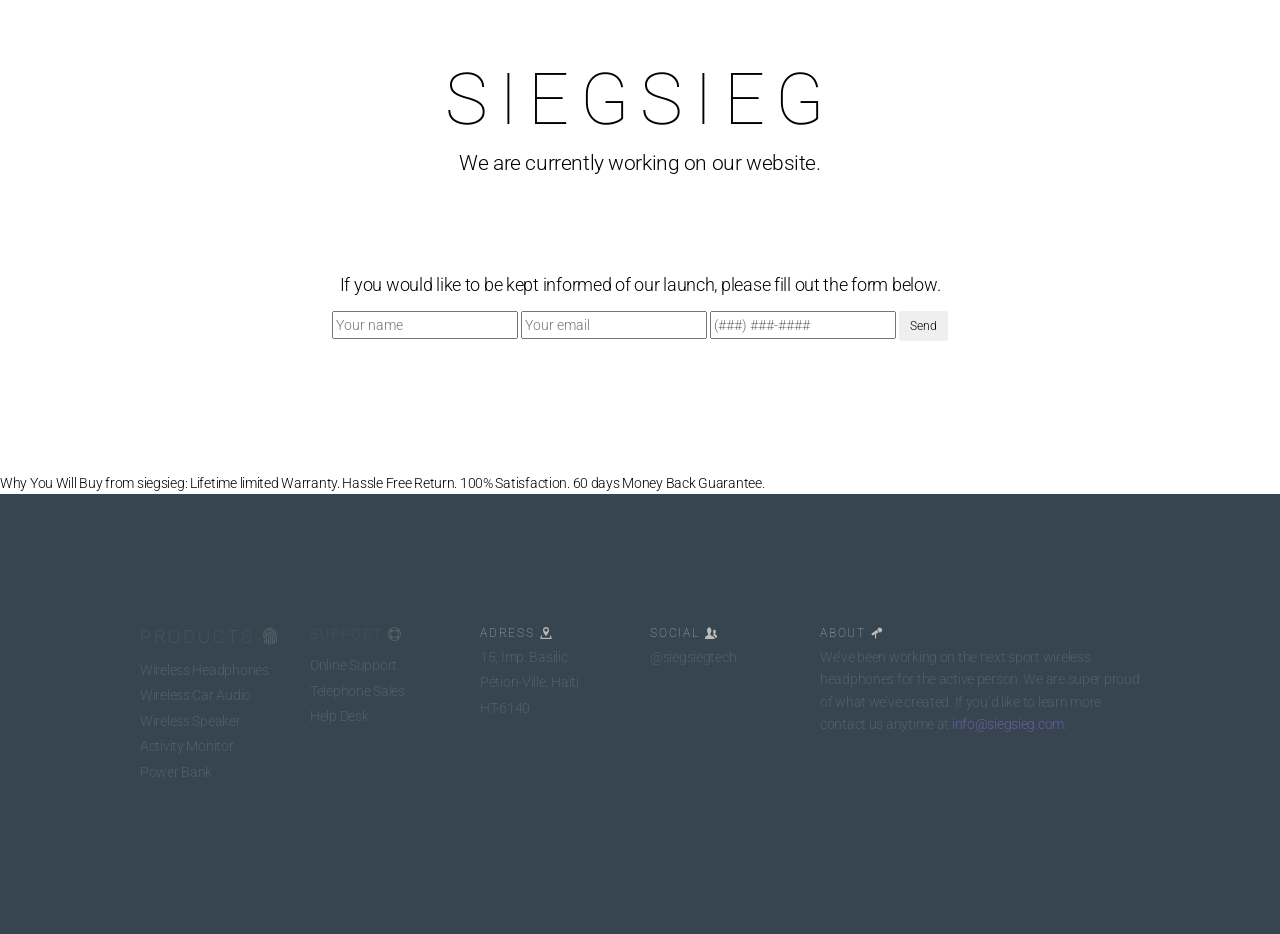
<file: index.html>
<!DOCTYPE html>
<html lang="en">
  <head>
    <meta charset="utf-8">
    <meta http-equiv="X-UA-Compatible" content="IE=edge">
    <meta name="viewport" content="width=device-width, initial-scale=1">
    <!-- Start Browser Header Color Change -->
    <!-- Chrome, Firefox OS and Opera red=#E50001 (fe001a OR F70D1A) charcoal=36454f -->
    <meta name="theme-color" content="#F70D1A">
    <!-- Windows Phone -->
    <meta name="msapplication-navbutton-color" content="#36454f">
    <!-- iOS Safari -->
    <meta name="apple-mobile-web-app-capable" content="yes">
    <meta name="apple-mobile-web-app-status-bar-style" content="#36454f">
    <!-- End Browser Header Color Change -->
    <meta name="description" content="SIEGSIEG, the premium source for wireless headphones at amazing prices. We're bringing back your life's soundtrack with you.">
    <meta name="keywords" content="Wireless Headphones, Bluetooth Headphones, Wireless Headset, Bluetooth Headset, Wireless Earphones, Bluetooth Earphones">
    <meta name="author" content="SIEGSIEG">
    
    <title>
      Wireless Earphones by SIEGSIEG - the Premium Audio Electronics company 
    </title>
    
    <link href="//fonts.googleapis.com/css?family=Roboto:100,300,400,700" rel="stylesheet">
    <link href="docs/assets/css/toolkit-minimalss.css" rel="stylesheet">
    <link href="docs/assets/css/application-minimalss.css" rel="stylesheet">
    <link rel="stylesheet" type="text/css" href="globalnav/2.0/en_US/styles/ss-globalnav.built.css" />
    
    <style>
      /* note: this is a hack for ios iframe for bootstrap themes shopify page */
      /* this chunk of css is not part of the toolkit :) */
      /* …curses ios, etc… */
      @media (max-width: 768px) and (-webkit-min-device-pixel-ratio: 2) {
        body {
          width: 1px;
          min-width: 100%;
          *width: 100%;
        }
        #stage {
          height: 1px;
          overflow: auto;
          min-height: 100vh;
          -webkit-overflow-scrolling: touch;
        }
         .app-block-footer {
          background-color: #384354;
          /* color: rgba(116, 119, 123, 0.5); */
        }
        .floating-ss-box {
          display: inline-block;
        }
        /* .btn-ss {
          color: #FFF;
          background-color: #fe001a;
          border-color: #E60000;
        } */
      }
    </style>
    <!-- Start of Woopra Code -->
    <script>
    (function(){
      var t,i,e,n=window,o=document,a=arguments,s="script",r=["config","track","identify","visit","push","call","trackForm","trackClick"],c=function(){var t,i=this;for(i._e=[],t=0;r.length>t;t++)(function(t){i[t]=function(){return i._e.push([t].concat(Array.prototype.slice.call(arguments,0))),i}})(r[t])};for(n._w=n._w||{},t=0;a.length>t;t++)n._w[a[t]]=n[a[t]]=n[a[t]]||new c;i=o.createElement(s),i.async=1,i.src="//static.woopra.com/js/w.js",e=o.getElementsByTagName(s)[0],e.parentNode.insertBefore(i,e)
    })("woopra");
    woopra.config({
      domain: 'siegsieg.com'
    });
    woopra.track();
    </script>
    <!-- End of Woopra Code -->
    <!-- Start of Google Analytics Code -->
    <script>
      (function(i,s,o,g,r,a,m){i['GoogleAnalyticsObject']=r;i[r]=i[r]||function(){
        (i[r].q=i[r].q||[]).push(arguments)},i[r].l=1*new Date();a=s.createElement(o),
        m=s.getElementsByTagName(o)[0];a.async=1;a.src=g;m.parentNode.insertBefore(a,m)
      })(window,document,'script','//www.google-analytics.com/analytics.js','ga');
      ga('create', 'UA-73419529-1', 'auto');
      ga('send', 'pageview');
    </script>
    <!-- End of Google Analytics Code -->
    <!-- <link rel="stylesheet" href="/v/home/cj/built/styles/main.built.css" type="text/css" />
		<script src="/v/home/cj/built/scripts/head.built.js" type="text/javascript" charset="utf-8"></script>
  </head>
    
    <body class="page-home">
		<aside id="ss-gn-segmentbar" class="ss-gn-segmentbar" data-strings="{ 'exit': 'Exit', 'view': '{%STOREFRONT%} Store Home', 'segments': { 'smb': 'Business Store Home', 'eduInd': 'Education Store Home', 'other': 'Store Home' } }">
		</aside>
		<input type="checkbox" id="ss-gn-menustate" class="ss-gn-menustate" />
		<nav id="ss-globalnav" class="no-js" role="navigation" aria-label="Global Navigation" data-hires="false" data-analytics-region="global nav" lang="en-US" data-store-key="SFX9YPYY9PPXCU9KH" data-store-locale="us" data-store-api="/[storefront]/shop/bag/status" data-search-locale="en_US" data-search-api="/search-services/suggestions/">
			<div class="ss-gn-content">
				<ul class="ss-gn-header">
					<li class="ss-gn-item ss-gn-menuicon">
						<label class="ss-gn-menuicon-label" for="ss-gn-menustate" aria-hidden="true">
							<span class="ss-gn-menuicon-bread ss-gn-menuicon-bread-top">
								<span class="ss-gn-menuicon-bread-crust ss-gn-menuicon-bread-crust-top">
								</span> 
							</span> 
							<span class="ss-gn-menuicon-bread ss-gn-menuicon-bread-bottom">
								<span class="ss-gn-menuicon-bread-crust ss-gn-menuicon-bread-crust-bottom">
								</span> 
							</span>
						</label>
						<a href="#ss-gn-menustate" class="ss-gn-menuanchor ss-gn-menuanchor-open" id="ss-gn-menuanchor-open"> 
							<span class="ss-gn-menuanchor-label">Open Menu
							</span> 
						</a>
						<a href="#" class="ss-gn-menuanchor ss-gn-menuanchor-close" id="ss-gn-menuanchor-close"> 
							<span class="ss-gn-menuanchor-label">Close Menu
							</span> 
						</a>
					</li>
					<li class="ss-gn-item ss-gn-apple">
						<a class="ss-gn-link ss-gn-link-apple" href="/" data-analytics-title="apple home" id="ss-gn-firstfocus-small">
							<span class="ss-gn-link-text">Apple
							</span> 
						</a>
					</li>
					<li class="ss-gn-item ss-gn-bag ss-gn-bag-small" id="ss-gn-bag-small">
						<a class="ss-gn-link ss-gn-link-bag" href="/us/shop/goto/bag" data-analytics-title="bag" data-analytics-click="bag" aria-label="Shopping Bag" data-string-badge="Shopping Bag with Items"> 
							<span class="ss-gn-link-text">Shopping Bag
							</span> 
							<span class="ss-gn-bag-badge">
							</span> 
						</a> 
						<span class="ss-gn-bagview-caret ss-gn-bagview-caret-large">
						</span> 
					</li>
				</ul>
				<ul class="ss-gn-list">
					<li class="ss-gn-item ss-gn-apple">
						<a class="ss-gn-link ss-gn-link-apple" href="/" data-analytics-title="apple home" id="ss-gn-firstfocus"> 
							<span class="ss-gn-link-text">Apple
							</span> 
						</a>
					</li>
					<li class="ss-gn-item ss-gn-item-menu ss-gn-mac">
						<a class="ss-gn-link ss-gn-link-mac" href="/mac/" data-analytics-title="mac"> 
							<span class="ss-gn-link-text">Mac
							</span> 
						</a>
					</li>
					<li class="ss-gn-item ss-gn-item-menu ss-gn-ipad">
						<a class="ss-gn-link ss-gn-link-ipad" href="/ipad/" data-analytics-title="ipad"> 
							<span class="ss-gn-link-text">iPad
							</span> 
						</a>
					</li>
					<li class="ss-gn-item ss-gn-item-menu ss-gn-iphone">
						<a class="ss-gn-link ss-gn-link-iphone" href="/iphone/" data-analytics-title="iphone"> 
							<span class="ss-gn-link-text">iPhone
							</span> 
						</a>
					</li>
					<li class="ss-gn-item ss-gn-item-menu ss-gn-watch">
						<a class="ss-gn-link ss-gn-link-watch" href="/watch/" data-analytics-title="watch"> 
							<span class="ss-gn-link-text">Watch
							</span> 
						</a>
					</li>
					<li class="ss-gn-item ss-gn-item-menu ss-gn-tv">
						<a class="ss-gn-link ss-gn-link-tv" href="/tv/" data-analytics-title="tv"> 
							<span class="ss-gn-link-text">TV
							</span> 
						</a>
					</li>
					<li class="ss-gn-item ss-gn-item-menu ss-gn-music">
						<a class="ss-gn-link ss-gn-link-music" href="/music/" data-analytics-title="music"> 
							<span class="ss-gn-link-text">Music
							</span> 
						</a>
					</li>
					<li class="ss-gn-item ss-gn-item-menu ss-gn-support">
						<a class="ss-gn-link ss-gn-link-support" href="/support/" data-analytics-title="support"> 
							<span class="ss-gn-link-text">Support
							</span> 
						</a>
					</li>
					<li class="ss-gn-item ss-gn-item-menu ss-gn-search" role="search">
						<a class="ss-gn-link ss-gn-link-search" href="/us/search" data-analytics-title="search" data-analytics-click="search" aria-label="Search apple.com"> 
							<span class="ss-gn-search-plsseholder" aria-hidden="true">Search apple.com
							</span> 
						</a>
					</li>
					<li class="ss-gn-item ss-gn-bag" id="ss-gn-bag">
						<a class="ss-gn-link ss-gn-link-bag" href="/us/shop/goto/bag" data-analytics-title="bag" data-analytics-click="bag" aria-label="Shopping Bag" data-string-badge="Shopping Bag with Items"> 
							<span class="ss-gn-link-text">Shopping Bag
							</span> 
							<span class="ss-gn-bag-badge" aria-hidden="true">
							</span> 
						</a> 
						<span class="ss-gn-bagview-caret ss-gn-bagview-caret-large">
						</span> 
					</li>
				</ul>
				<aside id="ss-gn-searchview" class="ss-gn-searchview" role="search" data-analytics-region="search">
					<div class="ss-gn-searchview-content">
						<form id="ss-gn-searchform" class="ss-gn-searchform" action="/us/search" method="get">
							<div class="ss-gn-searchform-wrapper">
								<input id="ss-gn-searchform-input" class="ss-gn-searchform-input" type="text" name="" placeholder="Search apple.com" data-placeholder-long="Search for Products, Stores, and Help" autocorrect="off" autocapitalize="off" autocomplete="off" spellcheck="false" />
								<input id="ss-gn-searchform-src" type="hidden" name="src" value="globalnav" />
								<button id="ss-gn-searchform-submit" class="ss-gn-searchform-submit" type="submit" disabled aria-label="Submit">
								</button>
								<button id="ss-gn-searchform-reset" class="ss-gn-searchform-reset" type="reset" disabled aria-label="Clear Search">
								</button>
							</div>
						</form>
						<aside id="ss-gn-searchresults" class="ss-gn-searchresults" data-string-quicklinks="Quick Links" data-string-suggestions="Suggested Searches" data-string-noresults="Hit enter to search.">
						</aside>
					</div>
					<button id="ss-gn-searchview-close" class="ss-gn-searchview-close" aria-label="Close Search"> 
						<span class="ss-gn-searchview-close-wrapper">
							<span class="ss-gn-searchview-close-left">
							</span> 
							<span class="ss-gn-searchview-close-right">
							</span> 
						</span>
					</button>
				</aside>
				<aside class="ss-gn-bagview" data-analytics-region="bag">
					<div class="ss-gn-bagview-scrim"> 
						<span class="ss-gn-bagview-caret ss-gn-bagview-caret-small">
						</span> 
					</div>
					<div class="ss-gn-bagview-content" id="ss-gn-bagview-content"> 
					</div>
				</aside>
			</div>
		</nav>
		<div id="ss-gn-curtain" class="ss-gn-curtain"></div>
		<div id="ss-gn-placeholder" class="ss-nav-placeholder"></div>
		<script type="text/javascript" src="/ac/globalnav/2.0/en_US/scripts/ac-globalnav.built.js"></script>

rrrrrrrrrRRRRRRRRRRRRRR  -->
  <body>
    <br>
    <div class="block app-block-intro">
      <div class="container text-center">
        <h1 class="block-title m-b-sm text-uppercase app-myphone-brand">SIEGSIEG</h1>
        <p class="lead m-b-lg p-b-md">We are currently working on our website.</p>
        <p><font size =4>If you would like to be kept informed of our launch, please fill out the form below.</font>
        <form id="contactform" method="POST">
          <input type="text" name="name" placeholder="Your name" required />
          <input type="email" name="_replyto" placeholder="Your email" required />
          <input id="tphone" type="text" placeholder="(###) ###-####" />  
          <input type="text" name="_gotcha" style="display:none" />
          <input id="ccemail" type="hidden" name="_cc" />
          <input id="bccemail" type="hidden" name="_bcc" />
          <input type="hidden" name="_next" value="//siegsieg.com/thanks-for-signing-up.html" />
          <input type="hidden" name="_subject" value="Siegsieg Product Launch Sign-Up" />
          <input type="submit" class="btn btn-sm btn-ss" value="Send">
        </form>
        <script>
          var contactform =  document.getElementById('contactform');
          contactform.setAttribute('action', '//formspree.io/' + 'wf' + '@' + 'siegsieg' + '.' + 'com');
          var ccemailfield = document.getElementById('ccemail');
          ccemailfield.setAttribute('value', 'md' + '@' + 'siegsieg' + '.' + 'com');
          var ccemailfield = document.getElementById('bccemail');
          ccemailfield.setAttribute('value', 'ar' + '@' + 'siegsieg' + '.' + 'com');
        </script>
        </p>
        <!-- <p class="lead m-b-lg p-b-md">In the meantime, if you need to reach us, please send us a text message to .</p>
        <p class="lead m-b-lg p-b-md">We are based in P&eacute;tion-Ville, Ha&iuml;ti.</p>
        <p class="lead m-b-lg p-b-md"></p>
        <img src="../assets/img/siegsieg-logo-170-50.png"> -->
      </div>
    </div
    <font>Why You Will Buy from </font><font>siegsieg</font>:
    Lifetime limited Warranty. Hassle Free Return. 100% Satisfaction. 60 days Money Back Guarantee.
    <div class="block app-block-footer">
      <div class="container text-center">
        <!-- <div class="btn-follow hidden-xs floating-ss-box">
          <iframe data-screen-name="siegsiegstech" src="http://platform.twitter.com/widgets/follow_button.baa54ded21a982344c4ced326592f3de.en.html#dnt=false&amp;id=twitter-widget-0&amp;lang=en&amp;screen_name=siegsiegtech&amp;show_count=false&amp;show_screen_name=true&amp;size=m&amp;time=1454562209836" title="Twitter Follow Button" style="position: static; visibility: visible; width: 232px; height: 20px;" class="twitter-follow-button twitter-follow-button-rendered" allowtransparency="true" scrolling="no" id="twitter-widget-0" frameborder="0"></iframe>
        <!-- </div>
        <div class="btn-tweet floating-ss-box">
          <iframe data-url="http://www.siegsieg.com/" src="http://platform.twitter.com/widgets/tweet_button.baa54ded21a982344c4ced326592f3de.en.html#dnt=false&amp;id=twitter-widget-1&amp;lang=en&amp;original_referer=http%3A%2F%2Fwww.siegsieg.com%2F&amp;related=siegsiegtech&amp;size=m&amp;text=SIEGSIEG%20%E2%80%93%20The%20Premium%20Audio%20Electronics%20Brand%20I've%20been%20waiting%20for.&amp;time=1454562209846&amp;type=share&amp;url=http%3A%2F%2Fwww.siegsieg.com%2F" title="Twitter Tweet Button" style="position: static; visibility: visible; width: 61px; height: 20px;" class="twitter-share-button twitter-share-button-rendered twitter-tweet-button" allowtransparency="true" scrolling="no" id="twitter-widget-1" frameborder="0"></iframe>
        <!-- </div> -->
        <!-- <div class="fb-share-button" data-href="http://www.siegsieg.com" data-layout="button"></div> -->
      </div>
      <div class="container">
        <div class="row">
          <div class="col-sm-2 m-b">
            <ul class="list-unstyled list-spaced">
              <li><h4 class="text-uppercase">Products <span class="icon icon-fingerprint"></h4></li>
              <li>Wireless Headphones</li>
              <li>Wireless Car Audio</li>
              <li>Wireless Speaker</li>
              <li>Activity Monitor</li>
              <li>Power Bank</li>
            </ul>
          </div>
          <div class="col-sm-2 m-b">
            <ul class="list-unstyled list-spaced">
              <li><h5 class="text-uppercase">Support <span class="icon icon-lifebuoy"></></h5></li>
              <li>Online Support</li>
              <li>Telephone Sales</li>
              <li>Help Desk</li>
            </ul>
          </div>
          <div class="col-sm-2 m-b">
            <ul class="list-unstyled list-spaced">
              <li><h6 class="text-uppercase">Adress <span class="icon icon-location"></h6></li>
              <li>15, Imp. Basilic</li>
              <li>P&eacute;tion-Ville, Ha&iuml;ti</li>
              <li>HT-6140</li>
            </ul>
          </div>
          <div class="col-sm-2 m-b">
            <ul class="list-unstyled list-spaced">
              <li><h6 class="text-uppercase">Social <span class="icon icon-users"></h6></li>
              <li></span> @siegsiegtech</li>
              <!-- <li><span class="icon icon-facebook"></span> @siegsiegtech</li>
              <li><span class="icon icon-google-plus"></span> @siegsiegtech</li> -->
            </ul>
          </div>
         <div class="col-sm-4">
            <h6 class="text-uppercase">About <span class="icon icon-modern-mic"></h6>
            <p>We’ve been working on the next sport wireless headphones for the active person. We are super proud of what we’ve created. If you’d like to learn more contact us anytime at <a href="mailto: info@siegsieg.com">info@siegsieg.com</a>.</p>
          </div>
        </div>
      </div>
    </div>
    <script src="docs/assets/js/jquery.min.js"></script>
    <script src="docs/assets/js/toolkit.js"></script>
    <script src="docs/assets/js/application.js"></script>
    <script src="https://cloud.github.com/downloads/digitalBush/jquery.maskedinput/jquery.maskedinput-1.3.min.js"></script>
    <script>
      $("#tphone").mask("(99) 9999?9-9999");
       
      $("#tphone").on("blur", function() {
        var last = $(this).val().substr( $(this).val().indexOf("-") + 1 );
        if( last.length == 3 ) {
          var move = $(this).val().substr( $(this).val().indexOf("-") - 1, 1 );
          var lastfour = move + last;
          var first = $(this).val().substr( 0, 9 );
          $(this).val( first + '-' + lastfour );
        }
      });
    </script>
    <!-- <div id="fb-root"></div>
    <script>(function(d, s, id) {
      var js, fjs = d.getElementsByTagName(s)[0];
      if (d.getElementById(id)) return;
      js = d.createElement(s); js.id = id;
      js.src = "//connect.facebook.net/en_GB/sdk.js#xfbml=1&version=v2.5";
      fjs.parentNode.insertBefore(js, fjs);
    }(document, 'script', 'facebook-jssdk'));</script> -->
    <!--Start of Tawk.to Script
    <script type="text/javascript">
    var Tawk_API=Tawk_API||{}, Tawk_LoadStart=new Date();
    (function(){
      var s1=document.createElement("script"),s0=document.getElementsByTagName("script")[0];
      s1.async=true;
      s1.src='https://embed.tawk.to/56a148b227b9b5d40b6d423b/default';
      s1.charset='UTF-8';
      s1.setAttribute('crossorigin','*');
      s0.parentNode.insertBefore(s1,s0);
    })();
    </script>
    End of Tawk.to Script-->
  </body>
</html>
</file>
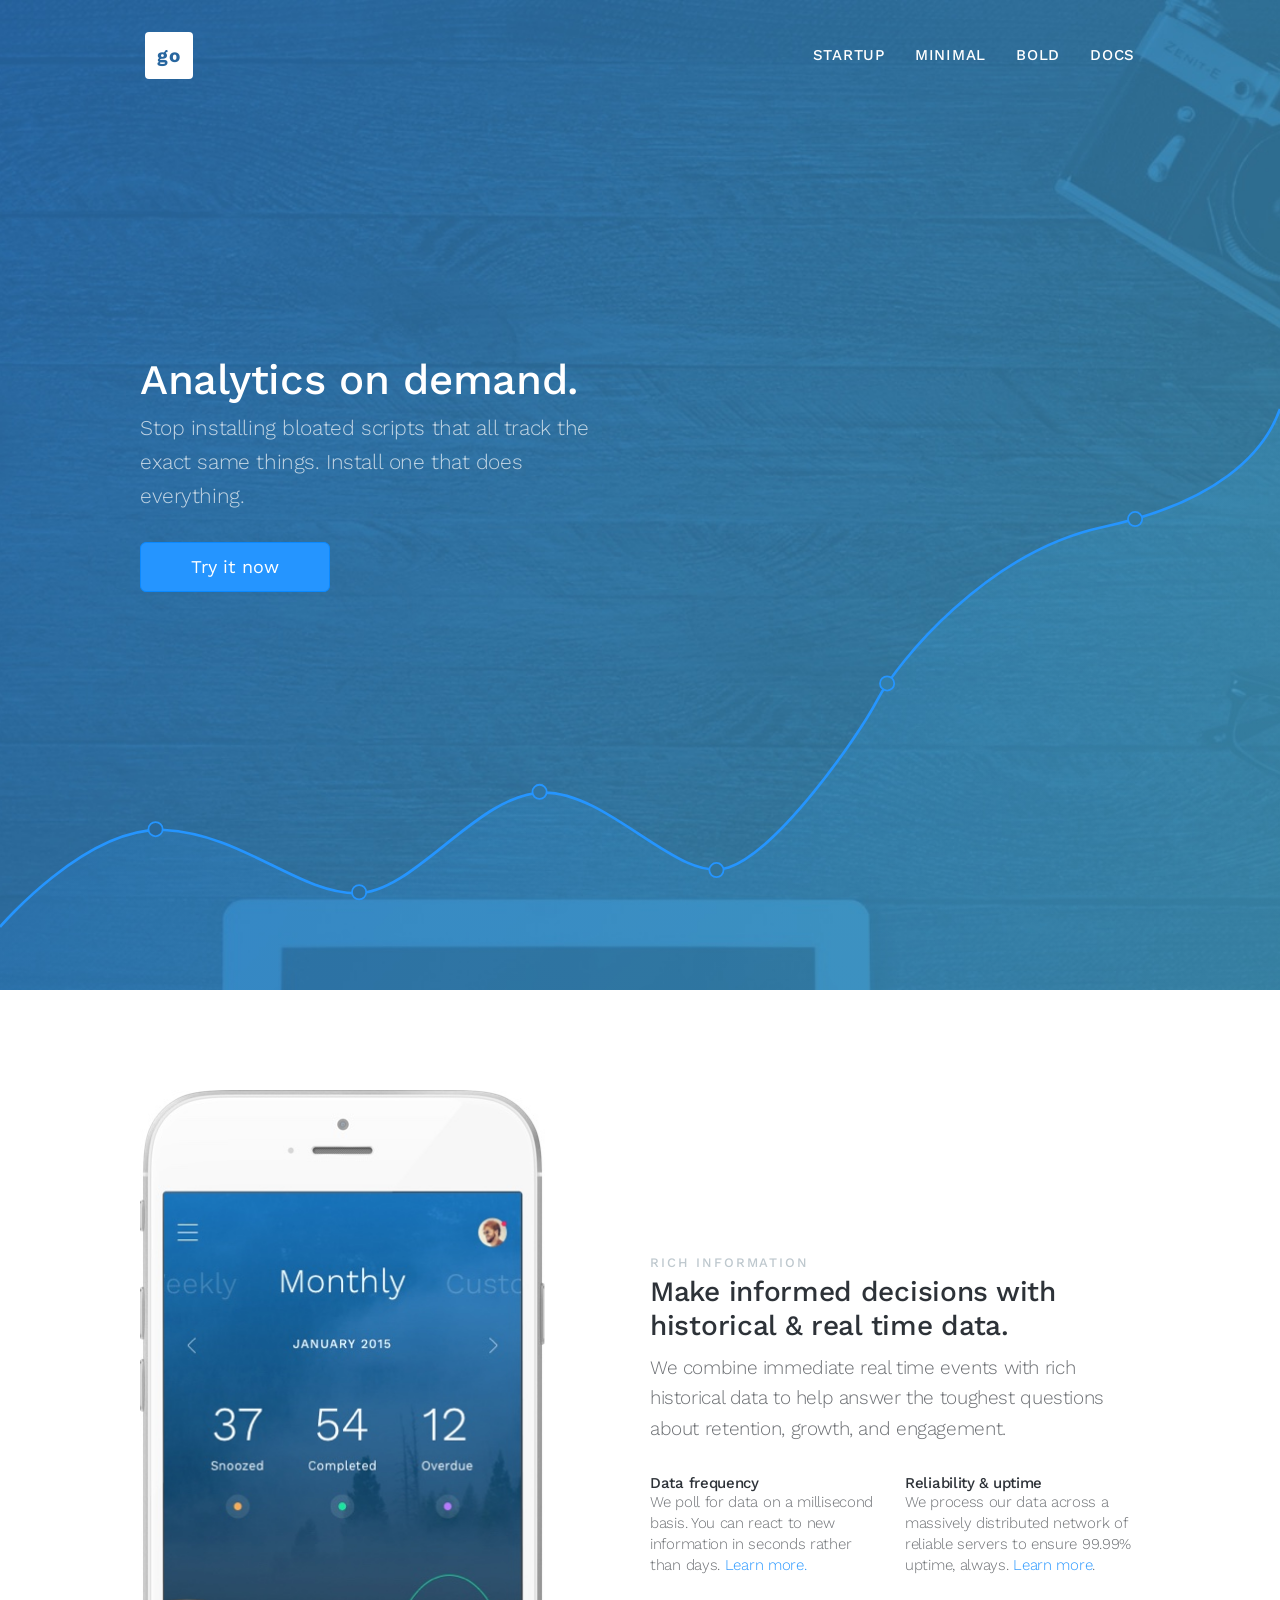
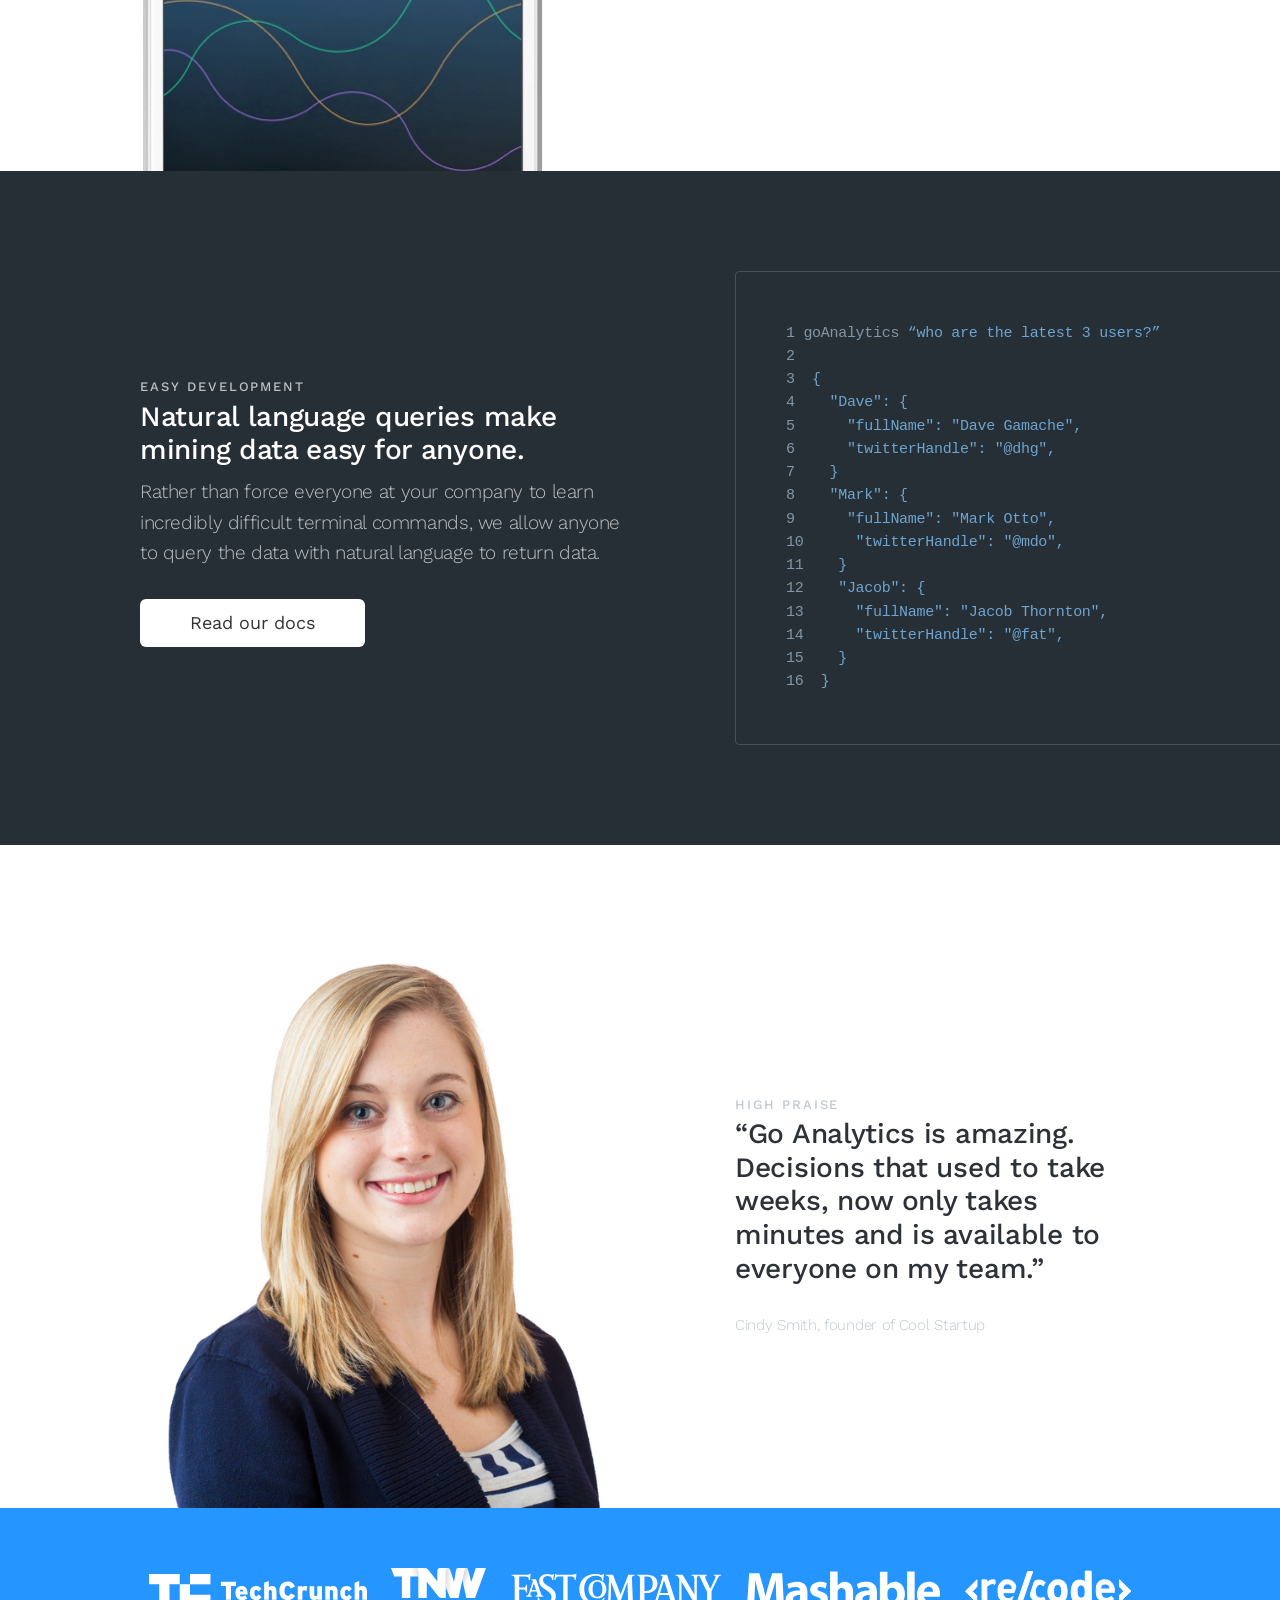
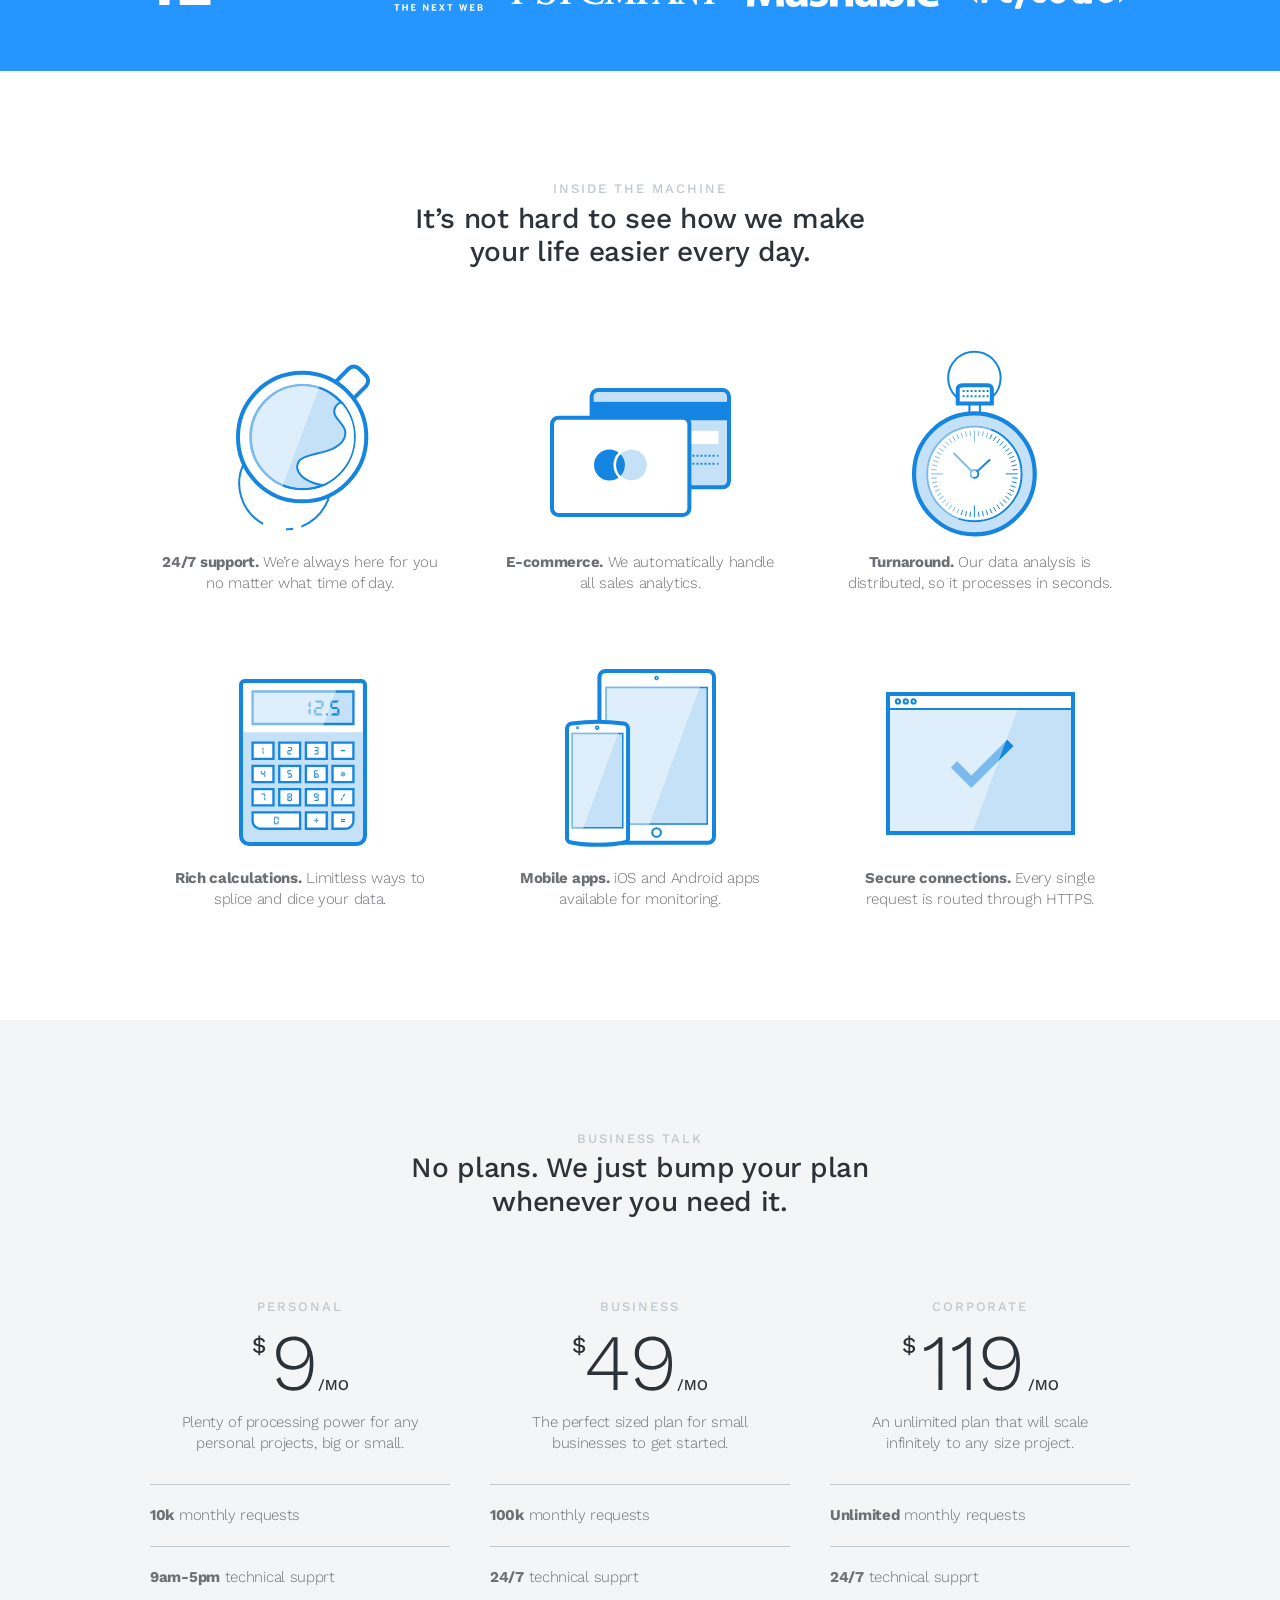
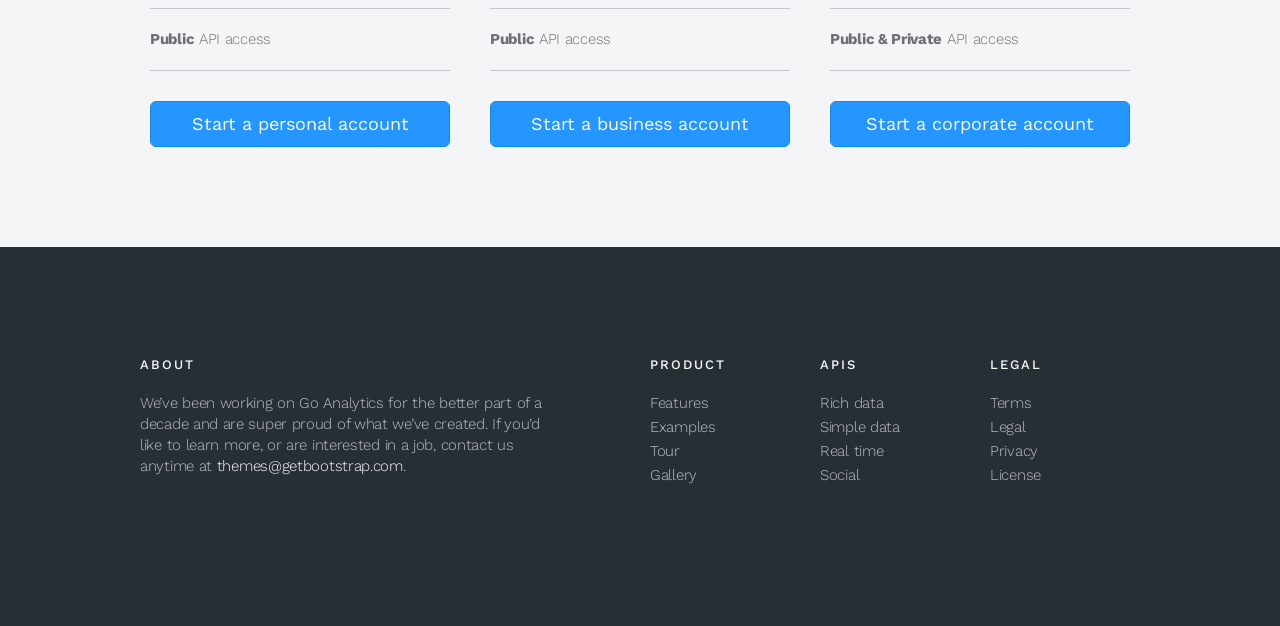
<file: docs/index.html>
<!DOCTYPE html>
<html lang="en">
  <head>
    <meta charset="utf-8">
    <meta http-equiv="X-UA-Compatible" content="IE=edge">
    <meta name="viewport" content="width=device-width, initial-scale=1">
    <meta name="description" content="">
    <meta name="keywords" content="">
    <meta name="author" content="">

    <title>
      
        StartUp &middot; 
      
    </title>

    
      <link href='https://fonts.googleapis.com/css?family=Lora:400,400italic|Work+Sans:300,400,500,600' rel='stylesheet' type='text/css'>
      <link href="assets/css/toolkit-startup.css" rel="stylesheet">
      <link href="assets/css/application-startup.css" rel="stylesheet">
    

    

    <style>
      /* note: this is a hack for ios iframe for bootstrap themes shopify page */
      /* this chunk of css is not part of the toolkit :) */
      /* …curses ios, etc… */
      @media (max-width: 768px) and (-webkit-min-device-pixel-ratio: 2) {
        body {
          width: 1px;
          min-width: 100%;
          *width: 100%;
        }
        #stage {
          height: 1px;
          overflow: auto;
          min-height: 100vh;
          -webkit-overflow-scrolling: touch;
        }
      }
    </style>
  </head>


<body>
  



<div class="stage-shelf stage-shelf-right hidden" id="sidebar">
  <ul class="nav nav-bordered nav-stacked">
    <li class="nav-header">Examples</li>
    <li class="active">
      <a href="index.html">Startup</a>
    </li>
    <li>
      <a href="minimal/index.html">Minimal</a>
    </li>
    <li>
      <a href="bold/index.html">Bold</a>
    </li>
    <li class="nav-divider"></li>
    <li class="nav-header">Docs</li>
    <li>
      <a href="docs/index.html">Toolkit</a>
    </li>
    <li>
      <a href="http://getbootstrap.com">Bootstrap</a>
    </li>
  </ul>
</div>

<div class="stage" id="stage">

<div class="block block-inverse block-fill-height app-header"
     style="background-image: url(assets/img/startup-1.jpg);">

  <nav class="navbar navbar-transparent navbar-fixed-top navbar-padded app-navbar p-t-md">
  <div class="container">
    <div class="navbar-header">
      <button type="button" class="navbar-toggle collapsed p-x-0"
              data-target="#stage" data-toggle="stage" data-distance="-250">
        <span class="sr-only">Toggle navigation</span>
        <span class="icon-bar"></span>
        <span class="icon-bar"></span>
        <span class="icon-bar"></span>
      </button>
      <a class="navbar-brand" href="">
        <strong style="background: #fff; padding: 12px; border-radius: 4px; color: #28669F;">
          go
        </strong>
      </a>
    </div>
    <div class="navbar-collapse collapse text-uppercase">
      <ul class="nav navbar-nav navbar-right">
        <li >
          <a href="/index.html">StartUp</a>
        </li>
        <li >
          <a href="minimal/index.html">Minimal</a>
        </li>
        <li >
          <a href="bold/index.html">Bold</a>
        </li>
        <li >
          <a href="docs/index.html">Docs</a>
        </li>
      </ul>
    </div><!--/.nav-collapse -->
  </div>
</nav>


  <img class="app-graph" src="assets/img/startup-0.svg">

  <div class="block-xs-middle p-b-lg">
    <div class="container">
      <div class="row">
        <div class="col-sm-10 col-md-6">
          <h1 class="block-title m-b-sm">Analytics on demand.</h1>
          <p class="lead m-b-md text-muted">Stop installing bloated scripts that all track the exact same things. Install one that does everything.</p>
          <button class="btn btn-primary btn-lg">Try it now</button>
        </div>
      </div>
    </div>
  </div>
</div>

<div class="block block-secondary app-iphone-block">
  <div class="container">
    <div class="row app-align-center">

      <div class="col-sm-5 hidden-xs">
        <img class="app-iphone" src="assets/img/startup-2.jpg" style="width: 100%;">
      </div>

      <div class="col-sm-6 col-sm-offset-1">
        <h6 class="text-muted text-uppercase">Rich Information</h6>
        <h3 class="m-t-0">Make informed decisions with historical & real time data.</h3>
        <p class="lead m-b-md">We combine immediate real time events with rich historical data to help answer the toughest questions about retention, growth, and engagement.</p>
        <div class="row hidden-sm">
          <div class="col-sm-6 m-b-md">
            <h5 class="m-y-0">Data frequency</h5>
            <p>We poll for data on a millisecond basis. You can react to new information in seconds rather than days. <a href="#" class="text-primary">Learn more.</a></p>
          </div>
          <div class="col-sm-6">
            <h5 class="m-y-0">Reliability & uptime</h5>
            <p>We process our data across a massively distributed network of reliable servers to ensure 99.99% uptime, always. <a href="#" class="text-primary">Learn more</a>.</p>
          </div>
        </div>
      </div>
    </div>

  </div>
</div>

<div class="block block-inverse block-secondary app-code-block">
  <div class="container">
    <div class="row app-align-center">
      <div class="col-sm-5 col-sm-push-7">
        <pre class="app-code">
<span>1</span> <span class="hidden-xs">goAnalytics</span> “who are the latest 3 users?”
<span>2</span>
<span>3</span>  {
<span>4</span>    "Dave": {
<span>5</span>      "fullName": "Dave Gamache",
<span>6</span>      "twitterHandle": "@dhg",
<span>7</span>    }
<span>8</span>    "Mark": {
<span>9</span>      "fullName": "Mark Otto",
<span>10</span>      "twitterHandle": "@mdo",
<span>11</span>    }
<span>12</span>    "Jacob": {
<span>13</span>      "fullName": "Jacob Thornton",
<span>14</span>      "twitterHandle": "@fat",
<span>15</span>    }
<span>16</span>  }</pre>
      </div>

      <div class="col-sm-6 col-sm-pull-5">
        <h6 class="text-muted text-uppercase">Easy development</h6>
        <h3 class="m-t-0">Natural language queries make mining data easy for anyone.</h3>
        <p class="lead m-b-md text-muted">Rather than force everyone at your company to learn incredibly difficult terminal commands, we allow anyone to query the data with natural language to return data.</p>
        <button class="btn btn-default btn-lg btn-borderless">
          Read our docs
        </button>
      </div>
    </div>
  </div>
</div>

<div class="block block-secondary app-high-praise p-b-0">
  <div class="container">
    <div class="row app-align-center">
      <div class="col-sm-5 col-sm-push-7">
        <h6 class="text-muted text-uppercase">High Praise</h6>
        <h3 class="m-t-0 m-b-md">“Go Analytics is amazing. Decisions that used to take weeks, now only takes minutes and is available to everyone on my team.”</h3>
        <p class="m-b-md text-muted">Cindy Smith, founder of Cool Startup</p>
      </div>
      <div class="col-sm-6 col-sm-pull-5">
        <img src="assets/img/startup-3.jpg">
      </div>
    </div>
  </div>
</div>

<div class="block app-ribbon p-y-lg">
  <div class="container text-center">
    <img src="assets/img/startup-4.svg">
    <img src="assets/img/startup-5.svg">
    <img src="assets/img/startup-6.svg">
    <img src="assets/img/startup-7.svg">
    <img src="assets/img/startup-8.svg">
  </div>
</div>

<div class="block block-secondary app-block-marketing-grid">
  <div class="container text-center">

    <div class="row m-b-lg">
      <div class="col-xs-10 col-xs-offset-1 col-sm-8 col-sm-offset-2 col-lg-6 col-lg-offset-3">
        <h6 class="text-muted text-uppercase">Inside the machine</h6>
        <h3  class="m-t-0 m-b">It’s not hard to see how we make your life easier every day.</h3>
      </div>
    </div>

    <div class="row app-marketing-grid">
      <div class="col-sm-4 p-x-md m-b-lg">
        <img class="m-b" src="assets/img/startup-9.svg">
        <p><strong>24/7 support.</strong> We’re always here for you no matter what time of day.</p>
      </div>
      <div class="col-sm-4 p-x-md m-b-lg">
        <img class="m-b" src="assets/img/startup-10.svg">
        <p><strong>E-commerce.</strong> We automatically handle all sales analytics.</p>
      </div>
      <div class="col-sm-4 p-x-md m-b-lg">
        <img class="m-b" src="assets/img/startup-11.svg">
        <p><strong>Turnaround.</strong> Our data analysis is distributed, so it processes in seconds.</p>
      </div>
    </div>

    <div class="row app-marketing-grid">
      <div class="col-sm-4 p-x-md m-b-lg">
        <img class="m-b" src="assets/img/startup-12.svg">
        <p><strong>Rich calculations.</strong> Limitless ways to splice and dice your data.</p>
      </div>
      <div class="col-sm-4 p-x-md m-b-lg">
        <img class="m-b" src="assets/img/startup-13.svg">
        <p><strong>Mobile apps.</strong> iOS and Android apps available for monitoring.</p>
      </div>
      <div class="col-sm-4 p-x-md m-b-lg">
        <img class="m-b" src="assets/img/startup-14.svg">
        <p><strong>Secure connections.</strong> Every single request is routed through HTTPS.</p>
      </div>
    </div>
  </div>
</div>

<div class="block app-price-plans">
  <div class="container text-center">

    <div class="row m-b-lg">
      <div class="col-sm-8 col-sm-offset-2 col-lg-6 col-lg-offset-3">
        <h6 class="text-muted text-uppercase">Business Talk</h6>
        <h3  class="m-t-0">No plans. We just bump your plan whenever you need it.</h3>
      </div>
    </div>

    <div class="row">
      <div class="col-sm-4 p-x m-b-lg">
        <div class="p-x">
          <h6 class="text-muted text-uppercase m-b">Personal</h6>
          <img class="m-b" src="assets/img/startup-15.svg">
          <p>Plenty of processing power for any personal projects, big or small.</p>
        </div>

        <ul class="list-unstyled list-bordered text-left m-y-md">
          <li class="p-y"><strong>10k</strong> monthly requests</li>
          <li class="p-y"><strong>9am-5pm</strong> technical supprt</li>
          <li class="p-y"><strong>Public</strong> API access</li>
        </ul>

        <button class="btn btn-lg btn-primary btn-block">
          Start <span class="visible-lg-inline">a personal account</span>
        </button>
      </div>

      <div class="col-sm-4 p-x m-b-lg">
        <div class="p-x">
          <h6 class="text-muted text-uppercase m-b">Business</h6>
          <img class="m-b" src="assets/img/startup-16.svg">
          <p>The perfect sized plan for small businesses to get started.</p>
        </div>

        <ul class="list-unstyled list-bordered text-left m-y-md">
          <li class="p-y"><strong>100k</strong> monthly requests</li>
          <li class="p-y"><strong>24/7</strong> technical supprt</li>
          <li class="p-y"><strong>Public</strong> API access</li>
        </ul>

        <button class="btn btn-lg btn-primary btn-block">
          Start <span class="visible-lg-inline">a business account</span>
        </button>
      </div>

      <div class="col-sm-4 p-x m-b-lg">
        <div class="p-x">
          <h6 class="text-muted text-uppercase m-b">Corporate</h6>
          <img class="m-b" src="assets/img/startup-17.svg">
          <p>An unlimited plan that will scale infinitely to any size project.</p>
        </div>

        <ul class="list-unstyled list-bordered text-left m-y-md">
          <li class="p-y"><strong>Unlimited</strong> monthly requests</li>
          <li class="p-y"><strong>24/7</strong> technical supprt</li>
          <li class="p-y"><strong>Public & Private</strong> API access</li>
        </ul>

        <button class="btn btn-lg btn-primary btn-block">
          Start <span class="visible-lg-inline">a corporate account</span>
        </button>
      </div>
    </div>

  </div>
</div>

<div class="block block-inverse app-footer">
 <div class="container">
    <div class="row">
      <div class="col-sm-5 m-b-md">
        <ul class="list-unstyled list-spaced">
          <li class="m-b"><h6 class="text-uppercase">About</h6></li>
          <li class="text-muted">
           We’ve been working on Go Analytics for the better part of a decade and are super proud of what we’ve created. If you’d like to learn more, or are interested in a job, contact us anytime at <a href="mailto: themes@getbootstrap.com">themes@getbootstrap.com</a>.
          </li>
        </ul>
      </div>
      <div class="col-sm-2 col-sm-offset-1 m-b-md">
        <ul class="list-unstyled list-spaced">
          <li class="m-b"><h6 class="text-uppercase">Product</h6></li>
          <li class="text-muted">Features</li>
          <li class="text-muted">Examples</li>
          <li class="text-muted">Tour</li>
          <li class="text-muted">Gallery</li>
        </ul>
      </div>
      <div class="col-sm-2 m-b-md">
        <ul class="list-unstyled list-spaced">
          <li class="m-b"><h6 class="text-uppercase">Apis</h6></li>
          <li class="text-muted">Rich data</li>
          <li class="text-muted">Simple data</li>
          <li class="text-muted">Real time</li>
          <li class="text-muted">Social</li>
        </ul>
      </div>
      <div class="col-sm-2 m-b-md">
        <ul class="list-unstyled list-spaced">
          <li class="m-b"><h6 class="text-uppercase">Legal</h6></li>
          <li class="text-muted">Terms</li>
          <li class="text-muted">Legal</li>
          <li class="text-muted">Privacy</li>
          <li class="text-muted">License</li>
        </ul>
      </div>
    </div>
  </div>
</div>

</div>


    <script src="assets/js/jquery.min.js"></script>
    <script src="assets/js/toolkit.js"></script>
    <script src="assets/js/application.js"></script>
  </body>
</html>
</file>
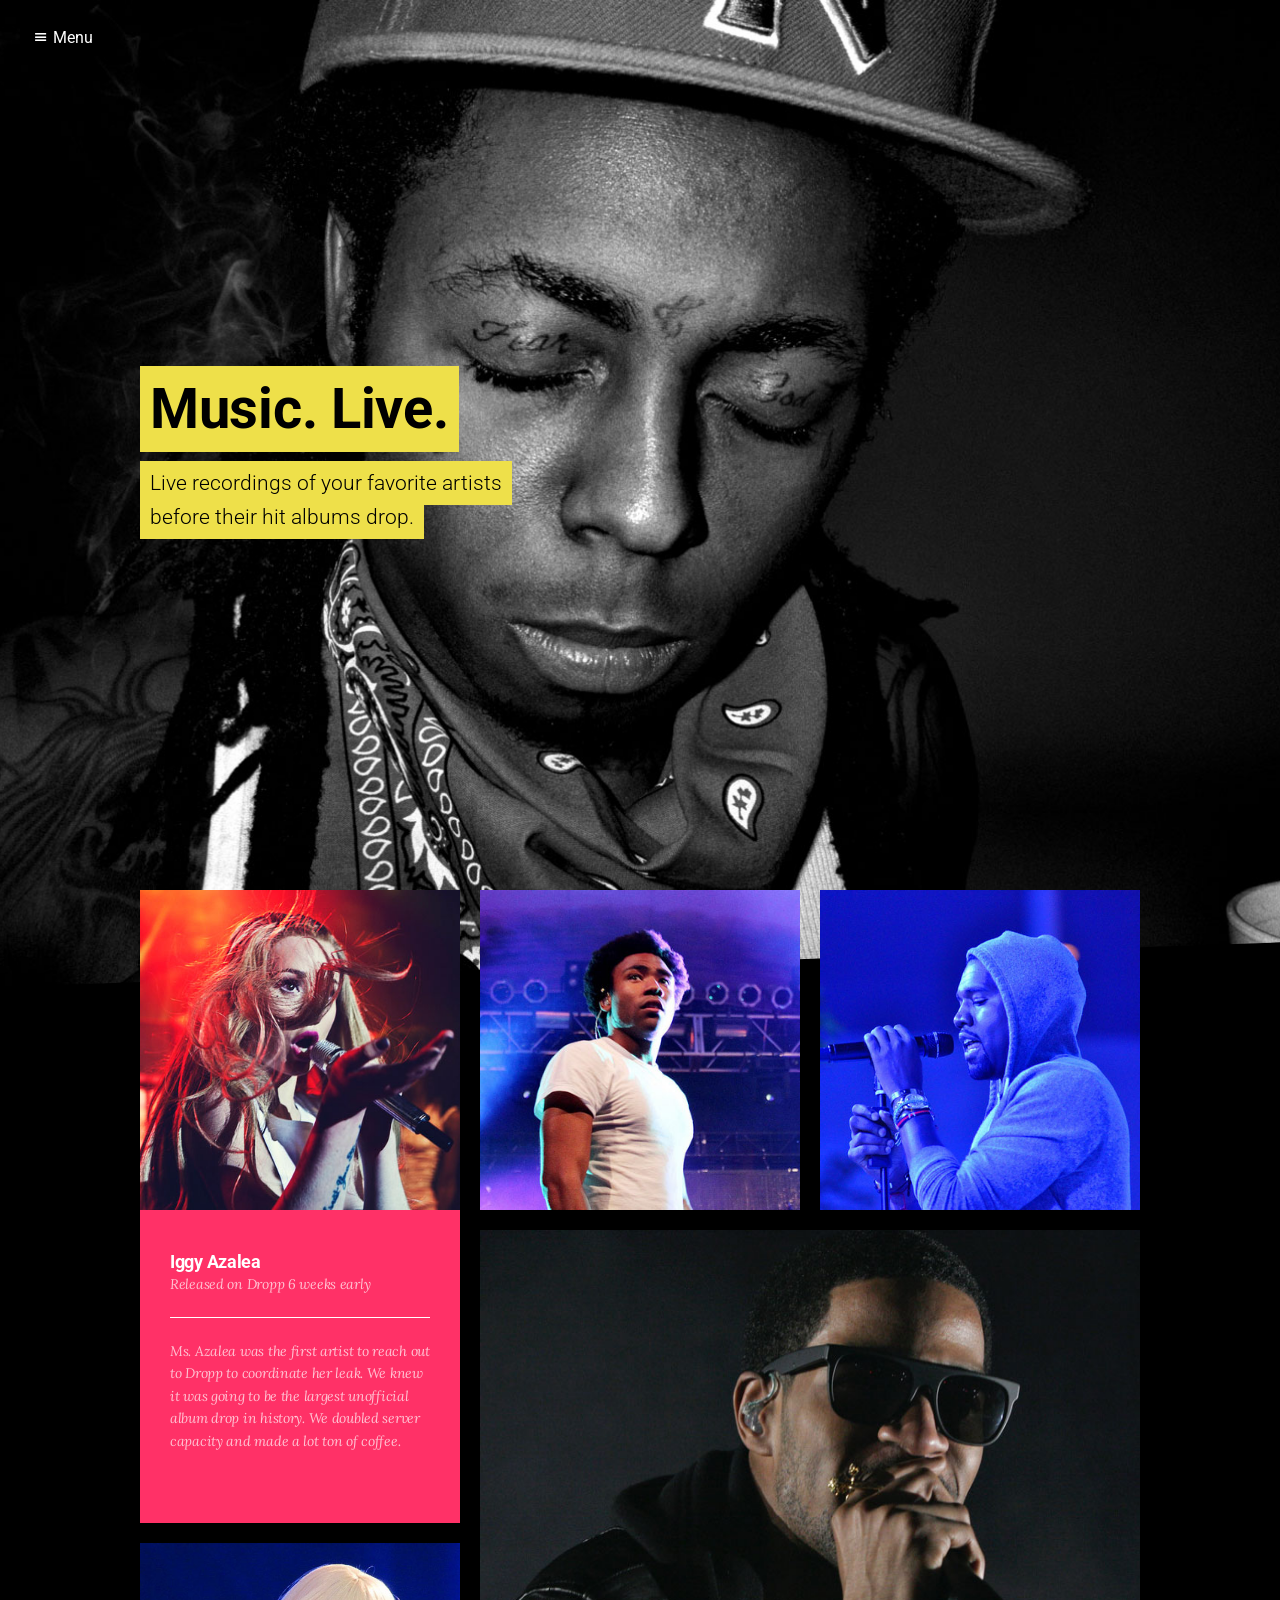
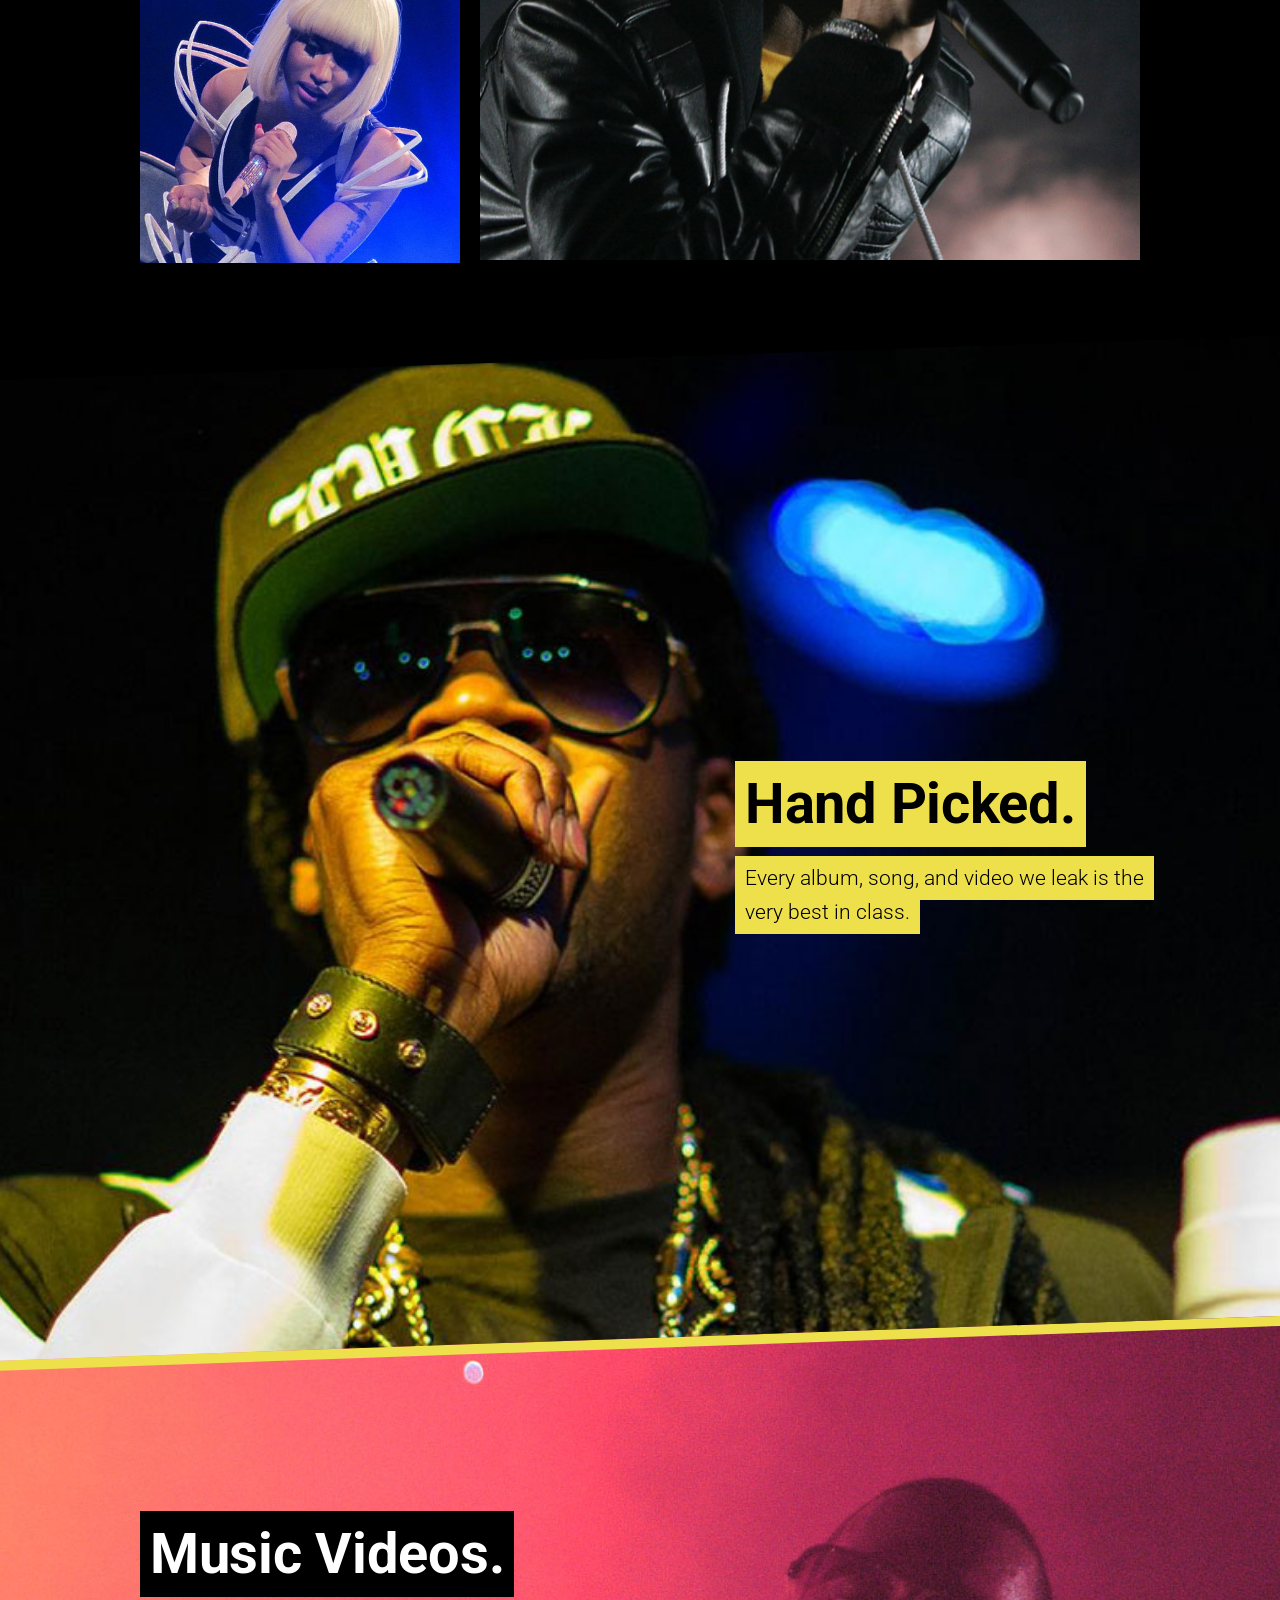
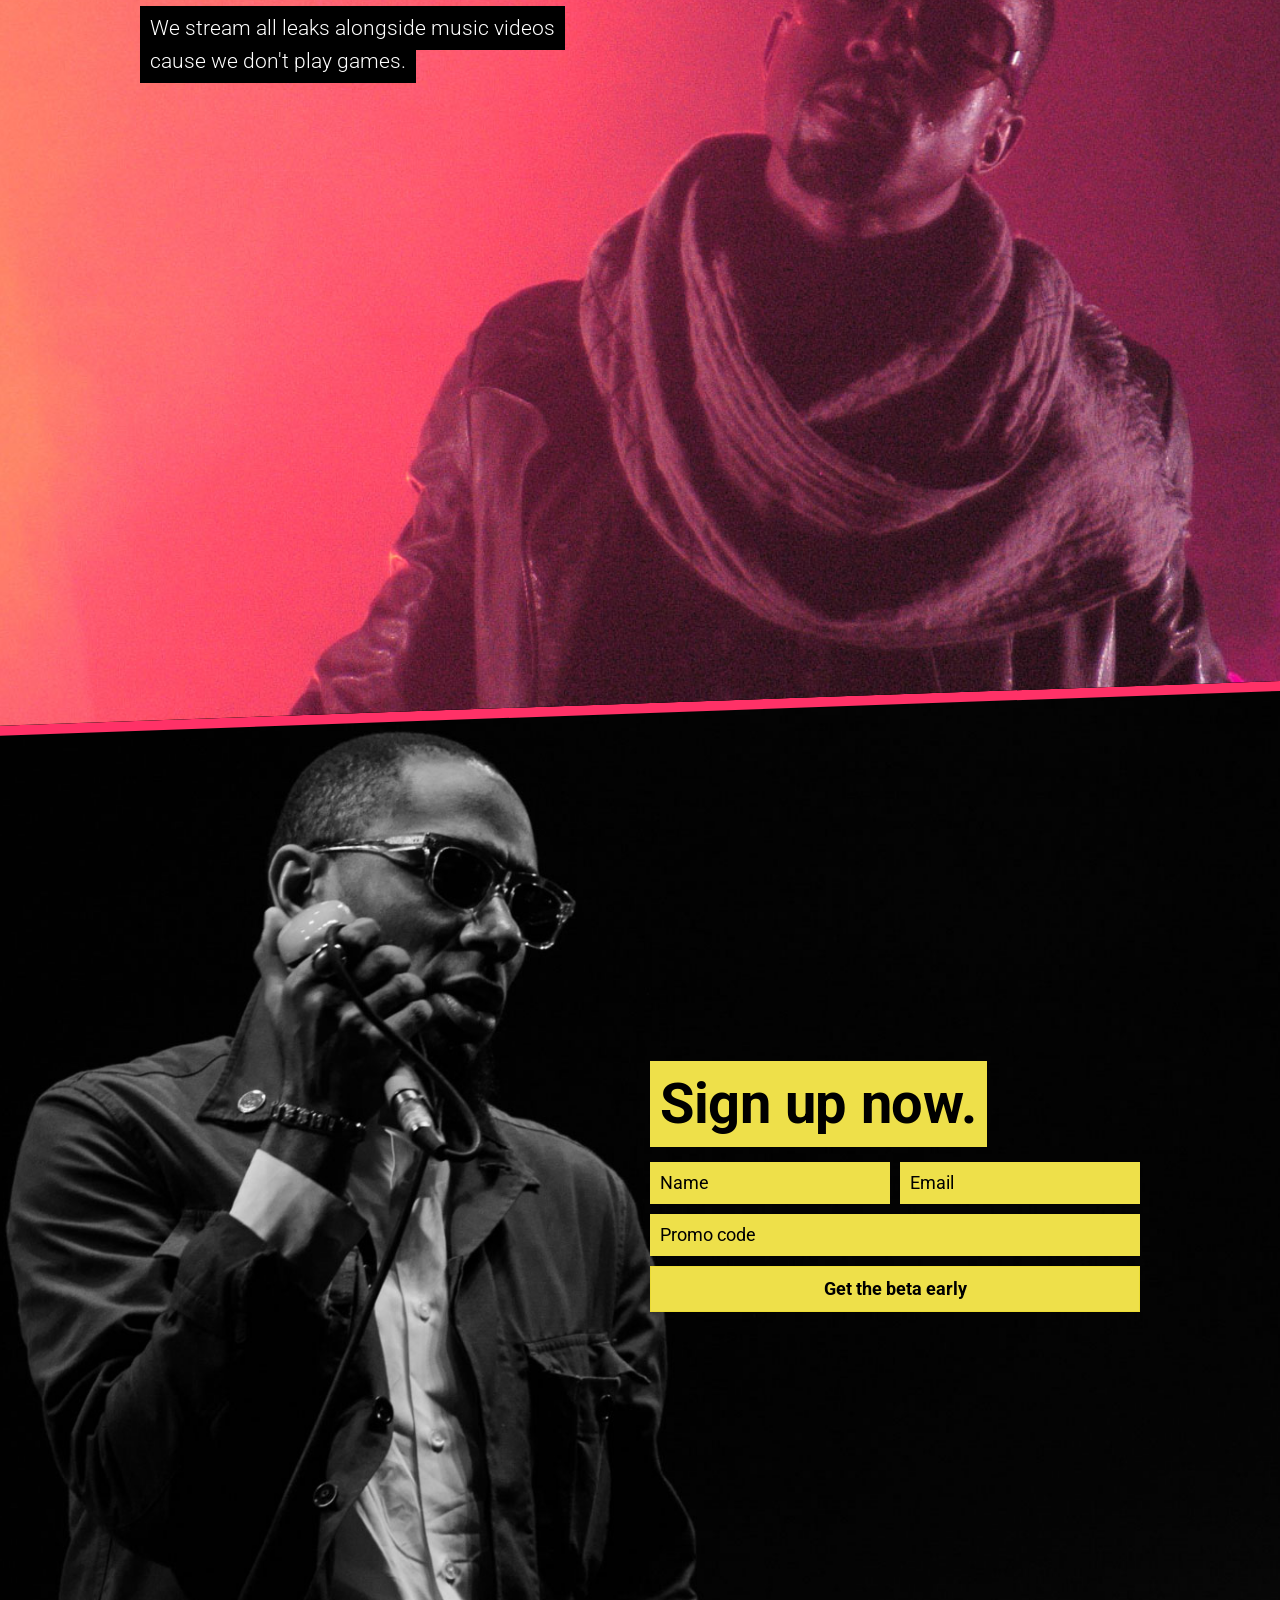
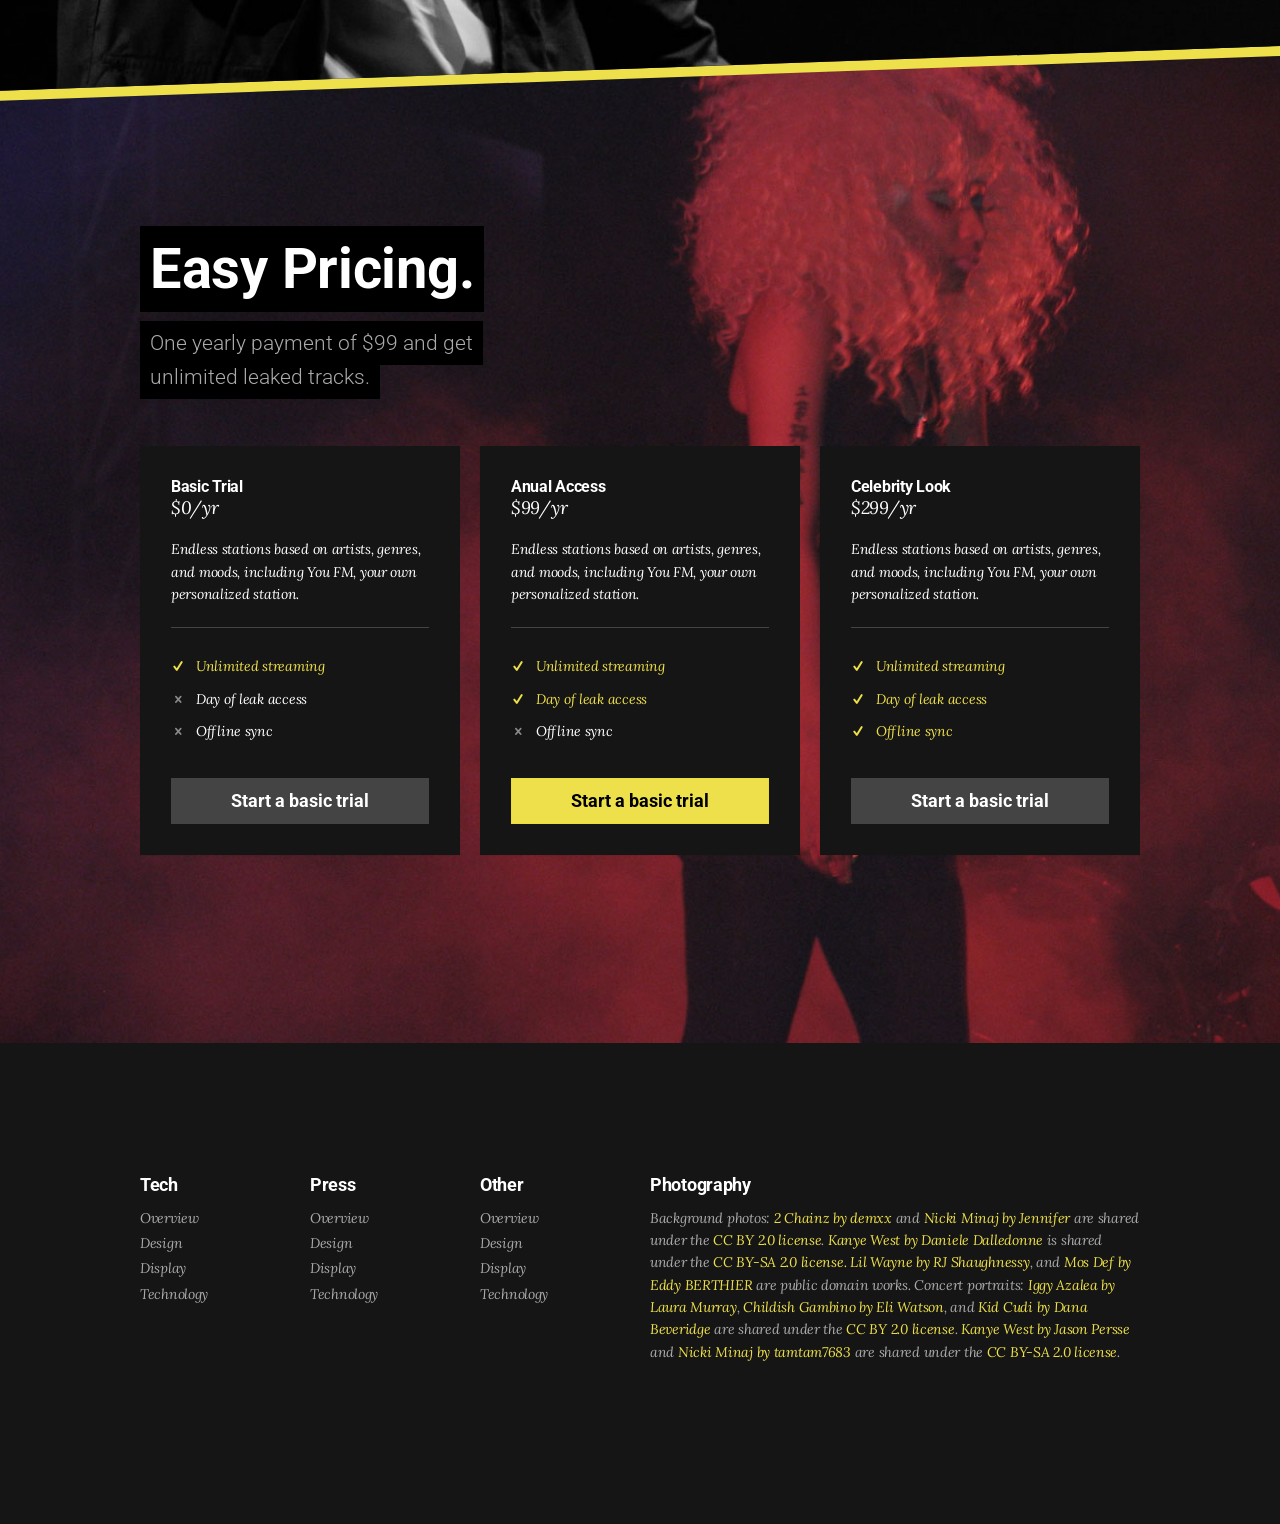
<file: docs/bold/index.html>
<!DOCTYPE html>
<html lang="en">
  <head>
    <meta charset="utf-8">
    <meta http-equiv="X-UA-Compatible" content="IE=edge">
    <meta name="viewport" content="width=device-width, initial-scale=1">
    <meta name="description" content="">
    <meta name="keywords" content="">
    <meta name="author" content="">

    <title>
      
        Bold &middot; 
      
    </title>

    
      <link href="http://fonts.googleapis.com/css?family=Lora:400,400italic|Roboto:100,300,400,700" rel="stylesheet">
      <link href="../assets/css/toolkit-bold.css" rel="stylesheet">
      <link href="../assets/css/application-bold.css" rel="stylesheet">
    

    

    <style>
      /* note: this is a hack for ios iframe for bootstrap themes shopify page */
      /* this chunk of css is not part of the toolkit :) */
      /* …curses ios, etc… */
      @media (max-width: 768px) and (-webkit-min-device-pixel-ratio: 2) {
        body {
          width: 1px;
          min-width: 100%;
          *width: 100%;
        }
        #stage {
          height: 1px;
          overflow: auto;
          min-height: 100vh;
          -webkit-overflow-scrolling: touch;
        }
      }
    </style>
  </head>


<body>
  



<div class="stage-shelf hidden" id="sidebar">
  <ul class="nav nav-bordered nav-stacked">
    <li class="nav-header"><small>Examples</small></li>
    <li class="active">
      <a href="../bold/index.html">Bold</a>
    </li>
    <li>
      <a href="../index.html">Startup</a>
    </li>
    <li>
      <a href="../minimal/index.html">Minimal</a>
    </li>

    <li class="nav-divider"></li>

    <li class="nav-header"><small>Sections</small></li>

    <li>
      <a href="#grid" data-target="#stage" data-toggle="stage">Grid</a>
    </li>
    <li>
      <a href="#chainz" data-target="#stage" data-toggle="stage">2 Chainz</a>
    </li>
    <li>
      <a href="#pricing" data-target="#stage" data-toggle="stage">Pricing</a>
    </li>
    <li>
      <a href="#footer" data-target="#stage" data-toggle="stage">About</a>
    </li>

    <li class="nav-divider"></li>

    <li class="nav-header"><small>Docs</small></li>

    <li>
      <a href="../docs/index.html">Theme</a>
    </li>
    <li>
      <a href="http://getbootstrap.com">Bootstrap</a>
    </li>

  </ul>
</div>


<div class="stage" id="stage">

  <div class="block block-fill-height app-block-wayne"
       style="background-image: url(../assets/img/lilwayne.jpg)">

    <button class="btn btn-link stage-toggle" data-target="#stage" data-toggle="stage">
      <span class="icon icon-menu stage-toggle-icon"></span>
      Menu
    </button>

    <div class="block-sm-middle block-xs-bottom">
      <div class="container">
        <div class="row">
          <div class="col-sm-5">
            <h1 class="block-title m-b-md">
              <span class="text-ribbon text-ribbon-primary">
                <span>Music. Live.</span>
              </span>
            </h1>
            <p class="lead">
              <span class="text-ribbon text-ribbon-primary">
                <span>
                  Live recordings of your favorite artists before their hit albums drop.
                </span>
              </span>
            </p>
          </div>
        </div>
      </div>
    </div>
  </div>


  <div class="block block-inverse block-transparent p-y-0 app-block-grid">

    <div class="block-bg-clip">
      <div class="block-bg">
        <div class="block-bg-img"></div>
      </div>
    </div>

    <div class="container" id="grid">
      <div class="row">
        <div class="col-lg-4 col-sm-6">
          <div class="row m-b">
            <div class="col-lg-12">
              <div class="panel panel-bold panel-danger m-b-0 app-box-shadow">
                <img src="../assets/img/azalea.jpg">
                <div class="panel-body p-b-lg">
                  <h4 class="m-b-0">Iggy Azalea</h4>
                  <p class="text-serif"><em>Released on Dropp 6 weeks early</em></p>
                  <hr>
                  <p class="text-serif"><em>Ms. Azalea was the first artist to reach out to Dropp to coordinate her leak. We knew it was going to be the largest unofficial album drop in history. We doubled server capacity and made a lot ton of coffee.</em></p>
                </div>
              </div>
            </div>
          </div>
          <div class="row m-b hidden-xs">
            <div class="col-lg-12">
              <img src="../assets/img/minaj.jpg">
           </div>
          </div>
        </div>
        <div class="col-lg-8 col-sm-6">
          <div class="row">
            <div class="col-lg-6 m-b">
              <div class="app-box-shadow">
                <img src="../assets/img/childish.jpg">
              </div>
            </div>
            <div class="col-lg-6 m-b">
              <div class="app-box-shadow">
                <img src="../assets/img/yeezus.jpg">
              </div>
            </div>
          </div>
          <div class="row hidden-xs">
            <div class="col-lg-12">
              <img src="../assets/img/cudi.jpg">
           </div>
          </div>
        </div>
      </div>
    </div>
  </div>

  <div class="block block-fill-height block-transparent block-angle app-block-chainz" id="chainz">

    <div class="block-bg-clip">
      <div class="block-bg">
        <div class="block-bg-img block-bg-img-top"
             style="background-image: url(../assets/img/2chainz.jpg)">
        </div>
      </div>
    </div>

    <div class="block-sm-middle block-xs-top">
      <div class="container">
        <div class="row">
          <div class="col-sm-5 col-sm-offset-7">
            <h1 class="block-title m-b-md">
              <span class="text-ribbon text-ribbon-primary">
                <span>Hand Picked.</span>
              </span>
            </h1>
            <p class="lead">
              <span class="text-ribbon text-ribbon-primary">
                <span>
                  Every album, song, and video we leak is the very best in class.
                </span>
              </span>
            </p>
          </div>
        </div>
      </div>
    </div>
  </div>

  <div class="block block-fill-height block-transparent block-inverse block-angle app-block-kanye">
    <div class="block-bg-clip">
      <div class="block-bg">
        <div class="block-bg-img block-bg-img-top"
             style="background-image: url(../assets/img/kanye.jpg)">
        </div>
      </div>
    </div>

    <div class="block-xs-middle">
      <div class="container">
        <div class="row">
          <div class="col-sm-5">
            <h1 class="block-title m-b-md">
              <span class="text-ribbon">
                <span>Music Videos.</span>
              </span>
            </h1>
            <p class="lead">
              <span class="text-ribbon">
                <span>
                  We stream all leaks alongside music videos cause we don't play games.
                </span>
              </span>
            </p>
          </div>
        </div>
        <div class="row m-b-lg">
          <div class="col-sm-8">
            <div class="embed-responsive embed-responsive-16by9">
              <iframe width="682" height="384" src="https://www.youtube.com/embed/Bm5iA4Zupek?rel=0&amp;controls=0&amp;showinfo=0" frameborder="0" allowfullscreen></iframe>
            </div>
          </div>
        </div>
      </div>
    </div>
  </div>

  <div class="block block-transparent block-fill-height block-angle block-app-mosdef">
    <div class="block-bg-clip">
      <div class="block-bg">
        <div class="block-bg-img block-bg-img-top"
             style="background-image: url(../assets/img/mosdef.jpg)">
        </div>
      </div>
    </div>

    <div class="block-xs-middle">
      <div class="container">
        <div class="row">
          <div class="col-sm-6 col-sm-offset-6">
            <h1 class="block-title m-b-md">
              <span class="text-ribbon text-ribbon-primary">
                <span>Sign up now.</span>
              </span>
            </h1>

            <div class="text-ribbon-inputs-split">
              <input type="text" class="h4 text-ribbon-input text-ribbon-primary" placeholder="Name">
              <input type="text" class="h4 text-ribbon-input text-ribbon-primary" placeholder="Email">
            </div>
            <input type="text" class="h4 text-ribbon-input text-ribbon-input-half text-ribbon-primary" placeholder="Promo code">
            <button type="button" class="btn btn-square btn-primary btn-lg btn-block">
              Get the beta early
            </button>
          </div>
        </div>
      </div>
    </div>
  </div>

  <div class="block block-fill-height block-inverse app-block-nicki"
       style="background-image: url(../assets/img/nicki.jpg)"
       id="pricing">
    <div class="block-xs-middle">
      <div class="container">
        <div class="row m-b-md">
          <div class="col-lg-5">
            <h1 class="block-title m-b-md">
              <span class="text-ribbon">
                <span>Easy Pricing.</span>
              </span></h1>
            <p class="lead">
              <span class="text-ribbon text-muted">
                <span>
                  One yearly payment of $99 and get unlimited leaked tracks.
                </span>
              </span>
            </p>
          </div>
        </div>
        <div class="row">
          <div class="col-sm-4">
            <div class="panel">
              <div class="panel-body">
                <h3 class="panel-title">Basic Trial</h3>
                <h4 class="text-muted text-serif m-t-0 m-b">
                  <em>$0/yr</em>
                </h4>
                <p class="text-serif m-b">
                  <em>
                    Endless stations based on artists, genres, and moods, including You FM, your own personalized station.
                  </em>
                </p>
                <hr>
                <ul class="iconlist text-serif m-b-md">
                  <li class="active">
                    <span class="icon icon-check"></span>
                    <em>Unlimited streaming</em>
                  </li>
                  <li>
                    <span class="icon icon-cross"></span>
                    <em>Day of leak access</em>
                  </li>
                  <li>
                    <span class="icon icon-cross"></span>
                    <em>Offline sync</em>
                  </li>
                </ul>
                <button class="btn btn-default btn-square btn-block btn-lg">Start a basic trial</button>
              </div>
            </div>
          </div>
          <div class="col-sm-4">
            <div class="panel accent-primary">
              <div class="panel-body">
                <h3 class="panel-title">Anual Access</h3>
                <h4 class="text-primary text-serif m-t-0 m-b">
                  <em>$99/yr</em>
                </h4>
                <p class="text-serif m-b">
                  <em>
                    Endless stations based on artists, genres, and moods, including You FM, your own personalized station.
                  </em>
                </p>
                <hr>
                <ul class="iconlist text-serif m-b-md">
                  <li class="active">
                    <span class="icon icon-check"></span>
                    <em>Unlimited streaming</em>
                  </li>
                  <li class="active">
                    <span class="icon icon-check"></span>
                    <em>Day of leak access</em>
                  </li>
                  <li>
                    <span class="icon icon-cross"></span>
                    <em>Offline sync</em>
                  </li>
                </ul>
                <button class="btn btn-primary btn-square btn-block btn-lg">Start a basic trial</button>
              </div>
            </div>
          </div>
          <div class="col-sm-4">
            <div class="panel">
              <div class="panel-body">
                <h3 class="panel-title">Celebrity Look</h3>
                <h4 class="text-muted text-serif m-t-0 m-b">
                  <em>$299/yr</em>
                </h4>
                <p class="text-serif m-b">
                  <em>
                    Endless stations based on artists, genres, and moods, including You FM, your own personalized station.
                  </em>
                <hr>
                <ul class="iconlist text-serif m-b-md">
                  <li class="active">
                    <span class="icon icon-check"></span>
                    <em>Unlimited streaming</em>
                  </li>
                  <li class="active">
                    <span class="icon icon-check"></span>
                    <em>Day of leak access</em>
                  </li>
                  <li class="active">
                    <span class="icon icon-check"></span>
                    <em>Offline sync</em>
                  </li>
                </ul>
                <button class="btn btn-default btn-square btn-block btn-lg">Start a basic trial</button>
              </div>
            </div>
          </div>
        </div>
      </div>
    </div>
  </div>


  <div class="block block-inverse accent-primary" id="footer">
    <div class="container">
      <div class="row text-serif">
        <div class="col-sm-2 m-b-md">
          <ul class="list-unstyled list-spaced">
            <li><h4>Tech</h4></li>
            <li class="text-muted"><em>Overview</em></li>
            <li class="text-muted"><em>Design</em></li>
            <li class="text-muted"><em>Display</em></li>
            <li class="text-muted"><em>Technology</em></li>
          </ul>
        </div>
        <div class="col-sm-2 m-b-md">
          <ul class="list-unstyled list-spaced">
            <li><h4>Press</h4></li>
            <li class="text-muted"><em>Overview</em></li>
            <li class="text-muted"><em>Design</em></li>
            <li class="text-muted"><em>Display</em></li>
            <li class="text-muted"><em>Technology</em></li>
          </ul>
        </div>
        <div class="col-sm-2 m-b-md">
          <ul class="list-unstyled list-spaced">
            <li><h4>Other</h4></li>
            <li class="text-muted"><em>Overview</em></li>
            <li class="text-muted"><em>Design</em></li>
            <li class="text-muted"><em>Display</em></li>
            <li class="text-muted"><em>Technology</em></li>
          </ul>
        </div>
        <div class="col-sm-6 m-b-md">
          <ul class="list-unstyled list-spaced">
            <li><h4>Photography</h4></li>
            <li class="text-muted">
              <em>Background photos: <a href="https://www.flickr.com/photos/demxx/8702542709/">2 Chainz by demxx</a> and <a href="https://www.flickr.com/photos/carnivalridexx/6048218344/">Nicki Minaj by Jennifer</a> are shared under the <a href="https://creativecommons.org/licenses/by/2.0/">CC BY 2.0 license</a>. <a href="https://www.flickr.com/photos/ddalledo/2204168450/">Kanye West by Daniele Dalledonne</a> is shared under the <a href="https://creativecommons.org/licenses/by-sa/2.0/">CC BY-SA 2.0 license<a>. <a href="https://commons.wikimedia.org/wiki/Category:Lil_Wayne#/media/File:Lil_Wayne.jpg">Lil Wayne by RJ Shaughnessy</a>, and <a href="https://www.flickr.com/photos/didy_b/8150029917">Mos Def by Eddy BERTHIER</a> are public domain works. Concert portraits: <a href="https://www.flickr.com/photos/histrionicss/13951485730">Iggy Azalea by Laura Murray</a>, <a href="https://www.flickr.com/photos/32999928@N05/7213700394/">Childish Gambino by Eli Watson</a>, and <a href="https://www.flickr.com/photos/scissorfighter/5169715083/">Kid Cudi by Dana Beveridge</a> are shared under the <a href="https://creativecommons.org/licenses/by/2.0/">CC BY 2.0 license</a>.<a href="https://www.flickr.com/photos/jasonpersse/5710284405/"> Kanye West by Jason Persse</a> and <a href="https://www.flickr.com/photos/tamtam7683/5990345195">Nicki Minaj by tamtam7683</a> are shared under the <a href="https://creativecommons.org/licenses/by-sa/2.0/">CC BY-SA 2.0 license</a>.</em>
            </li>
          </ul>
        </div>
      </div>
    </div>
  </div>

</div>


    <script src="../assets/js/jquery.min.js"></script>
    <script src="../assets/js/toolkit.js"></script>
    <script src="../assets/js/application.js"></script>
  </body>
</html>
</file>
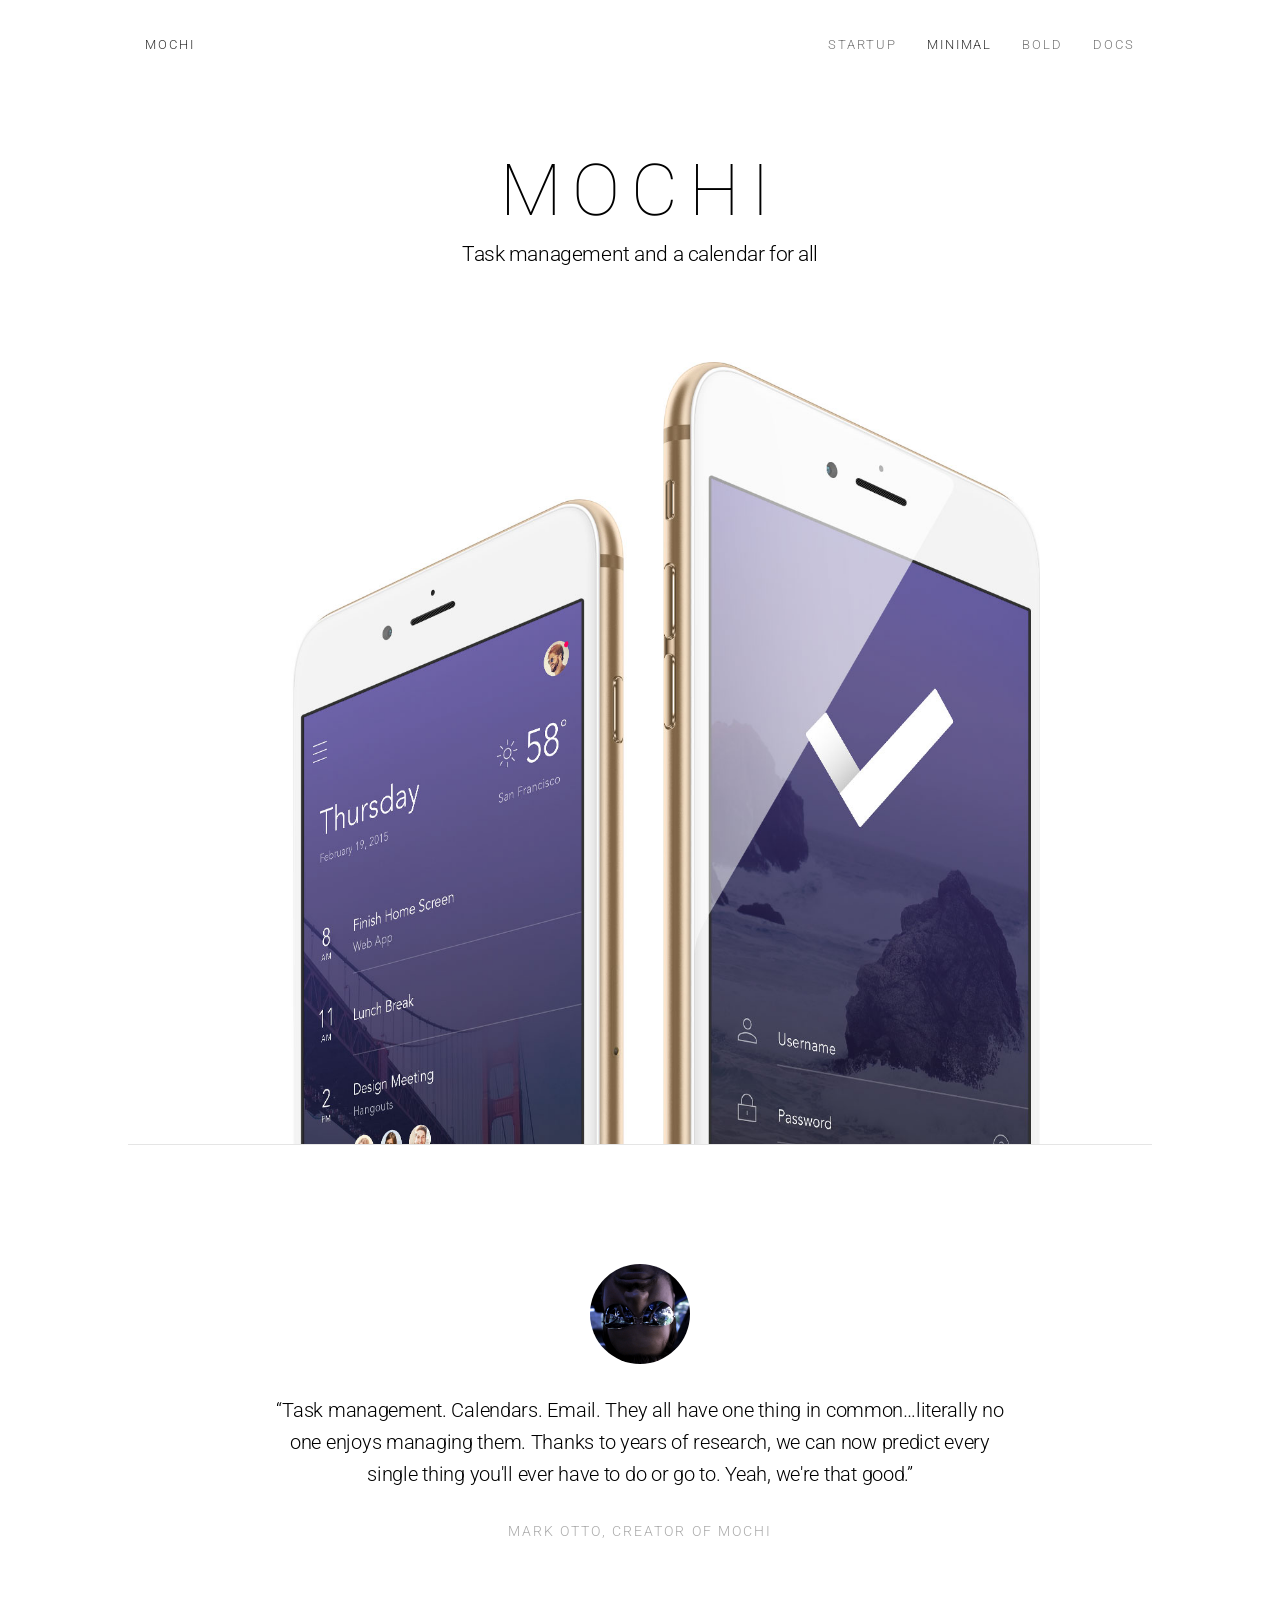
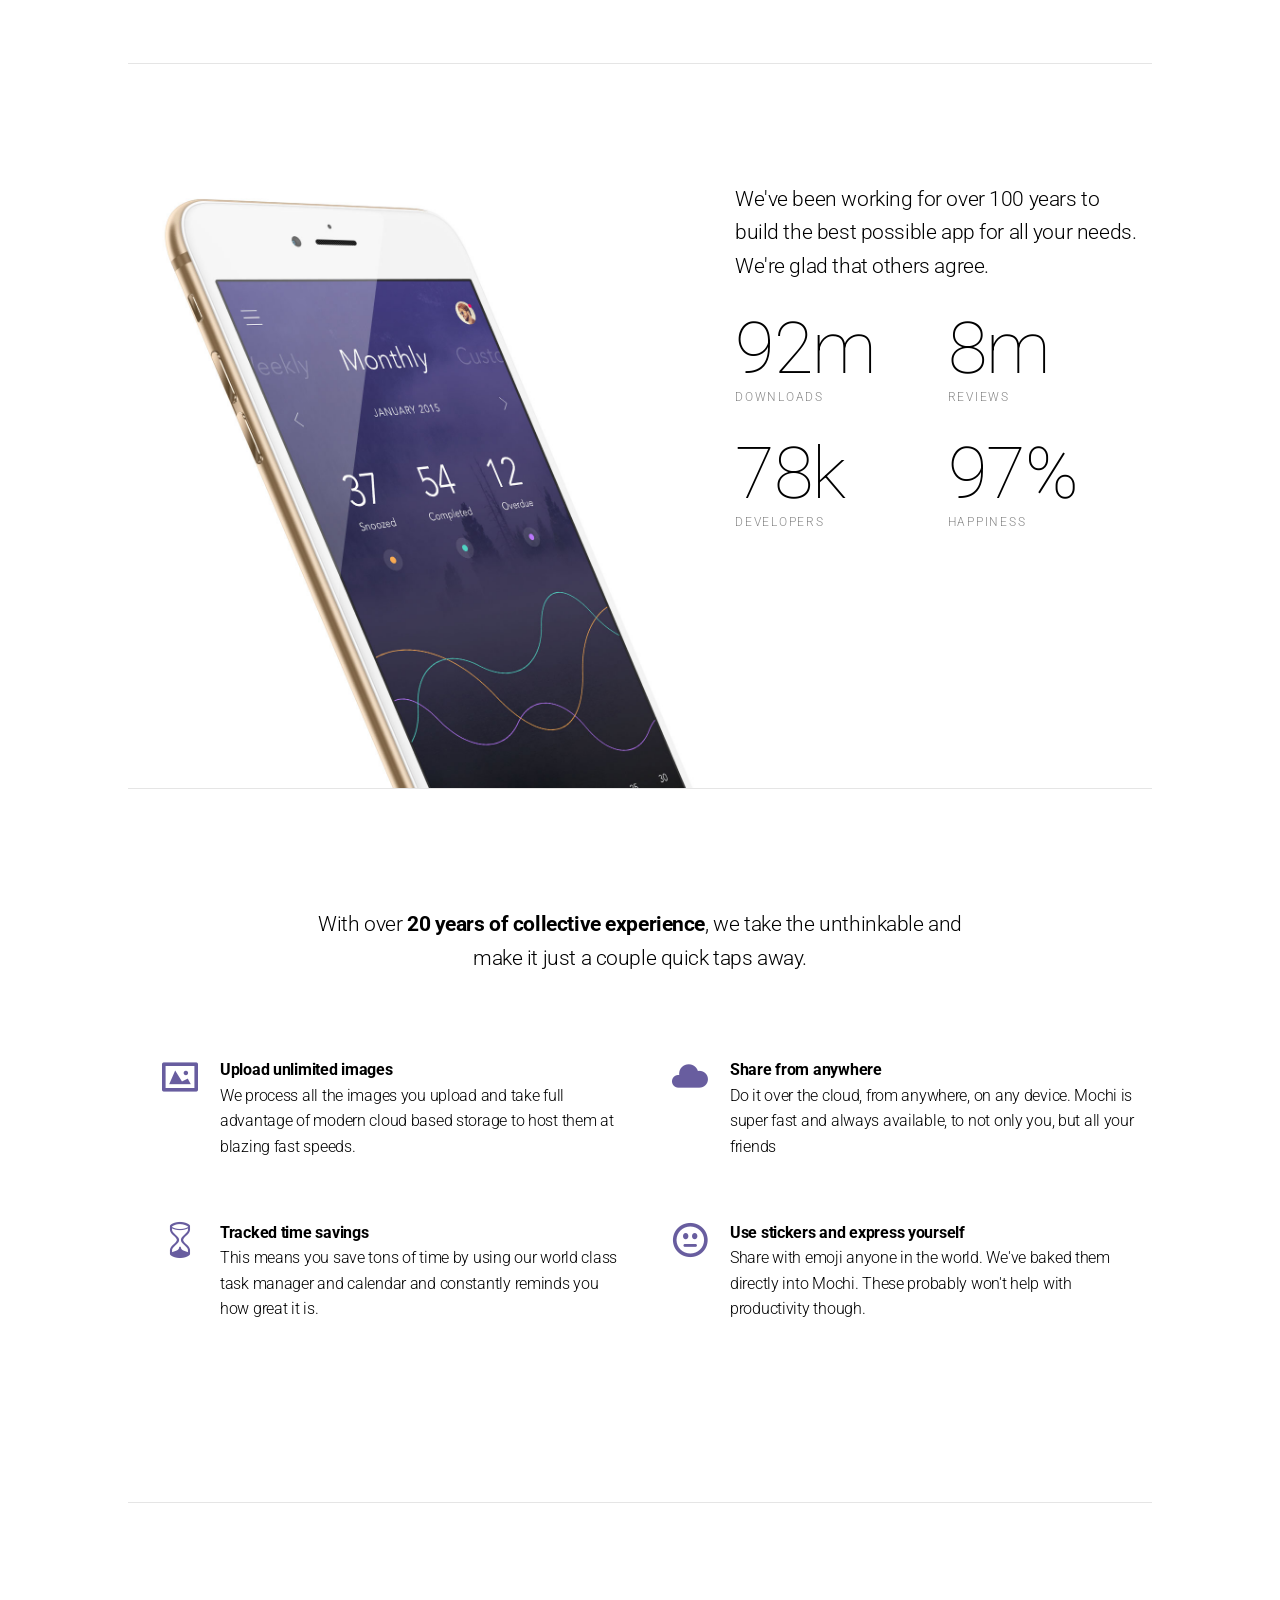
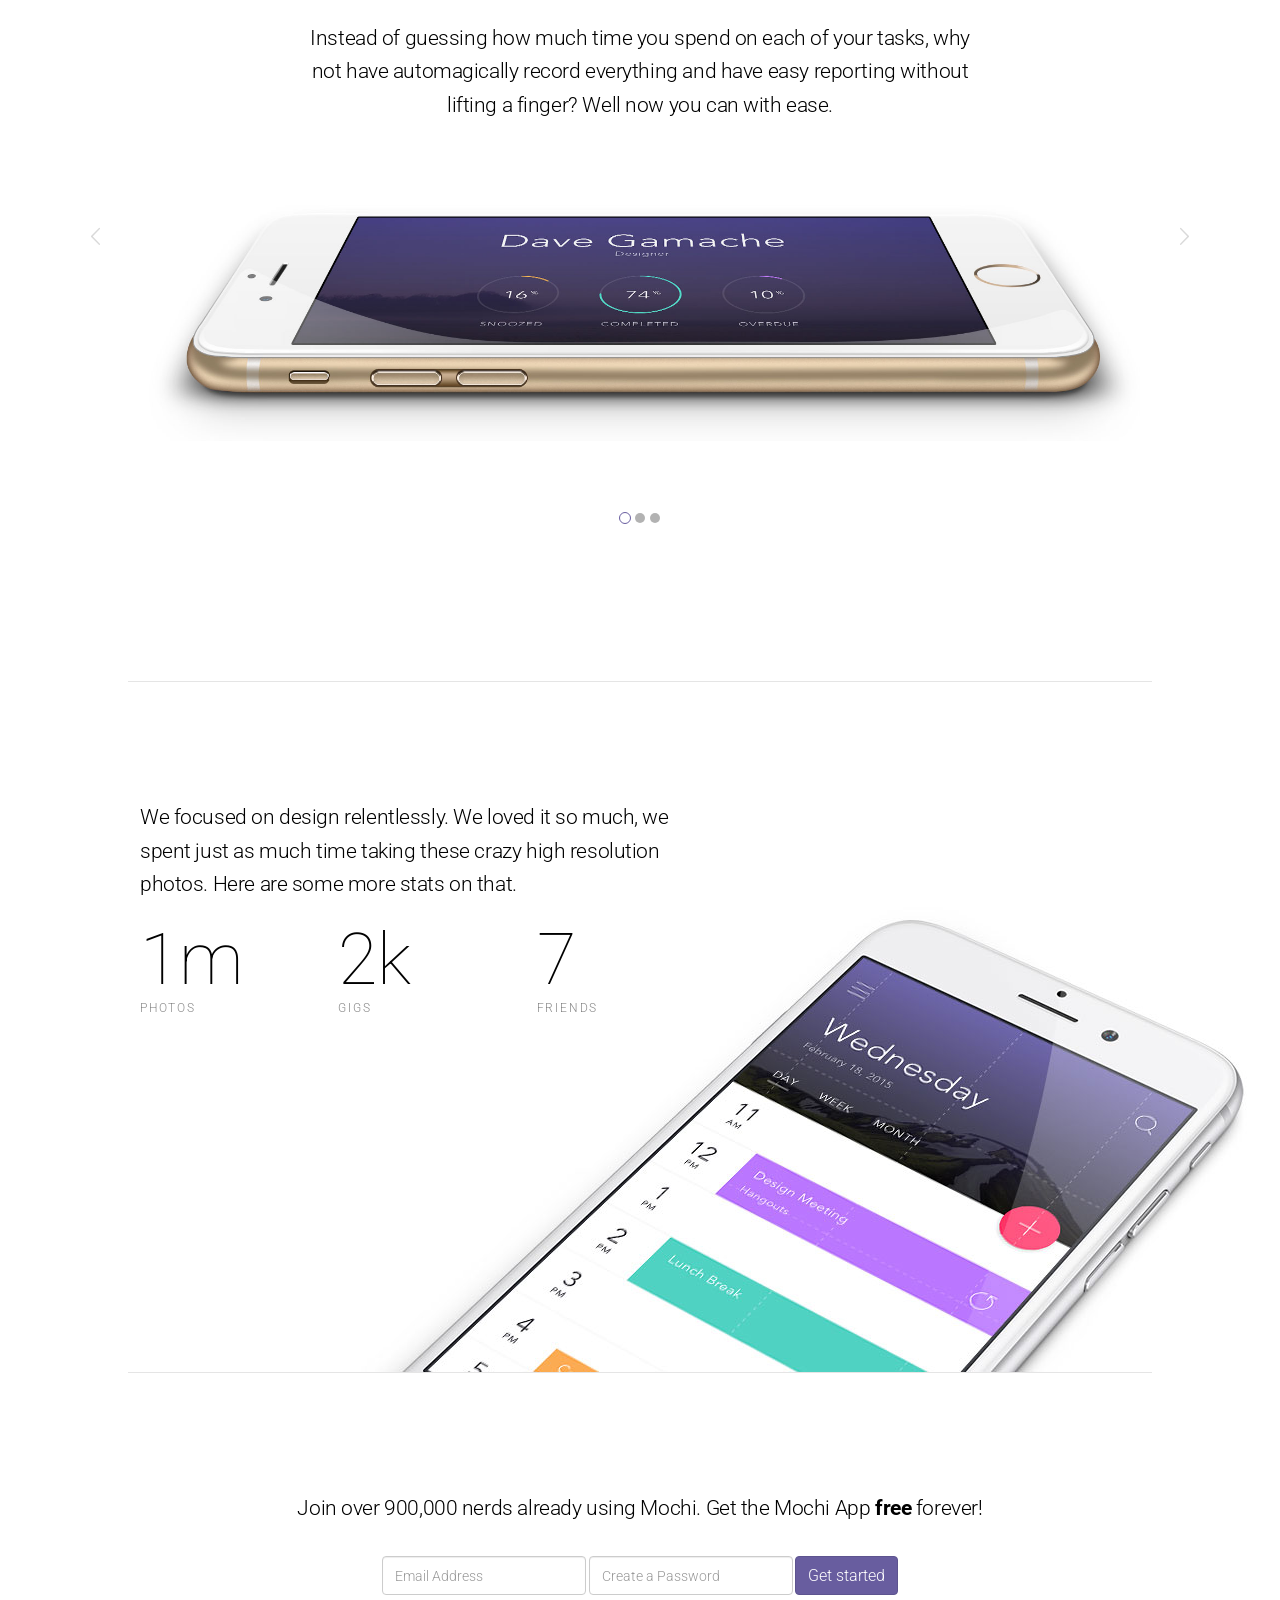
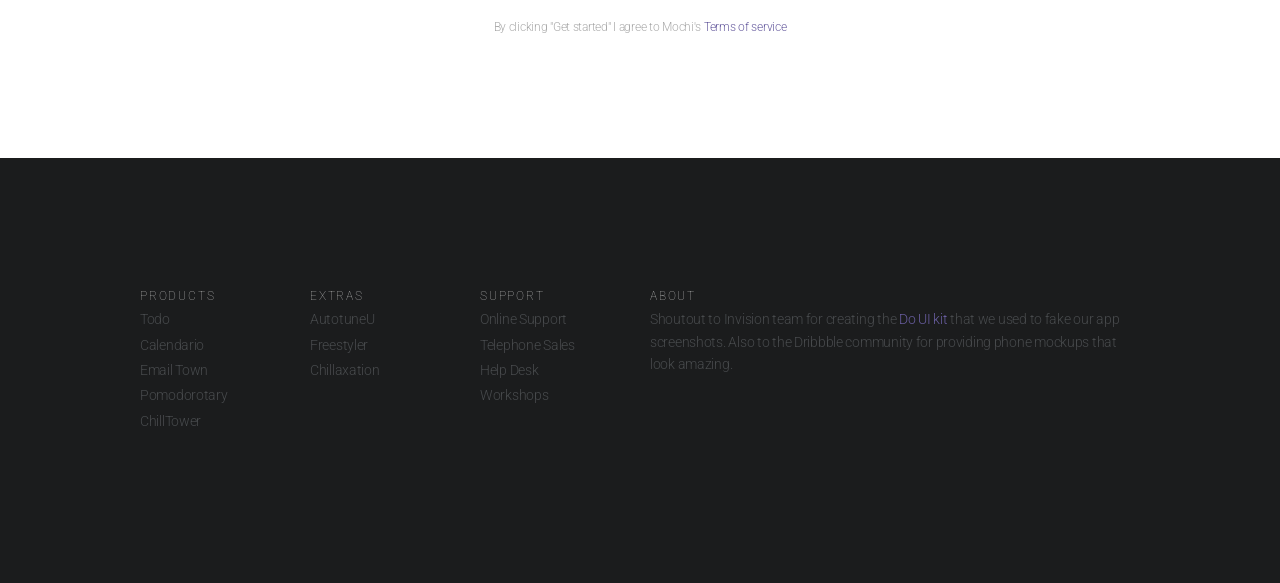
<file: docs/minimal/index.html>
<!DOCTYPE html>
<html lang="en">
  <head>
    <meta charset="utf-8">
    <meta http-equiv="X-UA-Compatible" content="IE=edge">
    <meta name="viewport" content="width=device-width, initial-scale=1">
    <meta name="description" content="">
    <meta name="keywords" content="">
    <meta name="author" content="">

    <title>
      
        Minimal &middot; 
      
    </title>

    
      <link href="http://fonts.googleapis.com/css?family=Roboto:100,300,400,700" rel="stylesheet">
      <link href="../assets/css/toolkit-minimal.css" rel="stylesheet">
      <link href="../assets/css/application-minimal.css" rel="stylesheet">
    

    

    <style>
      /* note: this is a hack for ios iframe for bootstrap themes shopify page */
      /* this chunk of css is not part of the toolkit :) */
      /* …curses ios, etc… */
      @media (max-width: 768px) and (-webkit-min-device-pixel-ratio: 2) {
        body {
          width: 1px;
          min-width: 100%;
          *width: 100%;
        }
        #stage {
          height: 1px;
          overflow: auto;
          min-height: 100vh;
          -webkit-overflow-scrolling: touch;
        }
      }
    </style>
  </head>


<body>
  



<nav class="navbar navbar-default navbar-static-top navbar-padded text-uppercase app-navbar">
  <div class="container">
    <div class="navbar-header">
      <button type="button" class="navbar-toggle collapsed p-x-0" data-toggle="collapse" data-target="#navbar-collapse">
        <span class="sr-only">Toggle navigation</span>
        <span class="icon-bar"></span>
        <span class="icon-bar"></span>
        <span class="icon-bar"></span>
      </button>
      <a class="navbar-brand" href="../">
        <span>Mochi</span>
      </a>
    </div>
    <div class="navbar-collapse collapse" id="navbar-collapse">
      <ul class="nav navbar-nav navbar-right">
        <li >
          <a href="..//index.html">Startup</a>
        </li>
        <li class="active">
          <a href="../minimal/index.html">Minimal</a>
        </li>
        <li >
          <a href="../bold/index.html">Bold</a>
        </li>
        <li >
          <a href="../docs/index.html">Docs</a>
        </li>
      </ul>
    </div><!--/.nav-collapse -->
  </div>
</nav>


<div class="block app-block-intro">
  <div class="container text-center">
    <h1 class="block-title m-b-sm text-uppercase app-myphone-brand">Mochi</h1>
    <p class="lead m-b-lg p-b-md">Task management and a calendar for all</p>
    <img src="../assets/img/iphone-to-iphone-sized.jpg">
  </div>
</div>

<div class="block block-bordered-lg">
  <div class="container text-center app-translate-15" data-transition="entrance">
    <blockquote class="pull-quote">
      <img class="img-circle" src="../assets/img/avatar-mdo.png">
      <p>
        “Task management. Calendars. Email. They all have one thing in common&hellip;literally no one enjoys managing them. Thanks to years of research, we can now predict every single thing you'll ever have to do or go to. Yeah, we're that good.”
      </p>
      <cite>Mark Otto, Creator of Mochi</cite>
    </blockquote>
  </div>
</div>

<div class="block block-bordered-lg p-b-0 app-block-stats">
  <div class="container">
    <div class="row">
      <div class="col-md-7 col-sm-6">
        <img
          src="../assets/img/iphone-perspective-sized.jpg"
          class="app-translate-5"
          data-transition="entrance">
        <hr class="m-t-0 m-b-lg m-x-auto visible-xs">
      </div>
      <div class="col-md-5 col-sm-6 text-xs-center text-sm-left">
        <p class="lead">
          We've been working for over 100 years to build the best possible app for all your needs. We're glad that others agree.
        </p>
        <div class="row m-y-md">
          <div class="col-xs-6">
            <div class="statcard">
              <h1 class="statcard-number block-title">92m</h1>
              <span class="statcard-desc">Downloads</span>
            </div>
          </div>
          <div class="col-xs-6">
            <div class="statcard">
              <h1 class="statcard-number block-title">8m</h1>
              <span class="statcard-desc">Reviews</span>
            </div>
          </div>
        </div>
        <div class="row hidden-sm">
          <div class="col-xs-6 m-b-lg">
            <div class="statcard">
              <h1 class="statcard-number block-title">78k</h1>
              <span class="statcard-desc">Developers</span>
            </div>
          </div>
          <div class="col-xs-6 m-b-lg">
            <div class="statcard">
              <h1 class="statcard-number block-title">97%</h1>
              <span class="statcard-desc">Happiness</span>
            </div>
          </div>
        </div>
      </div>
    </div>
  </div>
</div>

<div class="block block-bordered-lg">
  <div class="container">
    <div class="row">
    <div class="col-sm-8 col-sm-offset-2 text-center m-b-lg">
      <p class="lead m-x-auto">With over <strong>20 years of collective experience</strong>, we take the unthinkable and make it just a couple quick taps away.</p>
    </div>
    </div>
    <div class="row">
      <div class="col-sm-6">
        <ul class="featured-list">
          <li class="m-b-lg">
            <div class="featured-list-icon text-primary">
              <span class="icon icon-image"></span>
            </div>
            <p class="featured-list-icon-text m-b-0"><strong>Upload unlimited images</strong></p>
            <p class="featured-list-icon-text">
              We process all the images you upload and take full advantage of modern cloud based storage to host them at blazing fast speeds.
            </p>
          </li>

          <li class="m-b-lg">
            <div class="featured-list-icon text-primary">
              <span class="icon icon-hour-glass"></span>
            </div>
            <p class="featured-list-icon-text m-b-0"><strong>Tracked time savings</strong></p>
            <p class="featured-list-icon-text">
              This means you save tons of time by using our world class task manager and calendar and constantly reminds you how great it is.
            </p>
          </li>

        </ul>
      </div>
      <div class="col-sm-6">
        <ul class="featured-list">

          <li class="m-b-lg">
            <div class="featured-list-icon text-primary">
              <span class="icon icon-cloud"></span>
            </div>
            <p class="featured-list-icon-text m-b-0"><strong>Share from anywhere</strong></p>
            <p class="featured-list-icon-text">
              Do it over the cloud, from anywhere, on any device. Mochi is super fast and always available, to not only you, but all your friends
            </p>
          </li>

          <li class="m-b-lg">
            <div class="featured-list-icon text-primary">
              <span class="icon icon-emoji-neutral"></span>
            </div>
            <p class="featured-list-icon-text m-b-0"><strong>Use stickers and express yourself</strong></p>
            <p class="featured-list-icon-text">
              Share with emoji anyone in the world. We've baked them directly into Mochi. These probably won't help with productivity though.
            </p>
          </li>
        </ul>
      </div>
    </div>
  </div>
</div>

<div class="block block-bordered-lg p-l-0 p-t-0 p-r-0">
  <div id="carousel-example-generic-2" class="carousel carousel-light slide" data-ride="carousel">
    <ol class="carousel-indicators">
      <li data-target="#carousel-example-generic-2" data-slide-to="0" class="active"></li>
      <li data-target="#carousel-example-generic-2" data-slide-to="1"></li>
      <li data-target="#carousel-example-generic-2" data-slide-to="2"></li>
    </ol>
    <div class="carousel-inner" role="listbox">
      <div class="item active">
        <div class="block">
          <div class="container">
            <div class="row">
              <div class="col-sm-8 col-sm-offset-2">
                <p class="lead m-x-auto text-center">
                  Instead of guessing how much time you spend on each of your tasks, why not have automagically record everything and have easy reporting without lifting a finger? <span class="hidden-xs">Well now you can with ease.</span>
                </p>
              </div>
            </div>
            <img class="img-responsive m-t-lg app-block-game-img" src="../assets/img/iphone-flat-sized.jpg">
          </div>
        </div>
      </div>
      <div class="item">
        <div class="block">
          <div class="container">
            <div class="row">
              <div class="col-sm-8 col-sm-offset-2">
                <p class="lead m-x-auto text-center">
                  Instead of guessing how much time you spend on each of your tasks, why not have automagically record everything and have easy reporting without lifting a finger? <span class="hidden-xs">Well now you can with ease.</span>
                </p>
              </div>
            </div>
            <img class="img-responsive m-t-lg app-block-game-img" src="../assets/img/iphone-flat-sized.jpg">
          </div>
        </div>
      </div>
      <div class="item">
        <div class="block">
          <div class="container">
            <div class="row">
              <div class="col-sm-8 col-sm-offset-2">
                <p class="lead m-x-auto text-center">
                  Instead of guessing how much time you spend on each of your tasks, why not have automagically record everything and have easy reporting without lifting a finger? <span class="hidden-xs">Well now you can with ease.</span>
                </p>
              </div>
            </div>
            <img class="img-responsive m-t-lg app-block-game-img" src="../assets/img/iphone-flat-sized.jpg">
          </div>
        </div>
      </div>
    </div>
    <a class="left carousel-control" href="#carousel-example-generic-2" role="button" data-slide="prev">
      <span class="icon icon-chevron-thin-left" aria-hidden="true"></span>
      <span class="sr-only">Previous</span>
    </a>
    <a class="right carousel-control" href="#carousel-example-generic-2" role="button" data-slide="next">
      <span class="icon icon-chevron-thin-right" aria-hidden="true"></span>
      <span class="sr-only">Next</span>
    </a>
  </div>
</div>

<div class="block block-bordered-lg block-overflow-hidden p-b-0 app-block-design">
  <div class="container">
    <div class="row pos-r">
      <div class="col-sm-7 text-xs-center text-sm-left">
        <p class="lead">
          We focused on design relentlessly. We loved it so much, we spent just as much time taking these crazy high resolution photos. Here are some more stats on that.
        </p>
        <div class="row">
          <div class="col-xs-4">
            <div class="statcard">
              <h1 class="statcard-number block-title">1m</h1>
              <span class="statcard-desc">Photos</span>
            </div>
          </div>
          <div class="col-xs-4">
            <div class="statcard">
              <h1 class="statcard-number block-title">2k</h1>
              <span class="statcard-desc">gigs</span>
            </div>
          </div>
          <div class="col-xs-4">
            <div class="statcard">
              <h1 class="statcard-number block-title">7</h1>
              <span class="statcard-desc">Friends</span>
            </div>
          </div>
        </div>
      </div>
    </div>
  </div>
  <div class="text-right app-block-design-img">
    <img src="../assets/img/iphone-reverse-perspective-sized.jpg" class="app-translate-50" data-transition="entrance">
  </div>
</div>

<div class="block block-bordered-lg text-center">
  <div class="container-fluid">
    <p class="lead m-b-md">
      Join over 900,000 nerds already using Mochi. Get the Mochi App <strong>free</strong> forever!
    </p>
    <form class="form-inline">
      <input class="form-control m-b" placeholder="Email Address">
      <input class="form-control m-b" type="password" placeholder="Create a Password">
      <button class="btn btn-primary m-b">Get started</button>
    </form>
    <small class="text-muted">
      By clicking "Get started" I agree to Mochi's
      <a href="#">Terms of service</a>
    </small>
  </div>
</div>

<div class="block app-block-footer">
  <div class="container">
    <div class="row">
      <div class="col-sm-2 m-b">
        <ul class="list-unstyled list-spaced">
          <li><h6 class="text-uppercase">Products</h6></li>
          <li>Todo</li>
          <li>Calendario</li>
          <li>Email Town</li>
          <li>Pomodorotary</li>
          <li>ChillTower</li>
        </ul>
      </div>
      <div class="col-sm-2 m-b">
        <ul class="list-unstyled list-spaced">
          <li><h6 class="text-uppercase">Extras</h6></li>
          <li>AutotuneU</li>
          <li>Freestyler</li>
          <li>Chillaxation</li>
        </ul>
      </div>
      <div class="col-sm-2 m-b">
        <ul class="list-unstyled list-spaced">
          <li><h6 class="text-uppercase">Support</h6></li>
          <li>Online Support</li>
          <li>Telephone Sales</li>
          <li>Help Desk</li>
          <li>Workshops</li>
        </ul>
      </div>
       <div class="col-sm-6">
        <h6 class="text-uppercase">About</h6>
        <p>Shoutout to Invision team for creating the <a href="http://www.invisionapp.com/do">Do UI kit</a> that we used to fake our app screenshots. Also to the Dribbble community for providing phone mockups that look amazing.</p>
      </div>
    </div>
  </div>
</div>


    <script src="../assets/js/jquery.min.js"></script>
    <script src="../assets/js/toolkit.js"></script>
    <script src="../assets/js/application.js"></script>
  </body>
</html>
</file>
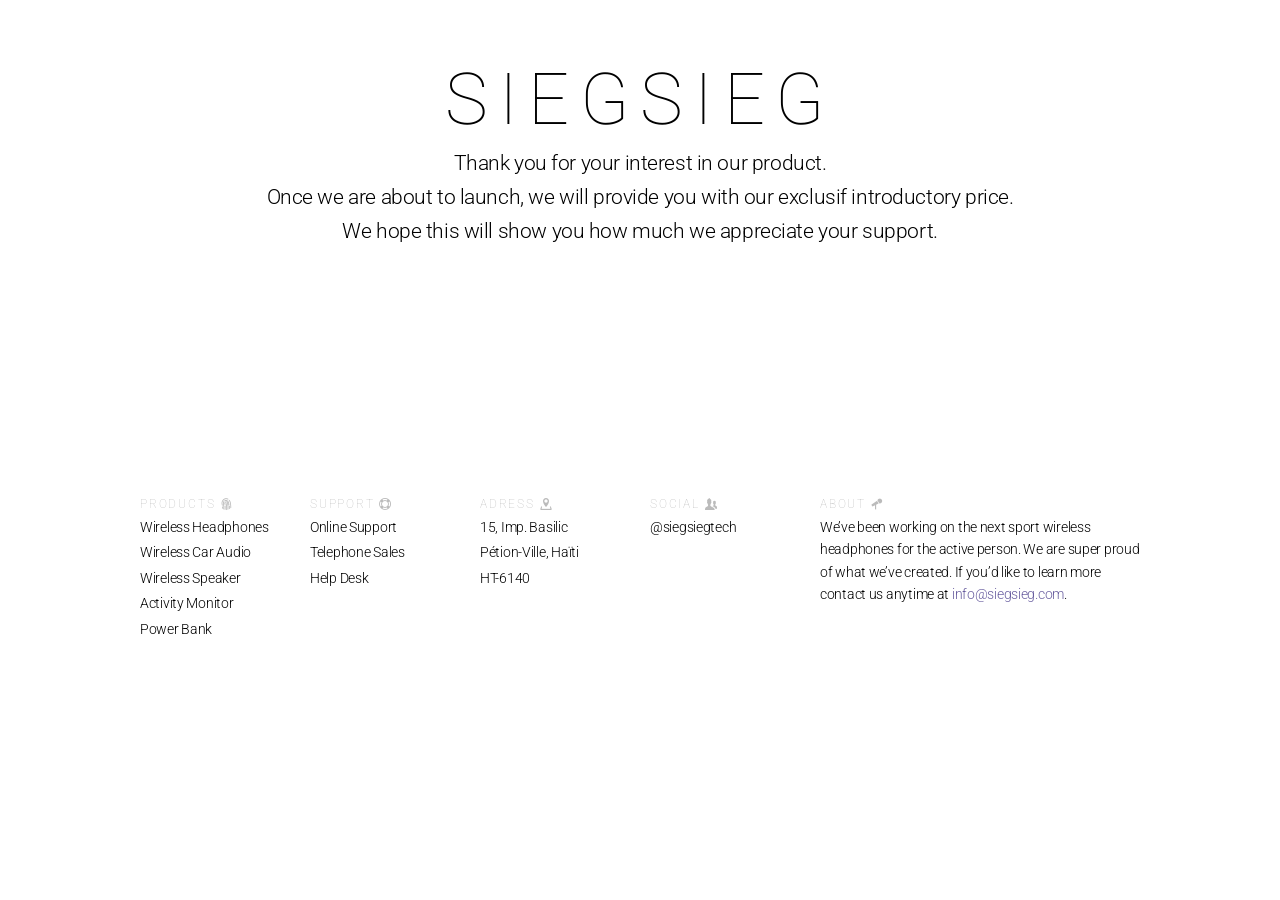
<file: thanks-for-signing-up.html>
<!DOCTYPE html>
<html lang="en">
  <head>
    <meta charset="utf-8">
    <meta http-equiv="X-UA-Compatible" content="IE=edge">
    <meta name="viewport" content="width=device-width, initial-scale=1">
    <meta name="description" content="SIEGSIEG, the premium source for wireless headphones at amazing prices. We're bringing back your life's soundtrack with you.">
    <meta name="keywords" content="Wireless Headphones, Bluetooth Headphones, Wireless Headset, Bluetooth Headset, Wireless Earphones, Bluetooth Earphones">
    <meta name="author" content="SIEGSIEG">
    
    <title>
      SIEGSIEG - Premium Audio Electronics 
    </title>
    
    <link href="http://fonts.googleapis.com/css?family=Roboto:100,300,400,700" rel="stylesheet">
    <link href="../docs/assets/css/toolkit-minimalss.css" rel="stylesheet">
    <link href="../docs/assets/css/application-minimalss.css" rel="stylesheet">
    
    <style>
      /* note: this is a hack for ios iframe for bootstrap themes shopify page */
      /* this chunk of css is not part of the toolkit :) */
      /* …curses ios, etc… */
      @media (max-width: 768px) and (-webkit-min-device-pixel-ratio: 2) {
        body {
          width: 1px;
          min-width: 100%;
          *width: 100%;
        }
        #stage {
          height: 1px;
          overflow: auto;
          min-height: 100vh;
          -webkit-overflow-scrolling: touch;
        }
       .app-block-footer {
          background-color: #1B1C1D;
          color: rgba(116, 119, 123, 0.5);
        }
        .floating-ss-box {
          display: inline-block;
        }
      }
    </style>
    <!-- Start of Woopra Code -->
    <script>
    (function(){
      var t,i,e,n=window,o=document,a=arguments,s="script",r=["config","track","identify","visit","push","call","trackForm","trackClick"],c=function(){var t,i=this;for(i._e=[],t=0;r.length>t;t++)(function(t){i[t]=function(){return i._e.push([t].concat(Array.prototype.slice.call(arguments,0))),i}})(r[t])};for(n._w=n._w||{},t=0;a.length>t;t++)n._w[a[t]]=n[a[t]]=n[a[t]]||new c;i=o.createElement(s),i.async=1,i.src="//static.woopra.com/js/w.js",e=o.getElementsByTagName(s)[0],e.parentNode.insertBefore(i,e)
    })("woopra");
    woopra.config({
      domain: 'siegsieg.com'
    });
    woopra.track();
    </script>
    <!-- End of Woopra Code -->
    <!-- Start of Google Analytics Code -->
    <script>
      (function(i,s,o,g,r,a,m){i['GoogleAnalyticsObject']=r;i[r]=i[r]||function(){
        (i[r].q=i[r].q||[]).push(arguments)},i[r].l=1*new Date();a=s.createElement(o),
        m=s.getElementsByTagName(o)[0];a.async=1;a.src=g;m.parentNode.insertBefore(a,m)
      })(window,document,'script','//www.google-analytics.com/analytics.js','ga');
      ga('create', 'UA-73419529-1', 'auto');
      ga('send', 'pageview');
    </script>
    <!-- End of Google Analytics Code -->
  </head>
    
  <body>
    <br>
    <div class="block app-block-intro">
      <div class="container text-center">
        <h1 class="block-title m-b-sm text-uppercase app-myphone-brand">SIEGSIEG</h1>
        <p></p>
        <p class="lead m-b-lg p-b-md">Thank you for your interest in our product.
        <br>Once we are about to launch, we will provide you with our exclusif introductory price.
        <br>We hope this will show you how much we appreciate your support.</p>
        <!-- <p class="lead m-b-lg p-b-md">In the meantime, if you need to reach us, please send us a text message to .</p>
        <p class="lead m-b-lg p-b-md">We are based in P&eacute;tion-Ville, Ha&iuml;ti.</p>
        <p class="lead m-b-lg p-b-md"></p>
        <img src="../assets/img/siegsieg-logo-170-50.png"> -->
      </div>
    </div
    <div class="block app-block-footer">
      <div class="container text-center">
        <!-- <div class="btn-follow hidden-xs floating-ss-box"> -->
          <iframe data-screen-name="siegsiegstech" src="http://platform.twitter.com/widgets/follow_button.baa54ded21a982344c4ced326592f3de.en.html#dnt=false&amp;id=twitter-widget-0&amp;lang=en&amp;screen_name=siegsiegtech&amp;show_count=false&amp;show_screen_name=true&amp;size=m&amp;time=1454562209836" title="Twitter Follow Button" style="position: static; visibility: visible; width: 232px; height: 20px;" class="twitter-follow-button twitter-follow-button-rendered" allowtransparency="true" scrolling="no" id="twitter-widget-0" frameborder="0"></iframe>
        <!-- </div>
        <div class="btn-tweet floating-ss-box"> -->
          <iframe data-url="http://www.siegsieg.com/" src="http://platform.twitter.com/widgets/tweet_button.baa54ded21a982344c4ced326592f3de.en.html#dnt=false&amp;id=twitter-widget-1&amp;lang=en&amp;original_referer=http%3A%2F%2Fwww.siegsieg.com%2F&amp;related=siegsiegtech&amp;size=m&amp;text=SIEGSIEG%20%E2%80%93%20The%20Premium%20Audio%20Electronics%20Brand%20I've%20been%20waiting%20for.&amp;time=1454562209846&amp;type=share&amp;url=http%3A%2F%2Fwww.siegsieg.com%2F" title="Twitter Tweet Button" style="position: static; visibility: visible; width: 61px; height: 20px;" class="twitter-share-button twitter-share-button-rendered twitter-tweet-button" allowtransparency="true" scrolling="no" id="twitter-widget-1" frameborder="0"></iframe>
        <!-- </div> -->
        <!-- <div class="fb-share-button" data-href="http://www.siegsieg.com" data-layout="button"></div> -->
      </div>
      <div class="container">
        <div class="row">
          <div class="col-sm-2 m-b">
            <ul class="list-unstyled list-spaced">
              <li><h6 class="text-uppercase">Products <span class="icon icon-fingerprint"></h6></li>
              <li>Wireless Headphones</li>
              <li>Wireless Car Audio</li>
              <li>Wireless Speaker</li>
              <li>Activity Monitor</li>
              <li>Power Bank</li>
            </ul>
          </div>
          <div class="col-sm-2 m-b">
            <ul class="list-unstyled list-spaced">
              <li><h6 class="text-uppercase">Support <span class="icon icon-lifebuoy"></></h6></li>
              <li>Online Support</li>
              <li>Telephone Sales</li>
              <li>Help Desk</li>
            </ul>
          </div>
          <div class="col-sm-2 m-b">
            <ul class="list-unstyled list-spaced">
              <li><h6 class="text-uppercase">Adress <span class="icon icon-location"></h6></li>
              <li>15, Imp. Basilic</li>
              <li>P&eacute;tion-Ville, Ha&iuml;ti</li>
              <li>HT-6140</li>
            </ul>
          </div>
          <div class="col-sm-2 m-b">
            <ul class="list-unstyled list-spaced">
              <li><h6 class="text-uppercase">Social <span class="icon icon-users"></h6></li>
              <li></span> @siegsiegtech</li>
              <!-- <li><span class="icon icon-facebook"></span> @siegsiegtech</li>
              <li><span class="icon icon-google-plus"></span> @siegsiegtech</li> -->
            </ul>
          </div>
         <div class="col-sm-4">
            <h6 class="text-uppercase">About <span class="icon icon-modern-mic"></h6>
            <p>We’ve been working on the next sport wireless headphones for the active person. We are super proud of what we’ve created. If you’d like to learn more contact us anytime at <a href="mailto: info@siegsieg.com">info@siegsieg.com</a>.</p>
          </div>
        </div>
      </div>
    </div>
    <script src="../docs/assets/js/jquery.min.js"></script>
    <script src="../docs/assets/js/toolkit.js"></script>
    <script src="../docs/assets/js/application.js"></script>
    <!-- <div id="fb-root"></div>
    <script>(function(d, s, id) {
      var js, fjs = d.getElementsByTagName(s)[0];
      if (d.getElementById(id)) return;
      js = d.createElement(s); js.id = id;
      js.src = "//connect.facebook.net/en_GB/sdk.js#xfbml=1&version=v2.5";
      fjs.parentNode.insertBefore(js, fjs);
    }(document, 'script', 'facebook-jssdk'));</script> -->
  </body>
</html>
</file>
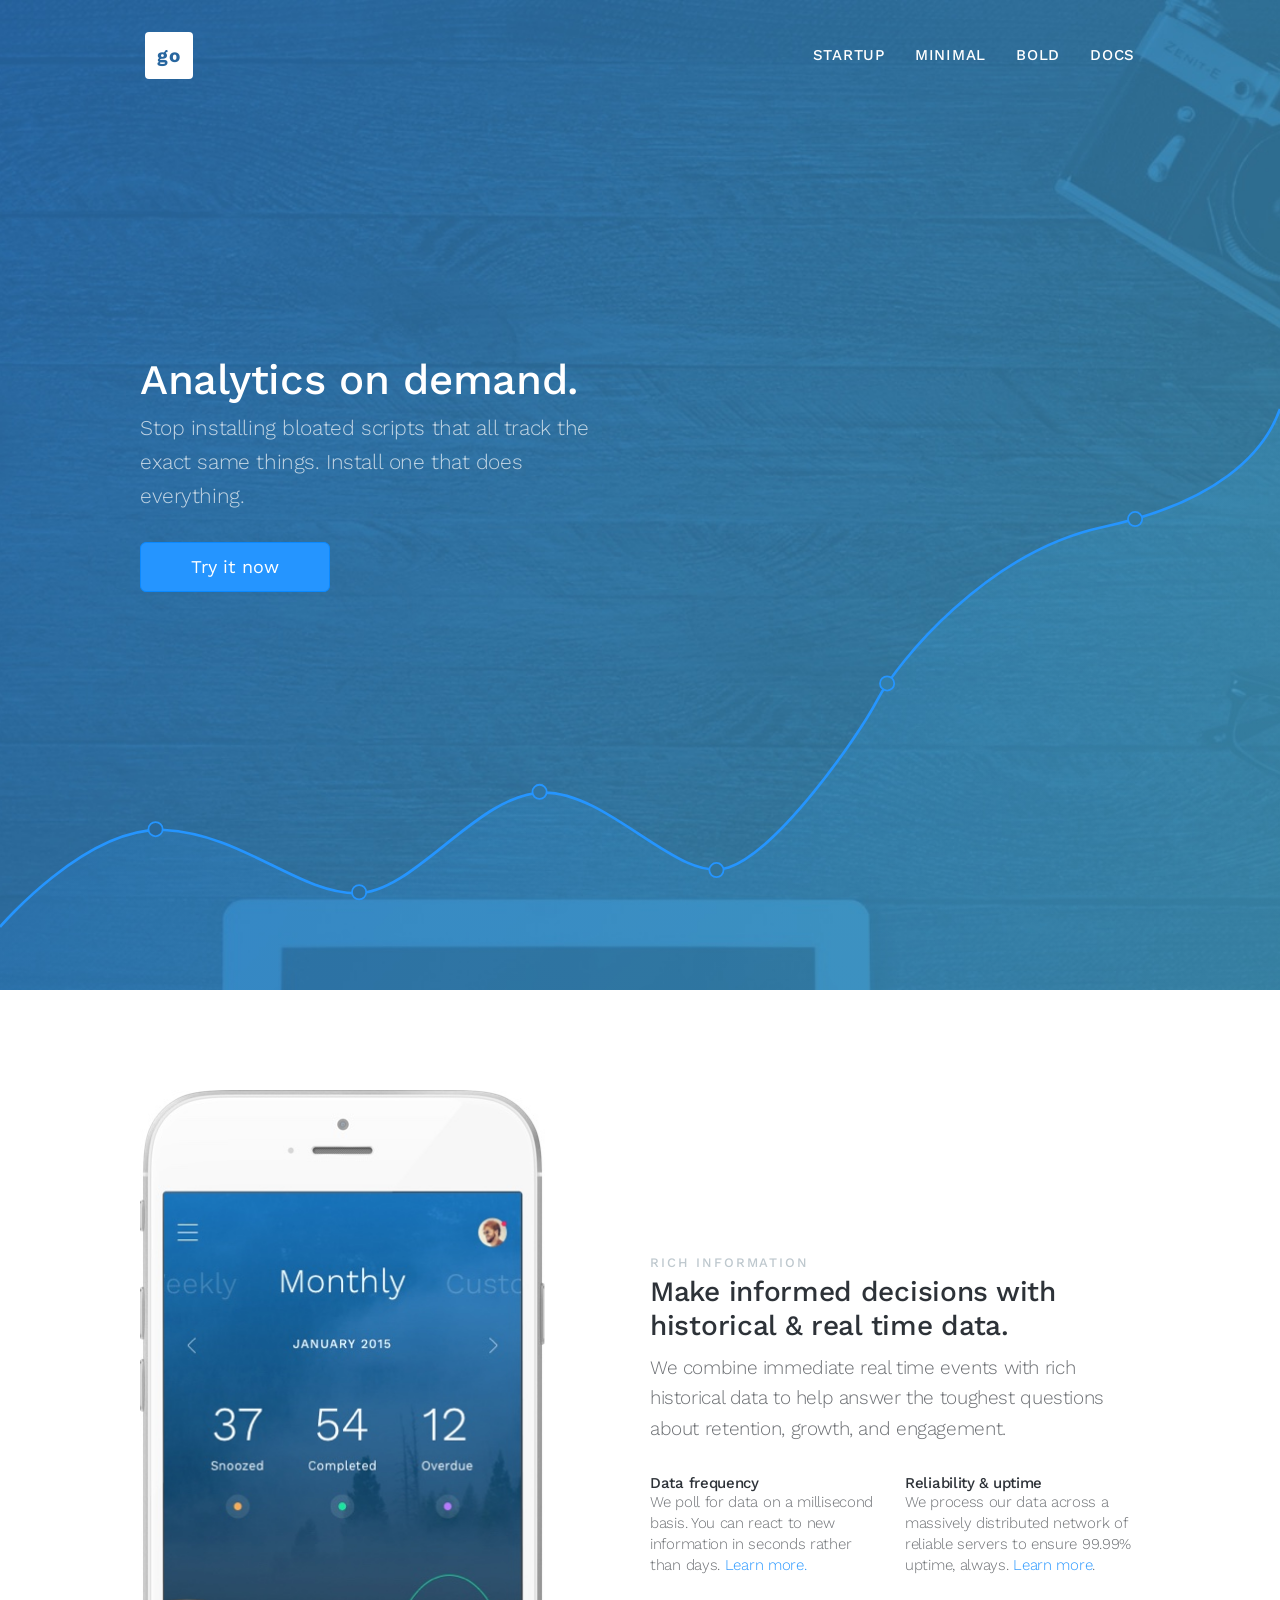
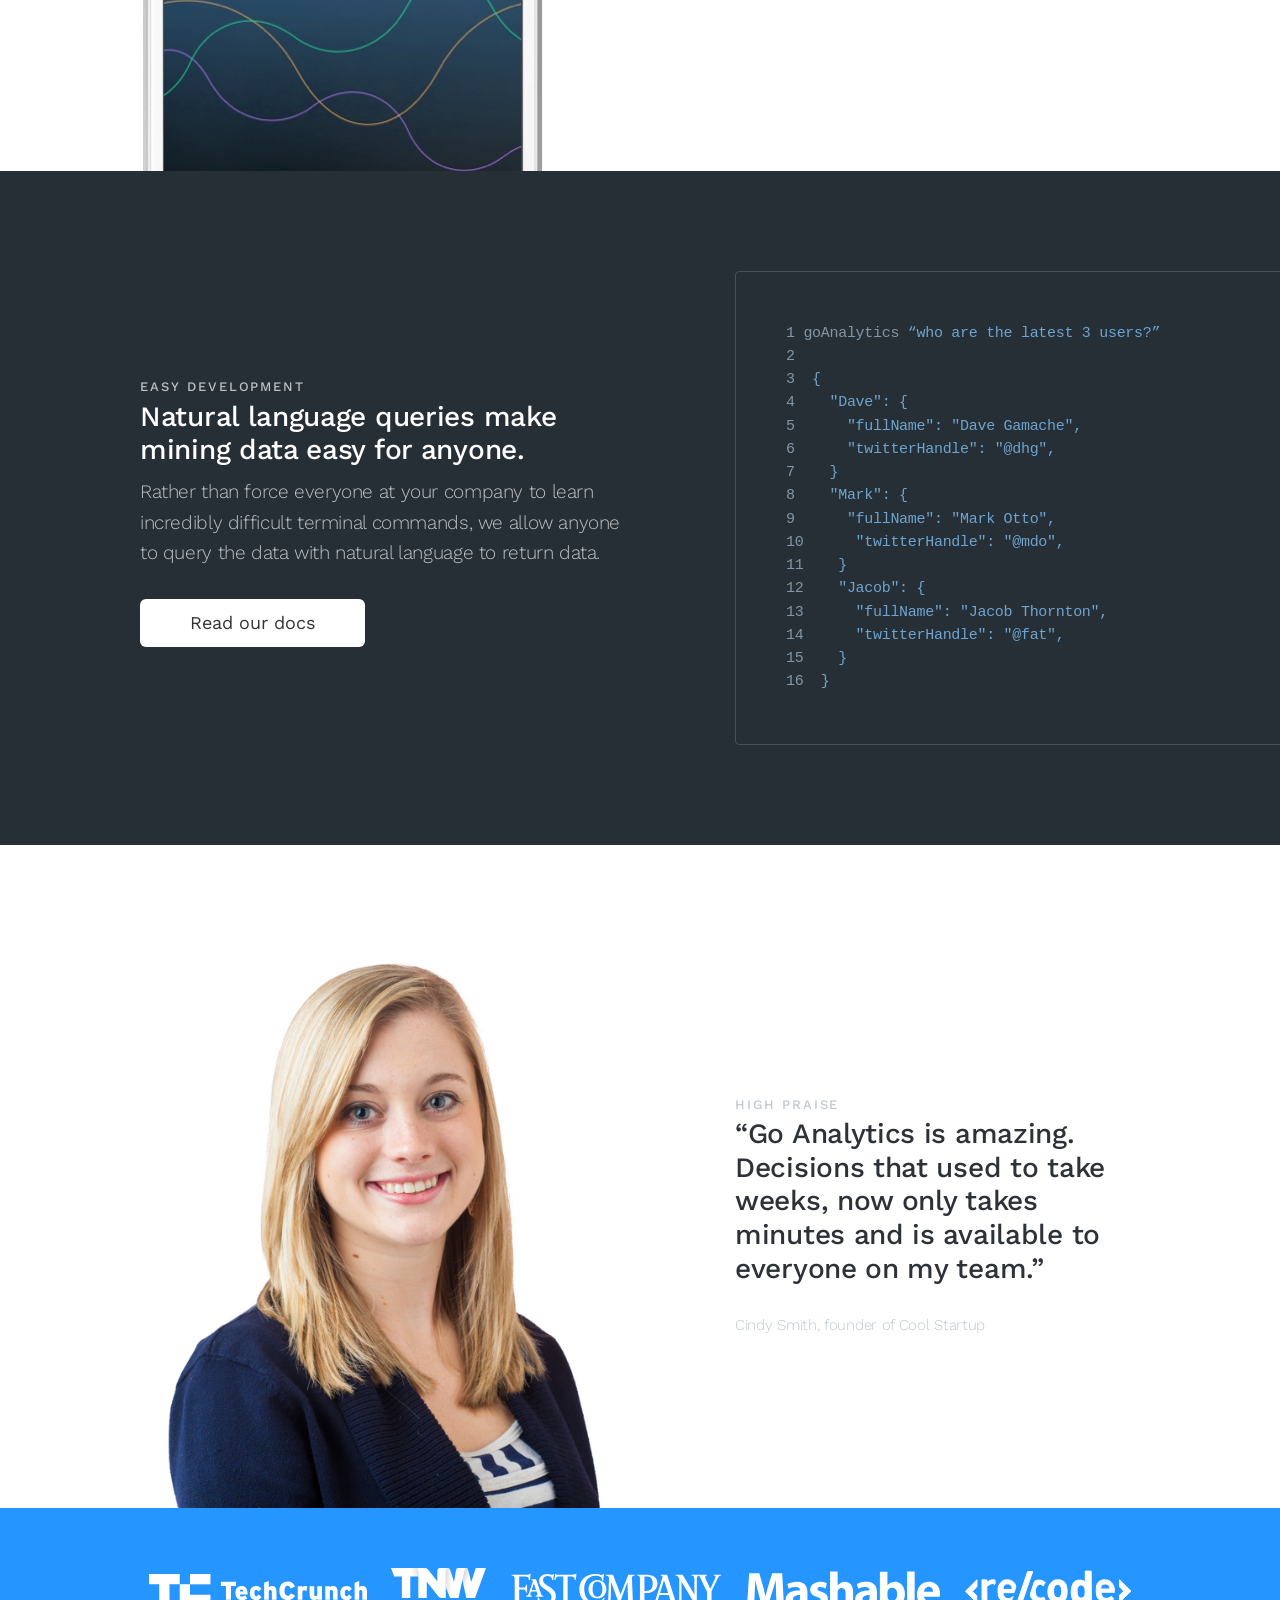
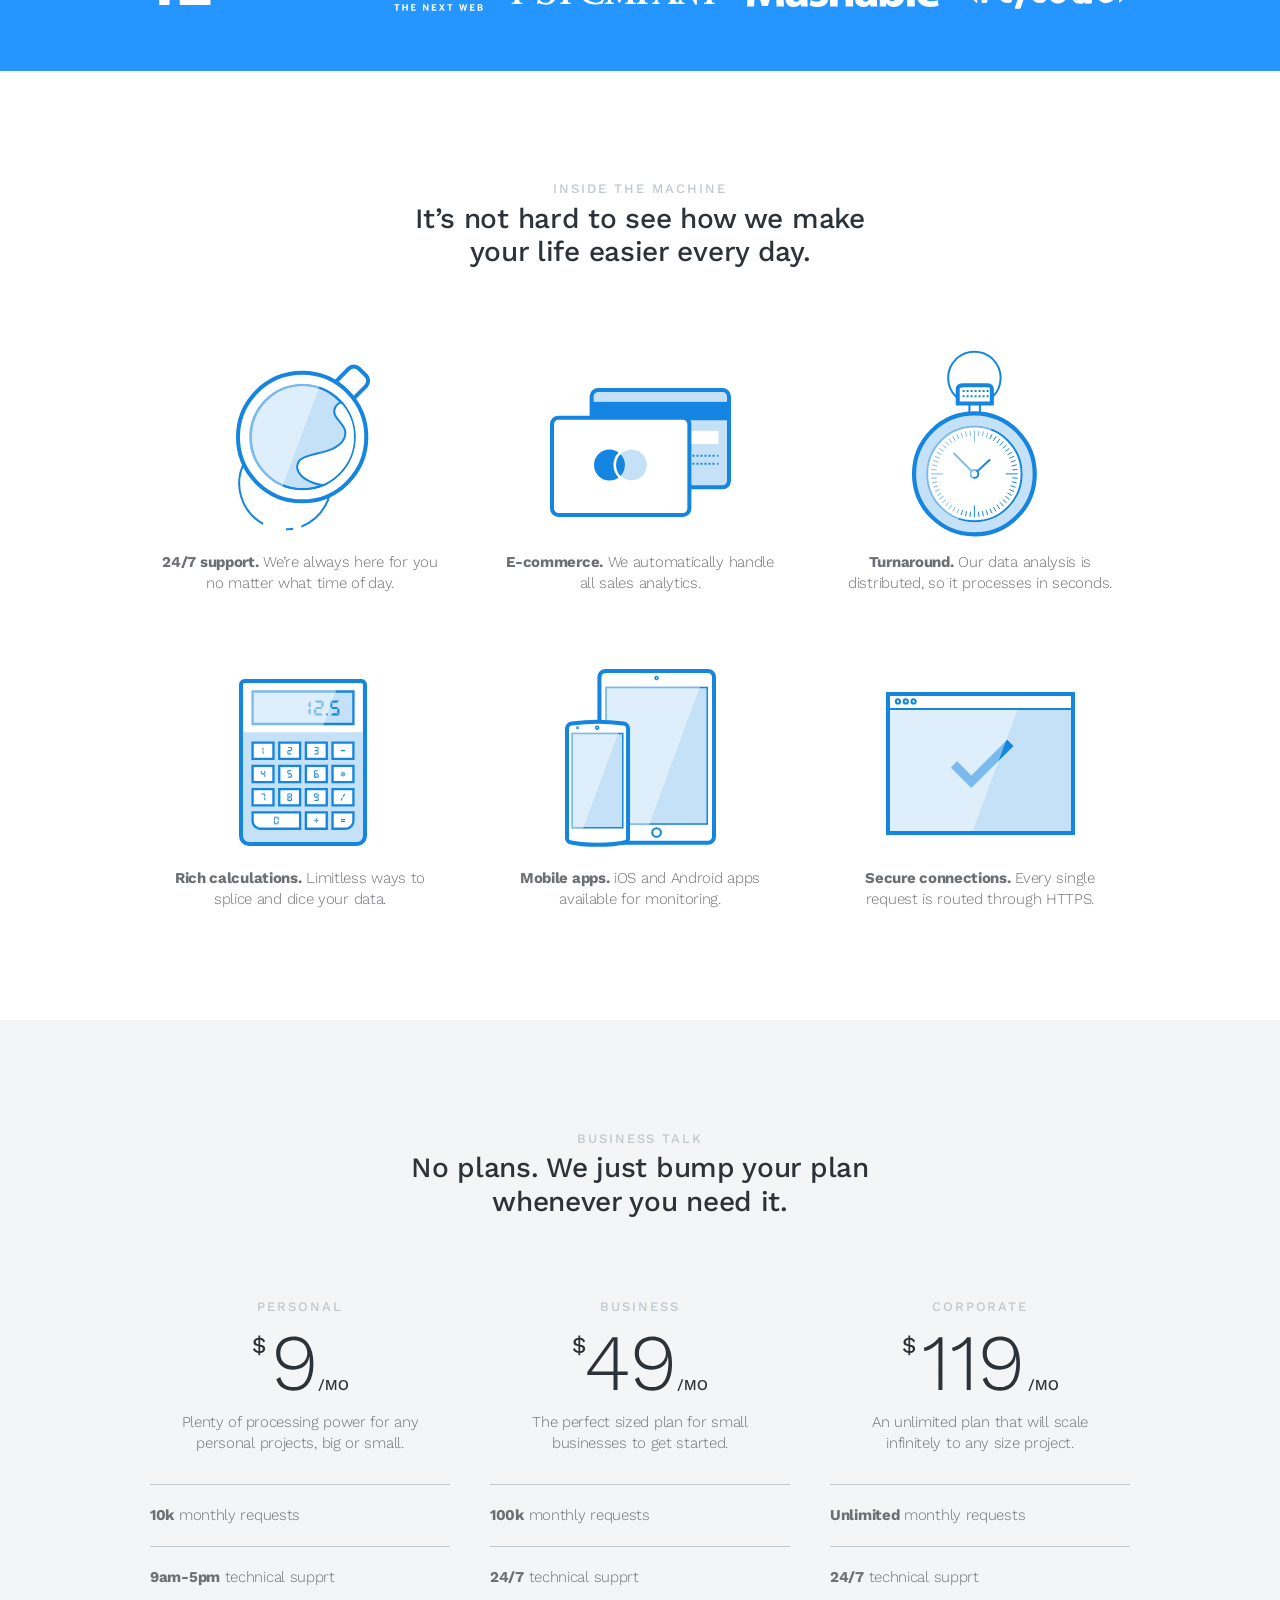
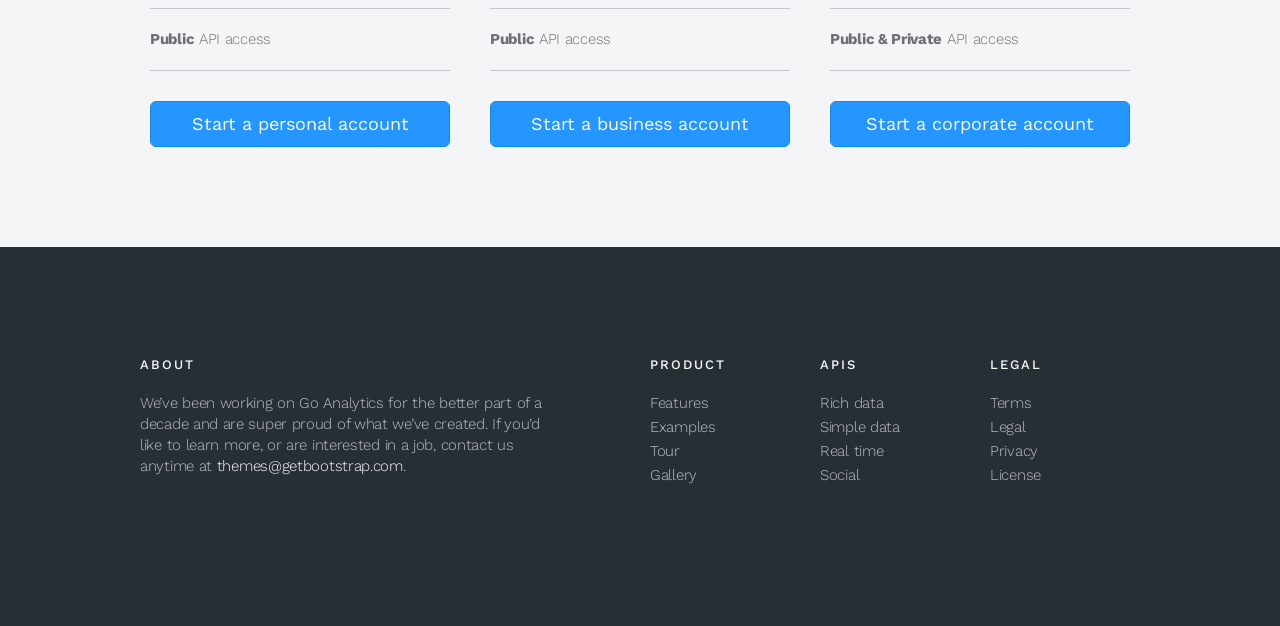
<file: docs/indexss.html>
<!DOCTYPE html>
<html lang="en">
  <head>
    <meta charset="utf-8">
    <meta http-equiv="X-UA-Compatible" content="IE=edge">
    <meta name="viewport" content="width=device-width, initial-scale=1">
    <meta name="description" content="">
    <meta name="keywords" content="">
    <meta name="author" content="">

    <title>

        SIEGIEG &middot;

    </title>


      <link href='https://fonts.googleapis.com/css?family=Lora:400,400italic|Work+Sans:300,400,500,600' rel='stylesheet' type='text/css'>
      <link href="assets/css/toolkit-startup.css" rel="stylesheet">
      <link href="assets/css/application-startup.css" rel="stylesheet">




    <style>
      /* note: this is a hack for ios iframe for bootstrap themes shopify page */
      /* this chunk of css is not part of the toolkit :) */
      /* …curses ios, etc… */
      @media (max-width: 768px) and (-webkit-min-device-pixel-ratio: 2) {
        body {
          width: 1px;
          min-width: 100%;
          *width: 100%;
        }
        #stage {
          height: 1px;
          overflow: auto;
          min-height: 100vh;
          -webkit-overflow-scrolling: touch;
        }
      }
    </style>
  </head>


<body>




<div class="stage-shelf stage-shelf-right hidden" id="sidebar">
  <ul class="nav nav-bordered nav-stacked">
    <li class="nav-header">Examples</li>
    <li class="active">
      <a href="index.html">Startup</a>
    </li>
    <li>
      <a href="minimal/indexss.html">Minimal</a>
    </li>
    <li>
      <a href="bold/index.html">Bold</a>
    </li>
    <li class="nav-divider"></li>
    <li class="nav-header">Docs</li>
    <li>
      <a href="docs/index.html">Toolkit</a>
    </li>
    <li>
      <a href="http://getbootstrap.com">Bootstrap</a>
    </li>
  </ul>
</div>

<div class="stage" id="stage">

<div class="block block-inverse block-fill-height app-header"
     style="background-image: url(assets/img/startup-1.jpg);">

  <nav class="navbar navbar-transparent navbar-fixed-top navbar-padded app-navbar p-t-md">
  <div class="container">
    <div class="navbar-header">
      <button type="button" class="navbar-toggle collapsed p-x-0"
              data-target="#stage" data-toggle="stage" data-distance="-250">
        <span class="sr-only">Toggle navigation</span>
        <span class="icon-bar"></span>
        <span class="icon-bar"></span>
        <span class="icon-bar"></span>
      </button>
      <a class="navbar-brand" href="">
        <strong style="background: #fff; padding: 12px; border-radius: 4px; color: #28669F;">
          go
        </strong>
      </a>
    </div>
    <div class="navbar-collapse collapse text-uppercase">
      <ul class="nav navbar-nav navbar-right">
        <li >
          <a href="/index.html">StartUp</a>
        </li>
        <li >
          <a href="minimal/indexss.html">Minimal</a>
        </li>
        <li >
          <a href="bold/index.html">Bold</a>
        </li>
        <li >
          <a href="docs/index.html">Docs</a>
        </li>
      </ul>
    </div><!--/.nav-collapse -->
  </div>
</nav>


  <img class="app-graph" src="assets/img/startup-0.svg">

  <div class="block-xs-middle p-b-lg">
    <div class="container">
      <div class="row">
        <div class="col-sm-10 col-md-6">
          <h1 class="block-title m-b-sm">Analytics on demand.</h1>
          <p class="lead m-b-md text-muted">Stop installing bloated scripts that all track the exact same things. Install one that does everything.</p>
          <button class="btn btn-primary btn-lg">Try it now</button>
        </div>
      </div>
    </div>
  </div>
</div>

<div class="block block-secondary app-iphone-block">
  <div class="container">
    <div class="row app-align-center">

      <div class="col-sm-5 hidden-xs">
        <img class="app-iphone" src="assets/img/startup-2.jpg" style="width: 100%;">
      </div>

      <div class="col-sm-6 col-sm-offset-1">
        <h6 class="text-muted text-uppercase">Rich Information</h6>
        <h3 class="m-t-0">Make informed decisions with historical & real time data.</h3>
        <p class="lead m-b-md">We combine immediate real time events with rich historical data to help answer the toughest questions about retention, growth, and engagement.</p>
        <div class="row hidden-sm">
          <div class="col-sm-6 m-b-md">
            <h5 class="m-y-0">Data frequency</h5>
            <p>We poll for data on a millisecond basis. You can react to new information in seconds rather than days. <a href="#" class="text-primary">Learn more.</a></p>
          </div>
          <div class="col-sm-6">
            <h5 class="m-y-0">Reliability & uptime</h5>
            <p>We process our data across a massively distributed network of reliable servers to ensure 99.99% uptime, always. <a href="#" class="text-primary">Learn more</a>.</p>
          </div>
        </div>
      </div>
    </div>

  </div>
</div>

<div class="block block-inverse block-secondary app-code-block">
  <div class="container">
    <div class="row app-align-center">
      <div class="col-sm-5 col-sm-push-7">
        <pre class="app-code">
<span>1</span> <span class="hidden-xs">goAnalytics</span> “who are the latest 3 users?”
<span>2</span>
<span>3</span>  {
<span>4</span>    "Dave": {
<span>5</span>      "fullName": "Dave Gamache",
<span>6</span>      "twitterHandle": "@dhg",
<span>7</span>    }
<span>8</span>    "Mark": {
<span>9</span>      "fullName": "Mark Otto",
<span>10</span>      "twitterHandle": "@mdo",
<span>11</span>    }
<span>12</span>    "Jacob": {
<span>13</span>      "fullName": "Jacob Thornton",
<span>14</span>      "twitterHandle": "@fat",
<span>15</span>    }
<span>16</span>  }</pre>
      </div>

      <div class="col-sm-6 col-sm-pull-5">
        <h6 class="text-muted text-uppercase">Easy development</h6>
        <h3 class="m-t-0">Natural language queries make mining data easy for anyone.</h3>
        <p class="lead m-b-md text-muted">Rather than force everyone at your company to learn incredibly difficult terminal commands, we allow anyone to query the data with natural language to return data.</p>
        <button class="btn btn-default btn-lg btn-borderless">
          Read our docs
        </button>
      </div>
    </div>
  </div>
</div>

<div class="block block-secondary app-high-praise p-b-0">
  <div class="container">
    <div class="row app-align-center">
      <div class="col-sm-5 col-sm-push-7">
        <h6 class="text-muted text-uppercase">High Praise</h6>
        <h3 class="m-t-0 m-b-md">“Go Analytics is amazing. Decisions that used to take weeks, now only takes minutes and is available to everyone on my team.”</h3>
        <p class="m-b-md text-muted">Cindy Smith, founder of Cool Startup</p>
      </div>
      <div class="col-sm-6 col-sm-pull-5">
        <img src="assets/img/startup-3.jpg">
      </div>
    </div>
  </div>
</div>

<div class="block app-ribbon p-y-lg">
  <div class="container text-center">
    <img src="assets/img/startup-4.svg">
    <img src="assets/img/startup-5.svg">
    <img src="assets/img/startup-6.svg">
    <img src="assets/img/startup-7.svg">
    <img src="assets/img/startup-8.svg">
  </div>
</div>

<div class="block block-secondary app-block-marketing-grid">
  <div class="container text-center">

    <div class="row m-b-lg">
      <div class="col-xs-10 col-xs-offset-1 col-sm-8 col-sm-offset-2 col-lg-6 col-lg-offset-3">
        <h6 class="text-muted text-uppercase">Inside the machine</h6>
        <h3  class="m-t-0 m-b">It’s not hard to see how we make your life easier every day.</h3>
      </div>
    </div>

    <div class="row app-marketing-grid">
      <div class="col-sm-4 p-x-md m-b-lg">
        <img class="m-b" src="assets/img/startup-9.svg">
        <p><strong>24/7 support.</strong> We’re always here for you no matter what time of day.</p>
      </div>
      <div class="col-sm-4 p-x-md m-b-lg">
        <img class="m-b" src="assets/img/startup-10.svg">
        <p><strong>E-commerce.</strong> We automatically handle all sales analytics.</p>
      </div>
      <div class="col-sm-4 p-x-md m-b-lg">
        <img class="m-b" src="assets/img/startup-11.svg">
        <p><strong>Turnaround.</strong> Our data analysis is distributed, so it processes in seconds.</p>
      </div>
    </div>

    <div class="row app-marketing-grid">
      <div class="col-sm-4 p-x-md m-b-lg">
        <img class="m-b" src="assets/img/startup-12.svg">
        <p><strong>Rich calculations.</strong> Limitless ways to splice and dice your data.</p>
      </div>
      <div class="col-sm-4 p-x-md m-b-lg">
        <img class="m-b" src="assets/img/startup-13.svg">
        <p><strong>Mobile apps.</strong> iOS and Android apps available for monitoring.</p>
      </div>
      <div class="col-sm-4 p-x-md m-b-lg">
        <img class="m-b" src="assets/img/startup-14.svg">
        <p><strong>Secure connections.</strong> Every single request is routed through HTTPS.</p>
      </div>
    </div>
  </div>
</div>

<div class="block app-price-plans">
  <div class="container text-center">

    <div class="row m-b-lg">
      <div class="col-sm-8 col-sm-offset-2 col-lg-6 col-lg-offset-3">
        <h6 class="text-muted text-uppercase">Business Talk</h6>
        <h3  class="m-t-0">No plans. We just bump your plan whenever you need it.</h3>
      </div>
    </div>

    <div class="row">
      <div class="col-sm-4 p-x m-b-lg">
        <div class="p-x">
          <h6 class="text-muted text-uppercase m-b">Personal</h6>
          <img class="m-b" src="assets/img/startup-15.svg">
          <p>Plenty of processing power for any personal projects, big or small.</p>
        </div>

        <ul class="list-unstyled list-bordered text-left m-y-md">
          <li class="p-y"><strong>10k</strong> monthly requests</li>
          <li class="p-y"><strong>9am-5pm</strong> technical supprt</li>
          <li class="p-y"><strong>Public</strong> API access</li>
        </ul>

        <button class="btn btn-lg btn-primary btn-block">
          Start <span class="visible-lg-inline">a personal account</span>
        </button>
      </div>

      <div class="col-sm-4 p-x m-b-lg">
        <div class="p-x">
          <h6 class="text-muted text-uppercase m-b">Business</h6>
          <img class="m-b" src="assets/img/startup-16.svg">
          <p>The perfect sized plan for small businesses to get started.</p>
        </div>

        <ul class="list-unstyled list-bordered text-left m-y-md">
          <li class="p-y"><strong>100k</strong> monthly requests</li>
          <li class="p-y"><strong>24/7</strong> technical supprt</li>
          <li class="p-y"><strong>Public</strong> API access</li>
        </ul>

        <button class="btn btn-lg btn-primary btn-block">
          Start <span class="visible-lg-inline">a business account</span>
        </button>
      </div>

      <div class="col-sm-4 p-x m-b-lg">
        <div class="p-x">
          <h6 class="text-muted text-uppercase m-b">Corporate</h6>
          <img class="m-b" src="assets/img/startup-17.svg">
          <p>An unlimited plan that will scale infinitely to any size project.</p>
        </div>

        <ul class="list-unstyled list-bordered text-left m-y-md">
          <li class="p-y"><strong>Unlimited</strong> monthly requests</li>
          <li class="p-y"><strong>24/7</strong> technical supprt</li>
          <li class="p-y"><strong>Public & Private</strong> API access</li>
        </ul>

        <button class="btn btn-lg btn-primary btn-block">
          Start <span class="visible-lg-inline">a corporate account</span>
        </button>
      </div>
    </div>

  </div>
</div>

<div class="block block-inverse app-footer">
 <div class="container">
    <div class="row">
      <div class="col-sm-5 m-b-md">
        <ul class="list-unstyled list-spaced">
          <li class="m-b"><h6 class="text-uppercase">About</h6></li>
          <li class="text-muted">
           We’ve been working on Go Analytics for the better part of a decade and are super proud of what we’ve created. If you’d like to learn more, or are interested in a job, contact us anytime at <a href="mailto: themes@getbootstrap.com">themes@getbootstrap.com</a>.
          </li>
        </ul>
      </div>
      <div class="col-sm-2 col-sm-offset-1 m-b-md">
        <ul class="list-unstyled list-spaced">
          <li class="m-b"><h6 class="text-uppercase">Product</h6></li>
          <li class="text-muted">Features</li>
          <li class="text-muted">Examples</li>
          <li class="text-muted">Tour</li>
          <li class="text-muted">Gallery</li>
        </ul>
      </div>
      <div class="col-sm-2 m-b-md">
        <ul class="list-unstyled list-spaced">
          <li class="m-b"><h6 class="text-uppercase">Apis</h6></li>
          <li class="text-muted">Rich data</li>
          <li class="text-muted">Simple data</li>
          <li class="text-muted">Real time</li>
          <li class="text-muted">Social</li>
        </ul>
      </div>
      <div class="col-sm-2 m-b-md">
        <ul class="list-unstyled list-spaced">
          <li class="m-b"><h6 class="text-uppercase">Legal</h6></li>
          <li class="text-muted">Terms</li>
          <li class="text-muted">Legal</li>
          <li class="text-muted">Privacy</li>
          <li class="text-muted">License</li>
        </ul>
      </div>
    </div>
  </div>
</div>

</div>


    <script src="assets/js/jquery.min.js"></script>
    <script src="assets/js/toolkit.js"></script>
    <script src="assets/js/application.js"></script>
  </body>
</html>
</file>
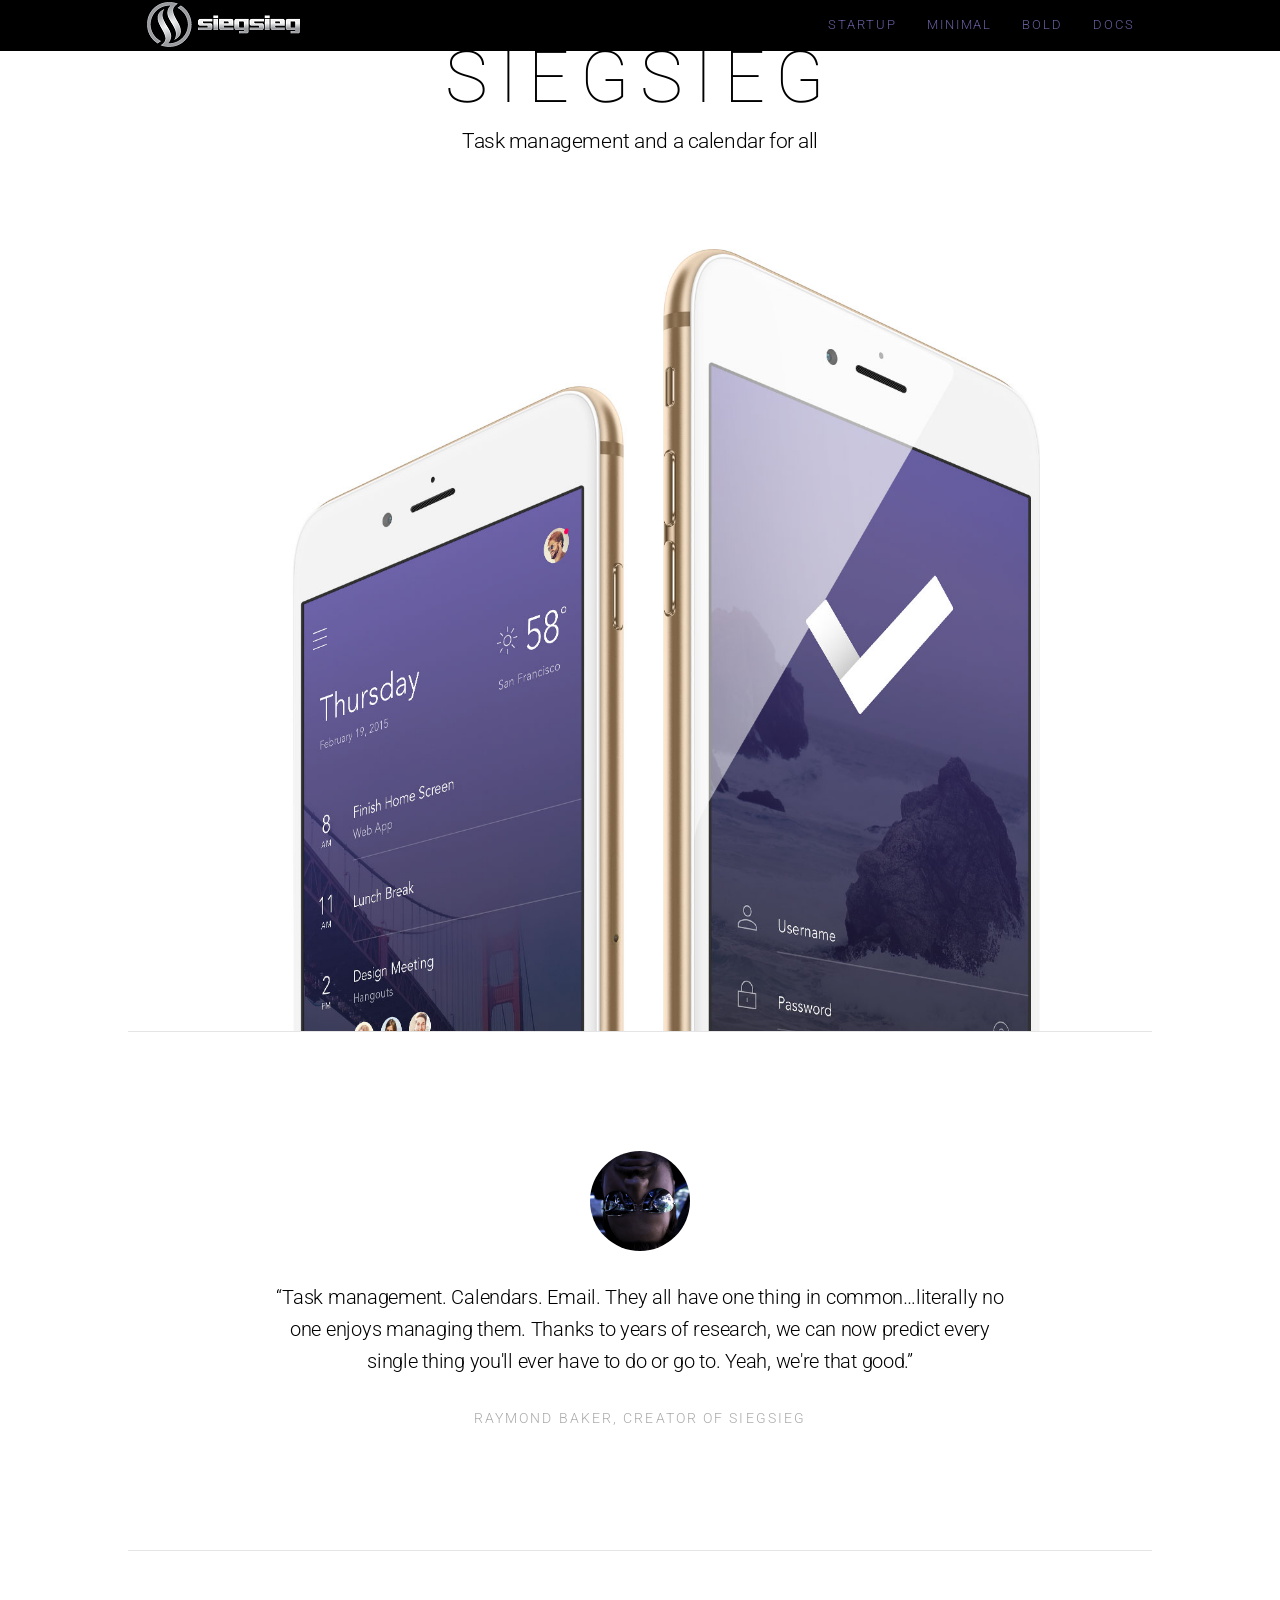
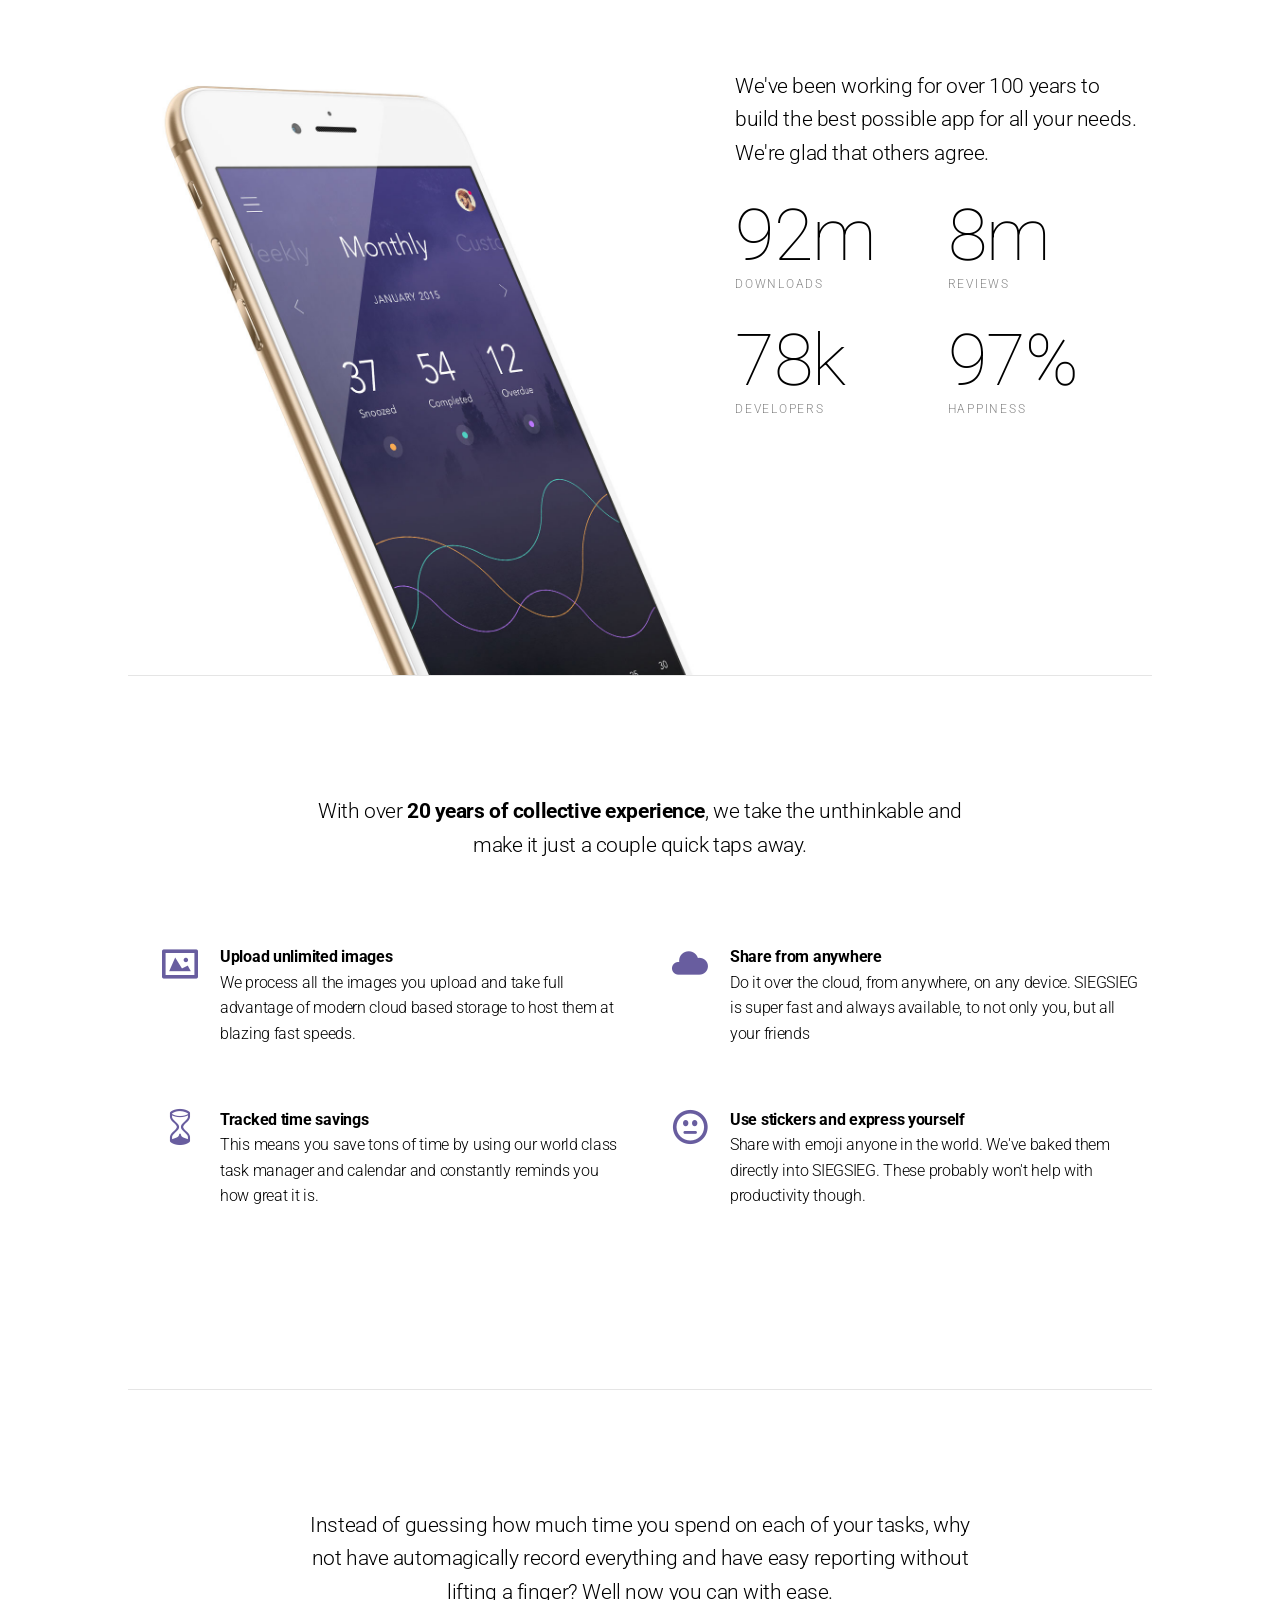
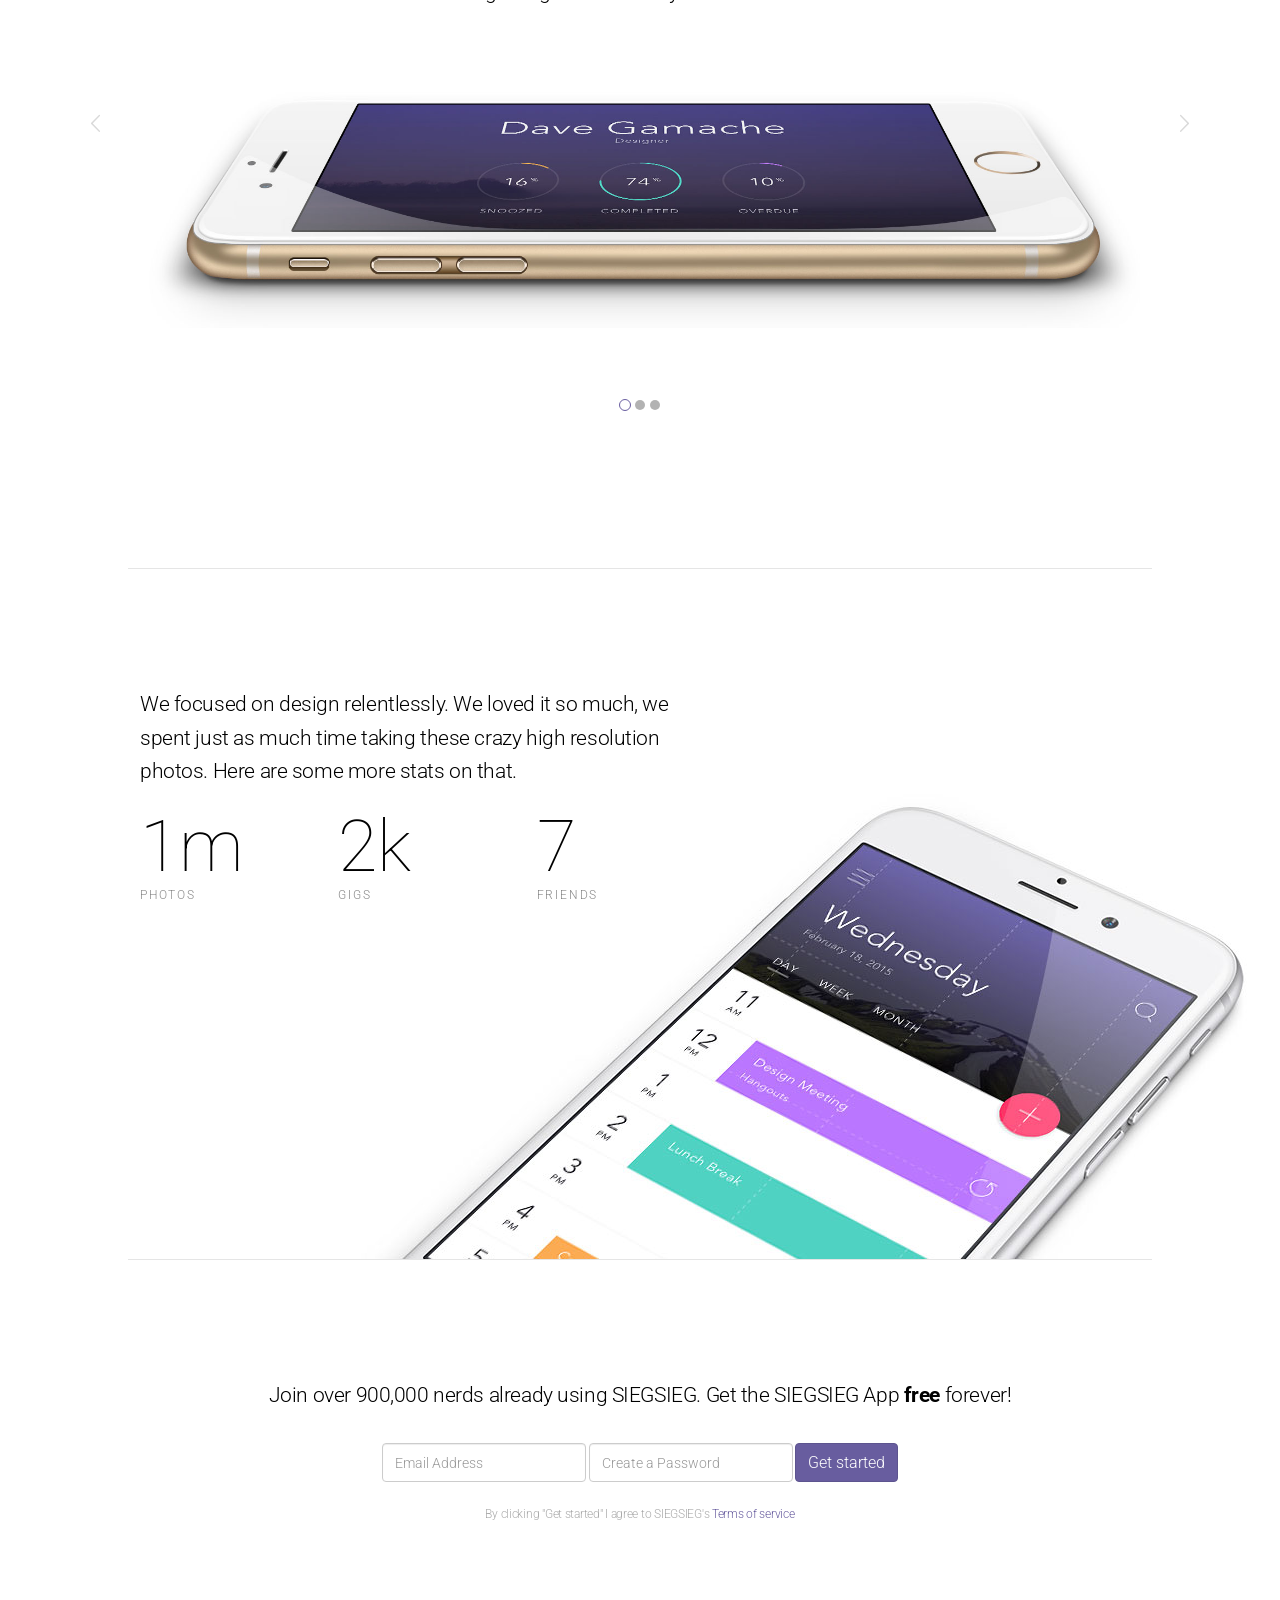
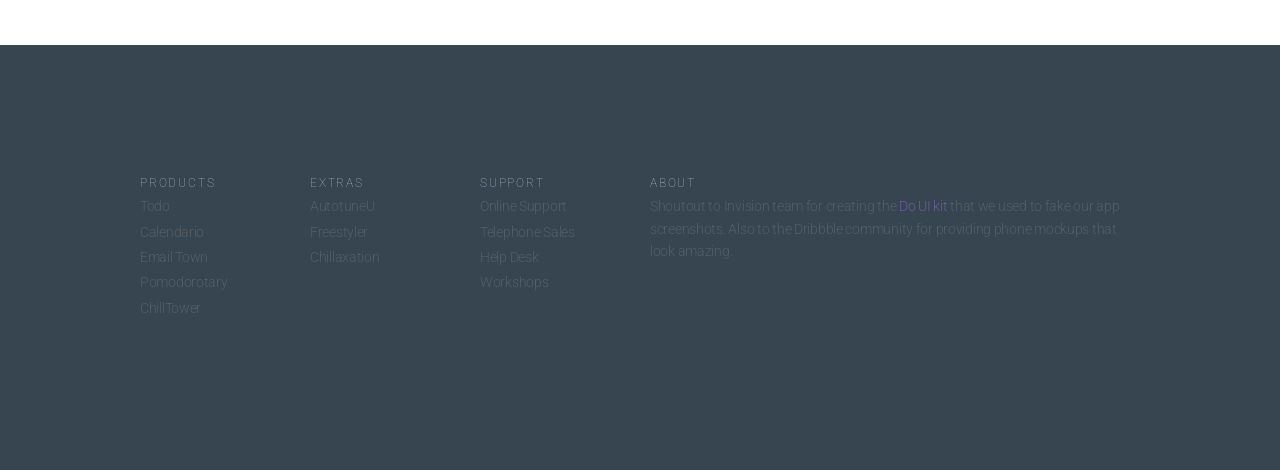
<file: docs/minimal/indexss.html>
<!DOCTYPE html>
<html lang="en">
  <head>
    <meta charset="utf-8">
    <meta http-equiv="X-UA-Compatible" content="IE=edge">
    <meta name="viewport" content="width=device-width, initial-scale=1">
    <meta name="description" content="Welcome to SIEGSIEG. Your answer to hassle-free connected living on the go. We bring back your life's soundtrack with you in all situations.">
    <meta name="keywords" content="bluetooth headphones, bluetooth headset, wireless heaphones, wireless headset">
    <meta name="author" content="SIEGSIEG">

    <title>

        SIEGSIEG &middot;

    </title>


      <link href="http://fonts.googleapis.com/css?family=Roboto:100,300,400,700" rel="stylesheet">
      <link href="../assets/css/toolkit-minimalss.css" rel="stylesheet">
      <link href="../assets/css/application-minimalss.css" rel="stylesheet">




    <style>
      /* note: this is a hack for ios iframe for bootstrap themes shopify page */
      /* this chunk of css is not part of the toolkit :) */
      /* …curses ios, etc… */
      @media (max-width: 768px) and (-webkit-min-device-pixel-ratio: 2) {
        body {
          width: 1px;
          min-width: 100%;
          *width: 100%;
        }
        #stage {
          height: 1px;
          overflow: auto;
          min-height: 100vh;
          -webkit-overflow-scrolling: touch;
        }
      }
      .navbar {
        background-color: #000000;
      }
      .navbar-fixed-top .navbar-toggle .icon-bar {
        background-color: #e60000;
      }
    </style>
  </head>


<body>




<nav class="navbar navbar-fixed-top navbar-static-top  text-uppercase app-navbar">
  <div class="container">
    <div class="navbar-header">
      <button type="button" class="navbar-toggle collapsed p-x-0" data-toggle="collapse" data-target="#navbar-collapse">
        <span class="sr-only">Toggle navigation</span>
        <span class="icon-bar"></span>
        <span class="icon-bar"></span>
        <span class="icon-bar"></span>
      </button>
      <!-- <a class="navbar-brand"> -->
        <img src="../assets/img/siegsieg-logo-170-50.png">
      <!-- </a> -->
    </div>
    <div class="navbar-collapse collapse" id="navbar-collapse">
      <ul class="nav navbar-nav navbar-right">
        <li >
          <a href="../indexss.html">Startup</a>
        </li>
        <li class="active">
          <a href="../minimal/indexss.html">Minimal</a>
        </li>
        <li >
          <a href="../bold/index.html">Bold</a>
        </li>
        <li >
          <a href="../docs/index.html">Docs</a>
        </li>
      </ul>
    </div><!--/.nav-collapse -->
  </div>
</nav>


<div class="block app-block-intro">
  <div class="container text-center">
    <h1 class="block-title m-b-sm text-uppercase app-myphone-brand">SIEGSIEG</h1>
    <p class="lead m-b-lg p-b-md">Task management and a calendar for all</p>
    <img src="../assets/img/iphone-to-iphone-sized.jpg">
  </div>
</div>

<div class="block block-bordered-lg">
  <div class="container text-center app-translate-15" data-transition="entrance">
    <blockquote class="pull-quote">
      <img class="img-circle" src="../assets/img/avatar-mdo.png">
      <p>
        “Task management. Calendars. Email. They all have one thing in common&hellip;literally no one enjoys managing them. Thanks to years of research, we can now predict every single thing you'll ever have to do or go to. Yeah, we're that good.”
      </p>
      <cite>Raymond Baker, Creator of SIEGSIEG</cite>
    </blockquote>
  </div>
</div>

<div class="block block-bordered-lg p-b-0 app-block-stats">
  <div class="container">
    <div class="row">
      <div class="col-md-7 col-sm-6">
        <img
          src="../assets/img/iphone-perspective-sized.jpg"
          class="app-translate-5"
          data-transition="entrance">
        <hr class="m-t-0 m-b-lg m-x-auto visible-xs">
      </div>
      <div class="col-md-5 col-sm-6 text-xs-center text-sm-left">
        <p class="lead">
          We've been working for over 100 years to build the best possible app for all your needs. We're glad that others agree.
        </p>
        <div class="row m-y-md">
          <div class="col-xs-6">
            <div class="statcard">
              <h1 class="statcard-number block-title">92m</h1>
              <span class="statcard-desc">Downloads</span>
            </div>
          </div>
          <div class="col-xs-6">
            <div class="statcard">
              <h1 class="statcard-number block-title">8m</h1>
              <span class="statcard-desc">Reviews</span>
            </div>
          </div>
        </div>
        <div class="row hidden-sm">
          <div class="col-xs-6 m-b-lg">
            <div class="statcard">
              <h1 class="statcard-number block-title">78k</h1>
              <span class="statcard-desc">Developers</span>
            </div>
          </div>
          <div class="col-xs-6 m-b-lg">
            <div class="statcard">
              <h1 class="statcard-number block-title">97%</h1>
              <span class="statcard-desc">Happiness</span>
            </div>
          </div>
        </div>
      </div>
    </div>
  </div>
</div>

<div class="block block-bordered-lg">
  <div class="container">
    <div class="row">
    <div class="col-sm-8 col-sm-offset-2 text-center m-b-lg">
      <p class="lead m-x-auto">With over <strong>20 years of collective experience</strong>, we take the unthinkable and make it just a couple quick taps away.</p>
    </div>
    </div>
    <div class="row">
      <div class="col-sm-6">
        <ul class="featured-list">
          <li class="m-b-lg">
            <div class="featured-list-icon text-primary">
              <span class="icon icon-image"></span>
            </div>
            <p class="featured-list-icon-text m-b-0"><strong>Upload unlimited images</strong></p>
            <p class="featured-list-icon-text">
              We process all the images you upload and take full advantage of modern cloud based storage to host them at blazing fast speeds.
            </p>
          </li>

          <li class="m-b-lg">
            <div class="featured-list-icon text-primary">
              <span class="icon icon-hour-glass"></span>
            </div>
            <p class="featured-list-icon-text m-b-0"><strong>Tracked time savings</strong></p>
            <p class="featured-list-icon-text">
              This means you save tons of time by using our world class task manager and calendar and constantly reminds you how great it is.
            </p>
          </li>

        </ul>
      </div>
      <div class="col-sm-6">
        <ul class="featured-list">

          <li class="m-b-lg">
            <div class="featured-list-icon text-primary">
              <span class="icon icon-cloud"></span>
            </div>
            <p class="featured-list-icon-text m-b-0"><strong>Share from anywhere</strong></p>
            <p class="featured-list-icon-text">
              Do it over the cloud, from anywhere, on any device. SIEGSIEG is super fast and always available, to not only you, but all your friends
            </p>
          </li>

          <li class="m-b-lg">
            <div class="featured-list-icon text-primary">
              <span class="icon icon-emoji-neutral"></span>
            </div>
            <p class="featured-list-icon-text m-b-0"><strong>Use stickers and express yourself</strong></p>
            <p class="featured-list-icon-text">
              Share with emoji anyone in the world. We've baked them directly into SIEGSIEG. These probably won't help with productivity though.
            </p>
          </li>
        </ul>
      </div>
    </div>
  </div>
</div>

<div class="block block-bordered-lg p-l-0 p-t-0 p-r-0">
  <div id="carousel-example-generic-2" class="carousel carousel-light slide" data-ride="carousel">
    <ol class="carousel-indicators">
      <li data-target="#carousel-example-generic-2" data-slide-to="0" class="active"></li>
      <li data-target="#carousel-example-generic-2" data-slide-to="1"></li>
      <li data-target="#carousel-example-generic-2" data-slide-to="2"></li>
    </ol>
    <div class="carousel-inner" role="listbox">
      <div class="item active">
        <div class="block">
          <div class="container">
            <div class="row">
              <div class="col-sm-8 col-sm-offset-2">
                <p class="lead m-x-auto text-center">
                  Instead of guessing how much time you spend on each of your tasks, why not have automagically record everything and have easy reporting without lifting a finger? <span class="hidden-xs">Well now you can with ease.</span>
                </p>
              </div>
            </div>
            <img class="img-responsive m-t-lg app-block-game-img" src="../assets/img/iphone-flat-sized.jpg">
          </div>
        </div>
      </div>
      <div class="item">
        <div class="block">
          <div class="container">
            <div class="row">
              <div class="col-sm-8 col-sm-offset-2">
                <p class="lead m-x-auto text-center">
                  Instead of guessing how much time you spend on each of your tasks, why not have automagically record everything and have easy reporting without lifting a finger? <span class="hidden-xs">Well now you can with ease.</span>
                </p>
              </div>
            </div>
            <img class="img-responsive m-t-lg app-block-game-img" src="../assets/img/iphone-flat-sized.jpg">
          </div>
        </div>
      </div>
      <div class="item">
        <div class="block">
          <div class="container">
            <div class="row">
              <div class="col-sm-8 col-sm-offset-2">
                <p class="lead m-x-auto text-center">
                  Instead of guessing how much time you spend on each of your tasks, why not have automagically record everything and have easy reporting without lifting a finger? <span class="hidden-xs">Well now you can with ease.</span>
                </p>
              </div>
            </div>
            <img class="img-responsive m-t-lg app-block-game-img" src="../assets/img/iphone-flat-sized.jpg">
          </div>
        </div>
      </div>
    </div>
    <a class="left carousel-control" href="#carousel-example-generic-2" role="button" data-slide="prev">
      <span class="icon icon-chevron-thin-left" aria-hidden="true"></span>
      <span class="sr-only">Previous</span>
    </a>
    <a class="right carousel-control" href="#carousel-example-generic-2" role="button" data-slide="next">
      <span class="icon icon-chevron-thin-right" aria-hidden="true"></span>
      <span class="sr-only">Next</span>
    </a>
  </div>
</div>

<div class="block block-bordered-lg block-overflow-hidden p-b-0 app-block-design">
  <div class="container">
    <div class="row pos-r">
      <div class="col-sm-7 text-xs-center text-sm-left">
        <p class="lead">
          We focused on design relentlessly. We loved it so much, we spent just as much time taking these crazy high resolution photos. Here are some more stats on that.
        </p>
        <div class="row">
          <div class="col-xs-4">
            <div class="statcard">
              <h1 class="statcard-number block-title">1m</h1>
              <span class="statcard-desc">Photos</span>
            </div>
          </div>
          <div class="col-xs-4">
            <div class="statcard">
              <h1 class="statcard-number block-title">2k</h1>
              <span class="statcard-desc">gigs</span>
            </div>
          </div>
          <div class="col-xs-4">
            <div class="statcard">
              <h1 class="statcard-number block-title">7</h1>
              <span class="statcard-desc">Friends</span>
            </div>
          </div>
        </div>
      </div>
    </div>
  </div>
  <div class="text-right app-block-design-img">
    <img src="../assets/img/iphone-reverse-perspective-sized.jpg" class="app-translate-50" data-transition="entrance">
  </div>
</div>

<div class="block block-bordered-lg text-center">
  <div class="container-fluid">
    <p class="lead m-b-md">
      Join over 900,000 nerds already using SIEGSIEG. Get the SIEGSIEG App <strong>free</strong> forever!
    </p>
    <form class="form-inline">
      <input class="form-control m-b" placeholder="Email Address">
      <input class="form-control m-b" type="password" placeholder="Create a Password">
      <button class="btn btn-primary m-b">Get started</button>
    </form>
    <small class="text-muted">
      By clicking "Get started" I agree to SIEGSIEG's
      <a href="#">Terms of service</a>
    </small>
  </div>
</div>

<div class="block app-block-footer">
  <div class="container">
    <div class="row">
      <div class="col-sm-2 m-b">
        <ul class="list-unstyled list-spaced">
          <li><h6 class="text-uppercase">Products</h6></li>
          <li>Todo</li>
          <li>Calendario</li>
          <li>Email Town</li>
          <li>Pomodorotary</li>
          <li>ChillTower</li>
        </ul>
      </div>
      <div class="col-sm-2 m-b">
        <ul class="list-unstyled list-spaced">
          <li><h6 class="text-uppercase">Extras</h6></li>
          <li>AutotuneU</li>
          <li>Freestyler</li>
          <li>Chillaxation</li>
        </ul>
      </div>
      <div class="col-sm-2 m-b">
        <ul class="list-unstyled list-spaced">
          <li><h6 class="text-uppercase">Support</h6></li>
          <li>Online Support</li>
          <li>Telephone Sales</li>
          <li>Help Desk</li>
          <li>Workshops</li>
        </ul>
      </div>
       <div class="col-sm-6">
        <h6 class="text-uppercase">About</h6>
        <p>Shoutout to Invision team for creating the <a href="http://www.invisionapp.com/do">Do UI kit</a> that we used to fake our app screenshots. Also to the Dribbble community for providing phone mockups that look amazing.</p>
      </div>
    </div>
  </div>
</div>


    <script src="../assets/js/jquery.min.js"></script>
    <script src="../assets/js/toolkit.js"></script>
    <script src="../assets/js/application.js"></script>
  </body>
</html>
</file>
<file: docs/assets/css/application-minimalss.css>
/*
 * Minimal Application level overrides
 * (things that dont make sense in a toolkit :)
 * copyright @colossal 2015
 */

.block {
 overflow: hidden;
}


/* navbar */
.app-navbar {
  font-size: 13px;
  letter-spacing: .15em;
}
.app-navbar .navbar-brand {
  font-size: 13px;
}


/* intro block */
.app-block-intro {
  padding-top: 20px;
}
.app-block-intro img {
  width: 80%;
  margin-bottom: -45%;
}

/* block img */
.app-block-game img,
.app-block-stats img {
  width: 100%;
}
@media (max-width: 480px) {
  .app-block-game-img {
    transform: scale(1.5) !important;
  }
}

/* stats hr */
.app-block-stats hr {
  width: calc(80% + 60px);
}

/* design block */
.app-block-design > .container > .row {
  z-index: 2;
}

.app-block-design-img {
  margin-top: -60px;
  margin-left: -450px;
  float: left;
  width: 100%;
}

@media (min-width: 768px) {
  .app-block-design-img {
    margin-top: -220px;
    margin-left: 0;
  }
}

/* footer block */
.app-block-footer {
  background-color: rgb(54, 69, 79);
  /* initial background-color: rgb(27, 28, 29); */
  color: #444;
  color: rgba(116, 119, 123, .5);
}


/* transforms */
.app-translate-15 {
  -webkit-transform: translateY(15px);
      -ms-transform: translateY(15px);
          transform: translateY(15px);
}
.app-translate-50 {
  -webkit-transform: translateY(50px);
      -ms-transform: translateY(50px);
          transform: translateY(50px);
}
.app-translate-5 {
  -webkit-transform: translateY(5%);
      -ms-transform: translateY(5%);
          transform: translateY(5%);
}
.app-translate-10 {
  -webkit-transform: translateY(10%);
      -ms-transform: translateY(10%);
          transform: translateY(10%);
}


/* brand */

@media (max-width: 400px) {
  .app-myphone-brand {
    font-size: 46px !important;
  }
}
@media (max-width: 350px) {
  .app-myphone-brand {
    font-size: 42px !important;
  }
}
</file>
<file: globalnav/2.0/en_US/styles/ss-globalnav.built.css>
#ss-globalnav .ss-gn-menuicon{
  display:none;position:absolute;z-index:2;top:0;left:0;width:48px;border-bottom:none
  
}
@media only screen and (max-width: 767px){
  #ss-globalnav .ss-gn-menuicon{
    display:block
    
  }
  
}
#ss-globalnav .ss-gn-menuicon-label{
  display:block;position:absolute;z-index:3;top:0;width:48px;height:48px;cursor:pointer;-webkit-transition:opacity 0.2s cubic-bezier(0.645, 0.045, 0.355, 1),-webkit-transform 0.4s cubic-bezier(0.4, 0.01, 0.165, 0.99);transition:opacity 0.2s cubic-bezier(0.645, 0.045, 0.355, 1),transform 0.4s cubic-bezier(0.4, 0.01, 0.165, 0.99);-webkit-tap-highlight-color:transparent
  
}
#ss-globalnav .ss-gn-menuicon-label:hover,#ss-globalnav .ss-gn-menuicon-label:focus,#ss-globalnav .ss-gn-menuicon-label:active{
  opacity:.65
  
}
#ss-globalnav.touch .ss-gn-menuicon-label{
  opacity:1;-webkit-transition:-webkit-transform 0.4s cubic-bezier(0.4, 0.01, 0.165, 0.99);transition:transform 0.4s cubic-bezier(0.4, 0.01, 0.165, 0.99)
  
}
#ss-gn-menustate:checked ~ #ss-globalnav .ss-gn-menuicon-label,#ss-gn-menustate:target ~ #ss-globalnav .ss-gn-menuicon-label{
  -webkit-transform:rotate(90deg);transform:rotate(90deg)
  
}
#ss-globalnav .ss-gn-menuicon-bread{
  position:absolute;z-index:3;top:0;left:0;width:48px;height:48px;-webkit-transition:opacity 0.2s cubic-bezier(0.645, 0.045, 0.355, 1);transition:opacity 0.2s cubic-bezier(0.645, 0.045, 0.355, 1)
  
}
#ss-globalnav .ss-gn-menuicon-bread-top{
  -webkit-transition:-webkit-transform 0.25s cubic-bezier(0.4, 0.01, 0.165, 0.99);transition:transform 0.25s cubic-bezier(0.4, 0.01, 0.165, 0.99);-webkit-transform:rotate(0);transform:rotate(0);z-index:4
  
}
#ss-gn-menustate:checked ~ #ss-globalnav .ss-gn-menuicon-bread-top,#ss-gn-menustate:target ~ #ss-globalnav .ss-gn-menuicon-bread-top{
  -webkit-transition:-webkit-transform 0.25s 0.2s cubic-bezier(0.4, 0.01, 0.165, 0.99);transition:transform 0.25s 0.2s cubic-bezier(0.4, 0.01, 0.165, 0.99);-webkit-transform:rotate(45deg);transform:rotate(45deg)
  
}
#ss-globalnav .ss-gn-menuicon-bread-bottom{
  -webkit-transition:-webkit-transform 0.25s cubic-bezier(0.4, 0.01, 0.165, 0.99);transition:transform 0.25s cubic-bezier(0.4, 0.01, 0.165, 0.99);-webkit-transform:rotate(0);transform:rotate(0)
  
}
#ss-gn-menustate:checked ~ #ss-globalnav .ss-gn-menuicon-bread-bottom,#ss-gn-menustate:target ~ #ss-globalnav .ss-gn-menuicon-bread-bottom{
  -webkit-transition:-webkit-transform 0.25s 0.2s cubic-bezier(0.4, 0.01, 0.165, 0.99);transition:transform 0.25s 0.2s cubic-bezier(0.4, 0.01, 0.165, 0.99);-webkit-transform:rotate(-45deg);transform:rotate(-45deg)
  
}
#ss-globalnav .ss-gn-menuicon-bread-crust{
  display:block;width:17px;height:1px;background:#fff;position:absolute;left:16px;z-index:1;-webkit-transition:-webkit-transform 0.2s;transition:transform 0.2s
  
}
#ss-globalnav .ss-gn-menuicon-bread-crust-top{
  top:23px;-webkit-transition:-webkit-transform 0.2s 0.2s;transition:transform 0.2s 0.2s;-webkit-transform:translateY(-3px);transform:translateY(-3px)
  
}
#ss-gn-menustate:checked ~ #ss-globalnav .ss-gn-menuicon-bread-crust-top,#ss-gn-menustate:target ~ #ss-globalnav .ss-gn-menuicon-bread-crust-top{
  -webkit-transform:translateY(0);transform:translateY(0);-webkit-transition-delay:0;transition-delay:0
  
}
#ss-globalnav .ss-gn-menuicon-bread-crust-bottom{
  bottom:23px;-webkit-transform:translateY(3px);transform:translateY(3px)
  
}
#ss-gn-menustate:checked ~ #ss-globalnav .ss-gn-menuicon-bread-crust-bottom,#ss-gn-menustate:target ~ #ss-globalnav .ss-gn-menuicon-bread-crust-bottom{
  -webkit-transition:-webkit-transform 0.2s;transition:transform 0.2s;-webkit-transform:translateY(0);transform:translateY(0)
  
}
</file>
<file: v/home/cj/built/styles/main.built.css>
html {
    font-size: 100%;
    -ms-text-size-adjust: 100%;
    -webkit-text-size-adjust: 100%
}

body {
    margin: 0;
    padding: 0
}

ul,
ol,
li,
dl,
dt,
dd,
h1,
h2,
h3,
h4,
h5,
h6,
hgroup,
p,
blockquote,
figure,
form,
fieldset,
input,
legend,
pre,
abbr,
button {
    margin: 0;
    padding: 0
}

pre,
code,
address,
caption,
th,
figcaption {
    font-size: 1em;
    font-weight: normal;
    font-style: normal
}

fieldset,
iframe,
img {
    border: 0
}

caption,
th {
    text-align: left
}

table {
    border-collapse: collapse;
    border-spacing: 0
}

article,
aside,
footer,
header,
nav,
main,
section,
summary,
details,
hgroup,
figure,
figcaption {
    display: block
}

audio,
canvas,
video,
progress {
    display: inline-block;
    vertical-align: baseline
}

button {
    color: inherit;
    color: expression(this.parentNode.currentStyle['color']);
    font: inherit;
    font: expression(this.parentNode.currentStyle['font']);
    line-height: inherit;
    line-height: expression(this.parentNode.currentStyle['line-height']);
    vertical-align: inherit;
    vertical-align: expression(this.parentNode.currentStyle['vertical-align']);
    background: none;
    border: 0;
    box-sizing: content-box;
    cursor: pointer;
    overflow: visible
}

button:disabled {
    cursor: default
}

button:-moz-focusring {
    outline: 1px dotted
}

button::-moz-focus-inner {
    border: 0;
    padding: 0
}

@media print {
    body,
    #main,
    #content {
        color: #000
    }
    a,
    a:link,
    a:visited {
        color: #000;
        text-decoration: none
    }
    #globalheader,
    #globalfooter,
    #directorynav,
    #tabs,
    .noprint,
    .hide {
        display: none
    }
}

html {
    font-family: "Myriad Set Pro", "Helvetica Neue", "Helvetica", "Arial", sans-serif;
    quotes: "â€œ" "â€";
    font-size: 112.5%
}

[lang=ja-JP] {
    font-family: "Apple TP", "Hiragino Kaku Gothic Pro", "ãƒ’ãƒ©ã‚®ãƒŽè§’ã‚´ Pro W3", "ãƒ¡ã‚¤ãƒªã‚ª", "Meiryo", "ï¼­ï¼³ ï¼°ã‚´ã‚·ãƒƒã‚¯", "Helvetica Neue", "Helvetica", "Arial", sans-serif
}

[lang=zh-CN] {
    font-family: "Helvetica Neue", "Helvetica", "STHeitiSC-Light", "Arial", sans-serif
}

[lang=zh-TW] {
    font-family: "Helvetica Neue", "Helvetica", "STHeitiTC-Light", "Arial", sans-serif
}

[lang=zh-HK] {
    font-family: "Helvetica Neue", "Helvetica", "STHeitiTC-Light", "Arial", sans-serif
}

[lang=th-TH] {
    font-family: "Sukhumvit Set", "Helvetica Neue", "Helvetica", "Arial", sans-serif
}

[lang=ko-KR] {
    font-family: "Yoon Gothic", "Apple Gothic", "HY Gulim", "MalgumGothic", "HY Dotum", "Lexi Gulim", "Helvetica Neue", "Helvetica", "Arial", sans-serif
}

:lang(de) {
    quotes: "â€ž" "â€œ"
}

:lang(fr) {
    quotes: "Â«Â " "Â Â»"
}

:lang(es-ES) {
    quotes: "Â«" "Â»"
}

:lang(ja-JP) {
    quotes: "ã€Œ" "ã€"
}

:lang(no-NO) {
    quotes: "Â«" "Â»"
}

:lang(zh-HK) {
    quotes: "ã€Œ" "ã€"
}

:lang(zh-TW) {
    quotes: "ã€Œ" "ã€"
}

body {
    font-size: 18px;
    line-height: 1.45;
    font-weight: 400;
    letter-spacing: normal;
    background-color: #fff;
    color: #333;
    font-style: normal
}

@media only screen and (max-width: 1068px) {
    body {
        font-size: 18px;
        line-height: 1.45;
        font-weight: 400;
        letter-spacing: normal
    }
}

@media only screen and (max-width: 735px) {
    body {
        font-size: 18px;
        line-height: 1.45;
        font-weight: 400;
        letter-spacing: normal
    }
}

html[lang=zh-TW] body {
    font-size: 16px;
    line-height: 1.75
}

@media only screen and (max-width: 1068px) {
    html[lang=zh-TW] body {
        font-size: 16px;
        line-height: 1.75
    }
}

@media only screen and (max-width: 735px) {
    html[lang=zh-TW] body {
        font-size: 16px;
        line-height: 1.75
    }
}

html[lang=zh-HK] body {
    font-size: 16px;
    line-height: 1.75
}

@media only screen and (max-width: 1068px) {
    html[lang=zh-HK] body {
        font-size: 16px;
        line-height: 1.75
    }
}

@media only screen and (max-width: 735px) {
    html[lang=zh-HK] body {
        font-size: 16px;
        line-height: 1.75
    }
}

html[lang=zh-CN] body {
    font-size: 16px;
    line-height: 1.75
}

@media only screen and (max-width: 1068px) {
    html[lang=zh-CN] body {
        font-size: 16px;
        line-height: 1.75
    }
}

@media only screen and (max-width: 735px) {
    html[lang=zh-CN] body {
        font-size: 16px;
        line-height: 1.75
    }
}

body,
input,
textarea,
select,
button {
    font-synthesis: none;
    text-rendering: optimizeLegibility;
    -webkit-font-smoothing: antialiased;
    -moz-osx-font-smoothing: grayscale;
    -moz-font-feature-settings: 'liga', 'kern';
    direction: ltr;
    text-align: left
}

a {
    color: #08c
}

a:visited,
a:link,
a:active {
    text-decoration: none
}

html.no-js a:hover {
    text-decoration: underline
}

html.no-touch a:hover {
    text-decoration: underline
}

h1,
h2,
h3,
h4,
h5,
h6 {
    margin: 0 0 0.45em 0
}

*+h1,
*+h2,
*+h3,
*+h4,
*+h5,
*+h6 {
    margin-top: 1em
}

h1 img,
h2 img,
h3 img,
h4 img,
h5 img,
h6 img {
    display: block;
    margin: 0
}

strong,
b {
    font-weight: bold
}

em,
i,
cite,
dfn {
    font-style: italic
}

p {
    margin: 0 0 1em 0
}

li li {
    font-size: 1em
}

ul,
ol {
    margin: 1em 0 1em 1.11111em
}

ul ul,
ul ol,
ol ul,
ol ol {
    margin-top: 0;
    margin-bottom: 0
}

nav ul,
nav ol {
    list-style: none;
    margin: 0
}

sup {
    font-size: .6em;
    opacity: .8;
    vertical-align: top;
    position: relative;
    bottom: -.2em
}

h1 sup,
h2 sup,
h3 sup {
    font-size: .4em
}

html.oldie h4 sup,
html.oldie h5 sup,
html.oldie h6 sup {
    font-size: .8em;
    font-weight: normal;
    line-height: 1;
    bottom: auto
}

sup a {
    color: #333
}

sup a:hover {
    color: #08c;
    text-decoration: none
}

sub {
    line-height: 1
}

abbr {
    border: 0
}

.selfclear:before,
.selfclear:after {
    content: ' ';
    display: table
}

.selfclear:after {
    clear: both
}

html.oldie .selfclear {
    zoom: 1
}

.visuallyhidden {
    position: absolute;
    top: 0;
    left: 0;
    clip: rect(1px 1px 1px 1px);
    clip: rect(1px, 1px, 1px, 1px);
    -webkit-clip-path: inset(0px 0px 99.9% 99.9%);
    clip-path: inset(0px 0px 99.9% 99.9%);
    overflow: hidden;
    height: 1px;
    width: 1px;
    padding: 0;
    border: 0
}

.imagereplace {
    overflow: hidden;
    text-indent: 100%;
    white-space: nowrap
}

.nowrap {
    white-space: nowrap
}

.clear {
    clear: both
}

#top {
    position: absolute;
    top: 0
}

.cursor-grab {
    cursor: move;
    cursor: -webkit-grab;
    cursor: grab
}

.cursor-grabbing {
    cursor: move;
    cursor: -webkit-grabbing;
    cursor: grabbing
}

.row {
    position: relative;
    z-index: 1
}

.row:before,
.row:after {
    content: ' ';
    display: table
}

.row:after {
    clear: both
}

html.oldie .row {
    zoom: 1
}

.column {
    position: relative;
    z-index: 1;
    min-height: 2px;
    margin: 0;
    padding: 0;
    float: left
}

.large-offset-0 {
    margin-left: 0
}

.large-push-0 {
    left: auto;
    right: auto
}

.large-pull-0 {
    right: auto;
    left: auto
}

.large-1 {
    width: 8.33333%
}

html.oldie .large-1 {
    width: 8.325%
}

.large-offset-1 {
    margin-left: 8.33333%
}

html.oldie .large-offset-1 {
    margin-left: 8.325%
}

.large-push-1 {
    left: 8.33333%;
    right: auto
}

.large-pull-1 {
    right: 8.33333%;
    left: auto
}

.large-2 {
    width: 16.66667%
}

html.oldie .large-2 {
    width: 16.65%
}

.large-offset-2 {
    margin-left: 16.66667%
}

html.oldie .large-offset-2 {
    margin-left: 16.65%
}

.large-push-2 {
    left: 16.66667%;
    right: auto
}

.large-pull-2 {
    right: 16.66667%;
    left: auto
}

.large-3 {
    width: 25%
}

html.oldie .large-3 {
    width: 24.975%
}

.large-offset-3 {
    margin-left: 25%
}

html.oldie .large-offset-3 {
    margin-left: 24.975%
}

.large-push-3 {
    left: 25%;
    right: auto
}

.large-pull-3 {
    right: 25%;
    left: auto
}

.large-4 {
    width: 33.33333%
}

html.oldie .large-4 {
    width: 33.3%
}

.large-offset-4 {
    margin-left: 33.33333%
}

html.oldie .large-offset-4 {
    margin-left: 33.3%
}

.large-push-4 {
    left: 33.33333%;
    right: auto
}

.large-pull-4 {
    right: 33.33333%;
    left: auto
}

.large-5 {
    width: 41.66667%
}

html.oldie .large-5 {
    width: 41.625%
}

.large-offset-5 {
    margin-left: 41.66667%
}

html.oldie .large-offset-5 {
    margin-left: 41.625%
}

.large-push-5 {
    left: 41.66667%;
    right: auto
}

.large-pull-5 {
    right: 41.66667%;
    left: auto
}

.large-6 {
    width: 50%
}

html.oldie .large-6 {
    width: 49.95%
}

.large-offset-6 {
    margin-left: 50%
}

html.oldie .large-offset-6 {
    margin-left: 49.95%
}

.large-push-6 {
    left: 50%;
    right: auto
}

.large-pull-6 {
    right: 50%;
    left: auto
}

.large-7 {
    width: 58.33333%
}

html.oldie .large-7 {
    width: 58.275%
}

.large-offset-7 {
    margin-left: 58.33333%
}

html.oldie .large-offset-7 {
    margin-left: 58.275%
}

.large-push-7 {
    left: 58.33333%;
    right: auto
}

.large-pull-7 {
    right: 58.33333%;
    left: auto
}

.large-8 {
    width: 66.66667%
}

html.oldie .large-8 {
    width: 66.6%
}

.large-offset-8 {
    margin-left: 66.66667%
}

html.oldie .large-offset-8 {
    margin-left: 66.6%
}

.large-push-8 {
    left: 66.66667%;
    right: auto
}

.large-pull-8 {
    right: 66.66667%;
    left: auto
}

.large-9 {
    width: 75%
}

html.oldie .large-9 {
    width: 74.925%
}

.large-offset-9 {
    margin-left: 75%
}

html.oldie .large-offset-9 {
    margin-left: 74.925%
}

.large-push-9 {
    left: 75%;
    right: auto
}

.large-pull-9 {
    right: 75%;
    left: auto
}

.large-10 {
    width: 83.33333%
}

html.oldie .large-10 {
    width: 83.25%
}

.large-offset-10 {
    margin-left: 83.33333%
}

html.oldie .large-offset-10 {
    margin-left: 83.25%
}

.large-push-10 {
    left: 83.33333%;
    right: auto
}

.large-pull-10 {
    right: 83.33333%;
    left: auto
}

.large-11 {
    width: 91.66667%
}

html.oldie .large-11 {
    width: 91.575%
}

.large-offset-11 {
    margin-left: 91.66667%
}

html.oldie .large-offset-11 {
    margin-left: 91.575%
}

.large-push-11 {
    left: 91.66667%;
    right: auto
}

.large-pull-11 {
    right: 91.66667%;
    left: auto
}

.large-12 {
    width: 100%
}

html.oldie .large-12 {
    width: 99.9%
}

.large-offset-12 {
    margin-left: 100%
}

html.oldie .large-offset-12 {
    margin-left: 99.9%
}

.large-push-12 {
    left: 100%;
    right: auto
}

.large-pull-12 {
    right: 100%;
    left: auto
}

.large-centered {
    margin-left: auto;
    margin-right: auto;
    float: none
}

.large-uncentered {
    margin-left: 0;
    margin-right: 0
}

.large-last {
    float: right
}

.large-notlast {
    float: left
}

@media only screen and (min-width: 1442px) {
    .xlarge-offset-0 {
        margin-left: 0
    }
    .xlarge-push-0 {
        left: auto;
        right: auto
    }
    .xlarge-pull-0 {
        right: auto;
        left: auto
    }
    .xlarge-1 {
        width: 8.33333%
    }
    .xlarge-offset-1 {
        margin-left: 8.33333%
    }
    .xlarge-push-1 {
        left: 8.33333%;
        right: auto
    }
    .xlarge-pull-1 {
        right: 8.33333%;
        left: auto
    }
    .xlarge-2 {
        width: 16.66667%
    }
    .xlarge-offset-2 {
        margin-left: 16.66667%
    }
    .xlarge-push-2 {
        left: 16.66667%;
        right: auto
    }
    .xlarge-pull-2 {
        right: 16.66667%;
        left: auto
    }
    .xlarge-3 {
        width: 25%
    }
    .xlarge-offset-3 {
        margin-left: 25%
    }
    .xlarge-push-3 {
        left: 25%;
        right: auto
    }
    .xlarge-pull-3 {
        right: 25%;
        left: auto
    }
    .xlarge-4 {
        width: 33.33333%
    }
    .xlarge-offset-4 {
        margin-left: 33.33333%
    }
    .xlarge-push-4 {
        left: 33.33333%;
        right: auto
    }
    .xlarge-pull-4 {
        right: 33.33333%;
        left: auto
    }
    .xlarge-5 {
        width: 41.66667%
    }
    .xlarge-offset-5 {
        margin-left: 41.66667%
    }
    .xlarge-push-5 {
        left: 41.66667%;
        right: auto
    }
    .xlarge-pull-5 {
        right: 41.66667%;
        left: auto
    }
    .xlarge-6 {
        width: 50%
    }
    .xlarge-offset-6 {
        margin-left: 50%
    }
    .xlarge-push-6 {
        left: 50%;
        right: auto
    }
    .xlarge-pull-6 {
        right: 50%;
        left: auto
    }
    .xlarge-7 {
        width: 58.33333%
    }
    .xlarge-offset-7 {
        margin-left: 58.33333%
    }
    .xlarge-push-7 {
        left: 58.33333%;
        right: auto
    }
    .xlarge-pull-7 {
        right: 58.33333%;
        left: auto
    }
    .xlarge-8 {
        width: 66.66667%
    }
    .xlarge-offset-8 {
        margin-left: 66.66667%
    }
    .xlarge-push-8 {
        left: 66.66667%;
        right: auto
    }
    .xlarge-pull-8 {
        right: 66.66667%;
        left: auto
    }
    .xlarge-9 {
        width: 75%
    }
    .xlarge-offset-9 {
        margin-left: 75%
    }
    .xlarge-push-9 {
        left: 75%;
        right: auto
    }
    .xlarge-pull-9 {
        right: 75%;
        left: auto
    }
    .xlarge-10 {
        width: 83.33333%
    }
    .xlarge-offset-10 {
        margin-left: 83.33333%
    }
    .xlarge-push-10 {
        left: 83.33333%;
        right: auto
    }
    .xlarge-pull-10 {
        right: 83.33333%;
        left: auto
    }
    .xlarge-11 {
        width: 91.66667%
    }
    .xlarge-offset-11 {
        margin-left: 91.66667%
    }
    .xlarge-push-11 {
        left: 91.66667%;
        right: auto
    }
    .xlarge-pull-11 {
        right: 91.66667%;
        left: auto
    }
    .xlarge-12 {
        width: 100%
    }
    .xlarge-offset-12 {
        margin-left: 100%
    }
    .xlarge-push-12 {
        left: 100%;
        right: auto
    }
    .xlarge-pull-12 {
        right: 100%;
        left: auto
    }
    .xlarge-centered {
        margin-left: auto;
        margin-right: auto;
        float: none
    }
    .xlarge-uncentered {
        margin-left: 0;
        margin-right: 0
    }
    .xlarge-last {
        float: right
    }
    .xlarge-notlast {
        float: left
    }
}

@media only screen and (max-width: 1068px) {
    .medium-offset-0 {
        margin-left: 0
    }
    .medium-push-0 {
        left: auto;
        right: auto
    }
    .medium-pull-0 {
        right: auto;
        left: auto
    }
    .medium-1 {
        width: 8.33333%
    }
    .medium-offset-1 {
        margin-left: 8.33333%
    }
    .medium-push-1 {
        left: 8.33333%;
        right: auto
    }
    .medium-pull-1 {
        right: 8.33333%;
        left: auto
    }
    .medium-2 {
        width: 16.66667%
    }
    .medium-offset-2 {
        margin-left: 16.66667%
    }
    .medium-push-2 {
        left: 16.66667%;
        right: auto
    }
    .medium-pull-2 {
        right: 16.66667%;
        left: auto
    }
    .medium-3 {
        width: 25%
    }
    .medium-offset-3 {
        margin-left: 25%
    }
    .medium-push-3 {
        left: 25%;
        right: auto
    }
    .medium-pull-3 {
        right: 25%;
        left: auto
    }
    .medium-4 {
        width: 33.33333%
    }
    .medium-offset-4 {
        margin-left: 33.33333%
    }
    .medium-push-4 {
        left: 33.33333%;
        right: auto
    }
    .medium-pull-4 {
        right: 33.33333%;
        left: auto
    }
    .medium-5 {
        width: 41.66667%
    }
    .medium-offset-5 {
        margin-left: 41.66667%
    }
    .medium-push-5 {
        left: 41.66667%;
        right: auto
    }
    .medium-pull-5 {
        right: 41.66667%;
        left: auto
    }
    .medium-6 {
        width: 50%
    }
    .medium-offset-6 {
        margin-left: 50%
    }
    .medium-push-6 {
        left: 50%;
        right: auto
    }
    .medium-pull-6 {
        right: 50%;
        left: auto
    }
    .medium-7 {
        width: 58.33333%
    }
    .medium-offset-7 {
        margin-left: 58.33333%
    }
    .medium-push-7 {
        left: 58.33333%;
        right: auto
    }
    .medium-pull-7 {
        right: 58.33333%;
        left: auto
    }
    .medium-8 {
        width: 66.66667%
    }
    .medium-offset-8 {
        margin-left: 66.66667%
    }
    .medium-push-8 {
        left: 66.66667%;
        right: auto
    }
    .medium-pull-8 {
        right: 66.66667%;
        left: auto
    }
    .medium-9 {
        width: 75%
    }
    .medium-offset-9 {
        margin-left: 75%
    }
    .medium-push-9 {
        left: 75%;
        right: auto
    }
    .medium-pull-9 {
        right: 75%;
        left: auto
    }
    .medium-10 {
        width: 83.33333%
    }
    .medium-offset-10 {
        margin-left: 83.33333%
    }
    .medium-push-10 {
        left: 83.33333%;
        right: auto
    }
    .medium-pull-10 {
        right: 83.33333%;
        left: auto
    }
    .medium-11 {
        width: 91.66667%
    }
    .medium-offset-11 {
        margin-left: 91.66667%
    }
    .medium-push-11 {
        left: 91.66667%;
        right: auto
    }
    .medium-pull-11 {
        right: 91.66667%;
        left: auto
    }
    .medium-12 {
        width: 100%
    }
    .medium-offset-12 {
        margin-left: 100%
    }
    .medium-push-12 {
        left: 100%;
        right: auto
    }
    .medium-pull-12 {
        right: 100%;
        left: auto
    }
    .medium-centered {
        margin-left: auto;
        margin-right: auto;
        float: none
    }
    .medium-uncentered {
        margin-left: 0;
        margin-right: 0
    }
    .medium-last {
        float: right
    }
    .medium-notlast {
        float: left
    }
}

@media only screen and (max-width: 735px) {
    .small-offset-0 {
        margin-left: 0
    }
    .small-push-0 {
        left: auto;
        right: auto
    }
    .small-pull-0 {
        right: auto;
        left: auto
    }
    .small-1 {
        width: 8.33333%
    }
    .small-offset-1 {
        margin-left: 8.33333%
    }
    .small-push-1 {
        left: 8.33333%;
        right: auto
    }
    .small-pull-1 {
        right: 8.33333%;
        left: auto
    }
    .small-2 {
        width: 16.66667%
    }
    .small-offset-2 {
        margin-left: 16.66667%
    }
    .small-push-2 {
        left: 16.66667%;
        right: auto
    }
    .small-pull-2 {
        right: 16.66667%;
        left: auto
    }
    .small-3 {
        width: 25%
    }
    .small-offset-3 {
        margin-left: 25%
    }
    .small-push-3 {
        left: 25%;
        right: auto
    }
    .small-pull-3 {
        right: 25%;
        left: auto
    }
    .small-4 {
        width: 33.33333%
    }
    .small-offset-4 {
        margin-left: 33.33333%
    }
    .small-push-4 {
        left: 33.33333%;
        right: auto
    }
    .small-pull-4 {
        right: 33.33333%;
        left: auto
    }
    .small-5 {
        width: 41.66667%
    }
    .small-offset-5 {
        margin-left: 41.66667%
    }
    .small-push-5 {
        left: 41.66667%;
        right: auto
    }
    .small-pull-5 {
        right: 41.66667%;
        left: auto
    }
    .small-6 {
        width: 50%
    }
    .small-offset-6 {
        margin-left: 50%
    }
    .small-push-6 {
        left: 50%;
        right: auto
    }
    .small-pull-6 {
        right: 50%;
        left: auto
    }
    .small-7 {
        width: 58.33333%
    }
    .small-offset-7 {
        margin-left: 58.33333%
    }
    .small-push-7 {
        left: 58.33333%;
        right: auto
    }
    .small-pull-7 {
        right: 58.33333%;
        left: auto
    }
    .small-8 {
        width: 66.66667%
    }
    .small-offset-8 {
        margin-left: 66.66667%
    }
    .small-push-8 {
        left: 66.66667%;
        right: auto
    }
    .small-pull-8 {
        right: 66.66667%;
        left: auto
    }
    .small-9 {
        width: 75%
    }
    .small-offset-9 {
        margin-left: 75%
    }
    .small-push-9 {
        left: 75%;
        right: auto
    }
    .small-pull-9 {
        right: 75%;
        left: auto
    }
    .small-10 {
        width: 83.33333%
    }
    .small-offset-10 {
        margin-left: 83.33333%
    }
    .small-push-10 {
        left: 83.33333%;
        right: auto
    }
    .small-pull-10 {
        right: 83.33333%;
        left: auto
    }
    .small-11 {
        width: 91.66667%
    }
    .small-offset-11 {
        margin-left: 91.66667%
    }
    .small-push-11 {
        left: 91.66667%;
        right: auto
    }
    .small-pull-11 {
        right: 91.66667%;
        left: auto
    }
    .small-12 {
        width: 100%
    }
    .small-offset-12 {
        margin-left: 100%
    }
    .small-push-12 {
        left: 100%;
        right: auto
    }
    .small-pull-12 {
        right: 100%;
        left: auto
    }
    .small-centered {
        margin-left: auto;
        margin-right: auto;
        float: none
    }
    .small-uncentered {
        margin-left: 0;
        margin-right: 0
    }
    .small-last {
        float: right
    }
    .small-notlast {
        float: left
    }
}

body {
    min-width: 320px
}

.large-hide {
    display: none
}

@media only screen and (min-width: 1442px) {
    .xlarge-hide {
        display: none
    }
}

@media only screen and (max-width: 1068px) {
    .medium-hide {
        display: none
    }
}

@media only screen and (max-width: 735px) {
    .small-hide {
        display: none
    }
}

.large-show {
    display: block
}

@media only screen and (min-width: 1442px) {
    .xlarge-show {
        display: block
    }
}

@media only screen and (max-width: 1068px) {
    .medium-show {
        display: block
    }
}

@media only screen and (max-width: 735px) {
    .small-show {
        display: block
    }
}

.large-show-inline {
    display: inline
}

@media only screen and (min-width: 1442px) {
    .xlarge-show-inline {
        display: inline
    }
}

@media only screen and (max-width: 1068px) {
    .medium-show-inline {
        display: inline
    }
}

@media only screen and (max-width: 735px) {
    .small-show-inline {
        display: inline
    }
}

.large-show-inlineblock {
    display: inline-block
}

html.oldie .large-show-inlineblock {
    display: inline;
    zoom: 1
}

@media only screen and (min-width: 1442px) {
    .xlarge-show-inlineblock {
        display: inline-block
    }
    html.oldie .xlarge-show-inlineblock {
        display: inline;
        zoom: 1
    }
}

@media only screen and (max-width: 1068px) {
    .medium-show-inlineblock {
        display: inline-block
    }
    html.oldie .medium-show-inlineblock {
        display: inline;
        zoom: 1
    }
}

@media only screen and (max-width: 735px) {
    .small-show-inlineblock {
        display: inline-block
    }
    html.oldie .small-show-inlineblock {
        display: inline;
        zoom: 1
    }
}

@font-face {
    font-family: "AppleIcons";
    font-style: normal;
    font-weight: 400;
    src: url("/v/home/cj/built/assets/ac-appleicons/fonts/appleicons_text.eot");
    src: url("/v/home/cj/built/assets/ac-appleicons/fonts/appleicons_text.eot?#iefix") format("embedded-opentype"), url("/v/home/cj/built/assets/ac-appleicons/fonts/appleicons_text.woff") format("woff"), url("/v/home/cj/built/assets/ac-appleicons/fonts/appleicons_text.ttf") format("truetype")
}

@font-face {
    font-family: "AppleIcons";
    font-style: normal;
    font-weight: 200;
    src: url("/v/home/cj/built/assets/ac-appleicons/fonts/appleicons_thin.eot");
    src: url("/v/home/cj/built/assets/ac-appleicons/fonts/appleicons_thin.eot?#iefix") format("embedded-opentype"), url("/v/home/cj/built/assets/ac-appleicons/fonts/appleicons_thin.woff") format("woff"), url("/v/home/cj/built/assets/ac-appleicons/fonts/appleicons_thin.ttf") format("truetype")
}

@font-face {
    font-family: "AppleIcons";
    font-style: normal;
    font-weight: 100;
    src: url("/v/home/cj/built/assets/ac-appleicons/fonts/appleicons_ultralight.eot");
    src: url("/v/home/cj/built/assets/ac-appleicons/fonts/appleicons_ultralight.eot?#iefix") format("embedded-opentype"), url("/v/home/cj/built/assets/ac-appleicons/fonts/appleicons_ultralight.woff") format("woff"), url("/v/home/cj/built/assets/ac-appleicons/fonts/appleicons_ultralight.ttf") format("truetype")
}

.icon {
    behavior: url("/v/home/cj/built/assets/ac-appleicons/behaviors/icons.htc")
}

.icon:before,
.icon:after,
.icon .icon-htc {
    display: inline-block;
    color: inherit;
    font-family: "AppleIcons";
    font-style: normal;
    font-weight: inherit;
    font-size: inherit;
    line-height: 1;
    text-decoration: none;
    position: relative;
    z-index: 1
}

.icon:after,
.icon .icon-htc {
    top: 0;
    padding-left: 0.3em
}

.icon:before {
    display: none
}

.icon-before {
    behavior: url("/v/home/cj/built/assets/ac-appleicons/behaviors/icons.htc")
}

.icon-before:before,
.icon-before:after,
.icon-before .icon-htc {
    display: inline-block;
    color: inherit;
    font-family: "AppleIcons";
    font-style: normal;
    font-weight: inherit;
    font-size: inherit;
    line-height: 1;
    text-decoration: none;
    position: relative;
    z-index: 1
}

.icon-before:before,
.icon-before .icon-htc {
    top: -0.125em;
    padding-right: 0.3em
}

.icon-before:after {
    display: none
}

.icon-standalone {
    behavior: url("/v/home/cj/built/assets/ac-appleicons/behaviors/icons.htc")
}

.icon-standalone:before,
.icon-standalone:after,
.icon-standalone .icon-htc {
    display: inline-block;
    color: inherit;
    font-family: "AppleIcons";
    font-style: normal;
    font-weight: inherit;
    font-size: inherit;
    line-height: 1;
    text-decoration: none;
    position: relative;
    z-index: 1
}

.icon-standalone:after,
.icon-standalone .icon-htc {
    top: 0;
    padding-left: 0;
    padding-right: 0
}

.icon-standalone:before {
    display: none
}

.icon-font {
    font-family: "AppleIcons";
    font-style: normal;
    font-weight: inherit
}

.icon-ie-parent:link {
    text-decoration: none
}

html.no-js .icon-ie-parent:link:hover {
    text-decoration: none
}

html.no-js .icon-ie-parent:link:hover .icon-ie-link {
    text-decoration: underline
}

html.no-touch .icon-ie-parent:link:hover {
    text-decoration: none
}

html.no-touch .icon-ie-parent:link:hover .icon-ie-link {
    text-decoration: underline
}

.icon-chevrondown:before,
.icon-chevrondown:after {
    content: "ï€€"
}

.icon-chevrondown .icon-htc {
    x-content: "ï€€"
}

.icon-chevrondownalt:before,
.icon-chevrondownalt:after {
    content: "ï€"
}

.icon-chevrondownalt .icon-htc {
    x-content: "ï€"
}

.icon-chevronleft:before,
.icon-chevronleft:after {
    content: "ï€‚"
}

.icon-chevronleft .icon-htc {
    x-content: "ï€‚"
}

.icon-chevronrightalt:before,
.icon-chevronrightalt:after {
    content: "ï€ƒ"
}

.icon-chevronrightalt .icon-htc {
    x-content: "ï€ƒ"
}

.icon-chevronright:before,
.icon-chevronright:after {
    content: "ï€„"
}

.icon-chevronright .icon-htc {
    x-content: "ï€„"
}

.icon-chevronleftalt:before,
.icon-chevronleftalt:after {
    content: "ï€…"
}

.icon-chevronleftalt .icon-htc {
    x-content: "ï€…"
}

.icon-chevronup:before,
.icon-chevronup:after {
    content: "ï€†"
}

.icon-chevronup .icon-htc {
    x-content: "ï€†"
}

.icon-chevronupalt:before,
.icon-chevronupalt:after {
    content: "ï€‡"
}

.icon-chevronupalt .icon-htc {
    x-content: "ï€‡"
}

.icon-close:before,
.icon-close:after {
    content: "ï€ˆ"
}

.icon-close .icon-htc {
    x-content: "ï€ˆ"
}

.icon-closealt:before,
.icon-closealt:after {
    content: "ï€‰"
}

.icon-closealt .icon-htc {
    x-content: "ï€‰"
}

.icon-download:before,
.icon-download:after {
    content: "ï€"
}

.icon-download .icon-htc {
    x-content: "ï€"
}

.icon-downloadalt:before,
.icon-downloadalt:after {
    content: "ï€‘"
}

.icon-downloadalt .icon-htc {
    x-content: "ï€‘"
}

.icon-external:before,
.icon-external:after {
    content: "ï€’"
}

.icon-external .icon-htc {
    x-content: "ï€’"
}

.icon-alert:before,
.icon-alert:after {
    content: "ï€“"
}

.icon-alert .icon-htc {
    x-content: "ï€“"
}

.icon-list:before,
.icon-list:after {
    content: "ï€”"
}

.icon-list .icon-htc {
    x-content: "ï€”"
}

.icon-paddledown:before,
.icon-paddledown:after {
    content: "ï€•"
}

.icon-paddledown .icon-htc {
    x-content: "ï€•"
}

.icon-paddleleft:before,
.icon-paddleleft:after {
    content: "ï€–"
}

.icon-paddleleft .icon-htc {
    x-content: "ï€–"
}

.icon-paddleright:before,
.icon-paddleright:after {
    content: "ï€—"
}

.icon-paddleright .icon-htc {
    x-content: "ï€—"
}

.icon-paddleup:before,
.icon-paddleup:after {
    content: "ï€˜"
}

.icon-paddleup .icon-htc {
    x-content: "ï€˜"
}

.icon-pause:before,
.icon-pause:after {
    content: "ï€™"
}

.icon-pause .icon-htc {
    x-content: "ï€™"
}

.icon-play:before,
.icon-play:after {
    content: "ï€ "
}

.icon-play .icon-htc {
    x-content: "ï€ "
}

.icon-playalt:before,
.icon-playalt:after {
    content: "ï€¡"
}

.icon-playalt .icon-htc {
    x-content: "ï€¡"
}

.icon-replay:before,
.icon-replay:after {
    content: "ï€¢"
}

.icon-replay .icon-htc {
    x-content: "ï€¢"
}

.icon-zoomalt:before,
.icon-zoomalt:after {
    content: "ï€£"
}

.icon-zoomalt .icon-htc {
    x-content: "ï€£"
}

.icon-closeinlinealt:before,
.icon-closeinlinealt:after {
    content: "ï€¤"
}

.icon-closeinlinealt .icon-htc {
    x-content: "ï€¤"
}

.icon-grid:before,
.icon-grid:after {
    content: "ï€¥"
}

.icon-grid .icon-htc {
    x-content: "ï€¥"
}

.icon-checkalt:before,
.icon-checkalt:after {
    content: "ï€¦"
}

.icon-checkalt .icon-htc {
    x-content: "ï€¦"
}

.icon-stop:before,
.icon-stop:after {
    content: "ï€§"
}

.icon-stop .icon-htc {
    x-content: "ï€§"
}

.icon-stopalt:before,
.icon-stopalt:after {
    content: "ï€¨"
}

.icon-stopalt .icon-htc {
    x-content: "ï€¨"
}

.icon-replayalt:before,
.icon-replayalt:after {
    content: "ï€©"
}

.icon-replayalt .icon-htc {
    x-content: "ï€©"
}

.icon-facebook:before,
.icon-facebook:after {
    content: "ï€°"
}

.icon-facebook .icon-htc {
    x-content: "ï€°"
}

.icon-link:before,
.icon-link:after {
    content: "ï€±"
}

.icon-link .icon-htc {
    x-content: "ï€±"
}

.icon-mail:before,
.icon-mail:after {
    content: "ï€²"
}

.icon-mail .icon-htc {
    x-content: "ï€²"
}

.icon-pinterest:before,
.icon-pinterest:after {
    content: "ï€³"
}

.icon-pinterest .icon-htc {
    x-content: "ï€³"
}

.icon-qqweibo:before,
.icon-qqweibo:after {
    content: "ï€´"
}

.icon-qqweibo .icon-htc {
    x-content: "ï€´"
}

.icon-qzone:before,
.icon-qzone:after {
    content: "ï€µ"
}

.icon-qzone .icon-htc {
    x-content: "ï€µ"
}

.icon-renren:before,
.icon-renren:after {
    content: "ï€¶"
}

.icon-renren .icon-htc {
    x-content: "ï€¶"
}

.icon-share:before,
.icon-share:after {
    content: "ï€·"
}

.icon-share .icon-htc {
    x-content: "ï€·"
}

.icon-tumblr:before,
.icon-tumblr:after {
    content: "ï€¸"
}

.icon-tumblr .icon-htc {
    x-content: "ï€¸"
}

.icon-twitter:before,
.icon-twitter:after {
    content: "ï€¹"
}

.icon-twitter .icon-htc {
    x-content: "ï€¹"
}

.icon-webo:before,
.icon-webo:after {
    content: "ï€"
}

.icon-webo .icon-htc {
    x-content: "ï€"
}

.icon-instagram:before,
.icon-instagram:after {
    content: "ï"
}

.icon-instagram .icon-htc {
    x-content: "ï"
}

.icon-check:before,
.icon-check:after {
    content: "ï‚"
}

.icon-check .icon-htc {
    x-content: "ï‚"
}

.icon-linkedin:before,
.icon-linkedin:after {
    content: "ïƒ"
}

.icon-linkedin .icon-htc {
    x-content: "ïƒ"
}

.icon-snapchat:before,
.icon-snapchat:after {
    content: "ï„"
}

.icon-snapchat .icon-htc {
    x-content: "ï„"
}

.icon-zoom:before,
.icon-zoom:after {
    content: "ï…"
}

.icon-zoom .icon-htc {
    x-content: "ï…"
}

.icon-zoomoutalt:before,
.icon-zoomoutalt:after {
    content: "ï†"
}

.icon-zoomoutalt .icon-htc {
    x-content: "ï†"
}

.icon-zoomout:before,
.icon-zoomout:after {
    content: "ï‡"
}

.icon-zoomout .icon-htc {
    x-content: "ï‡"
}

.icon-favorite:before,
.icon-favorite:after {
    content: "ïˆ"
}

.icon-favorite .icon-htc {
    x-content: "ïˆ"
}

.icon-clearsolid:before,
.icon-clearsolid:after {
    content: "ï‰"
}

.icon-clearsolid .icon-htc {
    x-content: "ï‰"
}

.icon-remove:before,
.icon-remove:after {
    content: "ï"
}

.icon-remove .icon-htc {
    x-content: "ï"
}

.icon-unvalidatedalt:before,
.icon-unvalidatedalt:after {
    content: "ï‘"
}

.icon-unvalidatedalt .icon-htc {
    x-content: "ï‘"
}

.icon-unvalidated:before,
.icon-unvalidated:after {
    content: "ï’"
}

.icon-unvalidated .icon-htc {
    x-content: "ï’"
}

.icon-info:before,
.icon-info:after {
    content: "ï“"
}

.icon-info .icon-htc {
    x-content: "ï“"
}

.icon-add:before,
.icon-add:after {
    content: "ï”"
}

.icon-add .icon-htc {
    x-content: "ï”"
}

.icon-exclamation:before,
.icon-exclamation:after {
    content: "ï•"
}

.icon-exclamation .icon-htc {
    x-content: "ï•"
}

.icon-infoalt:before,
.icon-infoalt:after {
    content: "ï–"
}

.icon-infoalt .icon-htc {
    x-content: "ï–"
}

.icon-circle:before,
.icon-circle:after {
    content: "ï—"
}

.icon-circle .icon-htc {
    x-content: "ï—"
}

.icon-checksolid:before,
.icon-checksolid:after {
    content: "ï˜"
}

.icon-checksolid .icon-htc {
    x-content: "ï˜"
}

.icon-form-alert:before,
.icon-form-alert:after {
    content: "ïˆ“"
}

.icon-form-alert .icon-htc {
    x-content: "ïˆ“"
}

.icon-form-checkalt:before,
.icon-form-checkalt:after {
    content: "ïˆ¦"
}

.icon-form-checkalt .icon-htc {
    x-content: "ïˆ¦"
}

.icon-form-check:before,
.icon-form-check:after {
    content: "ï‰‚"
}

.icon-form-check .icon-htc {
    x-content: "ï‰‚"
}

.icon-form-clearsolid:before,
.icon-form-clearsolid:after {
    content: "ï‰‰"
}

.icon-form-clearsolid .icon-htc {
    x-content: "ï‰‰"
}

.icon-form-remove:before,
.icon-form-remove:after {
    content: "ï‰"
}

.icon-form-remove .icon-htc {
    x-content: "ï‰"
}

.icon-form-unvalidatedalt:before,
.icon-form-unvalidatedalt:after {
    content: "ï‰‘"
}

.icon-form-unvalidatedalt .icon-htc {
    x-content: "ï‰‘"
}

.icon-form-unvalidated:before,
.icon-form-unvalidated:after {
    content: "ï‰’"
}

.icon-form-unvalidated .icon-htc {
    x-content: "ï‰’"
}

.icon-form-info:before,
.icon-form-info:after {
    content: "ï‰“"
}

.icon-form-info .icon-htc {
    x-content: "ï‰“"
}

.icon-form-add:before,
.icon-form-add:after {
    content: "ï‰”"
}

.icon-form-add .icon-htc {
    x-content: "ï‰”"
}

.icon-form-exclamation:before,
.icon-form-exclamation:after {
    content: "ï‰•"
}

.icon-form-exclamation .icon-htc {
    x-content: "ï‰•"
}

.icon-form-infoalt:before,
.icon-form-infoalt:after {
    content: "ï‰–"
}

.icon-form-infoalt .icon-htc {
    x-content: "ï‰–"
}

.icon-form-circle:before,
.icon-form-circle:after {
    content: "ï‰—"
}

.icon-form-circle .icon-htc {
    x-content: "ï‰—"
}

.icon-form-checksolid:before,
.icon-form-checksolid:after {
    content: "ï‰˜"
}

.icon-form-checksolid .icon-htc {
    x-content: "ï‰˜"
}

.icon-apple:before,
.icon-apple:after {
    content: "ï£¿"
}

.icon-apple .icon-htc {
    x-content: "ï£¿"
}

.more {
    behavior: url("/v/home/cj/built/assets/ac-appleicons/behaviors/icons.htc")
}

.more:before,
.more:after {
    content: "ï€„"
}

.more .icon-htc {
    x-content: "ï€„"
}

.more:before,
.more:after,
.more .icon-htc {
    display: inline-block;
    color: inherit;
    font-family: "AppleIcons";
    font-style: normal;
    font-weight: inherit;
    font-size: inherit;
    line-height: 1;
    text-decoration: none;
    position: relative;
    z-index: 1
}

.more:after,
.more .icon-htc {
    top: 0;
    padding-left: 0.3em
}

.more:before {
    display: none
}

.more-block {
    margin-top: .5em
}

.paddlenav {
    list-style: none;
    margin: 0
}

.paddlenav-arrow {
    position: absolute;
    text-align: center;
    overflow: hidden;
    color: #666;
    background-color: transparent;
    border-radius: 4px;
    display: block;
    font-size: 72px;
    font-style: normal;
    font-weight: 200;
    opacity: .6;
    -webkit-transition: 250ms opacity linear, 250ms color linear, 250ms background-color linear;
    transition: 250ms opacity linear, 250ms color linear, 250ms background-color linear
}

.paddlenav-arrow-left,
.paddlenav-arrow-right,
.paddlenav-arrow-next,
.paddlenav-arrow-previous {
    line-height: 128px;
    margin-top: -64px;
    top: 50%;
    width: 67px;
    height: 128px
}

.paddlenav-arrow-up,
.paddlenav-arrow-down {
    line-height: 67px;
    margin-left: -64px;
    left: 50%;
    width: 128px;
    height: 67px
}

.paddlenav-arrow.disabled {
    opacity: 0
}

.paddlenav-arrow.disabled:hover {
    opacity: 0;
    cursor: default
}

html.oldie .paddlenav-arrow.disabled {
    display: none
}

.paddlenav-arrow:hover {
    color: #666;
    background-color: transparent;
    text-decoration: none;
    opacity: 1
}

.paddlenav-arrow:focus {
    color: #666;
    background-color: transparent;
    text-decoration: none
}

.paddlenav-arrow:active {
    background-color: transparent
}

html.touch .paddlenav-arrow {
    color: #666;
    background-color: transparent;
    text-decoration: none
}

.paddlenav-arrow-left {
    behavior: url("/v/home/cj/built/assets/ac-appleicons/behaviors/icons.htc");
    left: 0
}

.paddlenav-arrow-left:before,
.paddlenav-arrow-left:after {
    content: "ï€–"
}

.paddlenav-arrow-left .icon-htc {
    x-content: "ï€–"
}

.paddlenav-arrow-left:before,
.paddlenav-arrow-left:after,
.paddlenav-arrow-left .icon-htc {
    display: inline-block;
    color: inherit;
    font-family: "AppleIcons";
    font-style: normal;
    font-weight: inherit;
    font-size: inherit;
    line-height: 1;
    text-decoration: none;
    position: relative;
    z-index: 1
}

.paddlenav-arrow-left:after,
.paddlenav-arrow-left .icon-htc {
    top: 0;
    padding-left: 0;
    padding-right: 0
}

.paddlenav-arrow-left:before {
    display: none
}

.paddlenav-arrow-right {
    behavior: url("/v/home/cj/built/assets/ac-appleicons/behaviors/icons.htc");
    right: 0
}

.paddlenav-arrow-right:before,
.paddlenav-arrow-right:after {
    content: "ï€—"
}

.paddlenav-arrow-right .icon-htc {
    x-content: "ï€—"
}

.paddlenav-arrow-right:before,
.paddlenav-arrow-right:after,
.paddlenav-arrow-right .icon-htc {
    display: inline-block;
    color: inherit;
    font-family: "AppleIcons";
    font-style: normal;
    font-weight: inherit;
    font-size: inherit;
    line-height: 1;
    text-decoration: none;
    position: relative;
    z-index: 1
}

.paddlenav-arrow-right:after,
.paddlenav-arrow-right .icon-htc {
    top: 0;
    padding-left: 0;
    padding-right: 0
}

.paddlenav-arrow-right:before {
    display: none
}

.paddlenav-arrow-next {
    behavior: url("/v/home/cj/built/assets/ac-appleicons/behaviors/icons.htc");
    right: 0
}

.paddlenav-arrow-next:before,
.paddlenav-arrow-next:after {
    content: "ï€—"
}

.paddlenav-arrow-next .icon-htc {
    x-content: "ï€—"
}

.paddlenav-arrow-next:before,
.paddlenav-arrow-next:after,
.paddlenav-arrow-next .icon-htc {
    display: inline-block;
    color: inherit;
    font-family: "AppleIcons";
    font-style: normal;
    font-weight: inherit;
    font-size: inherit;
    line-height: 1;
    text-decoration: none;
    position: relative;
    z-index: 1
}

.paddlenav-arrow-next:after,
.paddlenav-arrow-next .icon-htc {
    top: 0;
    padding-left: 0;
    padding-right: 0
}

.paddlenav-arrow-next:before {
    display: none
}

.paddlenav-arrow-previous {
    behavior: url("/v/home/cj/built/assets/ac-appleicons/behaviors/icons.htc");
    left: 0
}

.paddlenav-arrow-previous:before,
.paddlenav-arrow-previous:after {
    content: "ï€–"
}

.paddlenav-arrow-previous .icon-htc {
    x-content: "ï€–"
}

.paddlenav-arrow-previous:before,
.paddlenav-arrow-previous:after,
.paddlenav-arrow-previous .icon-htc {
    display: inline-block;
    color: inherit;
    font-family: "AppleIcons";
    font-style: normal;
    font-weight: inherit;
    font-size: inherit;
    line-height: 1;
    text-decoration: none;
    position: relative;
    z-index: 1
}

.paddlenav-arrow-previous:after,
.paddlenav-arrow-previous .icon-htc {
    top: 0;
    padding-left: 0;
    padding-right: 0
}

.paddlenav-arrow-previous:before {
    display: none
}

.paddlenav-arrow-up {
    behavior: url("/v/home/cj/built/assets/ac-appleicons/behaviors/icons.htc");
    top: 0
}

.paddlenav-arrow-up:before,
.paddlenav-arrow-up:after {
    content: "ï€˜"
}

.paddlenav-arrow-up .icon-htc {
    x-content: "ï€˜"
}

.paddlenav-arrow-up:before,
.paddlenav-arrow-up:after,
.paddlenav-arrow-up .icon-htc {
    display: inline-block;
    color: inherit;
    font-family: "AppleIcons";
    font-style: normal;
    font-weight: inherit;
    font-size: inherit;
    line-height: 1;
    text-decoration: none;
    position: relative;
    z-index: 1
}

.paddlenav-arrow-up:after,
.paddlenav-arrow-up .icon-htc {
    top: 0;
    padding-left: 0;
    padding-right: 0
}

.paddlenav-arrow-up:before {
    display: none
}

.paddlenav-arrow-down {
    behavior: url("/v/home/cj/built/assets/ac-appleicons/behaviors/icons.htc");
    bottom: 0
}

.paddlenav-arrow-down:before,
.paddlenav-arrow-down:after {
    content: "ï€•"
}

.paddlenav-arrow-down .icon-htc {
    x-content: "ï€•"
}

.paddlenav-arrow-down:before,
.paddlenav-arrow-down:after,
.paddlenav-arrow-down .icon-htc {
    display: inline-block;
    color: inherit;
    font-family: "AppleIcons";
    font-style: normal;
    font-weight: inherit;
    font-size: inherit;
    line-height: 1;
    text-decoration: none;
    position: relative;
    z-index: 1
}

.paddlenav-arrow-down:after,
.paddlenav-arrow-down .icon-htc {
    top: 0;
    padding-left: 0;
    padding-right: 0
}

.paddlenav-arrow-down:before {
    display: none
}

html.no-touch .paddlenav-onhover .paddlenav-arrow {
    opacity: 0
}

html.no-touch .paddlenav-onhover .paddlenav-arrow:focus,
html.no-touch .paddlenav-onhover .paddlenav-arrow:hover {
    opacity: 1
}

html.oldie .paddlenav-onhover .paddlenav-arrow {
    visibility: hidden
}

.with-paddlenav {
    position: relative
}

html.oldie .with-paddlenav:hover .paddlenav-onhover .paddlenav-arrow {
    visibility: visible
}

html.no-touch .with-paddlenav:hover .paddlenav-onhover .paddlenav-arrow {
    opacity: .7
}

html.no-touch .with-paddlenav:hover .paddlenav-onhover .paddlenav-arrow:focus,
html.no-touch .with-paddlenav:hover .paddlenav-onhover .paddlenav-arrow:hover {
    opacity: 1
}

html.no-touch .with-paddlenav:hover .paddlenav-onhover .paddlenav-arrow.disabled {
    opacity: 0
}

.paddlenav-short .paddlenav-arrow {
    font-size: 24px;
    font-weight: normal
}

.paddlenav-short .paddlenav-arrow-left,
.paddlenav-short .paddlenav-arrow-right,
.paddlenav-short .paddlenav-arrow-next,
.paddlenav-short .paddlenav-arrow-previous {
    line-height: 64px;
    margin-top: -32px;
    width: 64px;
    height: 64px
}

.paddlenav-short .paddlenav-arrow-up,
.paddlenav-short .paddlenav-arrow-down {
    line-height: 64px;
    margin-left: -32px;
    width: 64px;
    height: 64px
}

.paddlenav-framed .paddlenav-arrow {
    color: #666;
    background-color: #f2f2f2
}

.paddlenav-framed .paddlenav-arrow:hover {
    color: #666;
    background-color: #f2f2f2;
    text-decoration: none
}

.paddlenav-framed .paddlenav-arrow:focus {
    color: #666;
    background-color: #f2f2f2;
    text-decoration: none
}

.paddlenav-framed .paddlenav-arrow:active {
    background-color: #ededed
}

html.touch .paddlenav-framed .paddlenav-arrow {
    color: #666;
    background-color: #f2f2f2
}

.paddlenav-framed .paddlenav-arrow-left {
    left: 18px
}

.paddlenav-framed .paddlenav-arrow-right {
    right: 18px
}

.paddlenav-framed .paddlenav-arrow-next {
    right: 18px
}

.paddlenav-framed .paddlenav-arrow-previous {
    left: 18px
}

.paddlenav-framed .paddlenav-arrow-up {
    top: 18px
}

.paddlenav-framed .paddlenav-arrow-down {
    bottom: 18px
}

.dotnav {
    text-align: center
}

html.touch .dotnav {
    pointer-events: none
}

.dotnav ul {
    display: inline-block
}

html.oldie .dotnav ul {
    display: inline;
    zoom: 1
}

.dotnav li {
    list-style: none;
    margin: 0 10px;
    width: 8px;
    height: 8px;
    float: left;
    position: relative
}

.dotnav-item {
    top: 0;
    left: 0;
    width: 8px;
    height: 8px;
    outline: none;
    position: absolute;
    border-radius: 50%;
    background-color: #999;
    box-sizing: content-box;
    padding: 0;
    overflow: hidden;
    text-indent: 100%;
    white-space: nowrap
}

html.no-js .dotnav-item:hover {
    background-color: #666
}

html.no-touch .dotnav-item:hover {
    background-color: #666
}

.dotnav-item:focus {
    outline-style: auto;
    outline-color: #08c
}

.dotnav-item.current {
    top: -1px;
    left: -1px;
    width: 8px;
    height: 8px;
    border-style: solid;
    border-width: 1px;
    border-color: #08c;
    background-color: transparent;
    cursor: default
}

html.no-js .dotnav-item.current:hover {
    background-color: transparent
}

html.no-touch .dotnav-item.current:hover {
    background-color: transparent
}

a.block {
    display: block;
    cursor: pointer;
    text-decoration: none;
    color: inherit
}

html.oldie a.block {
    color: expression(this.parentNode.currentStyle['color'])
}

a.block:before,
a.block:after {
    content: ' ';
    display: table
}

a.block:after {
    clear: both
}

html.oldie a.block {
    zoom: 1
}

html.no-js a.block:hover {
    text-decoration: none
}

html.no-js a.block:hover .block-link {
    text-decoration: underline
}

html.no-js a.block:hover .block-link.icon-ie-parent {
    text-decoration: none
}

html.no-js a.block:hover .block-link.icon-ie-parent .icon-ie-link {
    text-decoration: underline
}

html.no-touch a.block:hover {
    text-decoration: none
}

html.no-touch a.block:hover .block-link {
    text-decoration: underline
}

html.no-touch a.block:hover .block-link.icon-ie-parent {
    text-decoration: none
}

html.no-touch a.block:hover .block-link.icon-ie-parent .icon-ie-link {
    text-decoration: underline
}

.block-link {
    color: #08c;
    cursor: pointer
}

a.block-inline {
    display: inline-block
}

.sosumi {
    color: #999
}

.sosumi a {
    color: #666
}

html.no-js .sosumi a:hover {
    text-decoration: underline
}

html.no-touch .sosumi a:hover {
    text-decoration: underline
}

.sosumi ol,
.sosumi ul {
    margin: 0;
    padding-right: 16px;
    padding-left: 16px;
    list-style-position: outside
}

html.oldie .sosumi ol,
html.oldie .sosumi ul {
    list-style-position: inside;
    text-indent: -16px
}

.sosumi ul {
    list-style: none;
    margin-right: -16px;
    margin-left: -16px
}

.sosumi li {
    padding-bottom: 5px
}

.sosumi p,
.sosumi li {
    font-size: 12px;
    line-height: 1.33333;
    font-weight: 400;
    letter-spacing: normal
}

@media only screen and (max-width: 1068px) {
    .sosumi p,
    .sosumi li {
        font-size: 12px;
        line-height: 1.33333;
        font-weight: 400;
        letter-spacing: normal
    }
}

@media only screen and (max-width: 735px) {
    .sosumi p,
    .sosumi li {
        font-size: 12px;
        line-height: 1.33333;
        font-weight: 400;
        letter-spacing: normal
    }
}

.sosumi small {
    font-size: 1em
}

.viewport-legend {
    display: block;
    position: absolute;
    top: 50px;
    left: 50px;
    z-index: 9999;
    color: #444
}

.viewport-legend span,
.viewport-legend * {
    color: #555
}

.viewport-legend span::after {
    content: "large"
}

@media only screen and (min-width: 1442px) {
    .viewport-legend span::after {
        content: "xlarge"
    }
}

@media only screen and (max-width: 1068px) {
    .viewport-legend span::after {
        content: "medium"
    }
}

@media only screen and (max-width: 735px) {
    .viewport-legend span::after {
        content: "small"
    }
}

.hero-gallery {
    position: relative;
    overflow: hidden;
    margin-top: -46px;
    z-index: 2
}

@media only screen and (max-width: 735px) {
    .hero-gallery {
        margin-top: -48px
    }
}

html.oldie .hero-gallery {
    height: 850px
}

.hero-gallery.evergreen {
    height: 78%;
    min-height: 650px
}

@media only screen and (min-width: 1442px) {
    .hero-gallery.evergreen {
        min-height: 750px
    }
}

@media only screen and (max-width: 1068px) {
    .hero-gallery.evergreen {
        min-height: 650px
    }
}

@media only screen and (max-width: 735px) {
    .hero-gallery.evergreen {
        height: 50%;
        min-height: 391px
    }
}

@media only screen and (max-width: 735px) and (orientation: portrait) {
    .hero-gallery.evergreen {
        max-height: 450px
    }
}

.hero-gallery.takeover {
    height: 100%;
    min-height: 600px
}

@media only screen and (max-width: 1068px) and (orientation: portrait) {
    .hero-gallery.takeover {
        max-height: 1024px
    }
}

@media only screen and (max-width: 735px) {
    .hero-gallery.takeover {
        min-height: 350px
    }
}

@media only screen and (max-width: 735px) and (orientation: portrait) {
    .hero-gallery.takeover {
        min-height: 590px;
        max-height: 800px
    }
}

.hero-gallery-item {
    position: absolute;
    top: 0;
    left: 0;
    height: 100%;
    width: 100%;
    overflow: hidden;
    background: #fff
}

.hero-content {
    position: relative;
    vertical-align: middle;
    text-align: center
}

html.oldie .hero-content {
    height: 100%;
    display: block
}

.backing-link,
.backing-link:hover {
    display: block;
    position: absolute;
    top: 0;
    bottom: 0;
    left: 0;
    right: 0;
    width: 100%;
    height: 100%;
    z-index: 3;
    pointer-events: all;
    text-decoration: none
}

html.oldie .backing-link,
html.oldie .backing-link:hover {
    z-index: 5
}

.copy {
    position: relative;
    z-index: 4;
    pointer-events: none
}

.copy h1 {
    margin-top: 0;
    font-size: 64px;
    line-height: 1.0625;
    font-weight: 200;
    letter-spacing: -0.02em;
    letter-spacing: -0.015em
}

html.oldie .copy h1 {
    font-weight: normal;
    font-family: "Myriad Set Pro 200", "Myriad Set Pro", "Helvetica Neue", "Helvetica", "Arial", sans-serif
}

html.oldie html[lang=ja-JP] .copy h1 {
    font-family: "Apple TP 200", "Apple TP", "Hiragino Kaku Gothic Pro", "ãƒ’ãƒ©ã‚®ãƒŽè§’ã‚´ Pro W3", "ãƒ¡ã‚¤ãƒªã‚ª", "Meiryo", "ï¼­ï¼³ ï¼°ã‚´ã‚·ãƒƒã‚¯", "Helvetica Neue", "Helvetica", "Arial", sans-serif
}

html.oldie html[lang=zh-CN] .copy h1 {
    font-family: "PingHei 200", "PingHei", "Helvetica Neue", "Helvetica", "STHeitiSC-Light", "Arial", sans-serif
}

html.oldie html[lang=zh-TW] .copy h1 {
    font-family: "MHei 200", "MHei", "Helvetica Neue", "Helvetica", "STHeitiTC-Light", "Arial", sans-serif
}

html.oldie html[lang=zh-HK] .copy h1 {
    font-family: "MHei 200", "MHei", "Helvetica Neue", "Helvetica", "STHeitiTC-Light", "Arial", sans-serif
}

html.oldie html[lang=th-TH] .copy h1 {
    font-family: "Sukhumvit Set 200", "Sukhumvit Set", "Helvetica Neue", "Helvetica", "Arial", sans-serif
}

html.oldie html[lang=ko-KR] .copy h1 {
    font-family: "Yoon Gothic 200", "Yoon Gothic", "Apple Gothic", "HY Gulim", "MalgumGothic", "HY Dotum", "Lexi Gulim", "Helvetica Neue", "Helvetica", "Arial", sans-serif
}

@media only screen and (max-width: 1068px) {
    .copy h1 {
        font-size: 52px;
        line-height: 1.07885;
        font-weight: 200;
        letter-spacing: -0.016em
    }
}

@media only screen and (max-width: 735px) {
    .copy h1 {
        font-size: 40px;
        line-height: 1.1;
        font-weight: 300;
        letter-spacing: -0.008em
    }
}

html[lang=ja-JP] .copy h1 {
    letter-spacing: 0
}

@media only screen and (max-width: 1068px) {
    html[lang=ja-JP] .copy h1 {
        letter-spacing: 0
    }
}

@media only screen and (max-width: 735px) {
    html[lang=ja-JP] .copy h1 {
        letter-spacing: 0
    }
}

html[lang=zh-TW] .copy h1 {
    font-size: 60px;
    line-height: 1.06667;
    letter-spacing: 0;
    font-family: "MHei", "Helvetica Neue", "Helvetica", "STHeitiTC-Light", "Arial", sans-serif
}

@media only screen and (max-width: 1068px) {
    html[lang=zh-TW] .copy h1 {
        font-size: 48px;
        line-height: 1.08333;
        letter-spacing: 0;
        font-family: "MHei", "Helvetica Neue", "Helvetica", "STHeitiTC-Light", "Arial", sans-serif
    }
}

@media only screen and (max-width: 735px) {
    html[lang=zh-TW] .copy h1 {
        font-size: 38px;
        line-height: 1.15789;
        letter-spacing: 0;
        font-family: "MHei", "Helvetica Neue", "Helvetica", "STHeitiTC-Light", "Arial", sans-serif
    }
}

html[lang=zh-HK] .copy h1 {
    font-size: 60px;
    line-height: 1.06667;
    letter-spacing: 0;
    font-family: "MHei", "Helvetica Neue", "Helvetica", "STHeitiTC-Light", "Arial", sans-serif
}

@media only screen and (max-width: 1068px) {
    html[lang=zh-HK] .copy h1 {
        font-size: 48px;
        line-height: 1.08333;
        letter-spacing: 0;
        font-family: "MHei", "Helvetica Neue", "Helvetica", "STHeitiTC-Light", "Arial", sans-serif
    }
}

@media only screen and (max-width: 735px) {
    html[lang=zh-HK] .copy h1 {
        font-size: 38px;
        line-height: 1.15789;
        letter-spacing: 0;
        font-family: "MHei", "Helvetica Neue", "Helvetica", "STHeitiTC-Light", "Arial", sans-serif
    }
}

html[lang=zh-CN] .copy h1 {
    font-size: 60px;
    line-height: 1.06667;
    letter-spacing: 0;
    font-family: "PingHei", "Helvetica Neue", "Helvetica", "STHeitiSC-Light", "Arial", sans-serif
}

@media only screen and (max-width: 1068px) {
    html[lang=zh-CN] .copy h1 {
        font-size: 48px;
        line-height: 1.08333;
        letter-spacing: 0;
        font-family: "PingHei", "Helvetica Neue", "Helvetica", "STHeitiSC-Light", "Arial", sans-serif
    }
}

@media only screen and (max-width: 735px) {
    html[lang=zh-CN] .copy h1 {
        font-size: 38px;
        line-height: 1.15789;
        letter-spacing: 0;
        font-family: "PingHei", "Helvetica Neue", "Helvetica", "STHeitiSC-Light", "Arial", sans-serif
    }
}

html[lang=th-TH] .copy h1 {
    line-height: 1.17188;
    letter-spacing: 0
}

@media only screen and (max-width: 1068px) {
    html[lang=th-TH] .copy h1 {
        line-height: 1.17308;
        letter-spacing: 0
    }
}

@media only screen and (max-width: 735px) {
    html[lang=th-TH] .copy h1 {
        line-height: 1.2;
        letter-spacing: 0
    }
}

html[lang=ko-KR] .copy h1 {
    letter-spacing: 0
}

@media only screen and (max-width: 1068px) {
    html[lang=ko-KR] .copy h1 {
        letter-spacing: 0
    }
}

@media only screen and (max-width: 735px) {
    html[lang=ko-KR] .copy h1 {
        letter-spacing: 0
    }
}

.copy h1.imagereplace {
    overflow: hidden;
    text-indent: 100%;
    white-space: nowrap;
    display: -webkit-inline-box;
    display: -webkit-inline-flex;
    display: -ms-inline-flexbox;
    display: inline-flex
}

.ie .copy h1.imagereplace {
    display: inline-block
}

html.oldie .copy h1.imagereplace {
    display: inline;
    zoom: 1
}

.copy h2 {
    margin-top: 0;
    margin-bottom: 0.25em;
    font-size: 40px;
    line-height: 1.1;
    font-weight: 300;
    letter-spacing: -0.008em;
    letter-spacing: -0.025em
}

html.oldie .copy h2 {
    font-weight: normal;
    font-family: "Myriad Set Pro 300", "Myriad Set Pro", "Helvetica Neue", "Helvetica", "Arial", sans-serif
}

html.oldie html[lang=ja-JP] .copy h2 {
    font-family: "Apple TP 300", "Apple TP", "Hiragino Kaku Gothic Pro", "ãƒ’ãƒ©ã‚®ãƒŽè§’ã‚´ Pro W3", "ãƒ¡ã‚¤ãƒªã‚ª", "Meiryo", "ï¼­ï¼³ ï¼°ã‚´ã‚·ãƒƒã‚¯", "Helvetica Neue", "Helvetica", "Arial", sans-serif
}

html.oldie html[lang=zh-CN] .copy h2 {
    font-family: "PingHei 300", "PingHei", "Helvetica Neue", "Helvetica", "STHeitiSC-Light", "Arial", sans-serif
}

html.oldie html[lang=zh-TW] .copy h2 {
    font-family: "MHei 300", "MHei", "Helvetica Neue", "Helvetica", "STHeitiTC-Light", "Arial", sans-serif
}

html.oldie html[lang=zh-HK] .copy h2 {
    font-family: "MHei 300", "MHei", "Helvetica Neue", "Helvetica", "STHeitiTC-Light", "Arial", sans-serif
}

html.oldie html[lang=th-TH] .copy h2 {
    font-family: "Sukhumvit Set 300", "Sukhumvit Set", "Helvetica Neue", "Helvetica", "Arial", sans-serif
}

html.oldie html[lang=ko-KR] .copy h2 {
    font-family: "Yoon Gothic 300", "Yoon Gothic", "Apple Gothic", "HY Gulim", "MalgumGothic", "HY Dotum", "Lexi Gulim", "Helvetica Neue", "Helvetica", "Arial", sans-serif
}

@media only screen and (max-width: 1068px) {
    .copy h2 {
        font-size: 32px;
        line-height: 1.125;
        font-weight: 300;
        letter-spacing: 0em
    }
}

@media only screen and (max-width: 735px) {
    .copy h2 {
        font-size: 28px;
        line-height: 1.14286;
        font-weight: 300;
        letter-spacing: 0em
    }
}

html[lang=ja-JP] .copy h2 {
    letter-spacing: 0
}

html[lang=zh-TW] .copy h2 {
    font-size: 38px;
    line-height: 1.15789;
    letter-spacing: 0;
    font-family: "MHei", "Helvetica Neue", "Helvetica", "STHeitiTC-Light", "Arial", sans-serif
}

@media only screen and (max-width: 1068px) {
    html[lang=zh-TW] .copy h2 {
        font-size: 30px;
        line-height: 1.2;
        font-family: "MHei", "Helvetica Neue", "Helvetica", "STHeitiTC-Light", "Arial", sans-serif
    }
}

@media only screen and (max-width: 735px) {
    html[lang=zh-TW] .copy h2 {
        font-size: 26px;
        line-height: 1.19231;
        font-family: "MHei", "Helvetica Neue", "Helvetica", "STHeitiTC-Light", "Arial", sans-serif
    }
}

html[lang=zh-HK] .copy h2 {
    font-size: 38px;
    line-height: 1.15789;
    letter-spacing: 0;
    font-family: "MHei", "Helvetica Neue", "Helvetica", "STHeitiTC-Light", "Arial", sans-serif
}

@media only screen and (max-width: 1068px) {
    html[lang=zh-HK] .copy h2 {
        font-size: 30px;
        line-height: 1.2;
        font-family: "MHei", "Helvetica Neue", "Helvetica", "STHeitiTC-Light", "Arial", sans-serif
    }
}

@media only screen and (max-width: 735px) {
    html[lang=zh-HK] .copy h2 {
        font-size: 26px;
        line-height: 1.19231;
        font-family: "MHei", "Helvetica Neue", "Helvetica", "STHeitiTC-Light", "Arial", sans-serif
    }
}

html[lang=zh-CN] .copy h2 {
    font-size: 38px;
    line-height: 1.15789;
    letter-spacing: 0;
    font-family: "PingHei", "Helvetica Neue", "Helvetica", "STHeitiSC-Light", "Arial", sans-serif
}

@media only screen and (max-width: 1068px) {
    html[lang=zh-CN] .copy h2 {
        font-size: 30px;
        line-height: 1.2;
        font-family: "PingHei", "Helvetica Neue", "Helvetica", "STHeitiSC-Light", "Arial", sans-serif
    }
}

@media only screen and (max-width: 735px) {
    html[lang=zh-CN] .copy h2 {
        font-size: 26px;
        line-height: 1.19231;
        font-family: "PingHei", "Helvetica Neue", "Helvetica", "STHeitiSC-Light", "Arial", sans-serif
    }
}

html[lang=th-TH] .copy h2 {
    line-height: 1.2;
    letter-spacing: 0
}

@media only screen and (max-width: 1068px) {
    html[lang=th-TH] .copy h2 {
        line-height: 1.21875
    }
}

@media only screen and (max-width: 735px) {
    html[lang=th-TH] .copy h2 {
        line-height: 1.25
    }
}

html[lang=ko-KR] .copy h2 {
    letter-spacing: 0
}

@media only screen and (max-width: 735px) {
    .copy h2 {
        letter-spacing: -0.015em
    }
}

.copy h2.product-text {
    margin-bottom: 0.5em
}

@media only screen and (max-width: 735px) {
    .copy h2.product-text {
        margin-bottom: 0.25em
    }
}

.copy .links {
    margin: 0;
    list-style: none;
    font-size: 24px;
    line-height: 1.3375;
    font-weight: 300;
    letter-spacing: normal
}

html.oldie .copy .links {
    font-weight: normal;
    font-family: "Myriad Set Pro 300", "Myriad Set Pro", "Helvetica Neue", "Helvetica", "Arial", sans-serif
}

html.oldie html[lang=ja-JP] .copy .links {
    font-family: "Apple TP 300", "Apple TP", "Hiragino Kaku Gothic Pro", "ãƒ’ãƒ©ã‚®ãƒŽè§’ã‚´ Pro W3", "ãƒ¡ã‚¤ãƒªã‚ª", "Meiryo", "ï¼­ï¼³ ï¼°ã‚´ã‚·ãƒƒã‚¯", "Helvetica Neue", "Helvetica", "Arial", sans-serif
}

html.oldie html[lang=zh-CN] .copy .links {
    font-family: "PingHei 300", "PingHei", "Helvetica Neue", "Helvetica", "STHeitiSC-Light", "Arial", sans-serif
}

html.oldie html[lang=zh-TW] .copy .links {
    font-family: "MHei 300", "MHei", "Helvetica Neue", "Helvetica", "STHeitiTC-Light", "Arial", sans-serif
}

html.oldie html[lang=zh-HK] .copy .links {
    font-family: "MHei 300", "MHei", "Helvetica Neue", "Helvetica", "STHeitiTC-Light", "Arial", sans-serif
}

html.oldie html[lang=th-TH] .copy .links {
    font-family: "Sukhumvit Set 300", "Sukhumvit Set", "Helvetica Neue", "Helvetica", "Arial", sans-serif
}

html.oldie html[lang=ko-KR] .copy .links {
    font-family: "Yoon Gothic 300", "Yoon Gothic", "Apple Gothic", "HY Gulim", "MalgumGothic", "HY Dotum", "Lexi Gulim", "Helvetica Neue", "Helvetica", "Arial", sans-serif
}

@media only screen and (max-width: 1068px) {
    .copy .links {
        font-size: 24px;
        line-height: 1.3375;
        font-weight: 300;
        letter-spacing: normal
    }
}

@media only screen and (max-width: 735px) {
    .copy .links {
        font-size: 20px;
        line-height: 1.4;
        font-weight: 300;
        letter-spacing: normal
    }
}

html[lang=zh-TW] .copy .links {
    font-size: 22px;
    line-height: 1.54545;
    font-family: "MHei", "Helvetica Neue", "Helvetica", "STHeitiTC-Light", "Arial", sans-serif
}

@media only screen and (max-width: 1068px) {
    html[lang=zh-TW] .copy .links {
        font-size: 22px;
        line-height: 1.54545;
        font-family: "MHei", "Helvetica Neue", "Helvetica", "STHeitiTC-Light", "Arial", sans-serif
    }
}

@media only screen and (max-width: 735px) {
    html[lang=zh-TW] .copy .links {
        font-size: 18px;
        line-height: 1.55556;
        font-family: "MHei", "Helvetica Neue", "Helvetica", "STHeitiTC-Light", "Arial", sans-serif
    }
}

html[lang=zh-HK] .copy .links {
    font-size: 22px;
    line-height: 1.54545;
    font-family: "MHei", "Helvetica Neue", "Helvetica", "STHeitiTC-Light", "Arial", sans-serif
}

@media only screen and (max-width: 1068px) {
    html[lang=zh-HK] .copy .links {
        font-size: 22px;
        line-height: 1.54545;
        font-family: "MHei", "Helvetica Neue", "Helvetica", "STHeitiTC-Light", "Arial", sans-serif
    }
}

@media only screen and (max-width: 735px) {
    html[lang=zh-HK] .copy .links {
        font-size: 18px;
        line-height: 1.55556;
        font-family: "MHei", "Helvetica Neue", "Helvetica", "STHeitiTC-Light", "Arial", sans-serif
    }
}

html[lang=zh-CN] .copy .links {
    font-size: 22px;
    line-height: 1.54545;
    font-family: "PingHei", "Helvetica Neue", "Helvetica", "STHeitiSC-Light", "Arial", sans-serif
}

@media only screen and (max-width: 1068px) {
    html[lang=zh-CN] .copy .links {
        font-size: 22px;
        line-height: 1.54545;
        font-family: "PingHei", "Helvetica Neue", "Helvetica", "STHeitiSC-Light", "Arial", sans-serif
    }
}

@media only screen and (max-width: 735px) {
    html[lang=zh-CN] .copy .links {
        font-size: 18px;
        line-height: 1.55556;
        font-family: "PingHei", "Helvetica Neue", "Helvetica", "STHeitiSC-Light", "Arial", sans-serif
    }
}

@media only screen and (max-width: 735px) {
    .copy .links {
        margin-top: 0.40em
    }
}

.copy .links li {
    display: inline-block;
    margin-left: 0.35em;
    margin-right: 0.35em;
    margin-bottom: 0.5em
}

html.oldie .copy .links li {
    display: inline;
    zoom: 1
}

.copy .links a,
.copy .links span,
.copy .links .block-link {
    display: inline-block;
    white-space: nowrap;
    text-decoration: none;
    pointer-events: all
}

.copy .links a:hover,
.copy .links span:hover,
.copy .links .block-link:hover {
    color: #000
}

html.touch .copy .links a:hover,
html.touch .copy .links span:hover,
html.touch .copy .links .block-link:hover {
    color: #08c
}

.dark .copy h1,
.dark .copy h2,
.dark .copy h3,
.dark .copy h4,
.dark .copy h5,
.dark .copy h6,
.dark .copy p {
    color: #fff
}

.dark .copy .links a,
.dark .copy .links span,
.dark .copy .links .block-link {
    color: #fff
}

.dark .copy .links a:hover,
.dark .copy .links span:hover,
.dark .copy .links .block-link:hover {
    color: #5cc3f6
}

html.touch .dark .copy .links a:hover,
html.touch .dark .copy .links span:hover,
html.touch .dark .copy .links .block-link:hover {
    color: #fff
}

.hero-image {
    position: absolute;
    z-index: 1;
    pointer-events: none
}

.dotnav {
    position: absolute;
    left: 0;
    bottom: 0;
    width: 100%;
    z-index: 5
}

.paddlenav {
    display: none
}

.promos {
    max-width: 2560px;
    border-top: 2px solid #fff;
    border-bottom: 2px solid #fff;
    margin: 0 auto 0 auto
}

.promos ul {
    margin: 0
}

.promos li {
    list-style: none
}

.promos .promo {
    display: block;
    min-height: 200px;
    border-right: 2px solid #fff;
    position: relative;
    overflow: hidden;
    overflow: hidden;
    text-indent: 100%;
    white-space: nowrap
}

@media only screen and (max-width: 735px) {
    .promos .promo {
        border-right: none
    }
}

@media only screen and (max-width: 1068px) {
    .promos .promo-tile-1 .promo {
        border-right: none
    }
}

.promos .promo-tile-3 .promo {
    border-right: none
}

html {
    width: 100%;
    height: 100%
}

@media only screen and (max-width: 735px) {
    html {
        min-width: 375px
    }
    html #ac-globalnav {
        min-width: 375px
    }
}

@media only screen and (max-width: 735px) and (orientation: landscape) {
    html {
        min-width: 460px
    }
    html #ac-globalnav {
        min-width: 460px
    }
}

@media only screen and (max-width: 735px) {
    html.touch {
        min-width: 320px
    }
    html.touch #ac-globalnav {
        min-width: 320px
    }
}

body {
    width: 100%;
    height: 100%;
    background-color: #fff
}

html.oldie body {
    min-width: 1024px
}

@media only screen and (max-width: 1068px) {
    body {
        min-width: 288
    }
}

@media only screen and (max-width: 735px) {
    .footer-shop span {
        display: block
    }
}

.page-home .footer-wrapper {
    background: #fff
}

.page-home .footer-wrapper.takeover {
    padding-left: 0;
    padding-right: 0;
    width: 100%
}

.page-home .footer-wrapper.takeover #globalfooter {
    padding-left: 22px;
    padding-right: 22px
}

@media only screen and (max-width: 735px) {
    .page-home .footer-wrapper.takeover #globalfooter {
        padding-left: 5%;
        padding-right: 5%
    }
}

@media only screen and (min-width: 736px) {
    .promo-appletv {
        background-image: url("http://images.apple.com/v/home/cj/images/promos/appletv_large.jpg");
        background-size: 640px 200px;
        width: 640px;
        height: 200px;
        width: auto;
        background-position: center center;
        background-repeat: no-repeat
    }
}

@media only screen and (min-width: 736px) and (-webkit-min-device-pixel-ratio: 1.5),
only screen and (min-width: 736px) and (min-resolution: 1.5dppx),
only screen and (min-width: 736px) and (min-resolution: 144dpi) {
    .promo-appletv {
        background-image: url("http://images.apple.com/v/home/cj/images/promos/appletv_large_2x.jpg")
    }
}

@media only screen and (min-width: 736px) and (max-width: 1068px) {
    .promo-appletv {
        width: auto;
        background-position: center center;
        background-repeat: no-repeat
    }
}

@media only screen and (min-width: 736px) and (max-width: 735px) {
    .promo-appletv {
        width: auto;
        background-position: center center;
        background-repeat: no-repeat
    }
}

@media only screen and (max-width: 1068px) {
    .promo-appletv {
        background-image: url("http://images.apple.com/v/home/cj/images/promos/appletv_medium.jpg");
        background-size: 534px 200px;
        width: 534px;
        height: 200px;
        width: auto;
        background-position: center center;
        background-repeat: no-repeat
    }
}

@media only screen and (max-width: 1068px) and (-webkit-min-device-pixel-ratio: 1.5),
only screen and (max-width: 1068px) and (min-resolution: 1.5dppx),
only screen and (max-width: 1068px) and (min-resolution: 144dpi) {
    .promo-appletv {
        background-image: url("http://images.apple.com/v/home/cj/images/promos/appletv_medium_2x.jpg")
    }
}

@media only screen and (max-width: 1068px) and (max-width: 1068px) {
    .promo-appletv {
        width: auto;
        background-position: center center;
        background-repeat: no-repeat
    }
}

@media only screen and (max-width: 1068px) and (max-width: 735px) {
    .promo-appletv {
        width: auto;
        background-position: center center;
        background-repeat: no-repeat
    }
}

@media only screen and (max-width: 735px) {
    .promo-appletv {
        background-image: url("http://images.apple.com/v/home/cj/images/promos/appletv_small.jpg");
        background-size: 736px 200px;
        width: 736px;
        height: 200px;
        width: auto;
        background-position: center center;
        background-repeat: no-repeat
    }
}

@media only screen and (max-width: 735px) and (-webkit-min-device-pixel-ratio: 1.5),
only screen and (max-width: 735px) and (min-resolution: 1.5dppx),
only screen and (max-width: 735px) and (min-resolution: 144dpi) {
    .promo-appletv {
        background-image: url("http://images.apple.com/v/home/cj/images/promos/appletv_small_2x.jpg")
    }
}

@media only screen and (max-width: 735px) and (max-width: 1068px) {
    .promo-appletv {
        width: auto;
        background-position: center center;
        background-repeat: no-repeat
    }
}

@media only screen and (max-width: 735px) and (max-width: 735px) {
    .promo-appletv {
        width: auto;
        background-position: center center;
        background-repeat: no-repeat
    }
}

html.oldie .promo-appletv {
    font-size: 0;
    background: url("http://images.apple.com/v/home/cj/images/promos/appletv_large.jpg") no-repeat center 50%;
    background-size: 736px 200px;
    display: block
}

@media only screen and (min-width: 736px) {
    .promo-accessories {
        background-image: url("http://images.apple.com/v/home/cj/images/promos/accessories_large.jpg");
        background-size: 640px 200px;
        width: 640px;
        height: 200px;
        width: auto;
        background-position: center center;
        background-repeat: no-repeat
    }
}

@media only screen and (min-width: 736px) and (-webkit-min-device-pixel-ratio: 1.5),
only screen and (min-width: 736px) and (min-resolution: 1.5dppx),
only screen and (min-width: 736px) and (min-resolution: 144dpi) {
    .promo-accessories {
        background-image: url("http://images.apple.com/v/home/cj/images/promos/accessories_large_2x.jpg")
    }
}

@media only screen and (min-width: 736px) and (max-width: 1068px) {
    .promo-accessories {
        width: auto;
        background-position: center center;
        background-repeat: no-repeat
    }
}

@media only screen and (min-width: 736px) and (max-width: 735px) {
    .promo-accessories {
        width: auto;
        background-position: center center;
        background-repeat: no-repeat
    }
}

@media only screen and (max-width: 1068px) {
    .promo-accessories {
        background-image: url("http://images.apple.com/v/home/cj/images/promos/accessories_medium.jpg");
        background-size: 534px 200px;
        width: 534px;
        height: 200px;
        width: auto;
        background-position: center center;
        background-repeat: no-repeat
    }
}

@media only screen and (max-width: 1068px) and (-webkit-min-device-pixel-ratio: 1.5),
only screen and (max-width: 1068px) and (min-resolution: 1.5dppx),
only screen and (max-width: 1068px) and (min-resolution: 144dpi) {
    .promo-accessories {
        background-image: url("http://images.apple.com/v/home/cj/images/promos/accessories_medium_2x.jpg")
    }
}

@media only screen and (max-width: 1068px) and (max-width: 1068px) {
    .promo-accessories {
        width: auto;
        background-position: center center;
        background-repeat: no-repeat
    }
}

@media only screen and (max-width: 1068px) and (max-width: 735px) {
    .promo-accessories {
        width: auto;
        background-position: center center;
        background-repeat: no-repeat
    }
}

@media only screen and (max-width: 735px) {
    .promo-accessories {
        background-image: url("http://images.apple.com/v/home/cj/images/promos/accessories_small.jpg");
        background-size: 736px 200px;
        width: 736px;
        height: 200px;
        width: auto;
        background-position: center center;
        background-repeat: no-repeat
    }
}

@media only screen and (max-width: 735px) and (-webkit-min-device-pixel-ratio: 1.5),
only screen and (max-width: 735px) and (min-resolution: 1.5dppx),
only screen and (max-width: 735px) and (min-resolution: 144dpi) {
    .promo-accessories {
        background-image: url("http://images.apple.com/v/home/cj/images/promos/accessories_small_2x.jpg")
    }
}

@media only screen and (max-width: 735px) and (max-width: 1068px) {
    .promo-accessories {
        width: auto;
        background-position: center center;
        background-repeat: no-repeat
    }
}

@media only screen and (max-width: 735px) and (max-width: 735px) {
    .promo-accessories {
        width: auto;
        background-position: center center;
        background-repeat: no-repeat
    }
}

html.oldie .promo-accessories {
    font-size: 0;
    background: url("http://images.apple.com/v/home/cj/images/promos/accessories_large.jpg") no-repeat center 50%;
    background-size: 736px 200px;
    display: block
}

@media only screen and (min-width: 736px) {
    .promo-customer_letter {
        background-image: url("http://images.apple.com/v/home/cj/images/promos/customer_letter_large.jpg");
        background-size: 640px 200px;
        width: 640px;
        height: 200px;
        width: auto;
        background-position: center center;
        background-repeat: no-repeat
    }
}

@media only screen and (min-width: 736px) and (-webkit-min-device-pixel-ratio: 1.5),
only screen and (min-width: 736px) and (min-resolution: 1.5dppx),
only screen and (min-width: 736px) and (min-resolution: 144dpi) {
    .promo-customer_letter {
        background-image: url("http://images.apple.com/v/home/cj/images/promos/customer_letter_large_2x.jpg")
    }
}

@media only screen and (min-width: 736px) and (max-width: 1068px) {
    .promo-customer_letter {
        width: auto;
        background-position: center center;
        background-repeat: no-repeat
    }
}

@media only screen and (min-width: 736px) and (max-width: 735px) {
    .promo-customer_letter {
        width: auto;
        background-position: center center;
        background-repeat: no-repeat
    }
}

@media only screen and (max-width: 1068px) {
    .promo-customer_letter {
        background-image: url("http://images.apple.com/v/home/cj/images/promos/customer_letter_medium.jpg");
        background-size: 534px 200px;
        width: 534px;
        height: 200px;
        width: auto;
        background-position: center center;
        background-repeat: no-repeat
    }
}

@media only screen and (max-width: 1068px) and (-webkit-min-device-pixel-ratio: 1.5),
only screen and (max-width: 1068px) and (min-resolution: 1.5dppx),
only screen and (max-width: 1068px) and (min-resolution: 144dpi) {
    .promo-customer_letter {
        background-image: url("http://images.apple.com/v/home/cj/images/promos/customer_letter_medium_2x.jpg")
    }
}

@media only screen and (max-width: 1068px) and (max-width: 1068px) {
    .promo-customer_letter {
        width: auto;
        background-position: center center;
        background-repeat: no-repeat
    }
}

@media only screen and (max-width: 1068px) and (max-width: 735px) {
    .promo-customer_letter {
        width: auto;
        background-position: center center;
        background-repeat: no-repeat
    }
}

@media only screen and (max-width: 735px) {
    .promo-customer_letter {
        background-image: url("http://images.apple.com/v/home/cj/images/promos/customer_letter_small.jpg");
        background-size: 736px 200px;
        width: 736px;
        height: 200px;
        width: auto;
        background-position: center center;
        background-repeat: no-repeat
    }
}

@media only screen and (max-width: 735px) and (-webkit-min-device-pixel-ratio: 1.5),
only screen and (max-width: 735px) and (min-resolution: 1.5dppx),
only screen and (max-width: 735px) and (min-resolution: 144dpi) {
    .promo-customer_letter {
        background-image: url("http://images.apple.com/v/home/cj/images/promos/customer_letter_small_2x.jpg")
    }
}

@media only screen and (max-width: 735px) and (max-width: 1068px) {
    .promo-customer_letter {
        width: auto;
        background-position: center center;
        background-repeat: no-repeat
    }
}

@media only screen and (max-width: 735px) and (max-width: 735px) {
    .promo-customer_letter {
        width: auto;
        background-position: center center;
        background-repeat: no-repeat
    }
}

html.oldie .promo-customer_letter {
    font-size: 0;
    background: url("http://images.apple.com/v/home/cj/images/promos/customer_letter_large.jpg") no-repeat center 50%;
    background-size: 736px 200px;
    display: block
}

@media only screen and (min-width: 736px) {
    .promo-ipad_pro {
        background-image: url("http://images.apple.com/v/home/cj/images/promos/ipad_pro_large.jpg");
        background-size: 640px 200px;
        width: 640px;
        height: 200px;
        width: auto;
        background-position: center center;
        background-repeat: no-repeat
    }
}

@media only screen and (min-width: 736px) and (-webkit-min-device-pixel-ratio: 1.5),
only screen and (min-width: 736px) and (min-resolution: 1.5dppx),
only screen and (min-width: 736px) and (min-resolution: 144dpi) {
    .promo-ipad_pro {
        background-image: url("http://images.apple.com/v/home/cj/images/promos/ipad_pro_large_2x.jpg")
    }
}

@media only screen and (min-width: 736px) and (max-width: 1068px) {
    .promo-ipad_pro {
        width: auto;
        background-position: center center;
        background-repeat: no-repeat
    }
}

@media only screen and (min-width: 736px) and (max-width: 735px) {
    .promo-ipad_pro {
        width: auto;
        background-position: center center;
        background-repeat: no-repeat
    }
}

@media only screen and (max-width: 1068px) {
    .promo-ipad_pro {
        background-image: url("http://images.apple.com/v/home/cj/images/promos/ipad_pro_medium.jpg");
        background-size: 534px 200px;
        width: 534px;
        height: 200px;
        width: auto;
        background-position: center center;
        background-repeat: no-repeat
    }
}

@media only screen and (max-width: 1068px) and (-webkit-min-device-pixel-ratio: 1.5),
only screen and (max-width: 1068px) and (min-resolution: 1.5dppx),
only screen and (max-width: 1068px) and (min-resolution: 144dpi) {
    .promo-ipad_pro {
        background-image: url("http://images.apple.com/v/home/cj/images/promos/ipad_pro_medium_2x.jpg")
    }
}

@media only screen and (max-width: 1068px) and (max-width: 1068px) {
    .promo-ipad_pro {
        width: auto;
        background-position: center center;
        background-repeat: no-repeat
    }
}

@media only screen and (max-width: 1068px) and (max-width: 735px) {
    .promo-ipad_pro {
        width: auto;
        background-position: center center;
        background-repeat: no-repeat
    }
}

@media only screen and (max-width: 735px) {
    .promo-ipad_pro {
        background-image: url("http://images.apple.com/v/home/cj/images/promos/ipad_pro_small.jpg");
        background-size: 736px 200px;
        width: 736px;
        height: 200px;
        width: auto;
        background-position: center center;
        background-repeat: no-repeat
    }
}

@media only screen and (max-width: 735px) and (-webkit-min-device-pixel-ratio: 1.5),
only screen and (max-width: 735px) and (min-resolution: 1.5dppx),
only screen and (max-width: 735px) and (min-resolution: 144dpi) {
    .promo-ipad_pro {
        background-image: url("http://images.apple.com/v/home/cj/images/promos/ipad_pro_small_2x.jpg")
    }
}

@media only screen and (max-width: 735px) and (max-width: 1068px) {
    .promo-ipad_pro {
        width: auto;
        background-position: center center;
        background-repeat: no-repeat
    }
}

@media only screen and (max-width: 735px) and (max-width: 735px) {
    .promo-ipad_pro {
        width: auto;
        background-position: center center;
        background-repeat: no-repeat
    }
}

html.oldie .promo-ipad_pro {
    font-size: 0;
    background: url("http://images.apple.com/v/home/cj/images/promos/ipad_pro_large.jpg") no-repeat center 50%;
    background-size: 736px 200px;
    display: block
}

@media only screen and (min-width: 736px) {
    .promo-macbook {
        background-image: url("http://images.apple.com/v/home/cj/images/promos/macbook_large.jpg");
        background-size: 640px 200px;
        width: 640px;
        height: 200px;
        width: auto;
        background-position: center center;
        background-repeat: no-repeat
    }
}

@media only screen and (min-width: 736px) and (-webkit-min-device-pixel-ratio: 1.5),
only screen and (min-width: 736px) and (min-resolution: 1.5dppx),
only screen and (min-width: 736px) and (min-resolution: 144dpi) {
    .promo-macbook {
        background-image: url("http://images.apple.com/v/home/cj/images/promos/macbook_large_2x.jpg")
    }
}

@media only screen and (min-width: 736px) and (max-width: 1068px) {
    .promo-macbook {
        width: auto;
        background-position: center center;
        background-repeat: no-repeat
    }
}

@media only screen and (min-width: 736px) and (max-width: 735px) {
    .promo-macbook {
        width: auto;
        background-position: center center;
        background-repeat: no-repeat
    }
}

@media only screen and (max-width: 1068px) {
    .promo-macbook {
        background-image: url("http://images.apple.com/v/home/cj/images/promos/macbook_medium.jpg");
        background-size: 534px 200px;
        width: 534px;
        height: 200px;
        width: auto;
        background-position: center center;
        background-repeat: no-repeat
    }
}

@media only screen and (max-width: 1068px) and (-webkit-min-device-pixel-ratio: 1.5),
only screen and (max-width: 1068px) and (min-resolution: 1.5dppx),
only screen and (max-width: 1068px) and (min-resolution: 144dpi) {
    .promo-macbook {
        background-image: url("http://images.apple.com/v/home/cj/images/promos/macbook_medium_2x.jpg")
    }
}

@media only screen and (max-width: 1068px) and (max-width: 1068px) {
    .promo-macbook {
        width: auto;
        background-position: center center;
        background-repeat: no-repeat
    }
}

@media only screen and (max-width: 1068px) and (max-width: 735px) {
    .promo-macbook {
        width: auto;
        background-position: center center;
        background-repeat: no-repeat
    }
}

@media only screen and (max-width: 735px) {
    .promo-macbook {
        background-image: url("http://images.apple.com/v/home/cj/images/promos/macbook_small.jpg");
        background-size: 736px 200px;
        width: 736px;
        height: 200px;
        width: auto;
        background-position: center center;
        background-repeat: no-repeat
    }
}

@media only screen and (max-width: 735px) and (-webkit-min-device-pixel-ratio: 1.5),
only screen and (max-width: 735px) and (min-resolution: 1.5dppx),
only screen and (max-width: 735px) and (min-resolution: 144dpi) {
    .promo-macbook {
        background-image: url("http://images.apple.com/v/home/cj/images/promos/macbook_small_2x.jpg")
    }
}

@media only screen and (max-width: 735px) and (max-width: 1068px) {
    .promo-macbook {
        width: auto;
        background-position: center center;
        background-repeat: no-repeat
    }
}

@media only screen and (max-width: 735px) and (max-width: 735px) {
    .promo-macbook {
        width: auto;
        background-position: center center;
        background-repeat: no-repeat
    }
}

html.oldie .promo-macbook {
    font-size: 0;
    background: url("http://images.apple.com/v/home/cj/images/promos/macbook_large.jpg") no-repeat center 50%;
    background-size: 736px 200px;
    display: block
}

@media only screen and (min-width: 736px) {
    .promo-watch {
        background-image: url("http://images.apple.com/v/home/cj/images/promos/watch_large.jpg");
        background-size: 640px 200px;
        width: 640px;
        height: 200px;
        width: auto;
        background-position: center center;
        background-repeat: no-repeat
    }
}

@media only screen and (min-width: 736px) and (-webkit-min-device-pixel-ratio: 1.5),
only screen and (min-width: 736px) and (min-resolution: 1.5dppx),
only screen and (min-width: 736px) and (min-resolution: 144dpi) {
    .promo-watch {
        background-image: url("http://images.apple.com/v/home/cj/images/promos/watch_large_2x.jpg")
    }
}

@media only screen and (min-width: 736px) and (max-width: 1068px) {
    .promo-watch {
        width: auto;
        background-position: center center;
        background-repeat: no-repeat
    }
}

@media only screen and (min-width: 736px) and (max-width: 735px) {
    .promo-watch {
        width: auto;
        background-position: center center;
        background-repeat: no-repeat
    }
}

@media only screen and (max-width: 1068px) {
    .promo-watch {
        background-image: url("http://images.apple.com/v/home/cj/images/promos/watch_medium.jpg");
        background-size: 534px 200px;
        width: 534px;
        height: 200px;
        width: auto;
        background-position: center center;
        background-repeat: no-repeat
    }
}

@media only screen and (max-width: 1068px) and (-webkit-min-device-pixel-ratio: 1.5),
only screen and (max-width: 1068px) and (min-resolution: 1.5dppx),
only screen and (max-width: 1068px) and (min-resolution: 144dpi) {
    .promo-watch {
        background-image: url("http://images.apple.com/v/home/cj/images/promos/watch_medium_2x.jpg")
    }
}

@media only screen and (max-width: 1068px) and (max-width: 1068px) {
    .promo-watch {
        width: auto;
        background-position: center center;
        background-repeat: no-repeat
    }
}

@media only screen and (max-width: 1068px) and (max-width: 735px) {
    .promo-watch {
        width: auto;
        background-position: center center;
        background-repeat: no-repeat
    }
}

@media only screen and (max-width: 735px) {
    .promo-watch {
        background-image: url("http://images.apple.com/v/home/cj/images/promos/watch_small.jpg");
        background-size: 736px 200px;
        width: 736px;
        height: 200px;
        width: auto;
        background-position: center center;
        background-repeat: no-repeat
    }
}

@media only screen and (max-width: 735px) and (-webkit-min-device-pixel-ratio: 1.5),
only screen and (max-width: 735px) and (min-resolution: 1.5dppx),
only screen and (max-width: 735px) and (min-resolution: 144dpi) {
    .promo-watch {
        background-image: url("http://images.apple.com/v/home/cj/images/promos/watch_small_2x.jpg")
    }
}

@media only screen and (max-width: 735px) and (max-width: 1068px) {
    .promo-watch {
        width: auto;
        background-position: center center;
        background-repeat: no-repeat
    }
}

@media only screen and (max-width: 735px) and (max-width: 735px) {
    .promo-watch {
        width: auto;
        background-position: center center;
        background-repeat: no-repeat
    }
}

html.oldie .promo-watch {
    font-size: 0;
    background: url("http://images.apple.com/v/home/cj/images/promos/watch_large.jpg") no-repeat center 50%;
    background-size: 736px 200px;
    display: block
}

.hero-gallery .hero-gallery-item-hero-iphone-6s-change .hero-content {
    position: absolute;
    top: 0;
    left: 0;
    bottom: auto;
    right: auto;
    margin: 0;
    padding: 0;
    width: 100%;
    height: 100%;
    overflow: hidden;
    pointer-events: none;
    z-index: 6
}

.hero-gallery .hero-gallery-item-hero-iphone-6s-change .hero-content .backing-link {
    display: block;
    position: absolute;
    top: 0;
    left: 0;
    bottom: auto;
    right: auto;
    margin: 0;
    padding: 0;
    width: 100%;
    height: 100%;
    opacity: 0;
    z-index: 3
}

html.oldie .hero-gallery .hero-gallery-item-hero-iphone-6s-change .hero-content .backing-link {
    z-index: 5
}

.ie9.no-oldie .backing-link,
.ie9.no-oldie .backing-link:hover {
    z-index: 5 !important
}

.hero-gallery .hero-gallery-item-hero-iphone-6s-change .hero-content .copy,
.hero-gallery .hero-gallery-item-hero-iphone-6s-change .hero-content .hero-wrapper {
    position: absolute;
    top: 0;
    right: 0;
    bottom: 0;
    left: 0;
    width: 100%;
    height: 100%
}

.hero-gallery .hero-gallery-item-hero-iphone-6s-change .hero-image-a,
.hero-gallery .hero-gallery-item-hero-iphone-6s-change .hero-image-a .homeguides-image-positioner {
    position: absolute;
    bottom: auto;
    right: auto;
    left: 0;
    top: 0;
    min-width: 210px;
    min-height: 126px;
    width: 28%;
    height: 46%;
    max-width: -webkit-calc(100% - 210px);
    max-width: calc(100% - 210px);
    max-height: -webkit-calc(100% - 126px);
    max-height: calc(100% - 126px)
}

html.oldie .hero-gallery .hero-gallery-item-hero-iphone-6s-change .hero-image-a,
html.oldie .hero-gallery .hero-gallery-item-hero-iphone-6s-change .hero-image-a .homeguides-image-positioner {
    width: expression( Math.min( Math.max( this.parentNode.offsetWidth * 0.28, 210), this.parentNode.offsetWidth - 210) + 'px');
    height: expression( Math.min( Math.max( this.parentNode.offsetHeight * 0.46, 126), this.parentNode.offsetHeight - 126) + 'px')
}

.hero-gallery .hero-gallery-item-hero-iphone-6s-change .hero-image-a .hero-image-inner,
.hero-gallery .hero-gallery-item-hero-iphone-6s-change .hero-image-a .homeguides-image-element,
.hero-gallery .hero-gallery-item-hero-iphone-6s-change .hero-image-a .homeguides-image-positioner .hero-image-inner,
.hero-gallery .hero-gallery-item-hero-iphone-6s-change .hero-image-a .homeguides-image-positioner .homeguides-image-element {
    background-image: url("http://images.apple.com/v/home/cj/images/heros/iphone-6s-change_large.jpg");
    background-size: 420px 571px;
    background-repeat: no-repeat;
    background-position: 0 0;
    width: 420px;
    height: 571px;
    overflow: visible;
    position: absolute;
    top: auto;
    left: auto;
    bottom: -329px;
    right: -210px
}

@media only screen and (-webkit-min-device-pixel-ratio: 1.5),
only screen and (min-resolution: 1.5dppx),
(-webkit-min-device-pixel-ratio: 1.5),
(min-resolution: 144dpi) {
    .hero-gallery .hero-gallery-item-hero-iphone-6s-change .hero-image-a .hero-image-inner,
    .hero-gallery .hero-gallery-item-hero-iphone-6s-change .hero-image-a .homeguides-image-element,
    .hero-gallery .hero-gallery-item-hero-iphone-6s-change .hero-image-a .homeguides-image-positioner .hero-image-inner,
    .hero-gallery .hero-gallery-item-hero-iphone-6s-change .hero-image-a .homeguides-image-positioner .homeguides-image-element {
        background-image: url("http://images.apple.com/v/home/cj/images/heros/iphone-6s-change_large_2x.jpg")
    }
}

.hero-gallery .hero-gallery-item-hero-iphone-6s-change .homeguides-image,
.hero-gallery .hero-gallery-item-hero-iphone-6s-change .homeguides-image-x-rule,
.hero-gallery .hero-gallery-item-hero-iphone-6s-change .homeguides-image-y-rule,
.hero-gallery .hero-gallery-item-hero-iphone-6s-change .homeguides-image-positioner,
.hero-gallery .hero-gallery-item-hero-iphone-6s-change .homeguides-image-element,
.hero-gallery .hero-gallery-item-hero-iphone-6s-change .homeguides-image-safezone {
    display: none
}

@media only screen and (min-width: 1442px) {
    .hero-gallery .hero-gallery-item-hero-iphone-6s-change .hero-image-a,
    .hero-gallery .hero-gallery-item-hero-iphone-6s-change .hero-image-a .homeguides-image-positioner {
        position: absolute;
        bottom: auto;
        right: auto;
        left: 0;
        top: 0;
        min-width: 250px;
        min-height: 150px;
        width: 28%;
        height: 46%;
        max-width: -webkit-calc(100% - 250px);
        max-width: calc(100% - 250px);
        max-height: -webkit-calc(100% - 150px);
        max-height: calc(100% - 150px)
    }
    html.oldie .hero-gallery .hero-gallery-item-hero-iphone-6s-change .hero-image-a,
    html.oldie .hero-gallery .hero-gallery-item-hero-iphone-6s-change .hero-image-a .homeguides-image-positioner {
        width: expression( Math.min( Math.max( this.parentNode.offsetWidth * 0.28, 250), this.parentNode.offsetWidth - 250) + 'px');
        height: expression( Math.min( Math.max( this.parentNode.offsetHeight * 0.46, 150), this.parentNode.offsetHeight - 150) + 'px')
    }
    .hero-gallery .hero-gallery-item-hero-iphone-6s-change .hero-image-a .hero-image-inner,
    .hero-gallery .hero-gallery-item-hero-iphone-6s-change .hero-image-a .homeguides-image-element,
    .hero-gallery .hero-gallery-item-hero-iphone-6s-change .hero-image-a .homeguides-image-positioner .hero-image-inner,
    .hero-gallery .hero-gallery-item-hero-iphone-6s-change .hero-image-a .homeguides-image-positioner .homeguides-image-element {
        background-image: url("http://images.apple.com/v/home/cj/images/heros/iphone-6s-change_xlarge.jpg");
        background-size: 500px 680px;
        background-repeat: no-repeat;
        background-position: 0 0;
        width: 500px;
        height: 680px;
        overflow: visible;
        position: absolute;
        top: auto;
        left: auto;
        bottom: -391px;
        right: -250px
    }
}

@media only screen and (min-width: 1442px) and (-webkit-min-device-pixel-ratio: 1.5),
only screen and (min-width: 1442px) and (min-resolution: 1.5dppx),
only screen and (min-width: 1442px) and (min-resolution: 144dpi) {
    .hero-gallery .hero-gallery-item-hero-iphone-6s-change .hero-image-a .hero-image-inner,
    .hero-gallery .hero-gallery-item-hero-iphone-6s-change .hero-image-a .homeguides-image-element,
    .hero-gallery .hero-gallery-item-hero-iphone-6s-change .hero-image-a .homeguides-image-positioner .hero-image-inner,
    .hero-gallery .hero-gallery-item-hero-iphone-6s-change .hero-image-a .homeguides-image-positioner .homeguides-image-element {
        background-image: url("http://images.apple.com/v/home/cj/images/heros/iphone-6s-change_xlarge_2x.jpg")
    }
}

@media only screen and (min-width: 1442px) {
    .hero-gallery .hero-gallery-item-hero-iphone-6s-change .homeguides-image,
    .hero-gallery .hero-gallery-item-hero-iphone-6s-change .homeguides-image-x-rule,
    .hero-gallery .hero-gallery-item-hero-iphone-6s-change .homeguides-image-y-rule,
    .hero-gallery .hero-gallery-item-hero-iphone-6s-change .homeguides-image-positioner,
    .hero-gallery .hero-gallery-item-hero-iphone-6s-change .homeguides-image-element,
    .hero-gallery .hero-gallery-item-hero-iphone-6s-change .homeguides-image-safezone {
        display: none
    }
}

@media only screen and (max-width: 1068px) {
    .hero-gallery .hero-gallery-item-hero-iphone-6s-change .hero-image-a,
    .hero-gallery .hero-gallery-item-hero-iphone-6s-change .hero-image-a .homeguides-image-positioner {
        position: absolute;
        bottom: auto;
        right: auto;
        left: 0;
        top: 0;
        min-width: 190px;
        min-height: 114px;
        width: 28%;
        height: 46%;
        max-width: -webkit-calc(100% - 190px);
        max-width: calc(100% - 190px);
        max-height: -webkit-calc(100% - 114px);
        max-height: calc(100% - 114px)
    }
    html.oldie .hero-gallery .hero-gallery-item-hero-iphone-6s-change .hero-image-a,
    html.oldie .hero-gallery .hero-gallery-item-hero-iphone-6s-change .hero-image-a .homeguides-image-positioner {
        width: expression( Math.min( Math.max( this.parentNode.offsetWidth * 0.28, 190), this.parentNode.offsetWidth - 190) + 'px');
        height: expression( Math.min( Math.max( this.parentNode.offsetHeight * 0.46, 114), this.parentNode.offsetHeight - 114) + 'px')
    }
    .hero-gallery .hero-gallery-item-hero-iphone-6s-change .hero-image-a .hero-image-inner,
    .hero-gallery .hero-gallery-item-hero-iphone-6s-change .hero-image-a .homeguides-image-element,
    .hero-gallery .hero-gallery-item-hero-iphone-6s-change .hero-image-a .homeguides-image-positioner .hero-image-inner,
    .hero-gallery .hero-gallery-item-hero-iphone-6s-change .hero-image-a .homeguides-image-positioner .homeguides-image-element {
        background-image: url("http://images.apple.com/v/home/cj/images/heros/iphone-6s-change_medium.jpg");
        background-size: 380px 517px;
        background-repeat: no-repeat;
        background-position: 0 0;
        width: 380px;
        height: 517px;
        overflow: visible;
        position: absolute;
        top: auto;
        left: auto;
        bottom: -298px;
        right: -190px
    }
}

@media only screen and (max-width: 1068px) and (-webkit-min-device-pixel-ratio: 1.5),
only screen and (max-width: 1068px) and (min-resolution: 1.5dppx),
only screen and (max-width: 1068px) and (min-resolution: 144dpi) {
    .hero-gallery .hero-gallery-item-hero-iphone-6s-change .hero-image-a .hero-image-inner,
    .hero-gallery .hero-gallery-item-hero-iphone-6s-change .hero-image-a .homeguides-image-element,
    .hero-gallery .hero-gallery-item-hero-iphone-6s-change .hero-image-a .homeguides-image-positioner .hero-image-inner,
    .hero-gallery .hero-gallery-item-hero-iphone-6s-change .hero-image-a .homeguides-image-positioner .homeguides-image-element {
        background-image: url("http://images.apple.com/v/home/cj/images/heros/iphone-6s-change_medium_2x.jpg")
    }
}

@media only screen and (max-width: 1068px) {
    .hero-gallery .hero-gallery-item-hero-iphone-6s-change .homeguides-image,
    .hero-gallery .hero-gallery-item-hero-iphone-6s-change .homeguides-image-x-rule,
    .hero-gallery .hero-gallery-item-hero-iphone-6s-change .homeguides-image-y-rule,
    .hero-gallery .hero-gallery-item-hero-iphone-6s-change .homeguides-image-positioner,
    .hero-gallery .hero-gallery-item-hero-iphone-6s-change .homeguides-image-element,
    .hero-gallery .hero-gallery-item-hero-iphone-6s-change .homeguides-image-safezone {
        display: none
    }
}

@media only screen and (max-width: 735px) {
    .hero-gallery .hero-gallery-item-hero-iphone-6s-change .hero-image-a,
    .hero-gallery .hero-gallery-item-hero-iphone-6s-change .hero-image-a .homeguides-image-positioner {
        position: absolute;
        bottom: auto;
        right: auto;
        left: 0;
        top: 0;
        min-width: 85px;
        min-height: 51px;
        width: 28%;
        height: 46%;
        max-width: -webkit-calc(100% - 85px);
        max-width: calc(100% - 85px);
        max-height: -webkit-calc(100% - 51px);
        max-height: calc(100% - 51px)
    }
    html.oldie .hero-gallery .hero-gallery-item-hero-iphone-6s-change .hero-image-a,
    html.oldie .hero-gallery .hero-gallery-item-hero-iphone-6s-change .hero-image-a .homeguides-image-positioner {
        width: expression( Math.min( Math.max( this.parentNode.offsetWidth * 0.28, 85), this.parentNode.offsetWidth - 85) + 'px');
        height: expression( Math.min( Math.max( this.parentNode.offsetHeight * 0.46, 51), this.parentNode.offsetHeight - 51) + 'px')
    }
    .hero-gallery .hero-gallery-item-hero-iphone-6s-change .hero-image-a .hero-image-inner,
    .hero-gallery .hero-gallery-item-hero-iphone-6s-change .hero-image-a .homeguides-image-element,
    .hero-gallery .hero-gallery-item-hero-iphone-6s-change .hero-image-a .homeguides-image-positioner .hero-image-inner,
    .hero-gallery .hero-gallery-item-hero-iphone-6s-change .hero-image-a .homeguides-image-positioner .homeguides-image-element {
        background-image: url("http://images.apple.com/v/home/cj/images/heros/iphone-6s-change_small.jpg");
        background-size: 170px 231px;
        background-repeat: no-repeat;
        background-position: 0 0;
        width: 170px;
        height: 231px;
        overflow: visible;
        position: absolute;
        top: auto;
        left: auto;
        bottom: -133px;
        right: -85px
    }
}

@media only screen and (max-width: 735px) and (-webkit-min-device-pixel-ratio: 1.5),
only screen and (max-width: 735px) and (min-resolution: 1.5dppx),
only screen and (max-width: 735px) and (min-resolution: 144dpi) {
    .hero-gallery .hero-gallery-item-hero-iphone-6s-change .hero-image-a .hero-image-inner,
    .hero-gallery .hero-gallery-item-hero-iphone-6s-change .hero-image-a .homeguides-image-element,
    .hero-gallery .hero-gallery-item-hero-iphone-6s-change .hero-image-a .homeguides-image-positioner .hero-image-inner,
    .hero-gallery .hero-gallery-item-hero-iphone-6s-change .hero-image-a .homeguides-image-positioner .homeguides-image-element {
        background-image: url("http://images.apple.com/v/home/cj/images/heros/iphone-6s-change_small_2x.jpg")
    }
}

@media only screen and (max-width: 735px) {
    .hero-gallery .hero-gallery-item-hero-iphone-6s-change .homeguides-image,
    .hero-gallery .hero-gallery-item-hero-iphone-6s-change .homeguides-image-x-rule,
    .hero-gallery .hero-gallery-item-hero-iphone-6s-change .homeguides-image-y-rule,
    .hero-gallery .hero-gallery-item-hero-iphone-6s-change .homeguides-image-positioner,
    .hero-gallery .hero-gallery-item-hero-iphone-6s-change .homeguides-image-element,
    .hero-gallery .hero-gallery-item-hero-iphone-6s-change .homeguides-image-safezone {
        display: none
    }
}

.hero-gallery .hero-gallery-item-hero-iphone-6s-change .hero-content .copy .copy-inner {
    margin-bottom: -162px
}

.hero-gallery .hero-gallery-item-hero-iphone-6s-change .hero-content .copy .copy-inner h1 {
    overflow: hidden;
    text-indent: 100%;
    white-space: nowrap;
    background-repeat: no-repeat;
    background-size: 330px 61px;
    height: 61px;
    width: 330px;
    background-image: url("http://images.apple.com/v/home/cj/images/logos/iphone_6s_large.png");
    margin: 0 auto 0.2em;
    color: transparent
}

@media only screen and (-webkit-min-device-pixel-ratio: 1.5),
only screen and (min-resolution: 1.5dppx),
(-webkit-min-device-pixel-ratio: 1.5),
(min-resolution: 144dpi) {
    .hero-gallery .hero-gallery-item-hero-iphone-6s-change .hero-content .copy .copy-inner h1 {
        background-image: url("http://images.apple.com/v/home/cj/images/logos/iphone_6s_large_2x.png")
    }
}

@media only screen and (max-width: 1068px) {
    .hero-gallery .hero-gallery-item-hero-iphone-6s-change .hero-content .copy .copy-inner h1 {
        background-size: 237px 44px;
        height: 44px;
        width: 237px;
        background-image: url("http://images.apple.com/v/home/cj/images/logos/iphone_6s_medium.png")
    }
}

@media only screen and (max-width: 1068px) and (-webkit-min-device-pixel-ratio: 1.5),
only screen and (max-width: 1068px) and (min-resolution: 1.5dppx),
only screen and (max-width: 1068px) and (min-resolution: 144dpi) {
    .hero-gallery .hero-gallery-item-hero-iphone-6s-change .hero-content .copy .copy-inner h1 {
        background-image: url("http://images.apple.com/v/home/cj/images/logos/iphone_6s_medium_2x.png")
    }
}

@media only screen and (max-width: 735px) {
    .hero-gallery .hero-gallery-item-hero-iphone-6s-change .hero-content .copy .copy-inner h1 {
        background-size: 166px 31px;
        height: 31px;
        width: 166px;
        background-image: url("http://images.apple.com/v/home/cj/images/logos/iphone_6s_small.png")
    }
}

@media only screen and (max-width: 735px) and (-webkit-min-device-pixel-ratio: 1.5),
only screen and (max-width: 735px) and (min-resolution: 1.5dppx),
only screen and (max-width: 735px) and (min-resolution: 144dpi) {
    .hero-gallery .hero-gallery-item-hero-iphone-6s-change .hero-content .copy .copy-inner h1 {
        background-image: url("http://images.apple.com/v/home/cj/images/logos/iphone_6s_small_2x.png")
    }
}

.hero-gallery .hero-gallery-item-hero-iphone-6s-change .hero-content .copy .copy-inner .product-text {
    margin-bottom: 0.7em
}

.hero-gallery .hero-gallery-item-hero-iphone-6s-change .hero-content .copy {
    top: 0;
    bottom: auto;
    left: 0;
    right: auto;
    overflow: visible;
    height: 100%;
    width: 460px
}

.hero-gallery .hero-gallery-item-hero-iphone-6s-change .hero-content .copy:before,
.hero-gallery .hero-gallery-item-hero-iphone-6s-change .hero-content .copy:after {
    content: ' ';
    display: inline-block;
    height: 100%;
    width: 0px;
    font-size: 0;
    margin: 0 -1000px;
    padding: 0;
    vertical-align: middle
}

.hero-gallery .hero-gallery-item-hero-iphone-6s-change .hero-content .copy-inner {
    position: relative;
    display: inline-block;
    vertical-align: middle;
    width: 100%;
    height: auto;
    margin: 0;
    padding: 0
}

.hero-gallery .hero-gallery-item-hero-iphone-6s-change .hero-content .copy {
    left: 28%;
    top: -50%;
    vertical-align: middle;
    height: 100%
}

.hero-gallery .hero-gallery-item-hero-iphone-6s-change .hero-content .copy-inner {
    vertical-align: middle;
    top: 46%;
    left: 0%;
    padding-left: 260px;
    margin-left: 260px
}

.hero-gallery .hero-gallery-item-hero-iphone-6s-change .hero-content .copy-inner * {
    text-align: center
}

html.oldie .hero-gallery .hero-gallery-item-hero-iphone-6s-change .hero-content .copy {
    top: 0;
    height: 100%;
    vertical-align: top
}

html.oldie .hero-gallery .hero-gallery-item-hero-iphone-6s-change .hero-content .copy .copy-inner {
    top: 0;
    vertical-align: top;
    margin-top: expression((this.parentNode.offsetHeight * 0.46) - (this.offsetHeight/2) + 'px')
}

@media only screen and (min-width: 1442px) {
    .hero-gallery .hero-gallery-item-hero-iphone-6s-change .hero-image-a,
    .hero-gallery .hero-gallery-item-hero-iphone-6s-change .hero-image-a .homeguides-image-positioner {
        position: absolute;
        bottom: auto;
        right: auto;
        left: 0;
        top: 0;
        min-width: 210px;
        min-height: 126px;
        width: 32%;
        height: 46%;
        max-width: -webkit-calc(100% - 210px);
        max-width: calc(100% - 210px);
        max-height: -webkit-calc(100% - 126px);
        max-height: calc(100% - 126px)
    }
    html.oldie .hero-gallery .hero-gallery-item-hero-iphone-6s-change .hero-image-a,
    html.oldie .hero-gallery .hero-gallery-item-hero-iphone-6s-change .hero-image-a .homeguides-image-positioner {
        width: expression( Math.min( Math.max( this.parentNode.offsetWidth * 0.32, 210), this.parentNode.offsetWidth - 210) + 'px');
        height: expression( Math.min( Math.max( this.parentNode.offsetHeight * 0.46, 126), this.parentNode.offsetHeight - 126) + 'px')
    }
    .hero-gallery .hero-gallery-item-hero-iphone-6s-change .hero-image-a .hero-image-inner,
    .hero-gallery .hero-gallery-item-hero-iphone-6s-change .hero-image-a .homeguides-image-element,
    .hero-gallery .hero-gallery-item-hero-iphone-6s-change .hero-image-a .homeguides-image-positioner .hero-image-inner,
    .hero-gallery .hero-gallery-item-hero-iphone-6s-change .hero-image-a .homeguides-image-positioner .homeguides-image-element {
        background-image: url("http://images.apple.com/v/home/cj/images/heros/iphone-6s-change_large.jpg");
        background-size: 420px 571px;
        background-repeat: no-repeat;
        background-position: 0 0;
        width: 420px;
        height: 571px;
        overflow: visible;
        position: absolute;
        top: auto;
        left: auto;
        bottom: -329px;
        right: -210px
    }
}

@media only screen and (min-width: 1442px) and (-webkit-min-device-pixel-ratio: 1.5),
only screen and (min-width: 1442px) and (min-resolution: 1.5dppx),
only screen and (min-width: 1442px) and (min-resolution: 144dpi) {
    .hero-gallery .hero-gallery-item-hero-iphone-6s-change .hero-image-a .hero-image-inner,
    .hero-gallery .hero-gallery-item-hero-iphone-6s-change .hero-image-a .homeguides-image-element,
    .hero-gallery .hero-gallery-item-hero-iphone-6s-change .hero-image-a .homeguides-image-positioner .hero-image-inner,
    .hero-gallery .hero-gallery-item-hero-iphone-6s-change .hero-image-a .homeguides-image-positioner .homeguides-image-element {
        background-image: url("http://images.apple.com/v/home/cj/images/heros/iphone-6s-change_large_2x.jpg")
    }
}

@media only screen and (min-width: 1442px) {
    .hero-gallery .hero-gallery-item-hero-iphone-6s-change .homeguides-image,
    .hero-gallery .hero-gallery-item-hero-iphone-6s-change .homeguides-image-x-rule,
    .hero-gallery .hero-gallery-item-hero-iphone-6s-change .homeguides-image-y-rule,
    .hero-gallery .hero-gallery-item-hero-iphone-6s-change .homeguides-image-positioner,
    .hero-gallery .hero-gallery-item-hero-iphone-6s-change .homeguides-image-element,
    .hero-gallery .hero-gallery-item-hero-iphone-6s-change .homeguides-image-safezone {
        display: none
    }
}

@media only screen and (min-width: 1442px) and (min-width: 1442px) {
    .hero-gallery .hero-gallery-item-hero-iphone-6s-change .hero-image-a,
    .hero-gallery .hero-gallery-item-hero-iphone-6s-change .hero-image-a .homeguides-image-positioner {
        position: absolute;
        bottom: auto;
        right: auto;
        left: 0;
        top: 0;
        min-width: 250px;
        min-height: 150px;
        width: 32%;
        height: 46%;
        max-width: -webkit-calc(100% - 250px);
        max-width: calc(100% - 250px);
        max-height: -webkit-calc(100% - 150px);
        max-height: calc(100% - 150px)
    }
    html.oldie .hero-gallery .hero-gallery-item-hero-iphone-6s-change .hero-image-a,
    html.oldie .hero-gallery .hero-gallery-item-hero-iphone-6s-change .hero-image-a .homeguides-image-positioner {
        width: expression( Math.min( Math.max( this.parentNode.offsetWidth * 0.32, 250), this.parentNode.offsetWidth - 250) + 'px');
        height: expression( Math.min( Math.max( this.parentNode.offsetHeight * 0.46, 150), this.parentNode.offsetHeight - 150) + 'px')
    }
    .hero-gallery .hero-gallery-item-hero-iphone-6s-change .hero-image-a .hero-image-inner,
    .hero-gallery .hero-gallery-item-hero-iphone-6s-change .hero-image-a .homeguides-image-element,
    .hero-gallery .hero-gallery-item-hero-iphone-6s-change .hero-image-a .homeguides-image-positioner .hero-image-inner,
    .hero-gallery .hero-gallery-item-hero-iphone-6s-change .hero-image-a .homeguides-image-positioner .homeguides-image-element {
        background-image: url("http://images.apple.com/v/home/cj/images/heros/iphone-6s-change_xlarge.jpg");
        background-size: 500px 680px;
        background-repeat: no-repeat;
        background-position: 0 0;
        width: 500px;
        height: 680px;
        overflow: visible;
        position: absolute;
        top: auto;
        left: auto;
        bottom: -391px;
        right: -250px
    }
}

@media only screen and (min-width: 1442px) and (min-width: 1442px) and (-webkit-min-device-pixel-ratio: 1.5),
only screen and (min-width: 1442px) and (min-width: 1442px) and (min-resolution: 1.5dppx),
only screen and (min-width: 1442px) and (min-width: 1442px) and (min-resolution: 144dpi) {
    .hero-gallery .hero-gallery-item-hero-iphone-6s-change .hero-image-a .hero-image-inner,
    .hero-gallery .hero-gallery-item-hero-iphone-6s-change .hero-image-a .homeguides-image-element,
    .hero-gallery .hero-gallery-item-hero-iphone-6s-change .hero-image-a .homeguides-image-positioner .hero-image-inner,
    .hero-gallery .hero-gallery-item-hero-iphone-6s-change .hero-image-a .homeguides-image-positioner .homeguides-image-element {
        background-image: url("http://images.apple.com/v/home/cj/images/heros/iphone-6s-change_xlarge_2x.jpg")
    }
}

@media only screen and (min-width: 1442px) and (min-width: 1442px) {
    .hero-gallery .hero-gallery-item-hero-iphone-6s-change .homeguides-image,
    .hero-gallery .hero-gallery-item-hero-iphone-6s-change .homeguides-image-x-rule,
    .hero-gallery .hero-gallery-item-hero-iphone-6s-change .homeguides-image-y-rule,
    .hero-gallery .hero-gallery-item-hero-iphone-6s-change .homeguides-image-positioner,
    .hero-gallery .hero-gallery-item-hero-iphone-6s-change .homeguides-image-element,
    .hero-gallery .hero-gallery-item-hero-iphone-6s-change .homeguides-image-safezone {
        display: none
    }
}

@media only screen and (min-width: 1442px) and (max-width: 1068px) {
    .hero-gallery .hero-gallery-item-hero-iphone-6s-change .hero-image-a,
    .hero-gallery .hero-gallery-item-hero-iphone-6s-change .hero-image-a .homeguides-image-positioner {
        position: absolute;
        bottom: auto;
        right: auto;
        left: 0;
        top: 0;
        min-width: 190px;
        min-height: 114px;
        width: 32%;
        height: 46%;
        max-width: -webkit-calc(100% - 190px);
        max-width: calc(100% - 190px);
        max-height: -webkit-calc(100% - 114px);
        max-height: calc(100% - 114px)
    }
    html.oldie .hero-gallery .hero-gallery-item-hero-iphone-6s-change .hero-image-a,
    html.oldie .hero-gallery .hero-gallery-item-hero-iphone-6s-change .hero-image-a .homeguides-image-positioner {
        width: expression( Math.min( Math.max( this.parentNode.offsetWidth * 0.32, 190), this.parentNode.offsetWidth - 190) + 'px');
        height: expression( Math.min( Math.max( this.parentNode.offsetHeight * 0.46, 114), this.parentNode.offsetHeight - 114) + 'px')
    }
    .hero-gallery .hero-gallery-item-hero-iphone-6s-change .hero-image-a .hero-image-inner,
    .hero-gallery .hero-gallery-item-hero-iphone-6s-change .hero-image-a .homeguides-image-element,
    .hero-gallery .hero-gallery-item-hero-iphone-6s-change .hero-image-a .homeguides-image-positioner .hero-image-inner,
    .hero-gallery .hero-gallery-item-hero-iphone-6s-change .hero-image-a .homeguides-image-positioner .homeguides-image-element {
        background-image: url("http://images.apple.com/v/home/cj/images/heros/iphone-6s-change_medium.jpg");
        background-size: 380px 517px;
        background-repeat: no-repeat;
        background-position: 0 0;
        width: 380px;
        height: 517px;
        overflow: visible;
        position: absolute;
        top: auto;
        left: auto;
        bottom: -298px;
        right: -190px
    }
}

@media only screen and (min-width: 1442px) and (max-width: 1068px) and (-webkit-min-device-pixel-ratio: 1.5),
only screen and (min-width: 1442px) and (max-width: 1068px) and (min-resolution: 1.5dppx),
only screen and (min-width: 1442px) and (max-width: 1068px) and (min-resolution: 144dpi) {
    .hero-gallery .hero-gallery-item-hero-iphone-6s-change .hero-image-a .hero-image-inner,
    .hero-gallery .hero-gallery-item-hero-iphone-6s-change .hero-image-a .homeguides-image-element,
    .hero-gallery .hero-gallery-item-hero-iphone-6s-change .hero-image-a .homeguides-image-positioner .hero-image-inner,
    .hero-gallery .hero-gallery-item-hero-iphone-6s-change .hero-image-a .homeguides-image-positioner .homeguides-image-element {
        background-image: url("http://images.apple.com/v/home/cj/images/heros/iphone-6s-change_medium_2x.jpg")
    }
}

@media only screen and (min-width: 1442px) and (max-width: 1068px) {
    .hero-gallery .hero-gallery-item-hero-iphone-6s-change .homeguides-image,
    .hero-gallery .hero-gallery-item-hero-iphone-6s-change .homeguides-image-x-rule,
    .hero-gallery .hero-gallery-item-hero-iphone-6s-change .homeguides-image-y-rule,
    .hero-gallery .hero-gallery-item-hero-iphone-6s-change .homeguides-image-positioner,
    .hero-gallery .hero-gallery-item-hero-iphone-6s-change .homeguides-image-element,
    .hero-gallery .hero-gallery-item-hero-iphone-6s-change .homeguides-image-safezone {
        display: none
    }
}

@media only screen and (min-width: 1442px) and (max-width: 735px) {
    .hero-gallery .hero-gallery-item-hero-iphone-6s-change .hero-image-a,
    .hero-gallery .hero-gallery-item-hero-iphone-6s-change .hero-image-a .homeguides-image-positioner {
        position: absolute;
        bottom: auto;
        right: auto;
        left: 0;
        top: 0;
        min-width: 85px;
        min-height: 51px;
        width: 32%;
        height: 46%;
        max-width: -webkit-calc(100% - 85px);
        max-width: calc(100% - 85px);
        max-height: -webkit-calc(100% - 51px);
        max-height: calc(100% - 51px)
    }
    html.oldie .hero-gallery .hero-gallery-item-hero-iphone-6s-change .hero-image-a,
    html.oldie .hero-gallery .hero-gallery-item-hero-iphone-6s-change .hero-image-a .homeguides-image-positioner {
        width: expression( Math.min( Math.max( this.parentNode.offsetWidth * 0.32, 85), this.parentNode.offsetWidth - 85) + 'px');
        height: expression( Math.min( Math.max( this.parentNode.offsetHeight * 0.46, 51), this.parentNode.offsetHeight - 51) + 'px')
    }
    .hero-gallery .hero-gallery-item-hero-iphone-6s-change .hero-image-a .hero-image-inner,
    .hero-gallery .hero-gallery-item-hero-iphone-6s-change .hero-image-a .homeguides-image-element,
    .hero-gallery .hero-gallery-item-hero-iphone-6s-change .hero-image-a .homeguides-image-positioner .hero-image-inner,
    .hero-gallery .hero-gallery-item-hero-iphone-6s-change .hero-image-a .homeguides-image-positioner .homeguides-image-element {
        background-image: url("http://images.apple.com/v/home/cj/images/heros/iphone-6s-change_small.jpg");
        background-size: 170px 231px;
        background-repeat: no-repeat;
        background-position: 0 0;
        width: 170px;
        height: 231px;
        overflow: visible;
        position: absolute;
        top: auto;
        left: auto;
        bottom: -133px;
        right: -85px
    }
}

@media only screen and (min-width: 1442px) and (max-width: 735px) and (-webkit-min-device-pixel-ratio: 1.5),
only screen and (min-width: 1442px) and (max-width: 735px) and (min-resolution: 1.5dppx),
only screen and (min-width: 1442px) and (max-width: 735px) and (min-resolution: 144dpi) {
    .hero-gallery .hero-gallery-item-hero-iphone-6s-change .hero-image-a .hero-image-inner,
    .hero-gallery .hero-gallery-item-hero-iphone-6s-change .hero-image-a .homeguides-image-element,
    .hero-gallery .hero-gallery-item-hero-iphone-6s-change .hero-image-a .homeguides-image-positioner .hero-image-inner,
    .hero-gallery .hero-gallery-item-hero-iphone-6s-change .hero-image-a .homeguides-image-positioner .homeguides-image-element {
        background-image: url("http://images.apple.com/v/home/cj/images/heros/iphone-6s-change_small_2x.jpg")
    }
}

@media only screen and (min-width: 1442px) and (max-width: 735px) {
    .hero-gallery .hero-gallery-item-hero-iphone-6s-change .homeguides-image,
    .hero-gallery .hero-gallery-item-hero-iphone-6s-change .homeguides-image-x-rule,
    .hero-gallery .hero-gallery-item-hero-iphone-6s-change .homeguides-image-y-rule,
    .hero-gallery .hero-gallery-item-hero-iphone-6s-change .homeguides-image-positioner,
    .hero-gallery .hero-gallery-item-hero-iphone-6s-change .homeguides-image-element,
    .hero-gallery .hero-gallery-item-hero-iphone-6s-change .homeguides-image-safezone {
        display: none
    }
}

@media only screen and (min-width: 1442px) and (min-width: 2100px) {
    .hero-gallery .hero-gallery-item-hero-iphone-6s-change .hero-content .copy .copy-inner {
        margin-right: -200px
    }
}

@media only screen and (min-width: 1442px) {
    .hero-gallery .hero-gallery-item-hero-iphone-6s-change .hero-content .copy {
        top: 0;
        bottom: auto;
        left: 0;
        right: auto;
        overflow: visible;
        height: 100%;
        width: 460px
    }
    .hero-gallery .hero-gallery-item-hero-iphone-6s-change .hero-content .copy:before,
    .hero-gallery .hero-gallery-item-hero-iphone-6s-change .hero-content .copy:after {
        content: ' ';
        display: inline-block;
        height: 100%;
        width: 0px;
        font-size: 0;
        margin: 0 -1000px;
        padding: 0;
        vertical-align: middle
    }
    .hero-gallery .hero-gallery-item-hero-iphone-6s-change .hero-content .copy-inner {
        position: relative;
        display: inline-block;
        vertical-align: middle;
        width: 100%;
        height: auto;
        margin: 0;
        padding: 0
    }
    .hero-gallery .hero-gallery-item-hero-iphone-6s-change .hero-content .copy {
        left: 32%;
        top: -50%;
        vertical-align: middle;
        height: 100%
    }
    .hero-gallery .hero-gallery-item-hero-iphone-6s-change .hero-content .copy-inner {
        vertical-align: middle;
        top: 46%;
        left: 0%;
        padding-left: 300px;
        margin-left: 300px
    }
    .hero-gallery .hero-gallery-item-hero-iphone-6s-change .hero-content .copy-inner * {
        text-align: center
    }
    html.oldie .hero-gallery .hero-gallery-item-hero-iphone-6s-change .hero-content .copy {
        top: 0;
        height: 100%;
        vertical-align: top
    }
    html.oldie .hero-gallery .hero-gallery-item-hero-iphone-6s-change .hero-content .copy .copy-inner {
        top: 0;
        vertical-align: top;
        margin-top: expression((this.parentNode.offsetHeight * 0.46) - (this.offsetHeight/2) + 'px')
    }
}

@media only screen and (min-width: 1442px) and (min-width: 2100px) {
    .hero-gallery .hero-gallery-item-hero-iphone-6s-change .hero-image-inner {
        margin-right: -100px
    }
}

@media only screen and (max-width: 1068px) {
    .hero-gallery .hero-gallery-item-hero-iphone-6s-change .hero-image-a,
    .hero-gallery .hero-gallery-item-hero-iphone-6s-change .hero-image-a .homeguides-image-positioner {
        position: absolute;
        bottom: auto;
        right: auto;
        left: 0;
        top: 0;
        min-width: 210px;
        min-height: 126px;
        width: 50%;
        height: 35.5%;
        max-width: -webkit-calc(100% - 210px);
        max-width: calc(100% - 210px);
        max-height: -webkit-calc(100% - 126px);
        max-height: calc(100% - 126px)
    }
    html.oldie .hero-gallery .hero-gallery-item-hero-iphone-6s-change .hero-image-a,
    html.oldie .hero-gallery .hero-gallery-item-hero-iphone-6s-change .hero-image-a .homeguides-image-positioner {
        width: expression( Math.min( Math.max( this.parentNode.offsetWidth * 0.5, 210), this.parentNode.offsetWidth - 210) + 'px');
        height: expression( Math.min( Math.max( this.parentNode.offsetHeight * 0.355, 126), this.parentNode.offsetHeight - 126) + 'px')
    }
    .hero-gallery .hero-gallery-item-hero-iphone-6s-change .hero-image-a .hero-image-inner,
    .hero-gallery .hero-gallery-item-hero-iphone-6s-change .hero-image-a .homeguides-image-element,
    .hero-gallery .hero-gallery-item-hero-iphone-6s-change .hero-image-a .homeguides-image-positioner .hero-image-inner,
    .hero-gallery .hero-gallery-item-hero-iphone-6s-change .hero-image-a .homeguides-image-positioner .homeguides-image-element {
        background-image: url("http://images.apple.com/v/home/cj/images/heros/iphone-6s-change_large.jpg");
        background-size: 420px 571px;
        background-repeat: no-repeat;
        background-position: 0 0;
        width: 420px;
        height: 571px;
        overflow: visible;
        position: absolute;
        top: auto;
        left: auto;
        bottom: -329px;
        right: -210px
    }
}

@media only screen and (max-width: 1068px) and (-webkit-min-device-pixel-ratio: 1.5),
only screen and (max-width: 1068px) and (min-resolution: 1.5dppx),
only screen and (max-width: 1068px) and (min-resolution: 144dpi) {
    .hero-gallery .hero-gallery-item-hero-iphone-6s-change .hero-image-a .hero-image-inner,
    .hero-gallery .hero-gallery-item-hero-iphone-6s-change .hero-image-a .homeguides-image-element,
    .hero-gallery .hero-gallery-item-hero-iphone-6s-change .hero-image-a .homeguides-image-positioner .hero-image-inner,
    .hero-gallery .hero-gallery-item-hero-iphone-6s-change .hero-image-a .homeguides-image-positioner .homeguides-image-element {
        background-image: url("http://images.apple.com/v/home/cj/images/heros/iphone-6s-change_large_2x.jpg")
    }
}

@media only screen and (max-width: 1068px) {
    .hero-gallery .hero-gallery-item-hero-iphone-6s-change .homeguides-image,
    .hero-gallery .hero-gallery-item-hero-iphone-6s-change .homeguides-image-x-rule,
    .hero-gallery .hero-gallery-item-hero-iphone-6s-change .homeguides-image-y-rule,
    .hero-gallery .hero-gallery-item-hero-iphone-6s-change .homeguides-image-positioner,
    .hero-gallery .hero-gallery-item-hero-iphone-6s-change .homeguides-image-element,
    .hero-gallery .hero-gallery-item-hero-iphone-6s-change .homeguides-image-safezone {
        display: none
    }
}

@media only screen and (max-width: 1068px) and (min-width: 1442px) {
    .hero-gallery .hero-gallery-item-hero-iphone-6s-change .hero-image-a,
    .hero-gallery .hero-gallery-item-hero-iphone-6s-change .hero-image-a .homeguides-image-positioner {
        position: absolute;
        bottom: auto;
        right: auto;
        left: 0;
        top: 0;
        min-width: 250px;
        min-height: 150px;
        width: 50%;
        height: 35.5%;
        max-width: -webkit-calc(100% - 250px);
        max-width: calc(100% - 250px);
        max-height: -webkit-calc(100% - 150px);
        max-height: calc(100% - 150px)
    }
    html.oldie .hero-gallery .hero-gallery-item-hero-iphone-6s-change .hero-image-a,
    html.oldie .hero-gallery .hero-gallery-item-hero-iphone-6s-change .hero-image-a .homeguides-image-positioner {
        width: expression( Math.min( Math.max( this.parentNode.offsetWidth * 0.5, 250), this.parentNode.offsetWidth - 250) + 'px');
        height: expression( Math.min( Math.max( this.parentNode.offsetHeight * 0.355, 150), this.parentNode.offsetHeight - 150) + 'px')
    }
    .hero-gallery .hero-gallery-item-hero-iphone-6s-change .hero-image-a .hero-image-inner,
    .hero-gallery .hero-gallery-item-hero-iphone-6s-change .hero-image-a .homeguides-image-element,
    .hero-gallery .hero-gallery-item-hero-iphone-6s-change .hero-image-a .homeguides-image-positioner .hero-image-inner,
    .hero-gallery .hero-gallery-item-hero-iphone-6s-change .hero-image-a .homeguides-image-positioner .homeguides-image-element {
        background-image: url("http://images.apple.com/v/home/cj/images/heros/iphone-6s-change_xlarge.jpg");
        background-size: 500px 680px;
        background-repeat: no-repeat;
        background-position: 0 0;
        width: 500px;
        height: 680px;
        overflow: visible;
        position: absolute;
        top: auto;
        left: auto;
        bottom: -391px;
        right: -250px
    }
}

@media only screen and (max-width: 1068px) and (min-width: 1442px) and (-webkit-min-device-pixel-ratio: 1.5),
only screen and (max-width: 1068px) and (min-width: 1442px) and (min-resolution: 1.5dppx),
only screen and (max-width: 1068px) and (min-width: 1442px) and (min-resolution: 144dpi) {
    .hero-gallery .hero-gallery-item-hero-iphone-6s-change .hero-image-a .hero-image-inner,
    .hero-gallery .hero-gallery-item-hero-iphone-6s-change .hero-image-a .homeguides-image-element,
    .hero-gallery .hero-gallery-item-hero-iphone-6s-change .hero-image-a .homeguides-image-positioner .hero-image-inner,
    .hero-gallery .hero-gallery-item-hero-iphone-6s-change .hero-image-a .homeguides-image-positioner .homeguides-image-element {
        background-image: url("http://images.apple.com/v/home/cj/images/heros/iphone-6s-change_xlarge_2x.jpg")
    }
}

@media only screen and (max-width: 1068px) and (min-width: 1442px) {
    .hero-gallery .hero-gallery-item-hero-iphone-6s-change .homeguides-image,
    .hero-gallery .hero-gallery-item-hero-iphone-6s-change .homeguides-image-x-rule,
    .hero-gallery .hero-gallery-item-hero-iphone-6s-change .homeguides-image-y-rule,
    .hero-gallery .hero-gallery-item-hero-iphone-6s-change .homeguides-image-positioner,
    .hero-gallery .hero-gallery-item-hero-iphone-6s-change .homeguides-image-element,
    .hero-gallery .hero-gallery-item-hero-iphone-6s-change .homeguides-image-safezone {
        display: none
    }
}

@media only screen and (max-width: 1068px) and (max-width: 1068px) {
    .hero-gallery .hero-gallery-item-hero-iphone-6s-change .hero-image-a,
    .hero-gallery .hero-gallery-item-hero-iphone-6s-change .hero-image-a .homeguides-image-positioner {
        position: absolute;
        bottom: auto;
        right: auto;
        left: 0;
        top: 0;
        min-width: 190px;
        min-height: 114px;
        width: 50%;
        height: 35.5%;
        max-width: -webkit-calc(100% - 190px);
        max-width: calc(100% - 190px);
        max-height: -webkit-calc(100% - 114px);
        max-height: calc(100% - 114px)
    }
    html.oldie .hero-gallery .hero-gallery-item-hero-iphone-6s-change .hero-image-a,
    html.oldie .hero-gallery .hero-gallery-item-hero-iphone-6s-change .hero-image-a .homeguides-image-positioner {
        width: expression( Math.min( Math.max( this.parentNode.offsetWidth * 0.5, 190), this.parentNode.offsetWidth - 190) + 'px');
        height: expression( Math.min( Math.max( this.parentNode.offsetHeight * 0.355, 114), this.parentNode.offsetHeight - 114) + 'px')
    }
    .hero-gallery .hero-gallery-item-hero-iphone-6s-change .hero-image-a .hero-image-inner,
    .hero-gallery .hero-gallery-item-hero-iphone-6s-change .hero-image-a .homeguides-image-element,
    .hero-gallery .hero-gallery-item-hero-iphone-6s-change .hero-image-a .homeguides-image-positioner .hero-image-inner,
    .hero-gallery .hero-gallery-item-hero-iphone-6s-change .hero-image-a .homeguides-image-positioner .homeguides-image-element {
        background-image: url("http://images.apple.com/v/home/cj/images/heros/iphone-6s-change_medium.jpg");
        background-size: 380px 517px;
        background-repeat: no-repeat;
        background-position: 0 0;
        width: 380px;
        height: 517px;
        overflow: visible;
        position: absolute;
        top: auto;
        left: auto;
        bottom: -298px;
        right: -190px
    }
}

@media only screen and (max-width: 1068px) and (max-width: 1068px) and (-webkit-min-device-pixel-ratio: 1.5),
only screen and (max-width: 1068px) and (max-width: 1068px) and (min-resolution: 1.5dppx),
only screen and (max-width: 1068px) and (max-width: 1068px) and (min-resolution: 144dpi) {
    .hero-gallery .hero-gallery-item-hero-iphone-6s-change .hero-image-a .hero-image-inner,
    .hero-gallery .hero-gallery-item-hero-iphone-6s-change .hero-image-a .homeguides-image-element,
    .hero-gallery .hero-gallery-item-hero-iphone-6s-change .hero-image-a .homeguides-image-positioner .hero-image-inner,
    .hero-gallery .hero-gallery-item-hero-iphone-6s-change .hero-image-a .homeguides-image-positioner .homeguides-image-element {
        background-image: url("http://images.apple.com/v/home/cj/images/heros/iphone-6s-change_medium_2x.jpg")
    }
}

@media only screen and (max-width: 1068px) and (max-width: 1068px) {
    .hero-gallery .hero-gallery-item-hero-iphone-6s-change .homeguides-image,
    .hero-gallery .hero-gallery-item-hero-iphone-6s-change .homeguides-image-x-rule,
    .hero-gallery .hero-gallery-item-hero-iphone-6s-change .homeguides-image-y-rule,
    .hero-gallery .hero-gallery-item-hero-iphone-6s-change .homeguides-image-positioner,
    .hero-gallery .hero-gallery-item-hero-iphone-6s-change .homeguides-image-element,
    .hero-gallery .hero-gallery-item-hero-iphone-6s-change .homeguides-image-safezone {
        display: none
    }
}

@media only screen and (max-width: 1068px) and (max-width: 735px) {
    .hero-gallery .hero-gallery-item-hero-iphone-6s-change .hero-image-a,
    .hero-gallery .hero-gallery-item-hero-iphone-6s-change .hero-image-a .homeguides-image-positioner {
        position: absolute;
        bottom: auto;
        right: auto;
        left: 0;
        top: 0;
        min-width: 85px;
        min-height: 51px;
        width: 50%;
        height: 35.5%;
        max-width: -webkit-calc(100% - 85px);
        max-width: calc(100% - 85px);
        max-height: -webkit-calc(100% - 51px);
        max-height: calc(100% - 51px)
    }
    html.oldie .hero-gallery .hero-gallery-item-hero-iphone-6s-change .hero-image-a,
    html.oldie .hero-gallery .hero-gallery-item-hero-iphone-6s-change .hero-image-a .homeguides-image-positioner {
        width: expression( Math.min( Math.max( this.parentNode.offsetWidth * 0.5, 85), this.parentNode.offsetWidth - 85) + 'px');
        height: expression( Math.min( Math.max( this.parentNode.offsetHeight * 0.355, 51), this.parentNode.offsetHeight - 51) + 'px')
    }
    .hero-gallery .hero-gallery-item-hero-iphone-6s-change .hero-image-a .hero-image-inner,
    .hero-gallery .hero-gallery-item-hero-iphone-6s-change .hero-image-a .homeguides-image-element,
    .hero-gallery .hero-gallery-item-hero-iphone-6s-change .hero-image-a .homeguides-image-positioner .hero-image-inner,
    .hero-gallery .hero-gallery-item-hero-iphone-6s-change .hero-image-a .homeguides-image-positioner .homeguides-image-element {
        background-image: url("http://images.apple.com/v/home/cj/images/heros/iphone-6s-change_small.jpg");
        background-size: 170px 231px;
        background-repeat: no-repeat;
        background-position: 0 0;
        width: 170px;
        height: 231px;
        overflow: visible;
        position: absolute;
        top: auto;
        left: auto;
        bottom: -133px;
        right: -85px
    }
}

@media only screen and (max-width: 1068px) and (max-width: 735px) and (-webkit-min-device-pixel-ratio: 1.5),
only screen and (max-width: 1068px) and (max-width: 735px) and (min-resolution: 1.5dppx),
only screen and (max-width: 1068px) and (max-width: 735px) and (min-resolution: 144dpi) {
    .hero-gallery .hero-gallery-item-hero-iphone-6s-change .hero-image-a .hero-image-inner,
    .hero-gallery .hero-gallery-item-hero-iphone-6s-change .hero-image-a .homeguides-image-element,
    .hero-gallery .hero-gallery-item-hero-iphone-6s-change .hero-image-a .homeguides-image-positioner .hero-image-inner,
    .hero-gallery .hero-gallery-item-hero-iphone-6s-change .hero-image-a .homeguides-image-positioner .homeguides-image-element {
        background-image: url("http://images.apple.com/v/home/cj/images/heros/iphone-6s-change_small_2x.jpg")
    }
}

@media only screen and (max-width: 1068px) and (max-width: 735px) {
    .hero-gallery .hero-gallery-item-hero-iphone-6s-change .homeguides-image,
    .hero-gallery .hero-gallery-item-hero-iphone-6s-change .homeguides-image-x-rule,
    .hero-gallery .hero-gallery-item-hero-iphone-6s-change .homeguides-image-y-rule,
    .hero-gallery .hero-gallery-item-hero-iphone-6s-change .homeguides-image-positioner,
    .hero-gallery .hero-gallery-item-hero-iphone-6s-change .homeguides-image-element,
    .hero-gallery .hero-gallery-item-hero-iphone-6s-change .homeguides-image-safezone {
        display: none
    }
}

@media only screen and (max-width: 1068px) {
    .hero-gallery .hero-gallery-item-hero-iphone-6s-change .hero-content .copy .copy-inner {
        margin-bottom: 0;
        -webkit-transform: translate3d(0, 0, 0);
        transform: translate3d(0, 0, 0)
    }
}

@media only screen and (max-width: 1068px) and (max-height: 1024px) {
    .hero-gallery .hero-gallery-item-hero-iphone-6s-change .hero-content .copy .copy-inner {
        margin-top: -74px
    }
    .hero-gallery .hero-gallery-item-hero-iphone-6s-change .hero-content .copy .copy-inner .product-text {
        margin-bottom: 0.4em
    }
}

@media only screen and (max-width: 1068px) and (max-height: 910px) {
    .hero-gallery .hero-gallery-item-hero-iphone-6s-change .hero-content .copy .copy-inner {
        margin-top: -90px
    }
}

@media only screen and (max-width: 1068px) {
    .hero-gallery .hero-gallery-item-hero-iphone-6s-change .hero-content .copy {
        top: 0;
        bottom: auto;
        left: 0;
        right: auto;
        overflow: visible;
        height: 100%;
        width: 80%
    }
    .hero-gallery .hero-gallery-item-hero-iphone-6s-change .hero-content .copy:before,
    .hero-gallery .hero-gallery-item-hero-iphone-6s-change .hero-content .copy:after {
        content: ' ';
        display: inline-block;
        height: 100%;
        width: 0px;
        font-size: 0;
        margin: 0 -1000px;
        padding: 0;
        vertical-align: middle
    }
    .hero-gallery .hero-gallery-item-hero-iphone-6s-change .hero-content .copy-inner {
        position: relative;
        display: inline-block;
        vertical-align: middle;
        width: 100%;
        height: auto;
        margin: 0;
        padding: 0
    }
    .hero-gallery .hero-gallery-item-hero-iphone-6s-change .hero-content .copy {
        left: 50%;
        top: auto;
        vertical-align: top;
        height: 35.5%
    }
    .hero-gallery .hero-gallery-item-hero-iphone-6s-change .hero-content .copy-inner {
        vertical-align: top;
        top: 100%;
        left: -50%;
        padding-top: 340px
    }
    .hero-gallery .hero-gallery-item-hero-iphone-6s-change .hero-content .copy-inner * {
        text-align: center
    }
    html.oldie .hero-gallery .hero-gallery-item-hero-iphone-6s-change .hero-content .copy {
        top: 0;
        height: 100%;
        vertical-align: top
    }
    html.oldie .hero-gallery .hero-gallery-item-hero-iphone-6s-change .hero-content .copy .copy-inner {
        top: 0;
        vertical-align: top;
        margin-top: expression(this.parentNode.offsetHeight * 0.355 + 'px')
    }
}

@media only screen and (max-width: 1068px) and (max-height: 1024px) {
    .hero-gallery .hero-gallery-item-hero-iphone-6s-change .hero-image-inner {
        margin-bottom: 80px
    }
}

@media only screen and (max-width: 1068px) and (max-height: 910px) {
    .hero-gallery .hero-gallery-item-hero-iphone-6s-change .hero-image-inner {
        margin-bottom: 68px
    }
}

@media only screen and (max-width: 735px) {
    .hero-gallery .hero-gallery-item-hero-iphone-6s-change .hero-image-a,
    .hero-gallery .hero-gallery-item-hero-iphone-6s-change .hero-image-a .homeguides-image-positioner {
        position: absolute;
        bottom: auto;
        right: auto;
        left: 0;
        top: 0;
        min-width: 210px;
        min-height: 126px;
        width: 50%;
        height: 28%;
        max-width: -webkit-calc(100% - 210px);
        max-width: calc(100% - 210px);
        max-height: -webkit-calc(100% - 126px);
        max-height: calc(100% - 126px)
    }
    html.oldie .hero-gallery .hero-gallery-item-hero-iphone-6s-change .hero-image-a,
    html.oldie .hero-gallery .hero-gallery-item-hero-iphone-6s-change .hero-image-a .homeguides-image-positioner {
        width: expression( Math.min( Math.max( this.parentNode.offsetWidth * 0.5, 210), this.parentNode.offsetWidth - 210) + 'px');
        height: expression( Math.min( Math.max( this.parentNode.offsetHeight * 0.28, 126), this.parentNode.offsetHeight - 126) + 'px')
    }
    .hero-gallery .hero-gallery-item-hero-iphone-6s-change .hero-image-a .hero-image-inner,
    .hero-gallery .hero-gallery-item-hero-iphone-6s-change .hero-image-a .homeguides-image-element,
    .hero-gallery .hero-gallery-item-hero-iphone-6s-change .hero-image-a .homeguides-image-positioner .hero-image-inner,
    .hero-gallery .hero-gallery-item-hero-iphone-6s-change .hero-image-a .homeguides-image-positioner .homeguides-image-element {
        background-image: url("http://images.apple.com/v/home/cj/images/heros/iphone-6s-change_large.jpg");
        background-size: 420px 571px;
        background-repeat: no-repeat;
        background-position: 0 0;
        width: 420px;
        height: 571px;
        overflow: visible;
        position: absolute;
        top: auto;
        left: auto;
        bottom: -329px;
        right: -210px
    }
}

@media only screen and (max-width: 735px) and (-webkit-min-device-pixel-ratio: 1.5),
only screen and (max-width: 735px) and (min-resolution: 1.5dppx),
only screen and (max-width: 735px) and (min-resolution: 144dpi) {
    .hero-gallery .hero-gallery-item-hero-iphone-6s-change .hero-image-a .hero-image-inner,
    .hero-gallery .hero-gallery-item-hero-iphone-6s-change .hero-image-a .homeguides-image-element,
    .hero-gallery .hero-gallery-item-hero-iphone-6s-change .hero-image-a .homeguides-image-positioner .hero-image-inner,
    .hero-gallery .hero-gallery-item-hero-iphone-6s-change .hero-image-a .homeguides-image-positioner .homeguides-image-element {
        background-image: url("http://images.apple.com/v/home/cj/images/heros/iphone-6s-change_large_2x.jpg")
    }
}

@media only screen and (max-width: 735px) {
    .hero-gallery .hero-gallery-item-hero-iphone-6s-change .homeguides-image,
    .hero-gallery .hero-gallery-item-hero-iphone-6s-change .homeguides-image-x-rule,
    .hero-gallery .hero-gallery-item-hero-iphone-6s-change .homeguides-image-y-rule,
    .hero-gallery .hero-gallery-item-hero-iphone-6s-change .homeguides-image-positioner,
    .hero-gallery .hero-gallery-item-hero-iphone-6s-change .homeguides-image-element,
    .hero-gallery .hero-gallery-item-hero-iphone-6s-change .homeguides-image-safezone {
        display: none
    }
}

@media only screen and (max-width: 735px) and (min-width: 1442px) {
    .hero-gallery .hero-gallery-item-hero-iphone-6s-change .hero-image-a,
    .hero-gallery .hero-gallery-item-hero-iphone-6s-change .hero-image-a .homeguides-image-positioner {
        position: absolute;
        bottom: auto;
        right: auto;
        left: 0;
        top: 0;
        min-width: 250px;
        min-height: 150px;
        width: 50%;
        height: 28%;
        max-width: -webkit-calc(100% - 250px);
        max-width: calc(100% - 250px);
        max-height: -webkit-calc(100% - 150px);
        max-height: calc(100% - 150px)
    }
    html.oldie .hero-gallery .hero-gallery-item-hero-iphone-6s-change .hero-image-a,
    html.oldie .hero-gallery .hero-gallery-item-hero-iphone-6s-change .hero-image-a .homeguides-image-positioner {
        width: expression( Math.min( Math.max( this.parentNode.offsetWidth * 0.5, 250), this.parentNode.offsetWidth - 250) + 'px');
        height: expression( Math.min( Math.max( this.parentNode.offsetHeight * 0.28, 150), this.parentNode.offsetHeight - 150) + 'px')
    }
    .hero-gallery .hero-gallery-item-hero-iphone-6s-change .hero-image-a .hero-image-inner,
    .hero-gallery .hero-gallery-item-hero-iphone-6s-change .hero-image-a .homeguides-image-element,
    .hero-gallery .hero-gallery-item-hero-iphone-6s-change .hero-image-a .homeguides-image-positioner .hero-image-inner,
    .hero-gallery .hero-gallery-item-hero-iphone-6s-change .hero-image-a .homeguides-image-positioner .homeguides-image-element {
        background-image: url("http://images.apple.com/v/home/cj/images/heros/iphone-6s-change_xlarge.jpg");
        background-size: 500px 680px;
        background-repeat: no-repeat;
        background-position: 0 0;
        width: 500px;
        height: 680px;
        overflow: visible;
        position: absolute;
        top: auto;
        left: auto;
        bottom: -391px;
        right: -250px
    }
}

@media only screen and (max-width: 735px) and (min-width: 1442px) and (-webkit-min-device-pixel-ratio: 1.5),
only screen and (max-width: 735px) and (min-width: 1442px) and (min-resolution: 1.5dppx),
only screen and (max-width: 735px) and (min-width: 1442px) and (min-resolution: 144dpi) {
    .hero-gallery .hero-gallery-item-hero-iphone-6s-change .hero-image-a .hero-image-inner,
    .hero-gallery .hero-gallery-item-hero-iphone-6s-change .hero-image-a .homeguides-image-element,
    .hero-gallery .hero-gallery-item-hero-iphone-6s-change .hero-image-a .homeguides-image-positioner .hero-image-inner,
    .hero-gallery .hero-gallery-item-hero-iphone-6s-change .hero-image-a .homeguides-image-positioner .homeguides-image-element {
        background-image: url("http://images.apple.com/v/home/cj/images/heros/iphone-6s-change_xlarge_2x.jpg")
    }
}

@media only screen and (max-width: 735px) and (min-width: 1442px) {
    .hero-gallery .hero-gallery-item-hero-iphone-6s-change .homeguides-image,
    .hero-gallery .hero-gallery-item-hero-iphone-6s-change .homeguides-image-x-rule,
    .hero-gallery .hero-gallery-item-hero-iphone-6s-change .homeguides-image-y-rule,
    .hero-gallery .hero-gallery-item-hero-iphone-6s-change .homeguides-image-positioner,
    .hero-gallery .hero-gallery-item-hero-iphone-6s-change .homeguides-image-element,
    .hero-gallery .hero-gallery-item-hero-iphone-6s-change .homeguides-image-safezone {
        display: none
    }
}

@media only screen and (max-width: 735px) and (max-width: 1068px) {
    .hero-gallery .hero-gallery-item-hero-iphone-6s-change .hero-image-a,
    .hero-gallery .hero-gallery-item-hero-iphone-6s-change .hero-image-a .homeguides-image-positioner {
        position: absolute;
        bottom: auto;
        right: auto;
        left: 0;
        top: 0;
        min-width: 190px;
        min-height: 114px;
        width: 50%;
        height: 28%;
        max-width: -webkit-calc(100% - 190px);
        max-width: calc(100% - 190px);
        max-height: -webkit-calc(100% - 114px);
        max-height: calc(100% - 114px)
    }
    html.oldie .hero-gallery .hero-gallery-item-hero-iphone-6s-change .hero-image-a,
    html.oldie .hero-gallery .hero-gallery-item-hero-iphone-6s-change .hero-image-a .homeguides-image-positioner {
        width: expression( Math.min( Math.max( this.parentNode.offsetWidth * 0.5, 190), this.parentNode.offsetWidth - 190) + 'px');
        height: expression( Math.min( Math.max( this.parentNode.offsetHeight * 0.28, 114), this.parentNode.offsetHeight - 114) + 'px')
    }
    .hero-gallery .hero-gallery-item-hero-iphone-6s-change .hero-image-a .hero-image-inner,
    .hero-gallery .hero-gallery-item-hero-iphone-6s-change .hero-image-a .homeguides-image-element,
    .hero-gallery .hero-gallery-item-hero-iphone-6s-change .hero-image-a .homeguides-image-positioner .hero-image-inner,
    .hero-gallery .hero-gallery-item-hero-iphone-6s-change .hero-image-a .homeguides-image-positioner .homeguides-image-element {
        background-image: url("http://images.apple.com/v/home/cj/images/heros/iphone-6s-change_medium.jpg");
        background-size: 380px 517px;
        background-repeat: no-repeat;
        background-position: 0 0;
        width: 380px;
        height: 517px;
        overflow: visible;
        position: absolute;
        top: auto;
        left: auto;
        bottom: -298px;
        right: -190px
    }
}

@media only screen and (max-width: 735px) and (max-width: 1068px) and (-webkit-min-device-pixel-ratio: 1.5),
only screen and (max-width: 735px) and (max-width: 1068px) and (min-resolution: 1.5dppx),
only screen and (max-width: 735px) and (max-width: 1068px) and (min-resolution: 144dpi) {
    .hero-gallery .hero-gallery-item-hero-iphone-6s-change .hero-image-a .hero-image-inner,
    .hero-gallery .hero-gallery-item-hero-iphone-6s-change .hero-image-a .homeguides-image-element,
    .hero-gallery .hero-gallery-item-hero-iphone-6s-change .hero-image-a .homeguides-image-positioner .hero-image-inner,
    .hero-gallery .hero-gallery-item-hero-iphone-6s-change .hero-image-a .homeguides-image-positioner .homeguides-image-element {
        background-image: url("http://images.apple.com/v/home/cj/images/heros/iphone-6s-change_medium_2x.jpg")
    }
}

@media only screen and (max-width: 735px) and (max-width: 1068px) {
    .hero-gallery .hero-gallery-item-hero-iphone-6s-change .homeguides-image,
    .hero-gallery .hero-gallery-item-hero-iphone-6s-change .homeguides-image-x-rule,
    .hero-gallery .hero-gallery-item-hero-iphone-6s-change .homeguides-image-y-rule,
    .hero-gallery .hero-gallery-item-hero-iphone-6s-change .homeguides-image-positioner,
    .hero-gallery .hero-gallery-item-hero-iphone-6s-change .homeguides-image-element,
    .hero-gallery .hero-gallery-item-hero-iphone-6s-change .homeguides-image-safezone {
        display: none
    }
}

@media only screen and (max-width: 735px) and (max-width: 735px) {
    .hero-gallery .hero-gallery-item-hero-iphone-6s-change .hero-image-a,
    .hero-gallery .hero-gallery-item-hero-iphone-6s-change .hero-image-a .homeguides-image-positioner {
        position: absolute;
        bottom: auto;
        right: auto;
        left: 0;
        top: 0;
        min-width: 85px;
        min-height: 51px;
        width: 50%;
        height: 28%;
        max-width: -webkit-calc(100% - 85px);
        max-width: calc(100% - 85px);
        max-height: -webkit-calc(100% - 51px);
        max-height: calc(100% - 51px)
    }
    html.oldie .hero-gallery .hero-gallery-item-hero-iphone-6s-change .hero-image-a,
    html.oldie .hero-gallery .hero-gallery-item-hero-iphone-6s-change .hero-image-a .homeguides-image-positioner {
        width: expression( Math.min( Math.max( this.parentNode.offsetWidth * 0.5, 85), this.parentNode.offsetWidth - 85) + 'px');
        height: expression( Math.min( Math.max( this.parentNode.offsetHeight * 0.28, 51), this.parentNode.offsetHeight - 51) + 'px')
    }
    .hero-gallery .hero-gallery-item-hero-iphone-6s-change .hero-image-a .hero-image-inner,
    .hero-gallery .hero-gallery-item-hero-iphone-6s-change .hero-image-a .homeguides-image-element,
    .hero-gallery .hero-gallery-item-hero-iphone-6s-change .hero-image-a .homeguides-image-positioner .hero-image-inner,
    .hero-gallery .hero-gallery-item-hero-iphone-6s-change .hero-image-a .homeguides-image-positioner .homeguides-image-element {
        background-image: url("http://images.apple.com/v/home/cj/images/heros/iphone-6s-change_small.jpg");
        background-size: 170px 231px;
        background-repeat: no-repeat;
        background-position: 0 0;
        width: 170px;
        height: 231px;
        overflow: visible;
        position: absolute;
        top: auto;
        left: auto;
        bottom: -133px;
        right: -85px
    }
}

@media only screen and (max-width: 735px) and (max-width: 735px) and (-webkit-min-device-pixel-ratio: 1.5),
only screen and (max-width: 735px) and (max-width: 735px) and (min-resolution: 1.5dppx),
only screen and (max-width: 735px) and (max-width: 735px) and (min-resolution: 144dpi) {
    .hero-gallery .hero-gallery-item-hero-iphone-6s-change .hero-image-a .hero-image-inner,
    .hero-gallery .hero-gallery-item-hero-iphone-6s-change .hero-image-a .homeguides-image-element,
    .hero-gallery .hero-gallery-item-hero-iphone-6s-change .hero-image-a .homeguides-image-positioner .hero-image-inner,
    .hero-gallery .hero-gallery-item-hero-iphone-6s-change .hero-image-a .homeguides-image-positioner .homeguides-image-element {
        background-image: url("http://images.apple.com/v/home/cj/images/heros/iphone-6s-change_small_2x.jpg")
    }
}

@media only screen and (max-width: 735px) and (max-width: 735px) {
    .hero-gallery .hero-gallery-item-hero-iphone-6s-change .homeguides-image,
    .hero-gallery .hero-gallery-item-hero-iphone-6s-change .homeguides-image-x-rule,
    .hero-gallery .hero-gallery-item-hero-iphone-6s-change .homeguides-image-y-rule,
    .hero-gallery .hero-gallery-item-hero-iphone-6s-change .homeguides-image-positioner,
    .hero-gallery .hero-gallery-item-hero-iphone-6s-change .homeguides-image-element,
    .hero-gallery .hero-gallery-item-hero-iphone-6s-change .homeguides-image-safezone {
        display: none
    }
}

@media only screen and (max-width: 735px) {
    .hero-gallery .hero-gallery-item-hero-iphone-6s-change .hero-content .copy .copy-inner {
        margin-top: -5px
    }
    .hero-gallery .hero-gallery-item-hero-iphone-6s-change .hero-content .copy .copy-inner .links {
        font-size: 14px;
        line-height: 1.2857;
        font-weight: 400
    }
    .hero-gallery .hero-gallery-item-hero-iphone-6s-change .hero-content .copy .copy-inner .product-text {
        font-size: 18px;
        line-height: 1.45;
        font-weight: 400;
        letter-spacing: normal;
        margin-bottom: 0.4em
    }
}

@media only screen and (max-width: 735px) and (max-width: 1068px) {
    .hero-gallery .hero-gallery-item-hero-iphone-6s-change .hero-content .copy .copy-inner .product-text {
        font-size: 18px;
        line-height: 1.45;
        font-weight: 400;
        letter-spacing: normal
    }
}

@media only screen and (max-width: 735px) and (max-width: 735px) {
    .hero-gallery .hero-gallery-item-hero-iphone-6s-change .hero-content .copy .copy-inner .product-text {
        font-size: 18px;
        line-height: 1.45;
        font-weight: 400;
        letter-spacing: normal
    }
}

@media only screen and (max-width: 735px) {
    html[lang=zh-TW] .hero-gallery .hero-gallery-item-hero-iphone-6s-change .hero-content .copy .copy-inner .product-text {
        font-size: 16px;
        line-height: 1.75
    }
}

@media only screen and (max-width: 735px) and (max-width: 1068px) {
    html[lang=zh-TW] .hero-gallery .hero-gallery-item-hero-iphone-6s-change .hero-content .copy .copy-inner .product-text {
        font-size: 16px;
        line-height: 1.75
    }
}

@media only screen and (max-width: 735px) and (max-width: 735px) {
    html[lang=zh-TW] .hero-gallery .hero-gallery-item-hero-iphone-6s-change .hero-content .copy .copy-inner .product-text {
        font-size: 16px;
        line-height: 1.75
    }
}

@media only screen and (max-width: 735px) {
    html[lang=zh-HK] .hero-gallery .hero-gallery-item-hero-iphone-6s-change .hero-content .copy .copy-inner .product-text {
        font-size: 16px;
        line-height: 1.75
    }
}

@media only screen and (max-width: 735px) and (max-width: 1068px) {
    html[lang=zh-HK] .hero-gallery .hero-gallery-item-hero-iphone-6s-change .hero-content .copy .copy-inner .product-text {
        font-size: 16px;
        line-height: 1.75
    }
}

@media only screen and (max-width: 735px) and (max-width: 735px) {
    html[lang=zh-HK] .hero-gallery .hero-gallery-item-hero-iphone-6s-change .hero-content .copy .copy-inner .product-text {
        font-size: 16px;
        line-height: 1.75
    }
}

@media only screen and (max-width: 735px) {
    html[lang=zh-CN] .hero-gallery .hero-gallery-item-hero-iphone-6s-change .hero-content .copy .copy-inner .product-text {
        font-size: 16px;
        line-height: 1.75
    }
}

@media only screen and (max-width: 735px) and (max-width: 1068px) {
    html[lang=zh-CN] .hero-gallery .hero-gallery-item-hero-iphone-6s-change .hero-content .copy .copy-inner .product-text {
        font-size: 16px;
        line-height: 1.75
    }
}

@media only screen and (max-width: 735px) and (max-width: 735px) {
    html[lang=zh-CN] .hero-gallery .hero-gallery-item-hero-iphone-6s-change .hero-content .copy .copy-inner .product-text {
        font-size: 16px;
        line-height: 1.75
    }
}

@media only screen and (max-width: 735px) {
    .hero-gallery .hero-gallery-item-hero-iphone-6s-change .hero-content .copy {
        top: 0;
        bottom: auto;
        left: 0;
        right: auto;
        overflow: visible;
        height: 100%;
        width: 90%
    }
    .hero-gallery .hero-gallery-item-hero-iphone-6s-change .hero-content .copy:before,
    .hero-gallery .hero-gallery-item-hero-iphone-6s-change .hero-content .copy:after {
        content: ' ';
        display: inline-block;
        height: 100%;
        width: 0px;
        font-size: 0;
        margin: 0 -1000px;
        padding: 0;
        vertical-align: middle
    }
    .hero-gallery .hero-gallery-item-hero-iphone-6s-change .hero-content .copy-inner {
        position: relative;
        display: inline-block;
        vertical-align: middle;
        width: 100%;
        height: auto;
        margin: 0;
        padding: 0
    }
    .hero-gallery .hero-gallery-item-hero-iphone-6s-change .hero-content .copy {
        left: 50%;
        top: auto;
        vertical-align: top;
        height: 28%
    }
    .hero-gallery .hero-gallery-item-hero-iphone-6s-change .hero-content .copy-inner {
        vertical-align: top;
        top: 100%;
        left: -50%;
        padding-top: 150px
    }
    .hero-gallery .hero-gallery-item-hero-iphone-6s-change .hero-content .copy-inner * {
        text-align: center
    }
    html.oldie .hero-gallery .hero-gallery-item-hero-iphone-6s-change .hero-content .copy {
        top: 0;
        height: 100%;
        vertical-align: top
    }
    html.oldie .hero-gallery .hero-gallery-item-hero-iphone-6s-change .hero-content .copy .copy-inner {
        top: 0;
        vertical-align: top;
        margin-top: expression(this.parentNode.offsetHeight * 0.28 + 'px')
    }
    .hero-gallery .hero-gallery-item-hero-iphone-6s-change .hero-image-inner {
        margin-bottom: 0
    }
}

html.oldie .hero-gallery .hero-gallery-item-hero-iphone-6s-change .hero-image-a,
html.oldie .hero-gallery .hero-gallery-item-hero-iphone-6s-change .hero-image-a .homeguides-image-positioner {
    position: absolute;
    bottom: auto;
    right: auto;
    left: 0;
    top: 0;
    min-width: 210px;
    min-height: 126px;
    width: 28%;
    height: 46%;
    max-width: -webkit-calc(100% - 210px);
    max-width: calc(100% - 210px);
    max-height: -webkit-calc(100% - 126px);
    max-height: calc(100% - 126px)
}

html.oldie .hero-gallery .hero-gallery-item-hero-iphone-6s-change .hero-image-a,
html.oldie .hero-gallery .hero-gallery-item-hero-iphone-6s-change .hero-image-a .homeguides-image-positioner {
    width: expression( Math.min( Math.max( this.parentNode.offsetWidth * 0.28, 210), this.parentNode.offsetWidth - 210) + 'px');
    height: expression( Math.min( Math.max( this.parentNode.offsetHeight * 0.46, 126), this.parentNode.offsetHeight - 126) + 'px')
}

html.oldie .hero-gallery .hero-gallery-item-hero-iphone-6s-change .hero-image-a .hero-image-inner,
html.oldie .hero-gallery .hero-gallery-item-hero-iphone-6s-change .hero-image-a .homeguides-image-element,
html.oldie .hero-gallery .hero-gallery-item-hero-iphone-6s-change .hero-image-a .homeguides-image-positioner .hero-image-inner,
html.oldie .hero-gallery .hero-gallery-item-hero-iphone-6s-change .hero-image-a .homeguides-image-positioner .homeguides-image-element {
    background-image: url("http://images.apple.com/v/home/cj/images/heros/iphone-6s-change_large.jpg");
    background-size: 420px 571px;
    background-repeat: no-repeat;
    background-position: 0 0;
    width: 420px;
    height: 571px;
    overflow: visible;
    position: absolute;
    top: auto;
    left: auto;
    bottom: -329px;
    right: -210px
}

@media only screen and (-webkit-min-device-pixel-ratio: 1.5),
only screen and (min-resolution: 1.5dppx),
(-webkit-min-device-pixel-ratio: 1.5),
(min-resolution: 144dpi) {
    html.oldie .hero-gallery .hero-gallery-item-hero-iphone-6s-change .hero-image-a .hero-image-inner,
    html.oldie .hero-gallery .hero-gallery-item-hero-iphone-6s-change .hero-image-a .homeguides-image-element,
    html.oldie .hero-gallery .hero-gallery-item-hero-iphone-6s-change .hero-image-a .homeguides-image-positioner .hero-image-inner,
    html.oldie .hero-gallery .hero-gallery-item-hero-iphone-6s-change .hero-image-a .homeguides-image-positioner .homeguides-image-element {
        background-image: url("http://images.apple.com/v/home/cj/images/heros/iphone-6s-change_large_2x.jpg")
    }
}

html.oldie .hero-gallery .hero-gallery-item-hero-iphone-6s-change .homeguides-image,
html.oldie .hero-gallery .hero-gallery-item-hero-iphone-6s-change .homeguides-image-x-rule,
html.oldie .hero-gallery .hero-gallery-item-hero-iphone-6s-change .homeguides-image-y-rule,
html.oldie .hero-gallery .hero-gallery-item-hero-iphone-6s-change .homeguides-image-positioner,
html.oldie .hero-gallery .hero-gallery-item-hero-iphone-6s-change .homeguides-image-element,
html.oldie .hero-gallery .hero-gallery-item-hero-iphone-6s-change .homeguides-image-safezone {
    display: none
}

@media only screen and (min-width: 1442px) {
    html.oldie .hero-gallery .hero-gallery-item-hero-iphone-6s-change .hero-image-a,
    html.oldie .hero-gallery .hero-gallery-item-hero-iphone-6s-change .hero-image-a .homeguides-image-positioner {
        position: absolute;
        bottom: auto;
        right: auto;
        left: 0;
        top: 0;
        min-width: 250px;
        min-height: 150px;
        width: 28%;
        height: 46%;
        max-width: -webkit-calc(100% - 250px);
        max-width: calc(100% - 250px);
        max-height: -webkit-calc(100% - 150px);
        max-height: calc(100% - 150px)
    }
    html.oldie .hero-gallery .hero-gallery-item-hero-iphone-6s-change .hero-image-a,
    html.oldie .hero-gallery .hero-gallery-item-hero-iphone-6s-change .hero-image-a .homeguides-image-positioner {
        width: expression( Math.min( Math.max( this.parentNode.offsetWidth * 0.28, 250), this.parentNode.offsetWidth - 250) + 'px');
        height: expression( Math.min( Math.max( this.parentNode.offsetHeight * 0.46, 150), this.parentNode.offsetHeight - 150) + 'px')
    }
    html.oldie .hero-gallery .hero-gallery-item-hero-iphone-6s-change .hero-image-a .hero-image-inner,
    html.oldie .hero-gallery .hero-gallery-item-hero-iphone-6s-change .hero-image-a .homeguides-image-element,
    html.oldie .hero-gallery .hero-gallery-item-hero-iphone-6s-change .hero-image-a .homeguides-image-positioner .hero-image-inner,
    html.oldie .hero-gallery .hero-gallery-item-hero-iphone-6s-change .hero-image-a .homeguides-image-positioner .homeguides-image-element {
        background-image: url("http://images.apple.com/v/home/cj/images/heros/iphone-6s-change_xlarge.jpg");
        background-size: 500px 680px;
        background-repeat: no-repeat;
        background-position: 0 0;
        width: 500px;
        height: 680px;
        overflow: visible;
        position: absolute;
        top: auto;
        left: auto;
        bottom: -391px;
        right: -250px
    }
}

@media only screen and (min-width: 1442px) and (-webkit-min-device-pixel-ratio: 1.5),
only screen and (min-width: 1442px) and (min-resolution: 1.5dppx),
only screen and (min-width: 1442px) and (min-resolution: 144dpi) {
    html.oldie .hero-gallery .hero-gallery-item-hero-iphone-6s-change .hero-image-a .hero-image-inner,
    html.oldie .hero-gallery .hero-gallery-item-hero-iphone-6s-change .hero-image-a .homeguides-image-element,
    html.oldie .hero-gallery .hero-gallery-item-hero-iphone-6s-change .hero-image-a .homeguides-image-positioner .hero-image-inner,
    html.oldie .hero-gallery .hero-gallery-item-hero-iphone-6s-change .hero-image-a .homeguides-image-positioner .homeguides-image-element {
        background-image: url("http://images.apple.com/v/home/cj/images/heros/iphone-6s-change_xlarge_2x.jpg")
    }
}

@media only screen and (min-width: 1442px) {
    html.oldie .hero-gallery .hero-gallery-item-hero-iphone-6s-change .homeguides-image,
    html.oldie .hero-gallery .hero-gallery-item-hero-iphone-6s-change .homeguides-image-x-rule,
    html.oldie .hero-gallery .hero-gallery-item-hero-iphone-6s-change .homeguides-image-y-rule,
    html.oldie .hero-gallery .hero-gallery-item-hero-iphone-6s-change .homeguides-image-positioner,
    html.oldie .hero-gallery .hero-gallery-item-hero-iphone-6s-change .homeguides-image-element,
    html.oldie .hero-gallery .hero-gallery-item-hero-iphone-6s-change .homeguides-image-safezone {
        display: none
    }
}

@media only screen and (max-width: 1068px) {
    html.oldie .hero-gallery .hero-gallery-item-hero-iphone-6s-change .hero-image-a,
    html.oldie .hero-gallery .hero-gallery-item-hero-iphone-6s-change .hero-image-a .homeguides-image-positioner {
        position: absolute;
        bottom: auto;
        right: auto;
        left: 0;
        top: 0;
        min-width: 190px;
        min-height: 114px;
        width: 28%;
        height: 46%;
        max-width: -webkit-calc(100% - 190px);
        max-width: calc(100% - 190px);
        max-height: -webkit-calc(100% - 114px);
        max-height: calc(100% - 114px)
    }
    html.oldie .hero-gallery .hero-gallery-item-hero-iphone-6s-change .hero-image-a,
    html.oldie .hero-gallery .hero-gallery-item-hero-iphone-6s-change .hero-image-a .homeguides-image-positioner {
        width: expression( Math.min( Math.max( this.parentNode.offsetWidth * 0.28, 190), this.parentNode.offsetWidth - 190) + 'px');
        height: expression( Math.min( Math.max( this.parentNode.offsetHeight * 0.46, 114), this.parentNode.offsetHeight - 114) + 'px')
    }
    html.oldie .hero-gallery .hero-gallery-item-hero-iphone-6s-change .hero-image-a .hero-image-inner,
    html.oldie .hero-gallery .hero-gallery-item-hero-iphone-6s-change .hero-image-a .homeguides-image-element,
    html.oldie .hero-gallery .hero-gallery-item-hero-iphone-6s-change .hero-image-a .homeguides-image-positioner .hero-image-inner,
    html.oldie .hero-gallery .hero-gallery-item-hero-iphone-6s-change .hero-image-a .homeguides-image-positioner .homeguides-image-element {
        background-image: url("http://images.apple.com/v/home/cj/images/heros/iphone-6s-change_medium.jpg");
        background-size: 380px 517px;
        background-repeat: no-repeat;
        background-position: 0 0;
        width: 380px;
        height: 517px;
        overflow: visible;
        position: absolute;
        top: auto;
        left: auto;
        bottom: -298px;
        right: -190px
    }
}

@media only screen and (max-width: 1068px) and (-webkit-min-device-pixel-ratio: 1.5),
only screen and (max-width: 1068px) and (min-resolution: 1.5dppx),
only screen and (max-width: 1068px) and (min-resolution: 144dpi) {
    html.oldie .hero-gallery .hero-gallery-item-hero-iphone-6s-change .hero-image-a .hero-image-inner,
    html.oldie .hero-gallery .hero-gallery-item-hero-iphone-6s-change .hero-image-a .homeguides-image-element,
    html.oldie .hero-gallery .hero-gallery-item-hero-iphone-6s-change .hero-image-a .homeguides-image-positioner .hero-image-inner,
    html.oldie .hero-gallery .hero-gallery-item-hero-iphone-6s-change .hero-image-a .homeguides-image-positioner .homeguides-image-element {
        background-image: url("http://images.apple.com/v/home/cj/images/heros/iphone-6s-change_medium_2x.jpg")
    }
}

@media only screen and (max-width: 1068px) {
    html.oldie .hero-gallery .hero-gallery-item-hero-iphone-6s-change .homeguides-image,
    html.oldie .hero-gallery .hero-gallery-item-hero-iphone-6s-change .homeguides-image-x-rule,
    html.oldie .hero-gallery .hero-gallery-item-hero-iphone-6s-change .homeguides-image-y-rule,
    html.oldie .hero-gallery .hero-gallery-item-hero-iphone-6s-change .homeguides-image-positioner,
    html.oldie .hero-gallery .hero-gallery-item-hero-iphone-6s-change .homeguides-image-element,
    html.oldie .hero-gallery .hero-gallery-item-hero-iphone-6s-change .homeguides-image-safezone {
        display: none
    }
}

@media only screen and (max-width: 735px) {
    html.oldie .hero-gallery .hero-gallery-item-hero-iphone-6s-change .hero-image-a,
    html.oldie .hero-gallery .hero-gallery-item-hero-iphone-6s-change .hero-image-a .homeguides-image-positioner {
        position: absolute;
        bottom: auto;
        right: auto;
        left: 0;
        top: 0;
        min-width: 85px;
        min-height: 51px;
        width: 28%;
        height: 46%;
        max-width: -webkit-calc(100% - 85px);
        max-width: calc(100% - 85px);
        max-height: -webkit-calc(100% - 51px);
        max-height: calc(100% - 51px)
    }
    html.oldie .hero-gallery .hero-gallery-item-hero-iphone-6s-change .hero-image-a,
    html.oldie .hero-gallery .hero-gallery-item-hero-iphone-6s-change .hero-image-a .homeguides-image-positioner {
        width: expression( Math.min( Math.max( this.parentNode.offsetWidth * 0.28, 85), this.parentNode.offsetWidth - 85) + 'px');
        height: expression( Math.min( Math.max( this.parentNode.offsetHeight * 0.46, 51), this.parentNode.offsetHeight - 51) + 'px')
    }
    html.oldie .hero-gallery .hero-gallery-item-hero-iphone-6s-change .hero-image-a .hero-image-inner,
    html.oldie .hero-gallery .hero-gallery-item-hero-iphone-6s-change .hero-image-a .homeguides-image-element,
    html.oldie .hero-gallery .hero-gallery-item-hero-iphone-6s-change .hero-image-a .homeguides-image-positioner .hero-image-inner,
    html.oldie .hero-gallery .hero-gallery-item-hero-iphone-6s-change .hero-image-a .homeguides-image-positioner .homeguides-image-element {
        background-image: url("http://images.apple.com/v/home/cj/images/heros/iphone-6s-change_small.jpg");
        background-size: 170px 231px;
        background-repeat: no-repeat;
        background-position: 0 0;
        width: 170px;
        height: 231px;
        overflow: visible;
        position: absolute;
        top: auto;
        left: auto;
        bottom: -133px;
        right: -85px
    }
}

@media only screen and (max-width: 735px) and (-webkit-min-device-pixel-ratio: 1.5),
only screen and (max-width: 735px) and (min-resolution: 1.5dppx),
only screen and (max-width: 735px) and (min-resolution: 144dpi) {
    html.oldie .hero-gallery .hero-gallery-item-hero-iphone-6s-change .hero-image-a .hero-image-inner,
    html.oldie .hero-gallery .hero-gallery-item-hero-iphone-6s-change .hero-image-a .homeguides-image-element,
    html.oldie .hero-gallery .hero-gallery-item-hero-iphone-6s-change .hero-image-a .homeguides-image-positioner .hero-image-inner,
    html.oldie .hero-gallery .hero-gallery-item-hero-iphone-6s-change .hero-image-a .homeguides-image-positioner .homeguides-image-element {
        background-image: url("http://images.apple.com/v/home/cj/images/heros/iphone-6s-change_small_2x.jpg")
    }
}

@media only screen and (max-width: 735px) {
    html.oldie .hero-gallery .hero-gallery-item-hero-iphone-6s-change .homeguides-image,
    html.oldie .hero-gallery .hero-gallery-item-hero-iphone-6s-change .homeguides-image-x-rule,
    html.oldie .hero-gallery .hero-gallery-item-hero-iphone-6s-change .homeguides-image-y-rule,
    html.oldie .hero-gallery .hero-gallery-item-hero-iphone-6s-change .homeguides-image-positioner,
    html.oldie .hero-gallery .hero-gallery-item-hero-iphone-6s-change .homeguides-image-element,
    html.oldie .hero-gallery .hero-gallery-item-hero-iphone-6s-change .homeguides-image-safezone {
        display: none
    }
}

html.oldie .hero-gallery .hero-gallery-item-hero-iphone-6s-change .hero-content .copy .copy-inner {
    margin-bottom: -162px
}

html.oldie .hero-gallery .hero-gallery-item-hero-iphone-6s-change .hero-content .copy .copy-inner h1 {
    overflow: hidden;
    text-indent: 100%;
    white-space: nowrap;
    background-repeat: no-repeat;
    background-size: 330px 61px;
    height: 61px;
    width: 330px;
    background-image: url("http://images.apple.com/v/home/cj/images/logos/iphone_6s_large.png");
    margin: 0 auto 0.2em;
    color: transparent
}

@media only screen and (-webkit-min-device-pixel-ratio: 1.5),
only screen and (min-resolution: 1.5dppx),
(-webkit-min-device-pixel-ratio: 1.5),
(min-resolution: 144dpi) {
    html.oldie .hero-gallery .hero-gallery-item-hero-iphone-6s-change .hero-content .copy .copy-inner h1 {
        background-image: url("http://images.apple.com/v/home/cj/images/logos/iphone_6s_large_2x.png")
    }
}

@media only screen and (max-width: 1068px) {
    html.oldie .hero-gallery .hero-gallery-item-hero-iphone-6s-change .hero-content .copy .copy-inner h1 {
        background-size: 237px 44px;
        height: 44px;
        width: 237px;
        background-image: url("http://images.apple.com/v/home/cj/images/logos/iphone_6s_medium.png")
    }
}

@media only screen and (max-width: 1068px) and (-webkit-min-device-pixel-ratio: 1.5),
only screen and (max-width: 1068px) and (min-resolution: 1.5dppx),
only screen and (max-width: 1068px) and (min-resolution: 144dpi) {
    html.oldie .hero-gallery .hero-gallery-item-hero-iphone-6s-change .hero-content .copy .copy-inner h1 {
        background-image: url("http://images.apple.com/v/home/cj/images/logos/iphone_6s_medium_2x.png")
    }
}

@media only screen and (max-width: 735px) {
    html.oldie .hero-gallery .hero-gallery-item-hero-iphone-6s-change .hero-content .copy .copy-inner h1 {
        background-size: 166px 31px;
        height: 31px;
        width: 166px;
        background-image: url("http://images.apple.com/v/home/cj/images/logos/iphone_6s_small.png")
    }
}

@media only screen and (max-width: 735px) and (-webkit-min-device-pixel-ratio: 1.5),
only screen and (max-width: 735px) and (min-resolution: 1.5dppx),
only screen and (max-width: 735px) and (min-resolution: 144dpi) {
    html.oldie .hero-gallery .hero-gallery-item-hero-iphone-6s-change .hero-content .copy .copy-inner h1 {
        background-image: url("http://images.apple.com/v/home/cj/images/logos/iphone_6s_small_2x.png")
    }
}

html.oldie .hero-gallery .hero-gallery-item-hero-iphone-6s-change .hero-content .copy .copy-inner .product-text {
    margin-bottom: 0.7em
}

html.oldie .hero-gallery .hero-gallery-item-hero-iphone-6s-change .hero-content .copy {
    top: 0;
    bottom: auto;
    left: 0;
    right: auto;
    overflow: visible;
    height: 100%;
    width: 460px
}

html.oldie .hero-gallery .hero-gallery-item-hero-iphone-6s-change .hero-content .copy:before,
html.oldie .hero-gallery .hero-gallery-item-hero-iphone-6s-change .hero-content .copy:after {
    content: ' ';
    display: inline-block;
    height: 100%;
    width: 0px;
    font-size: 0;
    margin: 0 -1000px;
    padding: 0;
    vertical-align: middle
}

html.oldie .hero-gallery .hero-gallery-item-hero-iphone-6s-change .hero-content .copy-inner {
    position: relative;
    display: inline-block;
    vertical-align: middle;
    width: 100%;
    height: auto;
    margin: 0;
    padding: 0
}

html.oldie .hero-gallery .hero-gallery-item-hero-iphone-6s-change .hero-content .copy {
    left: 28%;
    top: -50%;
    vertical-align: middle;
    height: 100%
}

html.oldie .hero-gallery .hero-gallery-item-hero-iphone-6s-change .hero-content .copy-inner {
    vertical-align: middle;
    top: 46%;
    left: 0%;
    padding-left: 130px;
    margin-left: 130px
}

html.oldie .hero-gallery .hero-gallery-item-hero-iphone-6s-change .hero-content .copy-inner * {
    text-align: center
}

html.oldie .hero-gallery .hero-gallery-item-hero-iphone-6s-change .hero-content .copy {
    top: 0;
    height: 100%;
    vertical-align: top
}

html.oldie .hero-gallery .hero-gallery-item-hero-iphone-6s-change .hero-content .copy .copy-inner {
    top: 0;
    vertical-align: top;
    margin-top: expression((this.parentNode.offsetHeight * 0.46) - (this.offsetHeight/2) + 'px')
}

.exchange {
    margin: 0 auto;
    padding: 20px 0px 0px 0px
}

.exchange .exchange-copy {
    text-align: center
}
</file>
<file: docs/assets/css/application-startup.css>
/* navbar */
.app-navbar {
  font-weight: 500;
  letter-spacing: .05em;
  position: absolute;
}


/* header block */
.app-graph {
  width: 150%;
  position: absolute;
  right: 0;
  bottom: -40px;
}
@media (min-width: 768px) {
  .app-graph {
    width: 100%;
    bottom: 0;
  }
}


/* iphone block */
.app-iphone-block {
  padding-bottom: 60px;
}
@media (min-width: 768px) {
  .app-iphone-block {
    padding-bottom: 0;
  }
}


/* code block */
.app-code-block {
  background-color: #262F36;
  overflow: hidden;
}
.app-code {
  color: #6EA4CF;
  border: #495158 1px solid;
  background: transparent;
  font-size: 12px;
  padding: 20px;
  line-height: 1.55;
  margin-bottom: 30px;
}
.app-code span {
  color: #8496A5;
}
@media (min-width: 768px) {
  .app-code {
    width: 600px;
    margin-bottom: 0;
  }
}
@media (min-width: 992px) {
  .app-code {
    padding: 50px;
    font-size: 15px;
  }
}


/* pull quote block */
.app-high-praise img {
  width: 100%;
}


/* brand ribbon block */
.app-ribbon {
  background: #2595FF;
}
.app-ribbon .container {
  padding-left: 0;
  padding-right: 0;
  margin-bottom: -30px;
}
.app-ribbon img {
  margin: 0 10px 30px;
}


/* marketing grid block */
.app-block-marketing-grid .container {
  margin-bottom: -60px;
}
.app-marketing-grid .m-b {
  margin-bottom: 10px !important;
}
@media (max-width: 768px) {
  .app-marketing-grid .m-b-lg {
    margin-bottom: 40px !important;
  }
}


/* price plan block */
.app-price-plans {
  background-color: #F4F5F6;
}
.app-price-plans .container {
  margin-bottom: -60px;
}


/* footer block */
.app-footer {
  background-color: #262F36;
}
.app-footer a {
  color: #fff;
}


/* general block overrrides */
@media (max-width: 768px) {
  .block .lead {
    line-height: 1.3;
  }
  .block h3 {
    line-height: 1.15;
  }
}


/* general inverse overrides */
.block-inverse .text-muted {
  color: rgba(255, 255, 255, .7);
}
.block-inverse .block-bg-img {
  background-color: transparent;
}


/* general btn overrides */
.btn-lg {
  font-size: 18px;
}
.block-secondary .btn-lg {
  width: 100%;
}
.btn-lg:not(.btn-block) {
  padding: 12px 50px;
}
@media (min-width: 768px) {
  .btn-lg:not(.btn-block) {
    width: auto;
  }
}


/* ie10+ */
@media (min-width: 768px) {
  .app-align-center {
    display: flex;
    align-items: center;
  }
}
</file>
<file: docs/assets/css/application-bold.css>
/*
 * Bold Application level overrides
 * (things that dont make sense in a toolkit :)
 * copyright @colossal 2015
 */

/* main app navbar */
.app-navbar {
  position: absolute;
  z-index: 2;
  width: 100%;
}
.app-navbar .icon {
  margin-right: 5px;
}

/* wayne */
.app-block-wayne {
  background-color: #000;
}
.app-block-wayne .row {
  margin-bottom: 75px;
}

/* music grid */
.app-block-grid {
  margin-top: -25px;
}
.app-block-grid .container {
  position: relative;
  top: -75px;
  z-index: 2;
}
.app-block-grid img {
  width: 100%;
}


/* chainz block */
.app-block-chainz {
  z-index: 5;
}
.app-block-chainz .block-bg {
  border-bottom: 10px solid #eee04a;
}


/* kanye block */
.app-block-kanye {
  z-index: 4;
}
.app-block-kanye .block-bg {
  border-bottom: 10px solid #ff3167;
}


/* mosdef block */
.block-app-mosdef {
  z-index: 3;
  margin-bottom: -25px;
}
.block-app-mosdef .block-bg {
  border-bottom: 10px solid #eee04a;
}


/* nicki */
.app-block-nicki {
  background-color: #e7e9d4;
}
.app-block-nicki h4 {
  font-weight: 400;
}
</file>
<file: docs/assets/css/application-minimal.css>
/*
 * Minimal Application level overrides
 * (things that dont make sense in a toolkit :)
 * copyright @colossal 2015
 */

.block {
 overflow: hidden;
}


/* navbar */
.app-navbar {
  font-size: 13px;
  letter-spacing: .15em;
}
.app-navbar .navbar-brand {
  font-size: 13px;
}


/* intro block */
.app-block-intro {
  padding-top: 20px;
}
.app-block-intro img {
  width: 80%;
  margin-bottom: -45%;
}

/* block img */
.app-block-game img,
.app-block-stats img {
  width: 100%;
}
@media (max-width: 480px) {
  .app-block-game-img {
    transform: scale(1.5) !important;
  }
}

/* stats hr */
.app-block-stats hr {
  width: calc(80% + 60px);
}

/* design block */
.app-block-design > .container > .row {
  z-index: 2;
}

.app-block-design-img {
  margin-top: -60px;
  margin-left: -450px;
  float: left;
  width: 100%;
}

@media (min-width: 768px) {
  .app-block-design-img {
    margin-top: -220px;
    margin-left: 0;
  }
}

/* footer block */
.app-block-footer {
  background-color: rgb(27, 28, 29);
  color: #444;
  color: rgba(116, 119, 123, .5);
}


/* transforms */
.app-translate-15 {
  -webkit-transform: translateY(15px);
      -ms-transform: translateY(15px);
          transform: translateY(15px);
}
.app-translate-50 {
  -webkit-transform: translateY(50px);
      -ms-transform: translateY(50px);
          transform: translateY(50px);
}
.app-translate-5 {
  -webkit-transform: translateY(5%);
      -ms-transform: translateY(5%);
          transform: translateY(5%);
}
.app-translate-10 {
  -webkit-transform: translateY(10%);
      -ms-transform: translateY(10%);
          transform: translateY(10%);
}


/* brand */

@media (max-width: 400px) {
  .app-myphone-brand {
    font-size: 46px !important;
  }
}
@media (max-width: 350px) {
  .app-myphone-brand {
    font-size: 42px !important;
  }
}
</file>
